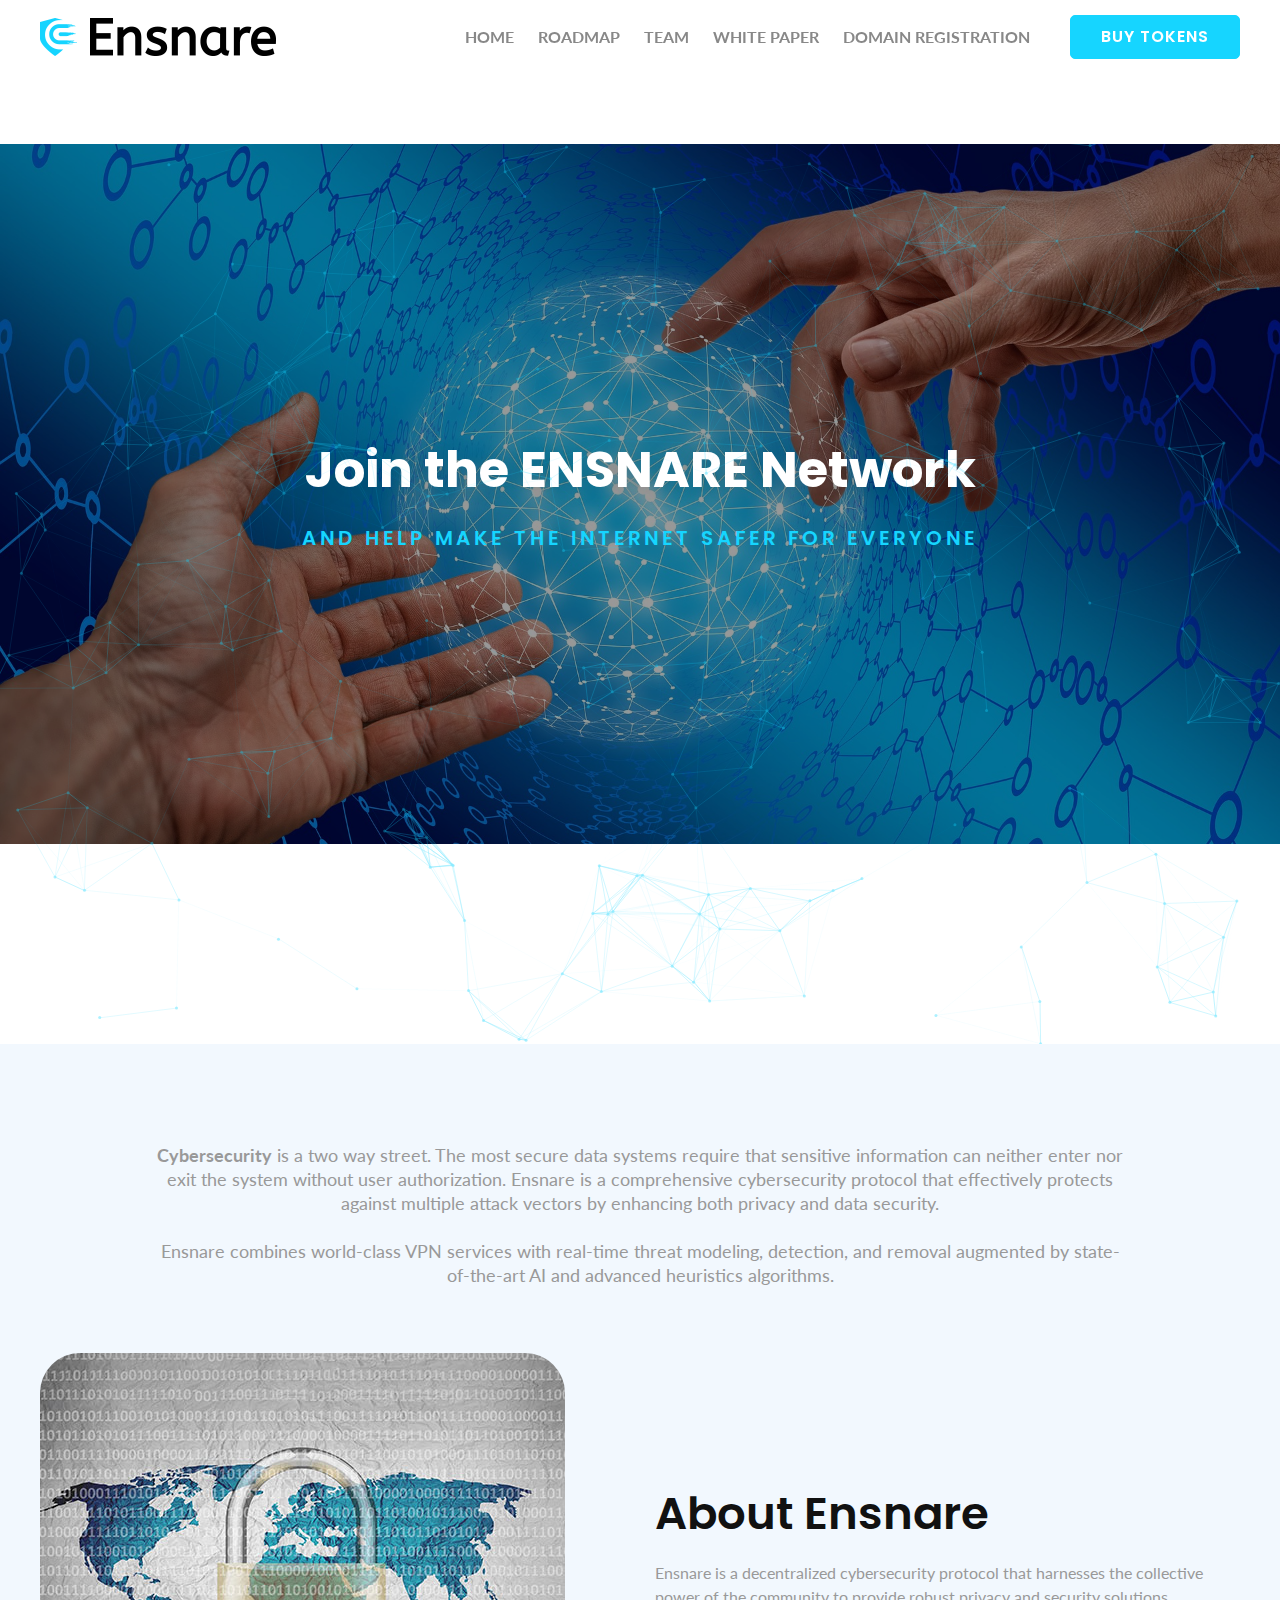
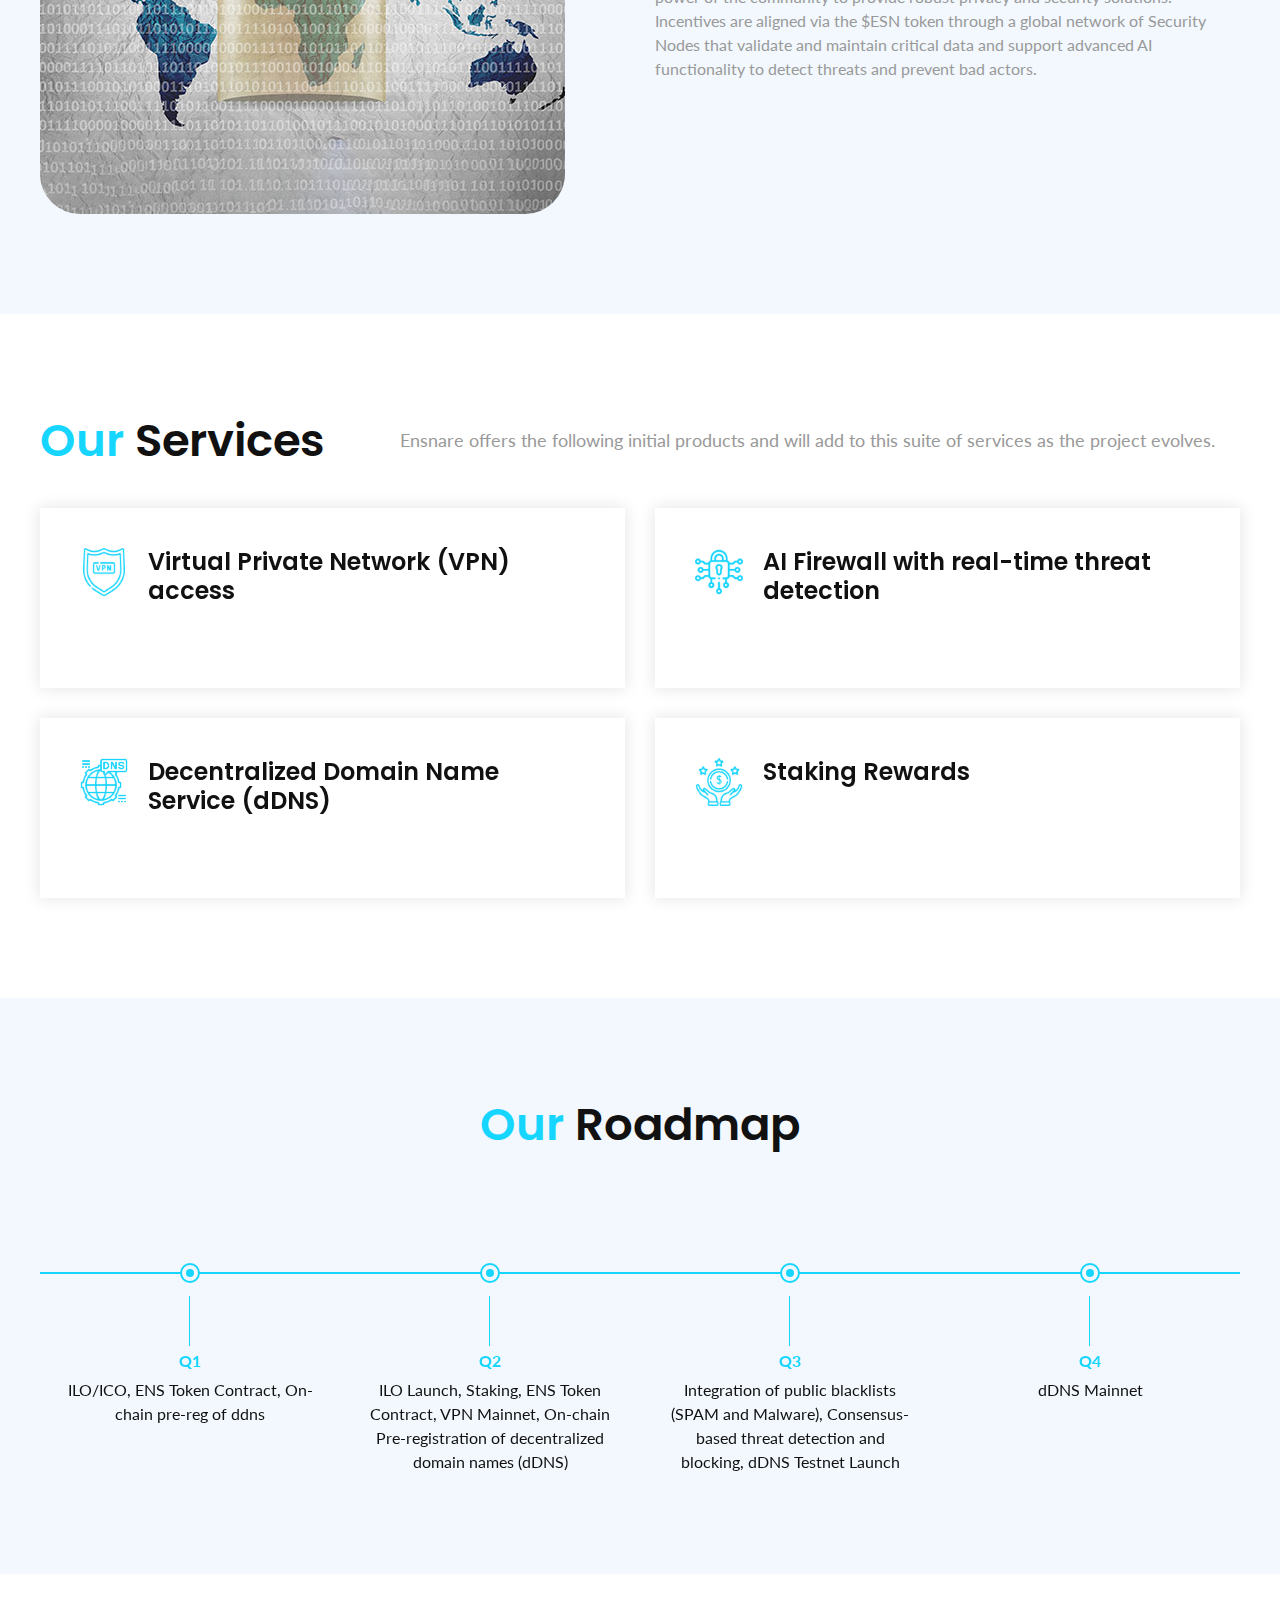
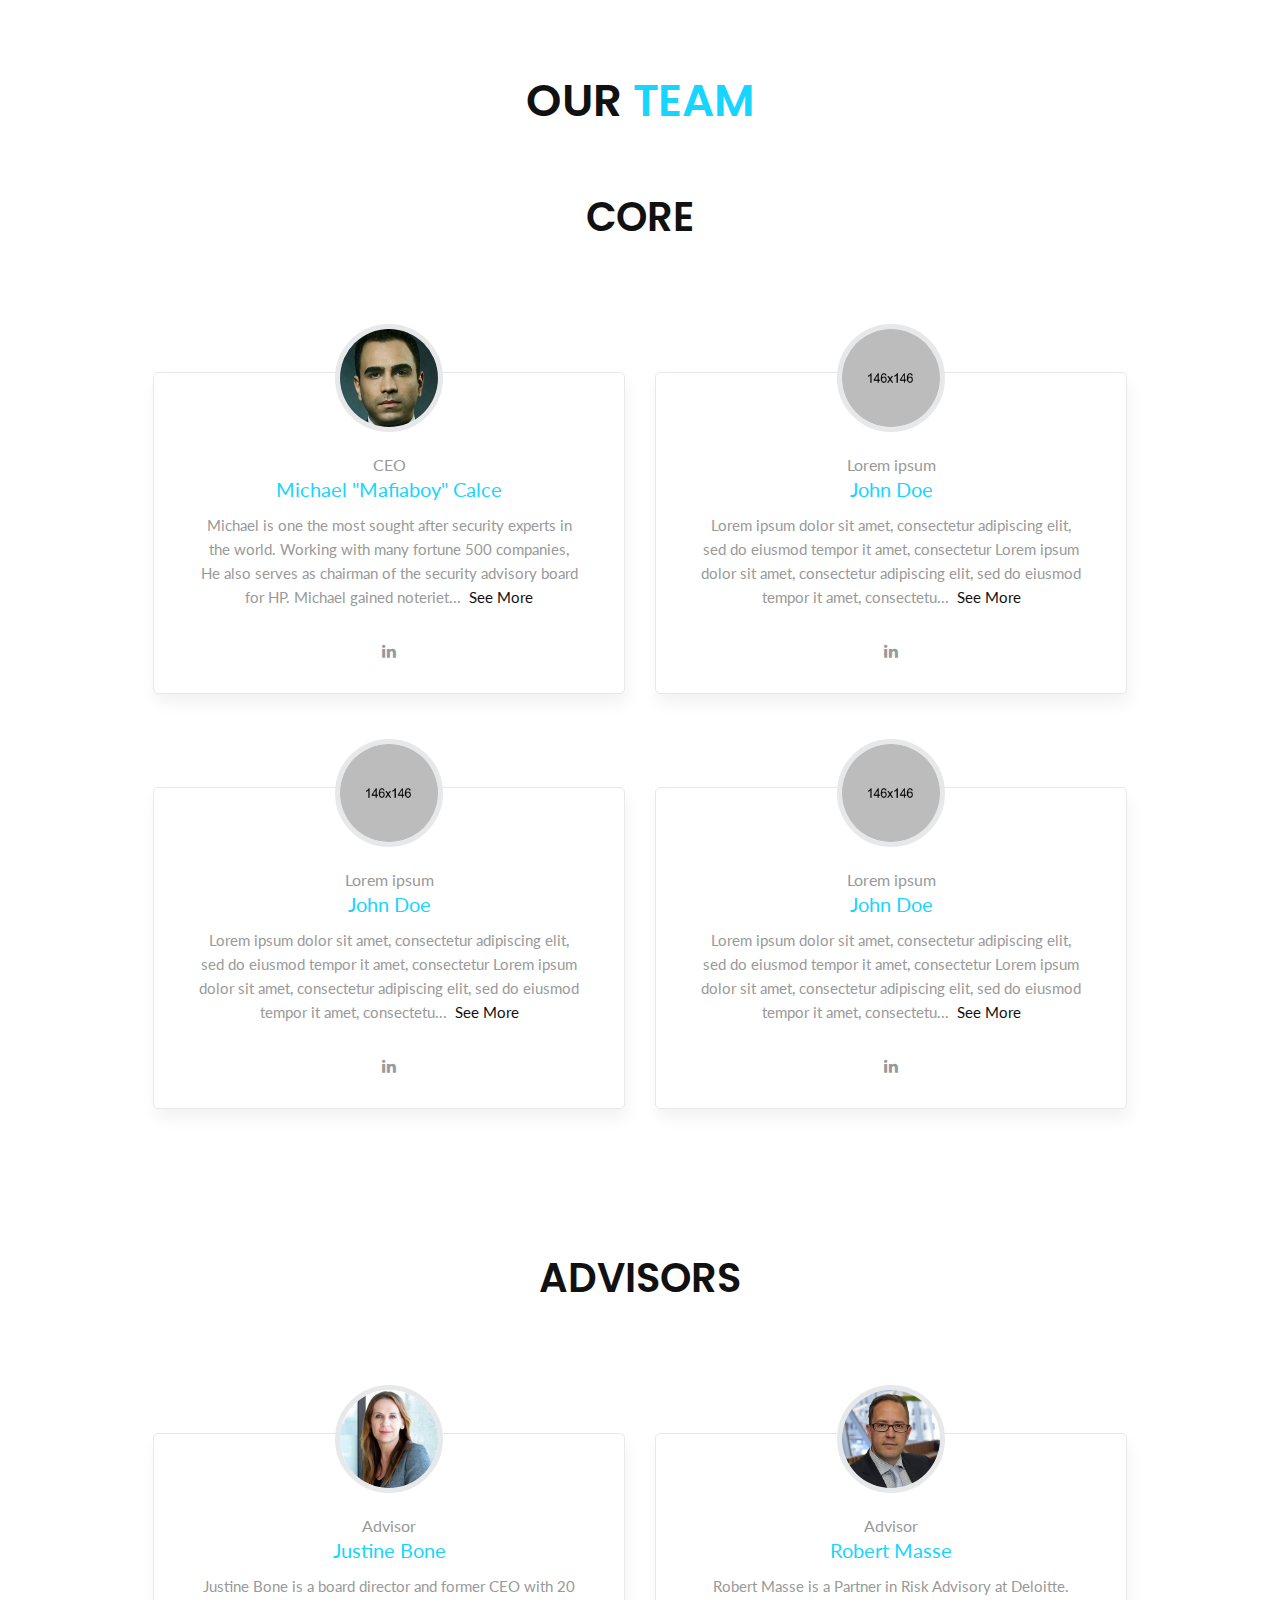
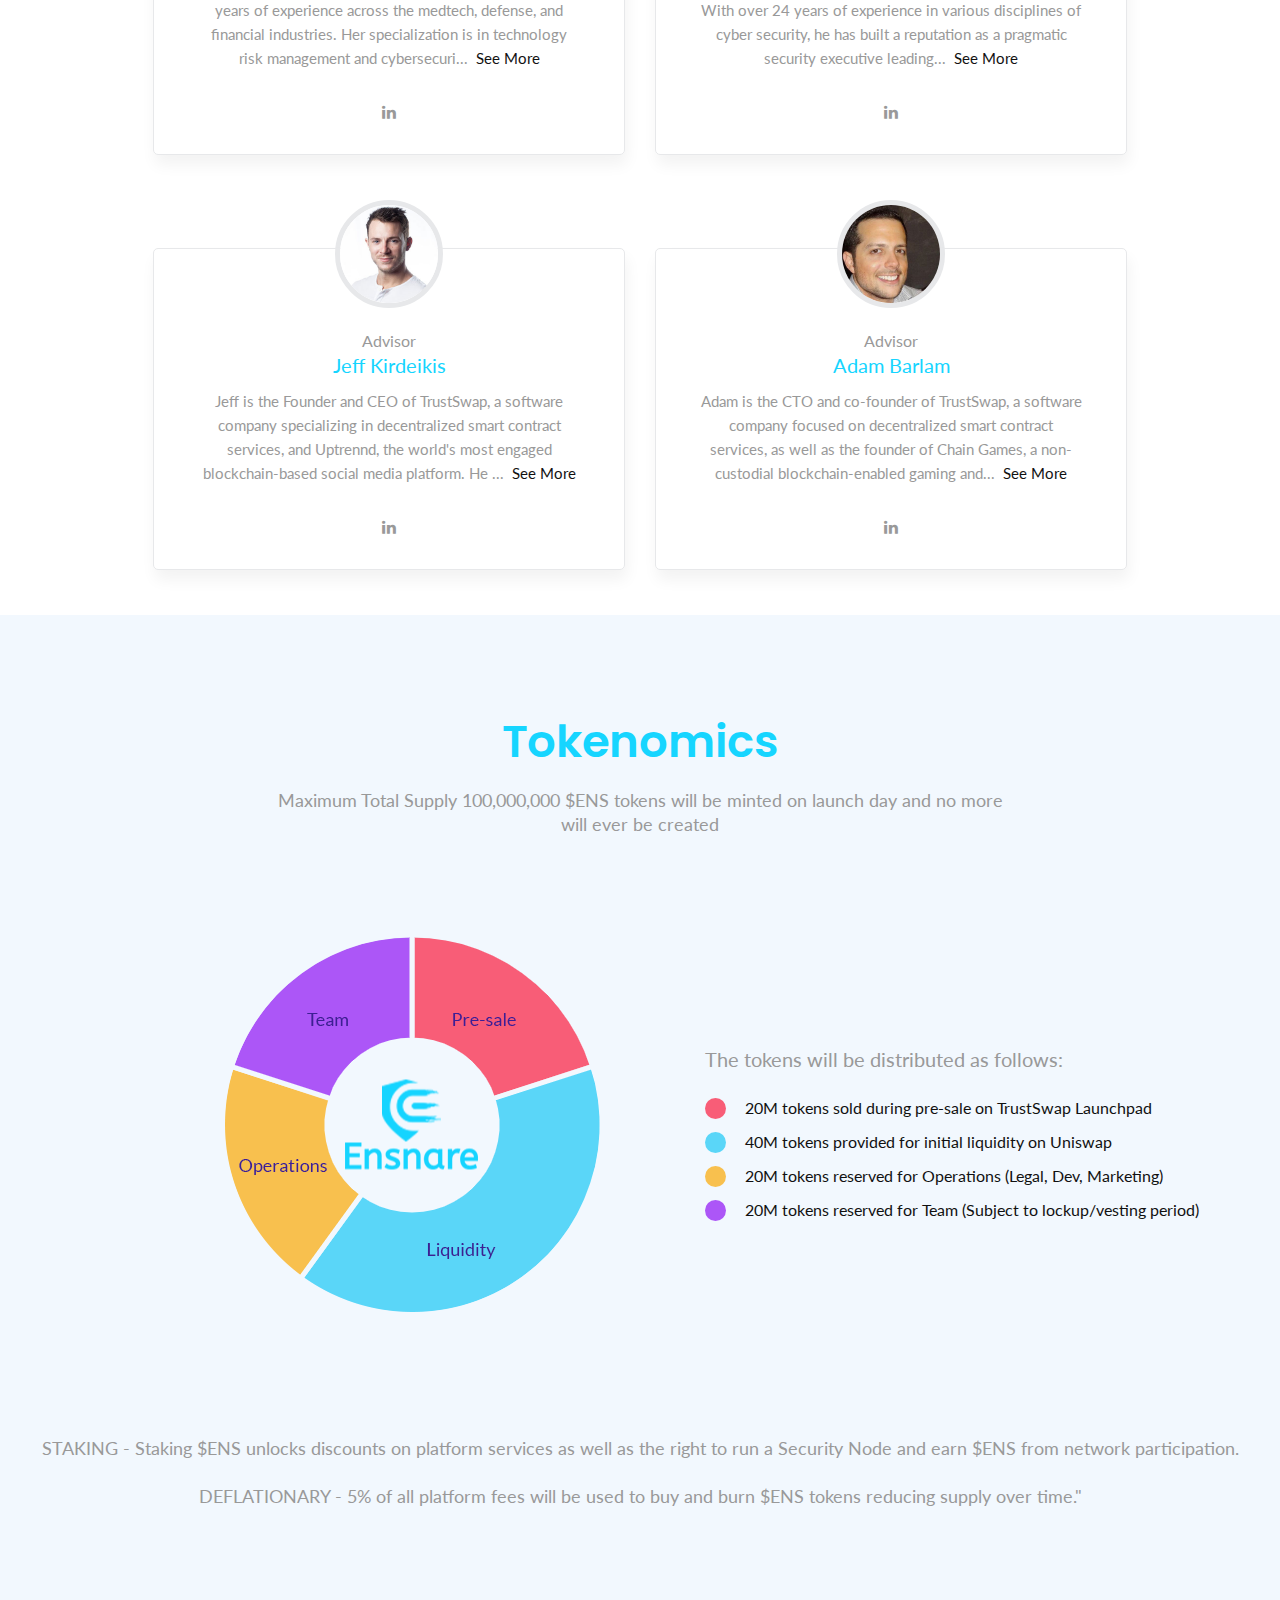
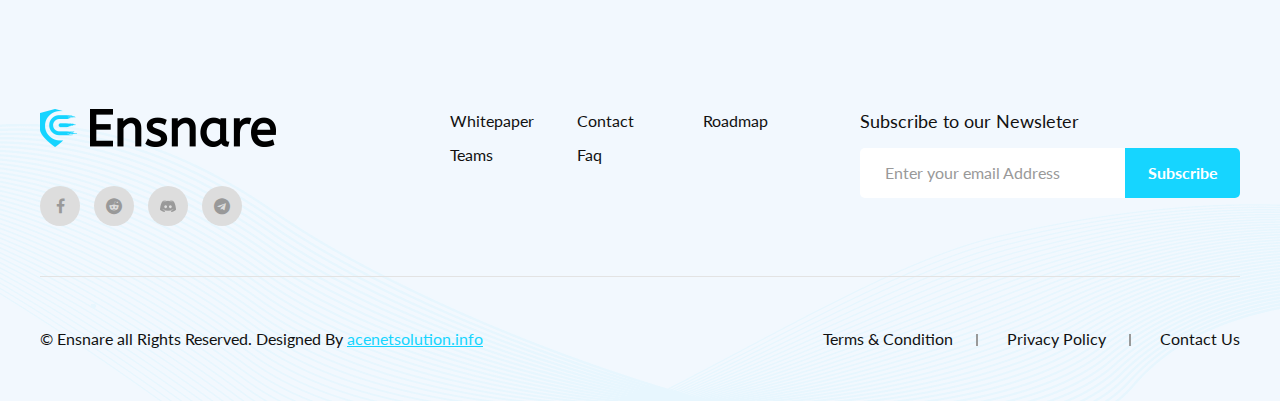
<file: index.html>
<!DOCTYPE html>
<html lang="en">
	<head>
	<!-- Basic Page Needs -->
    <meta charset="utf-8">
    <title>Ensnare</title>

	<!-- Mobile Specific Metas -->
    <meta name="viewport" content="width=device-width, initial-scale=1, maximum-scale=1">
    <link type="image/x-icon" href="images/fav-icon.png" rel="icon">
     <link rel="stylesheet" href="css/styleanimation.css">

    <!-- CSS -->
    <link rel="stylesheet" type="text/css" href="css/style.css">
    <link rel="stylesheet" type="text/css" href="css/color.css">
    <link rel="stylesheet" type="text/css" href="css/responsive.css">
	</head>
	<body>

		<!-- Start preloader -->
		<!-- <div id="preloader"></div> -->
		<!-- End preloader -->

		<!-- Top scroll -->
		<div class="top-scroll transition">
			<a href="#particle-canvas" class="scrollTo"><i class="fa fa-angle-up" aria-hidden="true"></i></a>
		</div>	
		<!-- Top scroll End -->

		<header class="transition">
			<div class="container">
				<div class="row flex-align">
					<div class="col-lg-4 col-md-3 col-8">
						<div class="logo">
							<a href="index.html"><img src="images/logo.png" class="transition" alt="Cryptcon"></a>
						</div>
					</div>
					<div class="col-lg-8 col-md-9 col-4 text-right">
						<div class="menu-toggle">
							<span></span>
						</div>
						<div class="menu">
							<ul class="d-inline-block">
								<li><a href="index.html">Home</a></li>
								<li><a href="#road-map">Roadmap</a></li>
								<li><a href="#team">Team</a></li>
								<li><a href="#">White Paper</a></li>
								<li><a href="https://domains.ensnare.org" target="_blank">Domain Registration</a></li>
							</ul>
							<div class="signin d-inline-block">
								<a href="#" class="btn">Buy Tokens</a>
							</div>
						</div>
					</div>
				</div>
			</div>
		</header>

		 <div class="hero-wrap" id="particle-canvas">
	    <div class="home-slider owl-carousel">
	      <div class="slider-item" style="background-image:url(images/bg_1.jpg);">
	      	<div class="overlay"></div>
	        <div class="container">
	          <div class="row no-gutters slider-text align-items-center justify-content-center">
		          <div class="col-md-8 ftco-animate">
		          	<div class="text w-100 text-center">
			            <h1 class="mb-4">Join the ENSNARE Network</h1>
			            <h2>AND HELP MAKE THE INTERNET SAFER FOR EVERYONE</h2>
		            </div>
		          </div>
		        </div>
	        </div>
	      </div>

	      <div class="slider-item" style="background-image:url(images/bg_2.jpg);">
	      	<div class="overlay"></div>
	        <div class="container">
	          <div class="row no-gutters slider-text align-items-center justify-content-center">
		          <div class="col-md-8 ftco-animate">
		          	<div class="text w-100 text-center">
			            <h1 class="mb-4">VPN Service</h1>
						<div>- Pay-per-use in real time</div>
						<div>- Global Network</div>
						<div>- Unlimited Devices</div>
		            </div>
		          </div>
		        </div>
	        </div>
	      </div>

	      <div class="slider-item" style="background-image:url(images/bg_3.jpg);">
	      	<div class="overlay"></div>
	        <div class="container">
	          <div class="row no-gutters slider-text align-items-center justify-content-center">
		          <div class="col-md-8 ftco-animate">
		          	<div class="text w-100 text-center">
			            <h1 class="mb-4">AI Threat Detection</h1>
						<div>- AI Threat Detection</div>
						<div>- Real-time Malware Blocker</div>
						<div>- On-chain blacklist</div>
		            </div>
		          </div>
		        </div>
	        </div>
	      </div>

	      <div class="slider-item" style="background-image:url(images/bg_4.jpg);">
	      	<div class="overlay"></div>
	        <div class="container">
	          <div class="row no-gutters slider-text align-items-center justify-content-center">
		          <div class="col-md-8 ftco-animate">
		          	<div class="text w-100 text-center">
			            <h1 class="mb-4">Decentralized DNS</h1>
						<div>- Decentralized Domains</div>
						<div>- dDNS Daemon</div>
						<div>- dDNS Domain Market</div>
						<div>- IPFS Hosting</div>
		            </div>
		          </div>
		        </div>
	        </div>
	      </div>
	    </div>
	  </div>

		<section class="about-part lightskyblue ptb-100">
			<div class="container">
				<div class="row">
					<div class="col-md-12">
						<div class="section-heading text-center pb-65">
							<p class="heading-des wow fadeInUp"><b>Cybersecurity</b> is a two way street. The most secure data systems require that sensitive information can neither enter nor exit the system without user authorization. Ensnare is a comprehensive cybersecurity protocol that effectively protects against multiple attack vectors by enhancing both privacy and data security.<br><br>

							Ensnare combines world-class VPN services with real-time threat modeling, detection, and removal augmented by state-of-the-art AI and advanced heuristics algorithms.</p>
						</div>
					</div>
				</div>
				<div class="row">
					<div class="col-md-6 wow fadeInLeft">
						<div class="about-img">
							<img src="images/about.jpg" alt="about">
						</div>
					</div>
					<div class="col-md-6 flex-align wow fadeInRight">
						<div class="about-content">
							<div class="section-heading">
								<h2 class="heading-title-2 pb-20">About Ensnare</h2>
								<p>Ensnare is a decentralized cybersecurity protocol that harnesses the collective power of the community to provide robust privacy and security solutions. Incentives are aligned via the $ESN token through a global network of Security Nodes that validate and maintain critical data and support advanced AI functionality to detect threats and prevent bad actors.</p>
							</div>
						</div>
					</div>
				</div>
			</div>
		</section>

		<section class="feature-part-2 pt-100">
			<div class="container">
				<div class="row">
					<div class="col-md-12">
						<div class="section-heading flex-align pb-40">
							<h2 class="heading-title-2 wow fadeInUp white-space pr-75"><span>Our</span> Services</h2>
							<p class="heading-des-2 wow fadeInUp">Ensnare offers the following initial products and will add to this suite of services as the project evolves.</p>
						</div>
					</div>
				</div>
				<div class="row">
					<div class="col-lg-6 col-md-6 wow fadeInUp mb-30">
						<div class="feature-box-2">
							<div class="frontend">
								<div class="feature-icon-2">
									<img src="images/vpn.png" alt="Safe & Secure">
								</div>
								<div class="feature-content">
									<h3 class="feature-title-2">Virtual Private Network (VPN) access</h3>
									
								</div>
								<div class="clear"></div>
							</div>
							<div class="backend">
								<p><b>VPN Client</b></p>
								<p>- Pay-per-use in real time</p>
								<p>- Global Network</p>
								<p>- Unlimited Devices</p>
							</div>
						</div>
					</div>
					
					<div class="col-lg-6 col-md-6 wow fadeInUp mb-30">
						<div class="feature-box-2">
							<div class="frontend">
								<div class="feature-icon-2">
									<img src="images/firewall.png" alt="Secure Storage">
								</div>
								<div class="feature-content">
									<h3 class="feature-title-2">AI Firewall with real-time threat detection</h3>
									
								</div>
								<div class="clear"></div>
							</div>
							<div class="backend">
								<p><b>AV/Firewall</b></p>
								<p>- AI Threat Detection</p>
								<p>- Real-time Malware Blocker</p>
								<p>- On-chain blacklist</p>
							</div>
						</div>
					</div>
					<div class="col-lg-6 col-md-6 wow fadeInUp mb-30">
						<div class="feature-box-2">
							<div class="frontend">
								<div class="feature-icon-2">
									<img src="images/dns.png" alt="Low Cost">
								</div>
								<div class="feature-content">
									<h3 class="feature-title-2">Decentralized Domain Name Service (dDNS)</h3>
									
								</div>
								<div class="clear"></div>
							</div>
							<div class="backend">
								<p><b>dDNS</b></p>
								<p>- Decentralized Domains</p>
								<p>- dDNS Daemon</p>
								<p>- dDNS Domain Market</p>
								<p>- IPFS Hosting</p>
							</div>
						</div>
					</div>
					<div class="col-lg-6 col-md-6 wow fadeInUp mb-30">
						<div class="feature-box-2">
							<div class="frontend">
								<div class="feature-icon-2">
									<img src="images/reward.png" alt="Several Profit">
								</div>
								<div class="feature-content">
									<h3 class="feature-title-2">Staking Rewards</h3>
									
								</div>
								<div class="clear"></div>
							</div>
							<div class="backend">
								<!--p><b>Security Node Daemon</b></p-->
								<p><b>Stake ENS to run a node earn rewards for</b></p>
								<p>- VPN Server Access</p>
								<p>- AI Threat Detection</p>
								<p>- dDNS Network Validation</p>
							</div>
						</div>
					</div>
				</div>
			</div>
		</section>

		<section class="roadmap-part lightskyblue ptb-100" id="road-map">
			<div class="container">
				<div class="row">
					<div class="col-md-12">
						<div class="section-heading text-center">
							<h2 class="heading-title-2 wow fadeInUp pb-20"><span>Our</span> Roadmap</h2>
							<!-- <p class="heading-des wow fadeInUp">Lorem Ipsum is simply dummy text of the printing and typesetting industry. Lorem Ipsum has been the industry's standard dummy text ever since the 1500s, when an unknown printer  Lorem Ipsum is simply dummy </p> -->
						</div>
					</div>
				</div>
				<div class="row">
					<div class="col-md-12">
						<div class="main-roadmap">
							<div class="row">
								<div class="col-md-12">
									<div class="h-border wow fadeInLeft"></div>
								</div>
							</div>
							<div class="row">
								<div class="col-md-12">
									<div class="roadmap-slider owl-carousel">
										<!--div class="roadmap wow fadeInLeft">
											<div class="roadmap-box text-center">
												<div class="map-graphic">
													<div class="small-round"><span></span></div>
													<div class="v-row"></div>
												</div>
												<div class="roadmap-detail-box">
													<div class="date-title">2021</div>
													<p class="roadmap-des">Lorem Ipsum has been the industry's standard dummy text </p>
												</div>
											</div>
										</div-->
										<div class="roadmap wow fadeInLeft">
											<div class="roadmap-box text-center">
												<div class="map-graphic">
													<div class="small-round"><span></span></div>
													<div class="v-row"></div>
												</div>
												<div class="roadmap-detail-box">
													<div class="date-title">Q1</div>
													<p class="roadmap-des">ILO/ICO, ENS Token Contract, On-chain pre-reg of ddns</p>
												</div>
											</div>
										</div>
										<div class="roadmap wow fadeInLeft">
											<div class="roadmap-box text-center">
												<div class="map-graphic">
													<div class="small-round"><span></span></div>
													<div class="v-row"></div>
												</div>
												<div class="roadmap-detail-box">
													<div class="date-title">Q2</div>
													<p class="roadmap-des">ILO Launch, Staking, ENS Token Contract, VPN Mainnet, On-chain Pre-registration of decentralized domain names (dDNS)</p>
												</div>
											</div>
										</div>
										<div class="roadmap wow fadeInLeft">
											<div class="roadmap-box text-center">
												<div class="map-graphic">
													<div class="small-round"><span></span></div>
													<div class="v-row"></div>
												</div>
												<div class="roadmap-detail-box">
													<div class="date-title">Q3</div>
													<p class="roadmap-des">Integration of public blacklists (SPAM and Malware), Consensus-based threat detection and blocking, dDNS Testnet Launch</p>
												</div>
											</div>
										</div>
										<div class="roadmap wow fadeInLeft">
											<div class="roadmap-box text-center">
												<div class="map-graphic">
													<div class="small-round"><span></span></div>
													<div class="v-row"></div>
												</div>
												<div class="roadmap-detail-box">
													<div class="date-title">Q4</div>
													<p class="roadmap-des">dDNS Mainnet</p>
												</div>
											</div>
										</div>
									</div>
								</div>
							</div>
						</div>
					</div>
				</div>
			</div>
		</section>

		<!-- <section class="team-part-2 ptb-100" id="team">
			<div class="container">
				<div class="row">
					<div class="col-md-12">
						<div class="section-heading flex-align pb-40">
							<h2 class="heading-title-2 wow fadeInUp white-space pr-75"><span>Our</span> Team</h2>
							<p class="heading-des-2 wow fadeInUp">Lorem Ipsum is simply dummy text of the printing and typesetting industry. Lorem Ipsum has been the industry's standard dummy text ever since the 1500s, when an unknown printer  Lorem Ipsum is simply dummy </p>
						</div>
					</div>
				</div>
				<div class="row">
					<div class="col-md-12">
						<div class="team-slider owl-carousel wow fadeInUp">
							<div class="team-slide-box">
								<div class="team-box-2">
									<div class="team-member-img">
										<a href="team.html"><img src="images/team-6.jpg" alt="John Doe"></a>
									</div>
									<div class="team-member-name">
										<a href="team.html">John Doe</a>
									</div>
								</div>
							</div>
							<div class="team-slide-box">
								<div class="team-box-2">
									<div class="team-member-img">
										<a href="team.html"><img src="images/team-6.jpg" alt="team member"></a>
									</div>
									<div class="team-member-name">
										<a href="team.html">John Doe</a>
									</div>
								</div>
							</div>
							<div class="team-slide-box">
								<div class="team-box-2">
									<div class="team-member-img">
										<a href="team.html"><img src="images/team-7.jpg" alt="team member"></a>
									</div>
									<div class="team-member-name">
										<a href="team.html">John Doe</a>
									</div>
								</div>
							</div>
							<div class="team-slide-box">
								<div class="team-box-2">
									<div class="team-member-img">
										<a href="team.html"><img src="images/team-8.jpg" alt="team member"></a>
									</div>
									<div class="team-member-name">
										<a href="team.html">John Doe</a>
									</div>
								</div>
							</div>
						</div>
					</div>
				</div>
			</div>
		</section> -->
		
		<section id="team" class="pt-100">
			<div class="container">

				<div class="row">
					<div class="col-md-12 wow fadeInUp">
						<div class="section-heading text-center pb-65">
							<!-- <label class="sub-heading">Team</label> -->
							<h2 class="heading-title-2">OUR <span>TEAM</span></h2>
						</div>
						<div class="section-heading text-center pb-65">
							<!-- <label class="sub-heading">Team</label> -->
							<h2 class="heading-title">CORE</h2>
						</div>
					</div>
				</div>
				<div class="row team-block">
					<div class="col-md-6 pb-45 wow fadeInUp">
						<div class="team-box advisors text-center">
							<div class="team-img">
								<a href="team.html"><img src="images/michael-ceo.jpg" alt="CEO"></a>
							</div>
							<div class="team-des">
								<p>CEO</p>
								<a href="team.html" class="member-name">Michael "Mafiaboy" Calce</a>
								<div class="member-des">Michael is one the most sought after security experts in the world. Working with many fortune 500 companies, He also serves as chairman of the security advisory board for HP. Michael gained noteriety in the year 2000 for launching one of the highest profile denial of services attacks in history, against e-commerce giants like Yahoo, Ebay, CNN and Dell.com. Since then Michael has made it his mission to raise awareness around cybersecurity and make the internet a safer place. President of Optimal Secure a pen testing firm and author of the award winning book "How I cracked the internet and why it's still broken".
								</div>
								<ul class="ptb-15">
									<li><a href="#"><i class="fa fa-linkedin" aria-hidden="true"></i></a></li>
								</ul>
							</div>
						</div>
					</div>
					<div class="col-md-6 pb-45 wow fadeInUp">
						<div class="team-box advisors text-center">
							<div class="team-img">
								<a href="team.html"><img src="images/team-2.jpg" alt="team member"></a>
							</div>
							<div class="team-des">
								<p>Lorem ipsum</p>
								<a href="team.html" class="member-name">John Doe</a>
								<p class="member-des">Lorem ipsum dolor sit amet, consectetur adipiscing elit, sed do eiusmod tempor it amet, consectetur Lorem ipsum dolor sit amet, consectetur adipiscing elit, sed do eiusmod tempor it amet, consectetur Lorem ipsum dolor sit amet, consectetur adipiscing elit, sed do eiusmod tempor it amet, consectetur</p>
								<ul class="ptb-15">
									<li><a href="#"><i class="fa fa-linkedin" aria-hidden="true"></i></a></li>
								</ul>
							</div>
						</div>
					</div>
					<div class="col-md-6 pb-45 wow fadeInUp">
						<div class="team-box advisors text-center">
							<div class="team-img">
								<a href="team.html"><img src="images/team-3.jpg" alt="team member"></a>
							</div>
							<div class="team-des">
								<p>Lorem ipsum</p>
								<a href="team.html" class="member-name">John Doe</a>
								<p class="member-des">Lorem ipsum dolor sit amet, consectetur adipiscing elit, sed do eiusmod tempor it amet, consectetur Lorem ipsum dolor sit amet, consectetur adipiscing elit, sed do eiusmod tempor it amet, consectetur Lorem ipsum dolor sit amet, consectetur adipiscing elit, sed do eiusmod tempor it amet, consectetur</p>
								<ul class="ptb-15">
									<li><a href="#"><i class="fa fa-linkedin" aria-hidden="true"></i></a></li>
								</ul>
							</div>
						</div>
					</div>
					<div class="col-md-6 pb-45 wow fadeInUp">
						<div class="team-box advisors text-center">
							<div class="team-img">
								<a href="team.html"><img src="images/team-3.jpg" alt="team member"></a>
							</div>
							<div class="team-des">
								<p>Lorem ipsum</p>
								<a href="team.html" class="member-name">John Doe</a>
								<p class="member-des">Lorem ipsum dolor sit amet, consectetur adipiscing elit, sed do eiusmod tempor it amet, consectetur Lorem ipsum dolor sit amet, consectetur adipiscing elit, sed do eiusmod tempor it amet, consectetur Lorem ipsum dolor sit amet, consectetur adipiscing elit, sed do eiusmod tempor it amet, consectetur</p>
								<ul class="ptb-15">
									<li><a href="#"><i class="fa fa-linkedin" aria-hidden="true"></i></a></li>
								</ul>
							</div>
						</div>
					</div>
				</div>
			</div>
			<div class="row">
					<div class="col-md-12 wow fadeInUp">
						<div class="section-heading text-center pb-65 pt-100">
							<!-- <label class="sub-heading">advisors</label> -->
							<h2 class="heading-title">ADVISORS</h2>
						</div>
					</div>
				</div>
				<div class="row team-block">
					<div class="col-md-6 pb-45 wow fadeInUp">
						<div class="team-box advisors text-center">
							<div class="team-img">
								<a href="team.html"><img src="images/justine-bone.jpg" alt=""></a>
							</div>
							<div class="team-des">
								<p>Advisor</p>
								<a href="team.html" class="member-name">Justine Bone</a>
								<p class="member-des">Justine Bone is a board director and former CEO with 20 years of experience across the medtech, defense, and financial industries. Her specialization is in technology risk management and cybersecurity. She advises companies and media organizations on various technology development and communications initiatives, helping develop new product lines and communications strategies to facilitate growth. Justine is currently Executive Chairperson of MedSec, a cybersecurity solutions provider for healthcare organizations. She is also a member of HP Inc.’s Security Advisory Board, Producer of the Pwnie Awards, a faculty member of IANS, and is Non-Executive Chairperson of the Miami Children Corporation. Justine has led as CEO of MedSec LLC and Immunity Inc, and as Chief Information Security Officer and Head of Infrastructure and Risk Management with Bloomberg L.P. and Dow Jones. Justine’s training was as a computer scientist and security researcher with New Zealand’s Government Communications Security Bureau</p>
								<ul class="ptb-15">
									<li><a href="#"><i class="fa fa-linkedin" aria-hidden="true"></i></a></li>
								</ul>
							</div>
						</div>
					</div>
					<div class="col-md-6 pb-45 wow fadeInUp">
						<div class="team-box advisors text-center">
							<div class="team-img">
								<a href="team.html"><img src="images/robert.jpg" alt=""></a>
							</div>
							<div class="team-des">
								<p>Advisor</p>
								<a href="team.html" class="member-name">Robert Masse</a>
								<p class="member-des">Robert Masse is a Partner in Risk Advisory at Deloitte. With over 24 years of experience in various disciplines of cyber security, he has built a reputation as a pragmatic security executive leading Digital transformations for his clients. Considered a thought leader in the industry, Robert has accumulated extensive experience in both strategic and operational security domains with a strong focus on incident response and advanced threat actors. Over his career, he has helped many clients with the development of various security programs such as incident response, cyber intelligence, and information security management. Robert has deep knowledge in assessing the operational security of organizations through offensive cyber security and red teaming engagements.</p>
								<ul class="ptb-15">
									<li><a href="#"><i class="fa fa-linkedin" aria-hidden="true"></i></a></li>
								</ul>
							</div>
						</div>
					</div>
					<div class="col-md-6 pb-45 wow fadeInUp">
						<div class="team-box advisors text-center">
							<div class="team-img">
								<a href="team.html"><img src="images/jeffshead.jpg" alt=""></a>
							</div>
							<div class="team-des">
								<p>Advisor</p>
								<a href="team.html" class="member-name">Jeff Kirdeikis</a>
								<p class="member-des">Jeff is the Founder and CEO of TrustSwap, a software company specializing in decentralized smart contract services, and Uptrennd, the world's most engaged blockchain-based social media platform. He is the host of The Bitcoin and Crypto Podcast and runs the world's most engaged FB crypto group.</p>
								<ul class="ptb-15">
									<li><a href="#"><i class="fa fa-linkedin" aria-hidden="true"></i></a></li>
								</ul>
							</div>
						</div>
					</div>
					<div class="col-md-6 pb-45 wow fadeInUp">
						<div class="team-box advisors text-center">
							<div class="team-img">
								<a href="team.html"><img src="images/adams-head.jpg" alt="team member"></a>
							</div>
							<div class="team-des">
								<p>Advisor</p>
								<a href="team.html" class="member-name">Adam Barlam</a>
								<p class="member-des">Adam is the CTO and co-founder of TrustSwap, a software company focused on decentralized smart contract services, as well as the founder of Chain Games, a non-custodial blockchain-enabled gaming and Esports platform. He was also the creator of decentralized social crypto apps Bravocoin and Rebuzz. Prior to jumping into the blockchain and crypto world, he worked as a Sr. Architect at GoDaddy and Intel.</p>
								<ul class="ptb-15">
									<li><a href="#"><i class="fa fa-linkedin" aria-hidden="true"></i></a></li>
								</ul>
							</div>
						</div>
					</div>
				</div>
			</div>
		</section>

		<section class="token-sale-2 lightskyblue ptb-100" id="tokensale-part">
			<div class="container">
				<div class="row">
					<div class="col-md-12">
						<div class="section-heading text-center">
							<h2 class="heading-title-2 wow fadeInUp pb-20"><span>Tokenomics</span></h2>
							<p class="heading-des wow fadeInUp">Maximum Total Supply 100,000,000 $ENS tokens will be minted on launch day and no more will ever be created</p>
						</div>
					</div>
				</div>
				<div class="row pt-100">
					<div class="col-lg-6 col-md-12 justify-center-r">
						<div class="token-graph w-100">
							<img src="images/pie.png">
							<!-- <div class='donut'>
						        <div data-lcolor="#f85d77">20M</div>
						        <div data-lcolor="#5ad6f8">40M</div>
						        <div data-lcolor="#f8c04e">20M</div>
						        <div data-lcolor="#ac56f7">20M</div>
						    </div>
					        <div class="graph-logo">
					        	<img src="images/graph-logo.png" alt="cryptoz">
					        </div> -->
						</div>
					</div>
					<div class="col-lg-6 col-md-12 flex-align">

						<div class="token-graphic-detail wow fadeInRight">
							<p class="lead pb-20"><b>The tokens will be distributed as follows:</b></p>
							<ul>
								<li class="color-code-1">20M tokens sold during pre-sale on TrustSwap Launchpad</li>
								<li class="color-code-2">40M tokens provided for initial liquidity on Uniswap</li>
								<li class="color-code-3">20M tokens reserved for Operations (Legal, Dev, Marketing)</li>
								<li class="color-code-4">20M tokens reserved for Team (Subject to lockup/vesting period)</li>
							</ul>
						</div>
					</div>
				</div>
				<div class="row pt-100">
					<div class="col-md-12">
						<div class="section-heading text-center heading-des-2">
							<p class="wow fadeInUp">STAKING - Staking $ENS unlocks discounts on platform services as well as the right to run a Security Node and earn $ENS from network participation.</p><br>
							<p class="wow fadeInUp">DEFLATIONARY - 5% of all platform fees will be used to buy and burn $ENS tokens reducing supply over time."</p>
						</div>
						<!-- <div class="section-heading text-center heading-des-2">
							<p class="wow fadeInUp">$ENS is a deflationary currency meaning that the supply will be reduced over time. 5% of all platform fees will be converted to ENS and burned.</p>
							<p class="wow fadeInUp">Staking $ENS unlocks access to discounts on platform services as well as the right to run a Security Node and earn $ENS from network participation.</p>
						</div> -->
					</div>
				</div>
			</div>
		</section>

		<footer class="bg-pattern lightskyblue ptb-100">
			<div class="container">
				<div class="footer">
					<div class="row">
						<div class="col-lg-4 col-md-6">
							<div class="footer-logo pb-25">
							<a href="index.html"><img src="images/logo.png" alt="Cryptcon"></a>
						</div>
							<div class="footer-icon">
								<ul>
									<li><a href="#"><i class="fa fa-facebook" aria-hidden="true"></i></a></li>
									<li><a href="#"><i class="fa fa-reddit" aria-hidden="true"></i></a></li>
									<li class="discord"><a href="#"><span class="discord-icon"></span></a></li>
									<li><a href="#"><i class="fa fa-telegram" aria-hidden="true"></i></a></li>
								</ul>
							</div>
						</div>
						<div class="col-lg-4 col-md-6">
							<div class="footer-link">
								<ul>
									<li><a href="#">Whitepaper</a></li>
									<li><a href="contact.html">Contact</a></li>
									<li><a href="roadmap.html">Roadmap</a></li>
									<li><a href="team.html">Teams</a></li>
									<li><a href="faq.html">Faq</a></li>
								</ul>
							</div>
						</div>
						<div class="col-lg-4 col-md-6">
							<div class="subscribe">
								<div class="form-group">
								    <label>Subscribe to our Newsleter</label>
								    <input type="email" class="form-control" placeholder="Enter your email Address">
								    <input type="submit" name="submit" value="Subscribe" class="submit">
								</div>
							</div>
						</div>
					</div>
				</div>
				<div class="copyright">
					<div class="row">
						<div class="col-lg-6">
							<p>© Ensnare all Rights Reserved. Designed By <a href="http://acenetsolution.info/">acenetsolution.info</a></p>
						</div>
						<div class="col-lg-6">
							<ul>
								<li><a href="#">Terms & Condition</a></li>
								<li><a href="#">Privacy Policy</a></li>
								<li><a href="contact.html">Contact Us</a></li>
							</ul>
						</div>
					</div>
				</div>
			</div>
		</footer>
	
    
		<script src="js/jquery-3.4.1.min.js"></script>
		<script src="js/bootstrap.min.js"></script>
		<script src="js/canvas.js"></script>
		<script src="js/owl.carousel.min.js"></script>
		<script src="js/snap.svg-min.js"></script>
		<script src="js/jquery.listtopie.min.js"></script>
		<script src="js/animation.js"></script>
		<script src="js/custom.js"></script>
		<script>
			var showChar = 198;
var ellipsestext = "...";
var moretext = "See More";
var lesstext = "See Less";
$('.member-des').each(function () {
    var content = $(this).html();
    if (content.length > showChar) {
        var show_content = content.substr(0, showChar);
        var hide_content = content.substr(showChar, content.length - showChar);
        var html = show_content + '<span class="moreelipses">' + ellipsestext + '</span><span class="remaining-content"><span>' + hide_content + '</span>&nbsp;&nbsp;<a href="" class="morelink">' + moretext + '</a></span>';
        $(this).html(html);
    }
});

$(".morelink").click(function () {
    if ($(this).hasClass("less")) {
        $(this).removeClass("less");
        $(this).html(moretext);
    } else {
        $(this).addClass("less");
        $(this).html(lesstext);
    }
    $(this).parent().prev().toggle();
    $(this).prev().toggle();
    return false;
});
		</script>
	</body>

</html>
</file>
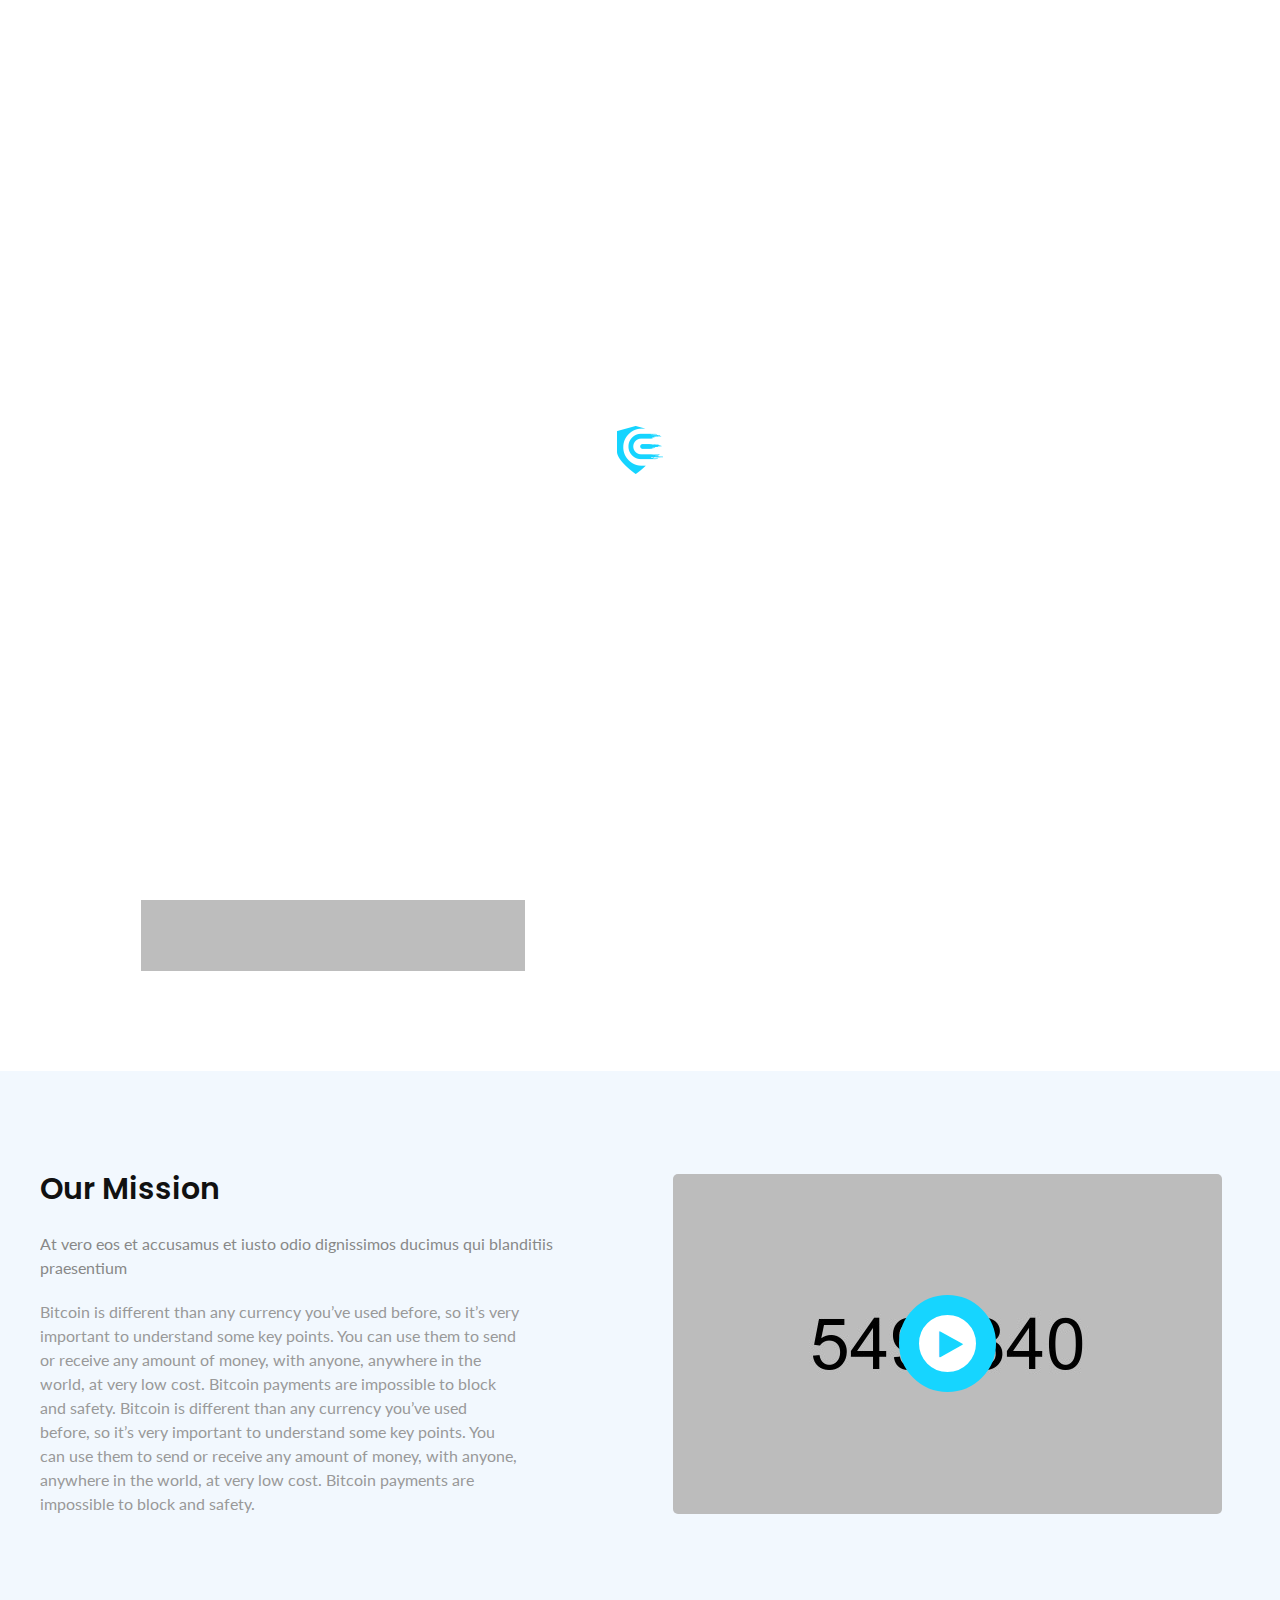
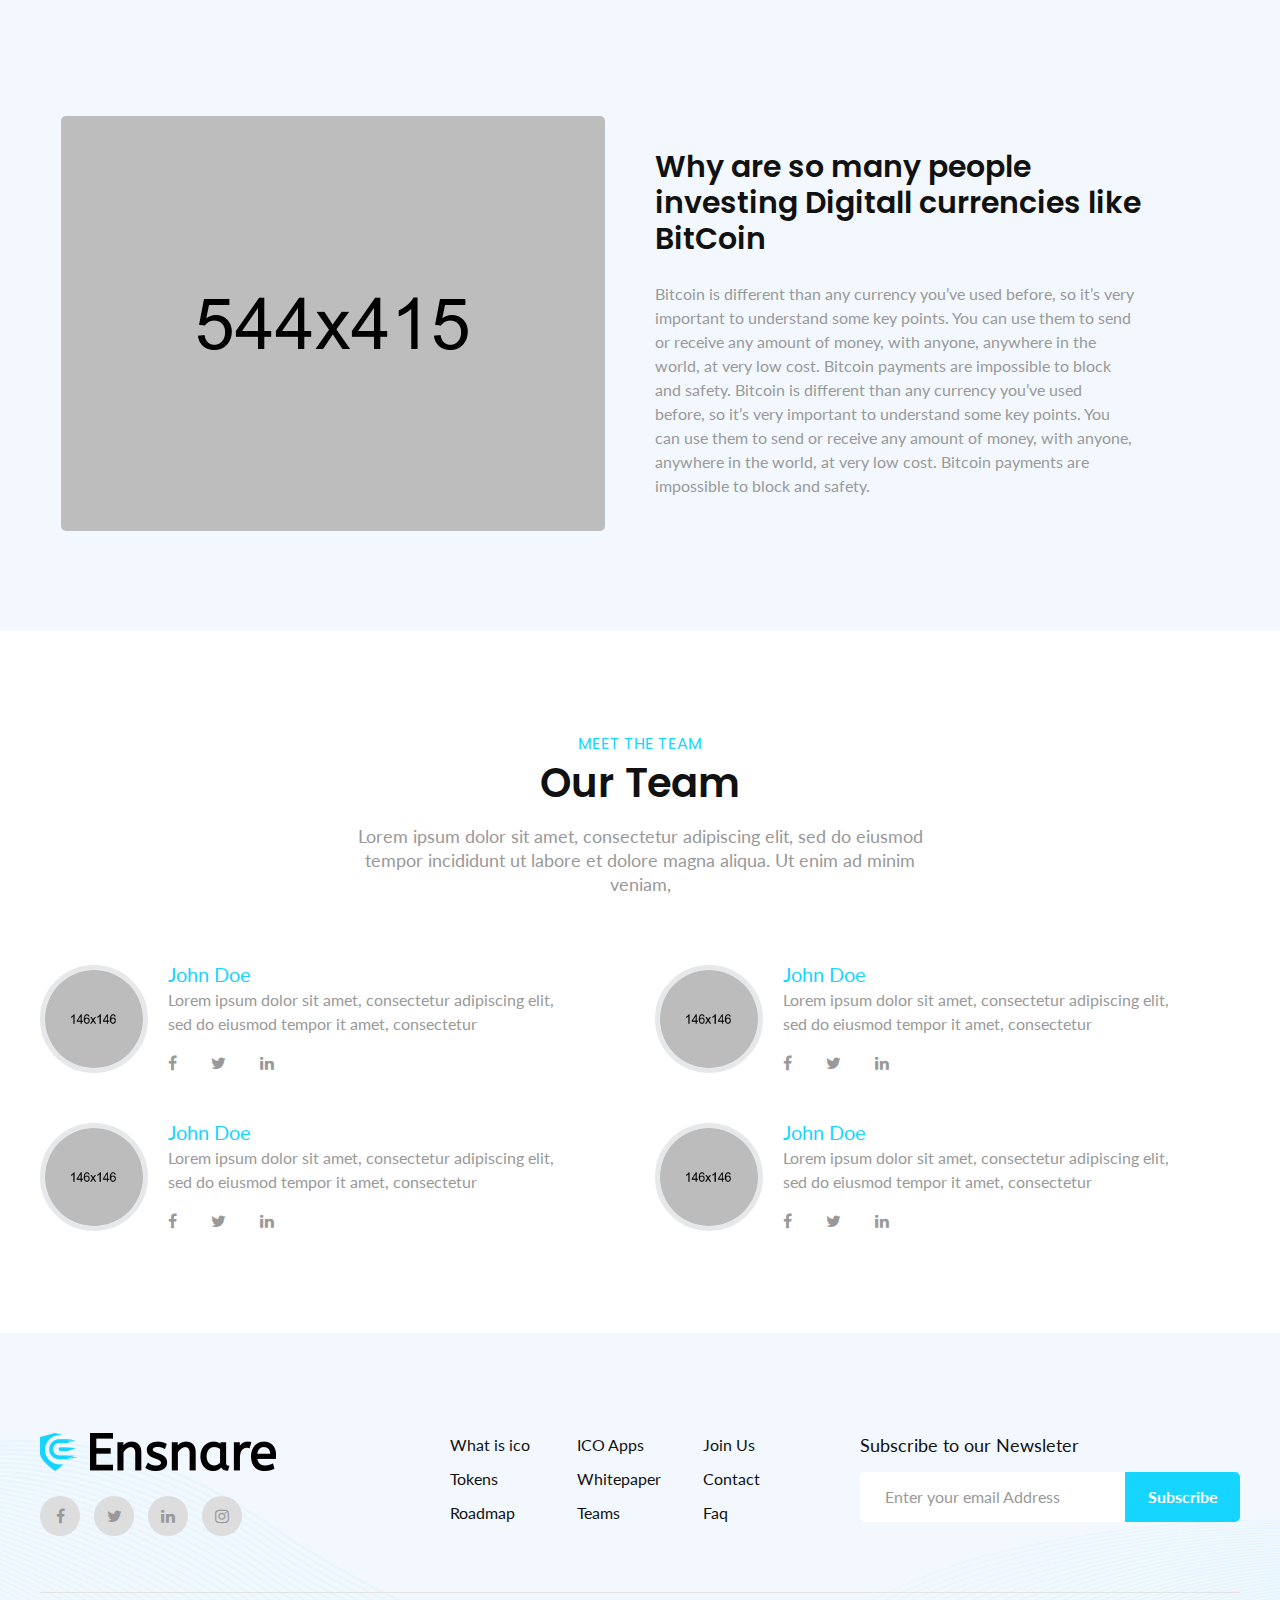
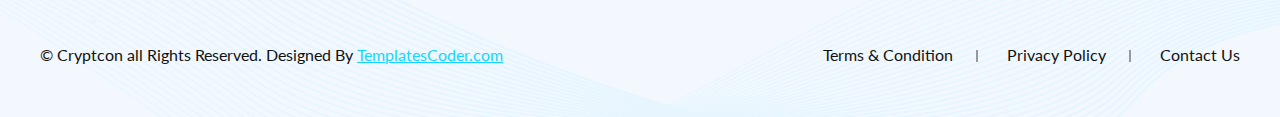
<file: about.html>
<!DOCTYPE html>
<html lang="en">
	<head>
	<!-- Basic Page Needs -->
    <meta charset="utf-8">
    <title>Cryptcon</title>

	<!-- Mobile Specific Metas -->
    <meta name="viewport" content="width=device-width, initial-scale=1, maximum-scale=1">
    <link type="image/x-icon" href="images/fav-icon.png" rel="icon">

    <!-- CSS -->
    <link rel="stylesheet" type="text/css" href="css/style.css">
    <link rel="stylesheet" type="text/css" href="css/color.css">
    <link rel="stylesheet" type="text/css" href="css/responsive.css">
	</head>
	<body>

		<!-- Start preloader -->
		<div id="preloader"></div>
		<!-- End preloader -->

		<!-- Top scroll -->
		<div class="top-scroll transition">
			<a href="#banner" class="scrollTo"><i class="fa fa-angle-up" aria-hidden="true"></i></a>
		</div>	
		<!-- Top scroll End -->

		<header class="transition">
			<div class="container">
				<div class="row flex-align">
					<div class="col-lg-4 col-md-3 col-8">
						<div class="logo">
							<a href="index.html"><img src="images/logo.png" class="transition" alt="Cryptcon"></a>
						</div>
					</div>
					<div class="col-lg-8 col-md-9 col-4 text-right">
						<div class="menu-toggle">
							<span></span>
						</div>
						<div class="menu">
							<ul class="d-inline-block">
								<li class="mega-menu">
									<span class="opener plus"></span>
									<a href="index.html">Home</a>
									<ul class="transition">
										<li><a href="index.html">Home One</a></li>
										<li><a href="index-2.html">Home Two</a></li>
									</ul>
								</li>
								<li class="mega-menu">
									<span class="opener plus"></span>
									<a href="about.html">Pages</a>
									<ul class="transition">
										<li><a href="about.html">About</a></li>
										<li><a href="blog-list.html">Blog</a></li>
										<li><a href="token-sale.html">Token Sale</a></li>
										<li><a href="contact.html">Contact</a></li>
										<li><a href="faq.html">FAQ</a></li>
										<li><a href="404.html">404 Page</a></li>
									</ul>
								</li>
								<li><a href="feature.html">Feature</a></li>
								<li><a href="roadmap.html">Roadmap</a></li>
								<li><a href="team.html">Team</a></li>
							</ul>
							<div class="signin d-inline-block">
								<a href="#" class="btn">Sign in</a>
							</div>
						</div>
					</div>
				</div>
			</div>
		</header>

		<section class="sub-page-banner parallax" id="banner">
			<div class="container">
				<div class="row">
					<div class="col-md-12">
						<div class="page-banner text-center">
							<h1 class="sub-banner-title">About us</h1>
							<ul>
								<li><a href="index.html">Home</a></li>
								<li>About us</li>
							</ul>
						</div>
					</div>
				</div>
			</div>
		</section>

		<section class="about-main ptb-100">
			<div class="container">
				<div class="row">
					<div class="col-lg-6 col-md-12 text-center flex-align justify-center order-r-2 wow fadeInLeft">
						<div class="work-box w-100">
							<div class="work-box-bg"></div>
							<img src="images/work-process.png" class="rotation-img" alt="Work Process">
						</div>
					</div>
					<div class="col-lg-6 col-md-12 flex-align order-r-1 mb-r-30 wow fadeInRight">
						<div class="work-box">
							<h3 class="work-process-title pb-25">We’ve built a platform to buy and sell shares.</h3>
							<p class="work-des pb-20">Lorem Ipsum is simply dummy text of the printing and typesetting industry. Lorem Ipsum has been the industry's standard dummy text ever since the 1500s, when an unknown printer </p>

							<ul class="check-list">
								<li><span><i class="fa fa-check" aria-hidden="true"></i></span> <p>Lorem Ipsum is simply dummy text of the printing and typesetting</p></li>
								<li><span><i class="fa fa-check" aria-hidden="true"></i></span> <p>Lorem Ipsum is simply dummy text of the printing and typesetting</p></li>
								<li><span><i class="fa fa-check" aria-hidden="true"></i></span> <p>Lorem Ipsum is simply dummy text of the printing and typesetting</p></li>
							</ul>
						</div>
					</div>
				</div>
			</div>
		</section>

		<section class="about-main lightskyblue ptb-100">
			<div class="container">
				<div class="row">
					<div class="col-lg-6 col-md-12 flex-align mb-r-30 wow fadeInLeft">
						<div class="work-box">
							<h3 class="work-process-title pb-25">Our Mission</h3>
							<p class="about-des pb-20">At vero eos et accusamus et iusto odio dignissimos ducimus qui blanditiis praesentium </p>

							<p class="work-des grey">Bitcoin is different than any currency you’ve used before, so it’s very important to understand some key points. You can use them to send or receive any amount of money, with anyone, anywhere in the world, at very low cost. Bitcoin payments are impossible to block and safety. Bitcoin is different than any currency you’ve used before, so it’s very important to understand some key points. You can use them to send or receive any amount of money, with anyone, anywhere in the world, at very low cost. Bitcoin payments are impossible to block and safety.</p>
						</div>
					</div>
					<div class="col-lg-6 col-md-12 text-center flex-align justify-center wow fadeInRight">
						<div class="work-box">
							<img src="images/about-1.jpg" alt="Work Process">
							<a href="javascript:void(0)" class="play-icon" data-toggle="modal" data-target="#form">
								<span>
									<i class="fa fa-play" aria-hidden="true"></i>
								</span>
							</a>
							<div class="modal fade" id="form" tabindex="-1" role="dialog" aria-hidden="true">
							  	<div class="modal-dialog modal-dialog-centered" role="document">
							    	<div class="modal-content">
							        	<button type="button" class="close" data-dismiss="modal" aria-label="Close">
							          		<span aria-hidden="true">&times;</span>
							        	</button>
							        	<iframe class="video-play" src="https://www.youtube.com/embed/tt7gP_IW-1w" allowfullscreen></iframe>
							    	</div>
							  	</div>
							</div>
						</div>
					</div>
				</div>
			</div>
		</section>

		<section class="about-main lightskyblue ptb-100">
			<div class="container">
				<div class="row">
					<div class="col-lg-6 col-md-12 text-center flex-align justify-center order-r-2 wow fadeInLeft">
						<div class="work-box">
							<img src="images/about-2.png" alt="Work Process">
						</div>
					</div>
					<div class="col-lg-6 col-md-12 flex-align mb-r-30 order-r-1 wow fadeInRight">
						<div class="work-box">
							<h3 class="work-process-title pb-25">Why are so many people investing Digitall currencies like BitCoin</h3>

							<p class="work-des grey">Bitcoin is different than any currency you’ve used before, so it’s very important to understand some key points. You can use them to send or receive any amount of money, with anyone, anywhere in the world, at very low cost. Bitcoin payments are impossible to block and safety. Bitcoin is different than any currency you’ve used before, so it’s very important to understand some key points. You can use them to send or receive any amount of money, with anyone, anywhere in the world, at very low cost. Bitcoin payments are impossible to block and safety.</p>
						</div>
					</div>
				</div>
			</div>
		</section>

		<section class="team-part pt-100 pb-55">
			<div class="container">
				<div class="row">
					<div class="col-md-12 wow fadeInUp">
						<div class="section-heading text-center pb-65">
							<label class="sub-heading">meet the team</label>
							<h2 class="heading-title">Our Team</h2>
							<p class="heading-des">Lorem ipsum dolor sit amet, consectetur adipiscing elit, sed do eiusmod tempor incididunt ut labore et dolore magna aliqua. Ut enim ad minim veniam,</p>
						</div>
					</div>
				</div>
				<div class="row">
					<div class="col-md-6 wow fadeInLeft pb-45">
						<div class="team-box flex-align">
							<div class="team-img">
								<a href="team.html"><img src="images/team-1.jpg" alt="team member"></a>
							</div>
							<div class="team-des">
								<a href="team.html" class="member-name">John Doe</a>
								<p class="member-des">Lorem ipsum dolor sit amet, consectetur adipiscing elit, sed do eiusmod tempor it amet, consectetur</p>
								<ul class="pt-15">
									<li><a href="#"><i class="fa fa-facebook" aria-hidden="true"></i></a></li>
									<li><a href="#"><i class="fa fa-twitter" aria-hidden="true"></i></a></li>
									<li><a href="#"><i class="fa fa-linkedin" aria-hidden="true"></i></a></li>
								</ul>
							</div>
						</div>
					</div>
					<div class="col-md-6 pb-45 wow fadeInRight">
						<div class="team-box flex-align">
							<div class="team-img">
								<a href="team.html"><img src="images/team-2.jpg" alt="team member"></a>
							</div>
							<div class="team-des">
								<a href="team.html" class="member-name">John Doe</a>
								<p class="member-des">Lorem ipsum dolor sit amet, consectetur adipiscing elit, sed do eiusmod tempor it amet, consectetur</p>
								<ul class="pt-15">
									<li><a href="#"><i class="fa fa-facebook" aria-hidden="true"></i></a></li>
									<li><a href="#"><i class="fa fa-twitter" aria-hidden="true"></i></a></li>
									<li><a href="#"><i class="fa fa-linkedin" aria-hidden="true"></i></a></li>
								</ul>
							</div>
						</div>
					</div>
					<div class="col-md-6 wow fadeInLeft pb-45">
						<div class="team-box flex-align">
							<div class="team-img">
								<a href="team.html"><img src="images/team-3.jpg" alt="team member"></a>
							</div>
							<div class="team-des">
								<a href="team.html" class="member-name">John Doe</a>
								<p class="member-des">Lorem ipsum dolor sit amet, consectetur adipiscing elit, sed do eiusmod tempor it amet, consectetur</p>
								<ul class="pt-15">
									<li><a href="#"><i class="fa fa-facebook" aria-hidden="true"></i></a></li>
									<li><a href="#"><i class="fa fa-twitter" aria-hidden="true"></i></a></li>
									<li><a href="#"><i class="fa fa-linkedin" aria-hidden="true"></i></a></li>
								</ul>
							</div>
						</div>
					</div>
					<div class="col-md-6 pb-45 wow fadeInRight">
						<div class="team-box flex-align">
							<div class="team-img">
								<a href="team.html"><img src="images/team-4.jpg" alt="team member"></a>
							</div>
							<div class="team-des">
								<a href="team.html" class="member-name">John Doe</a>
								<p class="member-des">Lorem ipsum dolor sit amet, consectetur adipiscing elit, sed do eiusmod tempor it amet, consectetur</p>
								<ul class="pt-15">
									<li><a href="#"><i class="fa fa-facebook" aria-hidden="true"></i></a></li>
									<li><a href="#"><i class="fa fa-twitter" aria-hidden="true"></i></a></li>
									<li><a href="#"><i class="fa fa-linkedin" aria-hidden="true"></i></a></li>
								</ul>
							</div>
						</div>
					</div>
				</div>
			</div>
		</section>

		<footer class="bg-pattern lightskyblue ptb-100">
			<div class="container">
				<div class="footer">
					<div class="row">
						<div class="col-lg-4 col-md-6">
							<div class="footer-logo pb-25">
							<a href="index.html"><img src="images/logo.png" alt="Cryptcon"></a>
						</div>
							<div class="footer-icon">
								<ul>
									<li><a href="#"><i class="fa fa-facebook" aria-hidden="true"></i></a></li>
									<li><a href="#"><i class="fa fa-twitter" aria-hidden="true"></i></a></li>
									<li><a href="#"><i class="fa fa-linkedin" aria-hidden="true"></i></a></li>
									<li><a href="#"><i class="fa fa-instagram" aria-hidden="true"></i></a></li>
								</ul>
							</div>
						</div>
						<div class="col-lg-4 col-md-6">
							<div class="footer-link">
								<ul>
									<li><a href="#">What is ico</a></li>
									<li><a href="#">ICO Apps</a></li>
									<li><a href="#">Join Us</a></li>
									<li><a href="token-sale.html">Tokens</a></li>
									<li><a href="#">Whitepaper</a></li>
									<li><a href="contact.html">Contact</a></li>
									<li><a href="roadmap.html">Roadmap</a></li>
									<li><a href="team.html">Teams</a></li>
									<li><a href="faq.html">Faq</a></li>
								</ul>
							</div>
						</div>
						<div class="col-lg-4 col-md-6">
							<div class="subscribe">
								<div class="form-group">
								    <label>Subscribe to our Newsleter</label>
								    <input type="email" class="form-control" placeholder="Enter your email Address">
								    <input type="submit" name="submit" value="Subscribe" class="submit">
								</div>
							</div>
						</div>
					</div>
				</div>
				<div class="copyright">
					<div class="row">
						<div class="col-lg-6">
							<p>© Cryptcon all Rights Reserved. Designed By <a href="https://templatescoder.com/">TemplatesCoder.com</a></p>
						</div>
						<div class="col-lg-6">
							<ul>
								<li><a href="#">Terms & Condition</a></li>
								<li><a href="#">Privacy Policy</a></li>
								<li><a href="contact.html">Contact Us</a></li>
							</ul>
						</div>
					</div>
				</div>
			</div>
		</footer>
	
		<script src="js/jquery-3.4.1.min.js"></script>
		<script src="js/bootstrap.min.js"></script>
		<script src="js/animation.js"></script>
		<script src="js/custom.js"></script>
		
	</body>

</html>
</file>
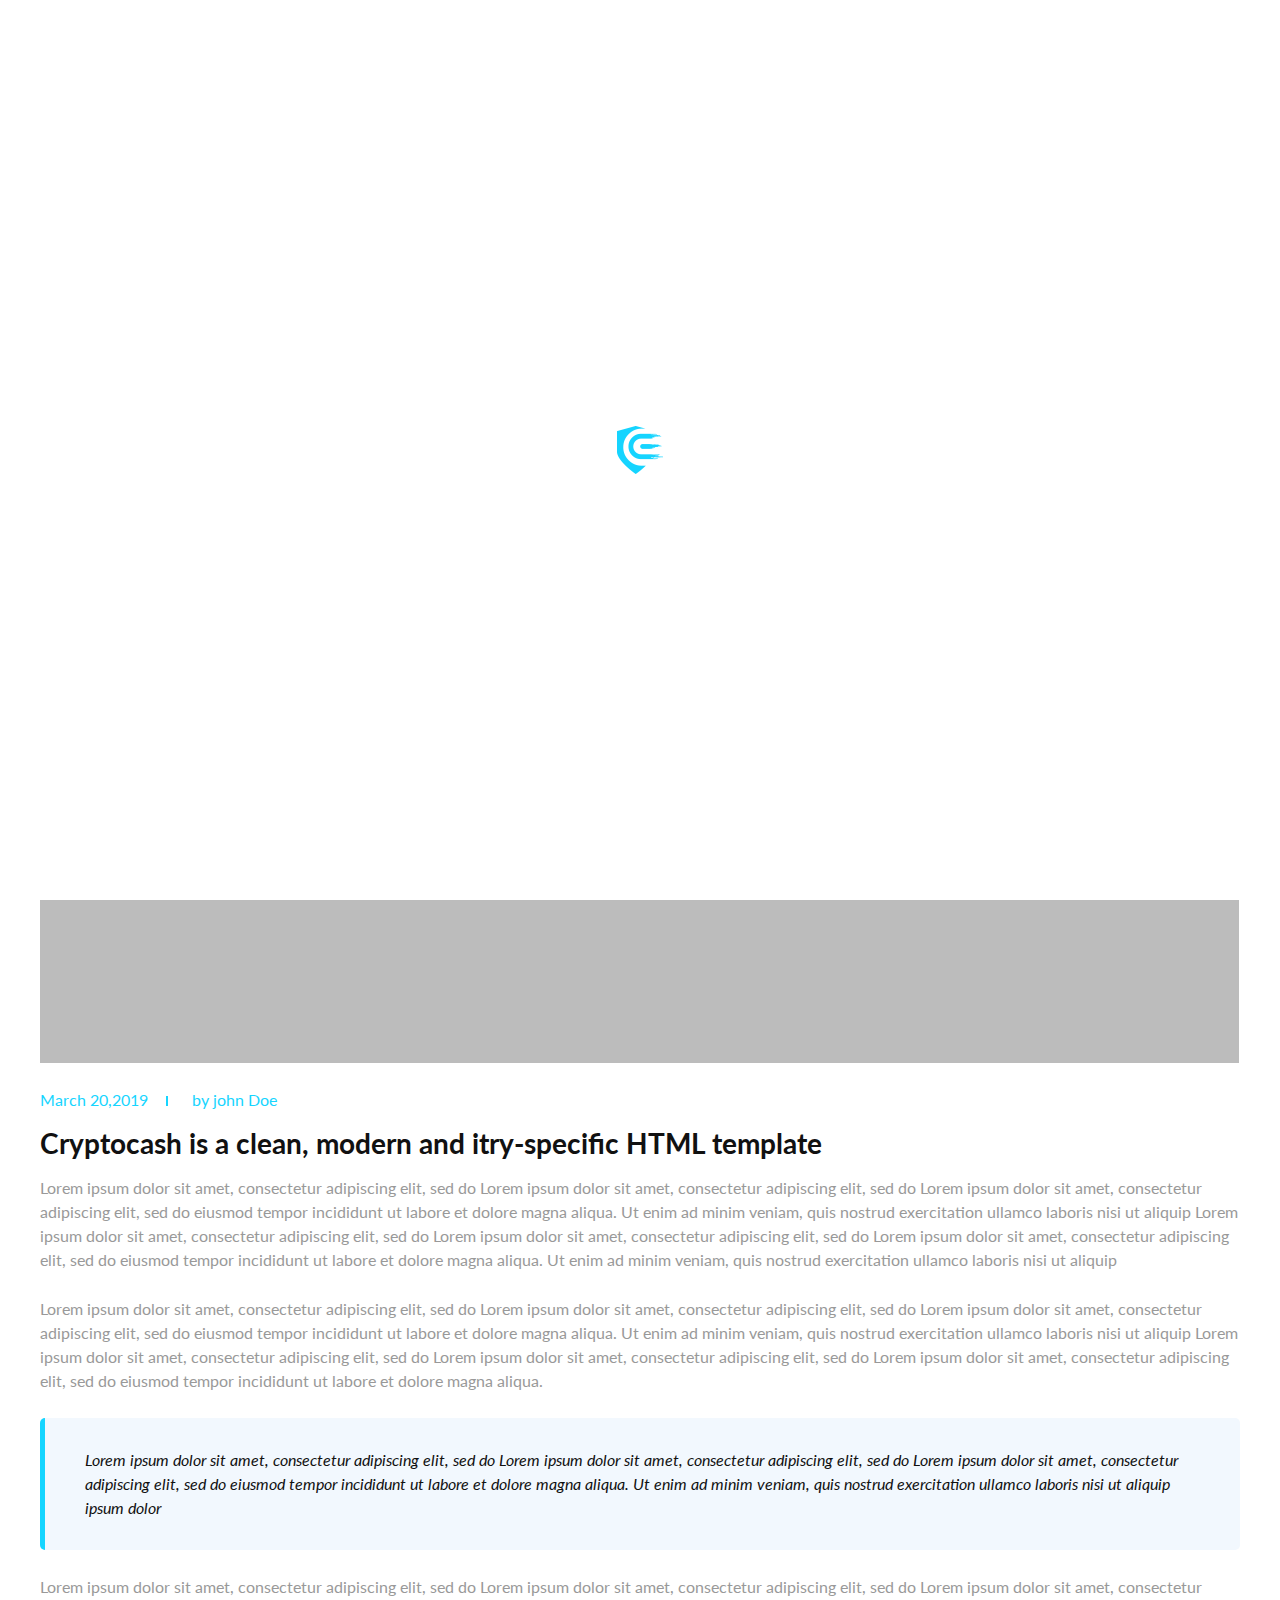
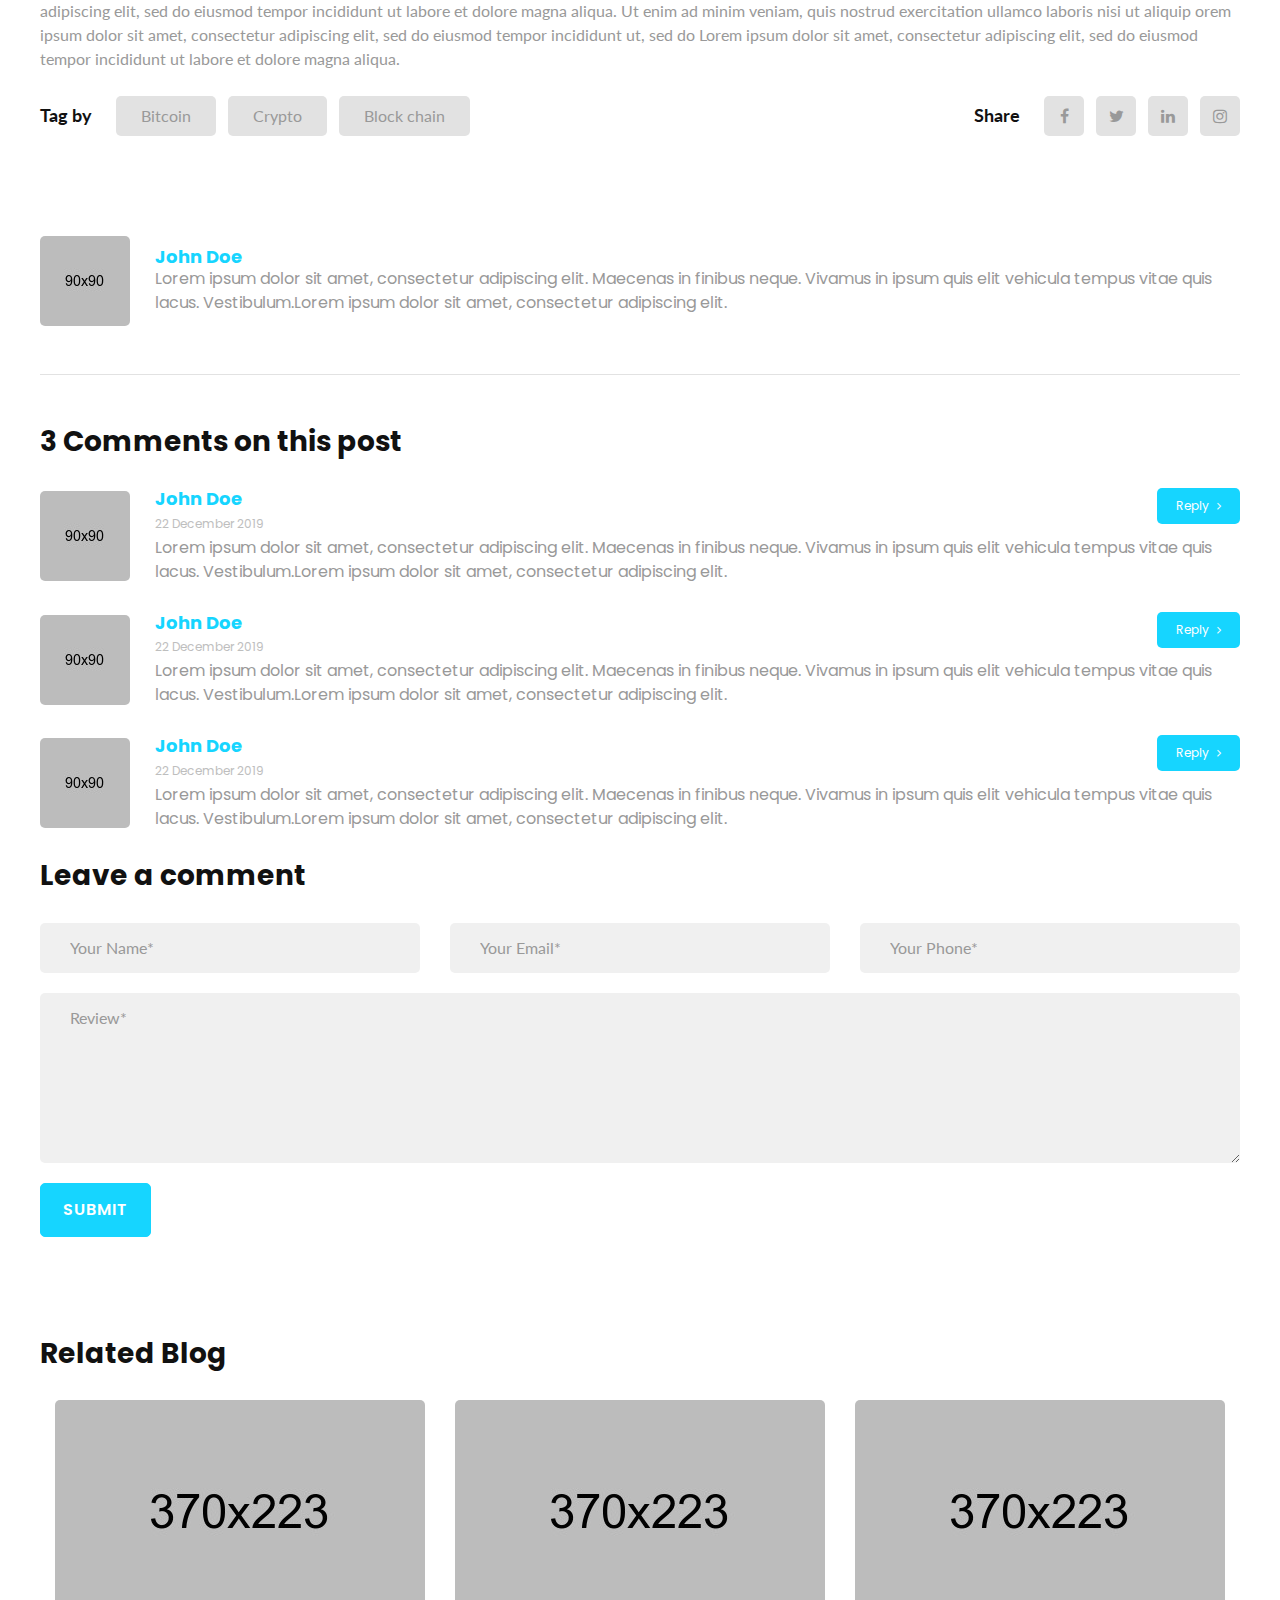
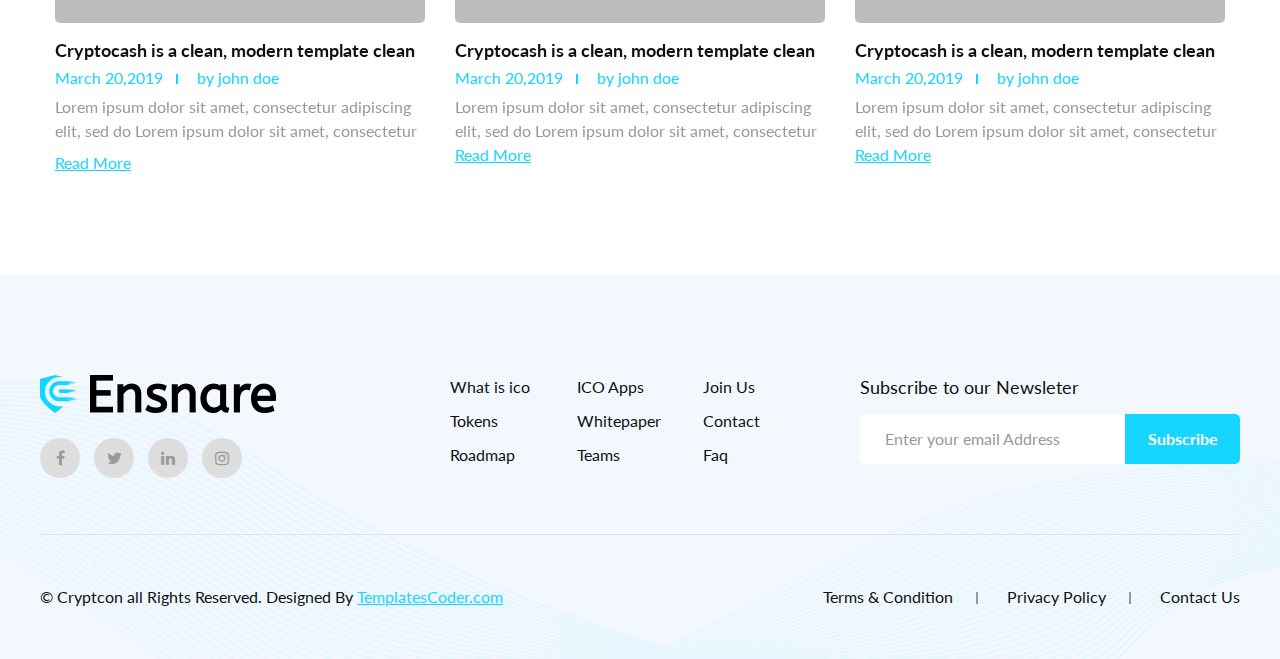
<file: blog-detail.html>
<!DOCTYPE html>
<html lang="zxx">
	<head>
	<!-- Basic Page Needs -->
    <meta charset="utf-8">
    <title>Cryptcon</title>

	<!-- Mobile Specific Metas -->
    <meta name="viewport" content="width=device-width, initial-scale=1, maximum-scale=1">
    <link type="image/x-icon" href="images/fav-icon.png" rel="icon">

    <!-- CSS -->
    <link rel="stylesheet" type="text/css" href="css/style.css">
    <link rel="stylesheet" type="text/css" href="css/color.css">
    <link rel="stylesheet" type="text/css" href="css/responsive.css">
	</head>
	<body>

		<!-- Start preloader -->
		<div id="preloader"></div>
		<!-- End preloader -->

		<!-- Top scroll -->
		<div class="top-scroll transition">
			<a href="#banner" class="scrollTo"><i class="fa fa-angle-up" aria-hidden="true"></i></a>
		</div>	
		<!-- Top scroll End -->

		<header class="transition">
			<div class="container">
				<div class="row flex-align">
					<div class="col-lg-4 col-md-3 col-8">
						<div class="logo">
							<a href="index.html"><img src="images/logo.png" class="transition" alt="Cryptcon"></a>
						</div>
					</div>
					<div class="col-lg-8 col-md-9 col-4 text-right">
						<div class="menu-toggle">
							<span></span>
						</div>
						<div class="menu">
							<ul class="d-inline-block">
								<li class="mega-menu">
									<span class="opener plus"></span>
									<a href="index.html">Home</a>
									<ul class="transition">
										<li><a href="index.html">Home One</a></li>
										<li><a href="index-2.html">Home Two</a></li>
									</ul>
								</li>
								<li class="mega-menu">
									<span class="opener plus"></span>
									<a href="about.html">Pages</a>
									<ul class="transition">
										<li><a href="about.html">About</a></li>
										<li><a href="blog-list.html">Blog</a></li>
										<li><a href="token-sale.html">Token Sale</a></li>
										<li><a href="contact.html">Contact</a></li>
										<li><a href="faq.html">FAQ</a></li>
										<li><a href="404.html">404 Page</a></li>
									</ul>
								</li>
								<li><a href="feature.html">Feature</a></li>
								<li><a href="roadmap.html">Roadmap</a></li>
								<li><a href="team.html">Team</a></li>
							</ul>
							<div class="signin d-inline-block">
								<a href="#" class="btn">Sign in</a>
							</div>
						</div>
					</div>
				</div>
			</div>
		</header>

		<section class="sub-page-banner parallax" id="banner">
			<div class="container">
				<div class="row">
					<div class="col-md-12">
						<div class="page-banner text-center">
							<h1 class="sub-banner-title">Blog</h1>
							<ul>
								<li><a href="index.html">Home</a></li>
								<li><a href="blog-list.html">Blog</a></li>
								<li>blog detail</li>
							</ul>
						</div>
					</div>
				</div>
			</div>
		</section>

		<section class="blog-detail-main ptb-100">
			<div class="container">
				<div class="row">
					<div class="col-md-12">
						<div class="blog-detail-img">
							<img src="images/blog-7.jpg" alt="blog">
						</div>
						<div class="blog-detail-content">
							<ul>
								<li>March 20,2019</li>
								<li>by john Doe</li>
							</ul>
							<h2>Cryptocash is a clean, modern and itry-specific HTML template</h2>
							<p>Lorem ipsum dolor sit amet, consectetur adipiscing elit, sed do Lorem ipsum dolor sit amet, consectetur adipiscing elit, sed do Lorem ipsum dolor sit amet, consectetur adipiscing elit, sed do eiusmod tempor incididunt ut labore et dolore magna aliqua. Ut enim ad minim veniam, quis nostrud exercitation ullamco laboris nisi ut aliquip Lorem ipsum dolor sit amet, consectetur adipiscing elit, sed do Lorem ipsum dolor sit amet, consectetur adipiscing elit, sed do Lorem ipsum dolor sit amet, consectetur adipiscing elit, sed do eiusmod tempor incididunt ut labore et dolore magna aliqua. Ut enim ad minim veniam, quis nostrud exercitation ullamco laboris nisi ut aliquip</p>

							<p>Lorem ipsum dolor sit amet, consectetur adipiscing elit, sed do Lorem ipsum dolor sit amet, consectetur adipiscing elit, sed do Lorem ipsum dolor sit amet, consectetur adipiscing elit, sed do eiusmod tempor incididunt ut labore et dolore magna aliqua. Ut enim ad minim veniam, quis nostrud exercitation ullamco laboris nisi ut aliquip Lorem ipsum dolor sit amet, consectetur adipiscing elit, sed do Lorem ipsum dolor sit amet, consectetur adipiscing elit, sed do Lorem ipsum dolor sit amet, consectetur adipiscing elit, sed do eiusmod tempor incididunt ut labore et dolore magna aliqua.</p>
							<blockquote>Lorem ipsum dolor sit amet, consectetur adipiscing elit, sed do Lorem ipsum dolor sit amet, consectetur adipiscing elit, sed do Lorem ipsum dolor sit amet, consectetur adipiscing elit, sed do eiusmod tempor incididunt ut labore et dolore magna aliqua. Ut enim ad minim veniam, quis nostrud exercitation ullamco laboris nisi ut aliquip  ipsum dolor</blockquote>
							<p>Lorem ipsum dolor sit amet, consectetur adipiscing elit, sed do Lorem ipsum dolor sit amet, consectetur adipiscing elit, sed do Lorem ipsum dolor sit amet, consectetur adipiscing elit, sed do eiusmod tempor incididunt ut labore et dolore magna aliqua. Ut enim ad minim veniam, quis nostrud exercitation ullamco laboris nisi ut aliquip orem ipsum dolor sit amet, consectetur adipiscing elit, sed do eiusmod tempor incididunt ut, sed do Lorem ipsum dolor sit amet, consectetur adipiscing elit, sed do eiusmod tempor incididunt ut labore et dolore magna aliqua. </p>
						</div>
					</div>
				</div>
				<div class="blog-detail-tag-social">
					<div class="row">
						<div class="col-md-7">
							<div class="blog-detail-tag">
								<span>Tag by</span>
								<ul>
									<li><a href="#">Bitcoin</a></li>
									<li><a href="#">Crypto</a></li>
									<li><a href="#">Block chain</a></li>
								</ul>
							</div>
						</div>
						<div class="col-md-5">
							<div class="blog-detail-social text-right">
								<span>Share</span>
								<ul>
									<li><a href="#"><i class="fa fa-facebook" aria-hidden="true"></i></a></li>
									<li><a href="#"><i class="fa fa-twitter" aria-hidden="true"></i></a></li>
									<li><a href="#"><i class="fa fa-linkedin" aria-hidden="true"></i></a></li>
									<li><a href="#"><i class="fa fa-instagram" aria-hidden="true"></i></a></li>
								</ul>
							</div>
						</div>
					</div>
				</div>
				<div class="blog-comment-post-singel">
					<ul class="blog-comment-box">
						<li>
							<div class="comment-user">
								<img src="images/comments-4.jpg" alt="user">
							</div>
							<div class="blog-comment-content">
								<h4 class="commenter">John Doe</h4>
								<p class="comment-des">Lorem ipsum dolor sit amet, consectetur adipiscing elit. Maecenas in finibus neque. Vivamus in ipsum quis elit vehicula tempus vitae quis lacus. Vestibulum.Lorem ipsum dolor sit amet, consectetur adipiscing elit.</p>
							</div>
						</li>
					</ul>
				</div>
				<div class="blog-comment-post">
					<h3 class="blog-comment-heading">3 Comments on this post</h3>
					<ul class="blog-comment-box">
						<li>
							<div class="comment-user">
								<img src="images/comments-1.jpg" alt="user">
							</div>
							<div class="blog-comment-content">
								<h4 class="commenter">John Doe</h4>
								<span class="comment-date">22 December 2019</span>
								<p class="comment-des">Lorem ipsum dolor sit amet, consectetur adipiscing elit. Maecenas in finibus neque. Vivamus in ipsum quis elit vehicula tempus vitae quis lacus. Vestibulum.Lorem ipsum dolor sit amet, consectetur adipiscing elit.</p>
								<a href="#" class="comment-reply">Reply <i class="fa fa-angle-right" aria-hidden="true"></i></a>
							</div>
						</li>
						<li>
							<div class="comment-user">
								<img src="images/comments-2.jpg" alt="user">
							</div>
							<div class="blog-comment-content">
								<h4 class="commenter">John Doe</h4>
								<span class="comment-date">22 December 2019</span>
								<p class="comment-des">Lorem ipsum dolor sit amet, consectetur adipiscing elit. Maecenas in finibus neque. Vivamus in ipsum quis elit vehicula tempus vitae quis lacus. Vestibulum.Lorem ipsum dolor sit amet, consectetur adipiscing elit.</p>
								<a href="#" class="comment-reply">Reply <i class="fa fa-angle-right" aria-hidden="true"></i></a>
							</div>
						</li>
						<li>
							<div class="comment-user">
								<img src="images/comments-3.jpg" alt="user">
							</div>
							<div class="blog-comment-content">
								<h4 class="commenter">John Doe</h4>
								<span class="comment-date">22 December 2019</span>
								<p class="comment-des">Lorem ipsum dolor sit amet, consectetur adipiscing elit. Maecenas in finibus neque. Vivamus in ipsum quis elit vehicula tempus vitae quis lacus. Vestibulum.Lorem ipsum dolor sit amet, consectetur adipiscing elit.</p>
								<a href="#" class="comment-reply">Reply <i class="fa fa-angle-right" aria-hidden="true"></i></a>
							</div>
						</li>
					</ul>
				</div>
				<div class="leave-comment">
					<h3 class="blog-comment-heading">Leave a comment</h3>
					<form>
						<div class="row">
							<div class="col-md-4">
							  	<div class="form-group">
							    	<input type="text" class="form-control" placeholder="Your Name*" required="">
							  	</div>
							</div>
							<div class="col-md-4">
							  	<div class="form-group">
							    	<input type="text" class="form-control" placeholder="Your Email*" required="">
							  	</div>
							</div>
							<div class="col-md-4">
							  	<div class="form-group">
							    	<input type="text" class="form-control" placeholder="Your Phone*" required="">
							  	</div>
							</div>
							<div class="col-md-12">
								<div class="form-group">
									<textarea class="form-control" placeholder="Review*" required=""></textarea>
								</div>
							</div>
							<div class="col-md-12">
								<button class="btn">submit</button>
							</div>
						</div>
					</form>
				</div>
				<div class="related-blog pt-100">
					<h3 class="blog-comment-heading">Related Blog</h3>
					<div class="blog-slider owl-carousel">
						<div class="blog-box">
							<div class="blog-img mb-15">
								<a href="blog-detail.html"><img src="images/blog-1.jpg" alt="blog"></a>
							</div>
							<div class="blog-des-box">
								<a href="blog-detail.html" class="blog-title">Cryptocash is a clean, modern template clean</a>
								<ul class="blog-date">
									<li>March 20,2019</li>
									<li>by john doe</li>
								</ul>
								<p class="blog-des">Lorem ipsum dolor sit amet, consectetur adipiscing elit, sed do Lorem ipsum dolor sit amet, consectetur </p>
								<a href="blog-detail.html" class="read-more">Read More</a>
							</div>
						</div>
						<div class="blog-box">
							<div class="blog-img mb-15">
								<a href="blog-detail.html"><img src="images/blog-2.jpg" alt="blog"></a>
							</div>
							<div class="blog-des-box">
								<a href="blog-detail.html" class="blog-title">Cryptocash is a clean, modern template clean</a>
								<ul class="blog-date">
									<li>March 20,2019</li>
									<li>by john doe</li>
								</ul>
								<p>Lorem ipsum dolor sit amet, consectetur adipiscing elit, sed do Lorem ipsum dolor sit amet, consectetur </p>
								<a href="blog-detail.html" class="read-more">Read More</a>
							</div>
						</div>
						<div class="blog-box">
							<div class="blog-img mb-15">
								<a href="blog-detail.html"><img src="images/blog-3.jpg" alt="blog"></a>
							</div>
							<div class="blog-des-box">
								<a href="blog-detail.html" class="blog-title">Cryptocash is a clean, modern template clean</a>
								<ul class="blog-date">
									<li>March 20,2019</li>
									<li>by john doe</li>
								</ul>
								<p>Lorem ipsum dolor sit amet, consectetur adipiscing elit, sed do Lorem ipsum dolor sit amet, consectetur </p>
								<a href="blog-detail.html" class="read-more">Read More</a>
							</div>
						</div>
					</div>
				</div>
			</div>
		</section>

		<footer class="bg-pattern lightskyblue ptb-100">
			<div class="container">
				<div class="footer">
					<div class="row">
						<div class="col-lg-4 col-md-6">
							<div class="footer-logo pb-25">
							<a href="index.html"><img src="images/logo.png" alt="Cryptcon"></a>
						</div>
							<div class="footer-icon">
								<ul>
									<li><a href="#"><i class="fa fa-facebook" aria-hidden="true"></i></a></li>
									<li><a href="#"><i class="fa fa-twitter" aria-hidden="true"></i></a></li>
									<li><a href="#"><i class="fa fa-linkedin" aria-hidden="true"></i></a></li>
									<li><a href="#"><i class="fa fa-instagram" aria-hidden="true"></i></a></li>
								</ul>
							</div>
						</div>
						<div class="col-lg-4 col-md-6">
							<div class="footer-link">
								<ul>
									<li><a href="#">What is ico</a></li>
									<li><a href="#">ICO Apps</a></li>
									<li><a href="#">Join Us</a></li>
									<li><a href="token-sale.html">Tokens</a></li>
									<li><a href="#">Whitepaper</a></li>
									<li><a href="contact.html">Contact</a></li>
									<li><a href="roadmap.html">Roadmap</a></li>
									<li><a href="team.html">Teams</a></li>
									<li><a href="faq.html">Faq</a></li>
								</ul>
							</div>
						</div>
						<div class="col-lg-4 col-md-6">
							<div class="subscribe">
								<div class="form-group">
								    <label>Subscribe to our Newsleter</label>
								    <input type="email" class="form-control" placeholder="Enter your email Address">
								    <input type="submit" name="submit" value="Subscribe" class="submit">
								</div>
							</div>
						</div>
					</div>
				</div>
				<div class="copyright">
					<div class="row">
						<div class="col-lg-6">
							<p>© Cryptcon all Rights Reserved. Designed By <a href="https://templatescoder.com/">TemplatesCoder.com</a></p>
						</div>
						<div class="col-lg-6">
							<ul>
								<li><a href="#">Terms & Condition</a></li>
								<li><a href="#">Privacy Policy</a></li>
								<li><a href="contact.html">Contact Us</a></li>
							</ul>
						</div>
					</div>
				</div>
			</div>
		</footer>
	
		<script src="js/jquery-3.4.1.min.js"></script>
		<script src="js/owl.carousel.min.js"></script>
		<script src="js/custom.js"></script>
		
	</body>

</html>
</file>
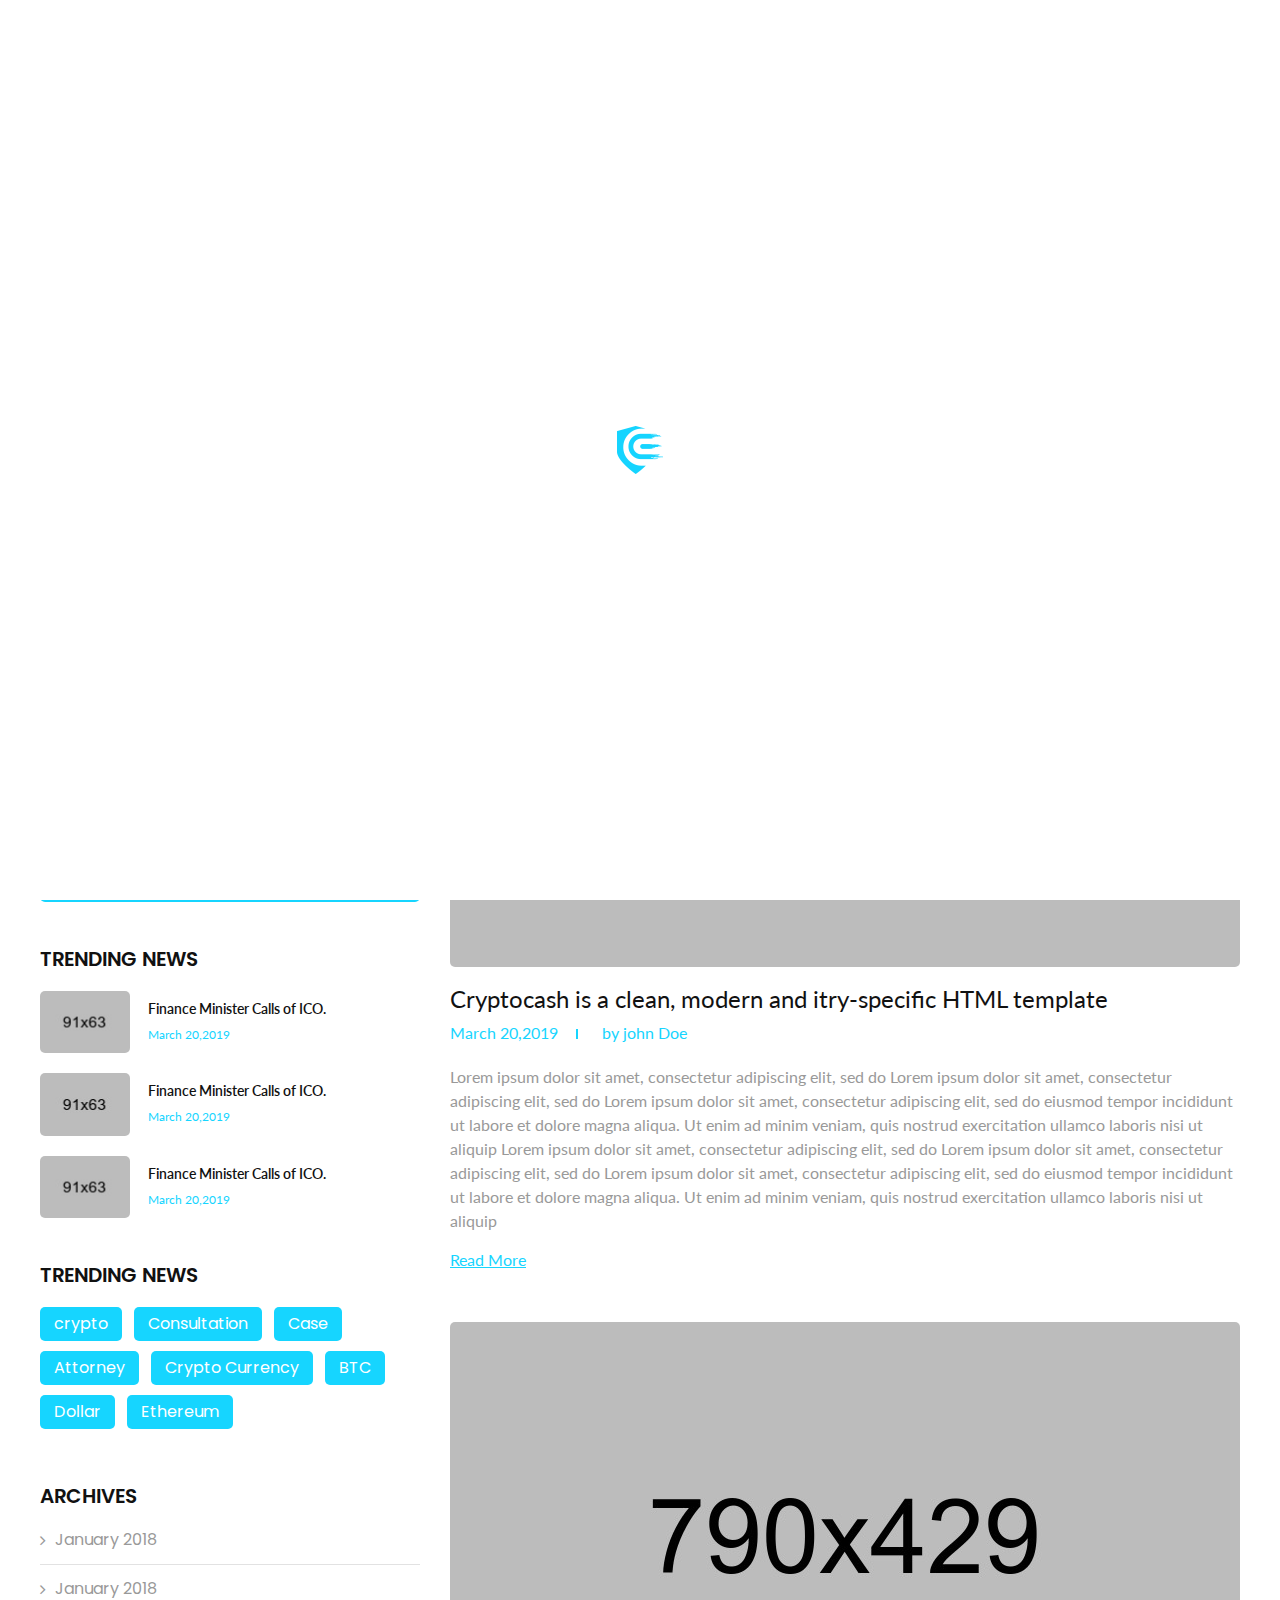
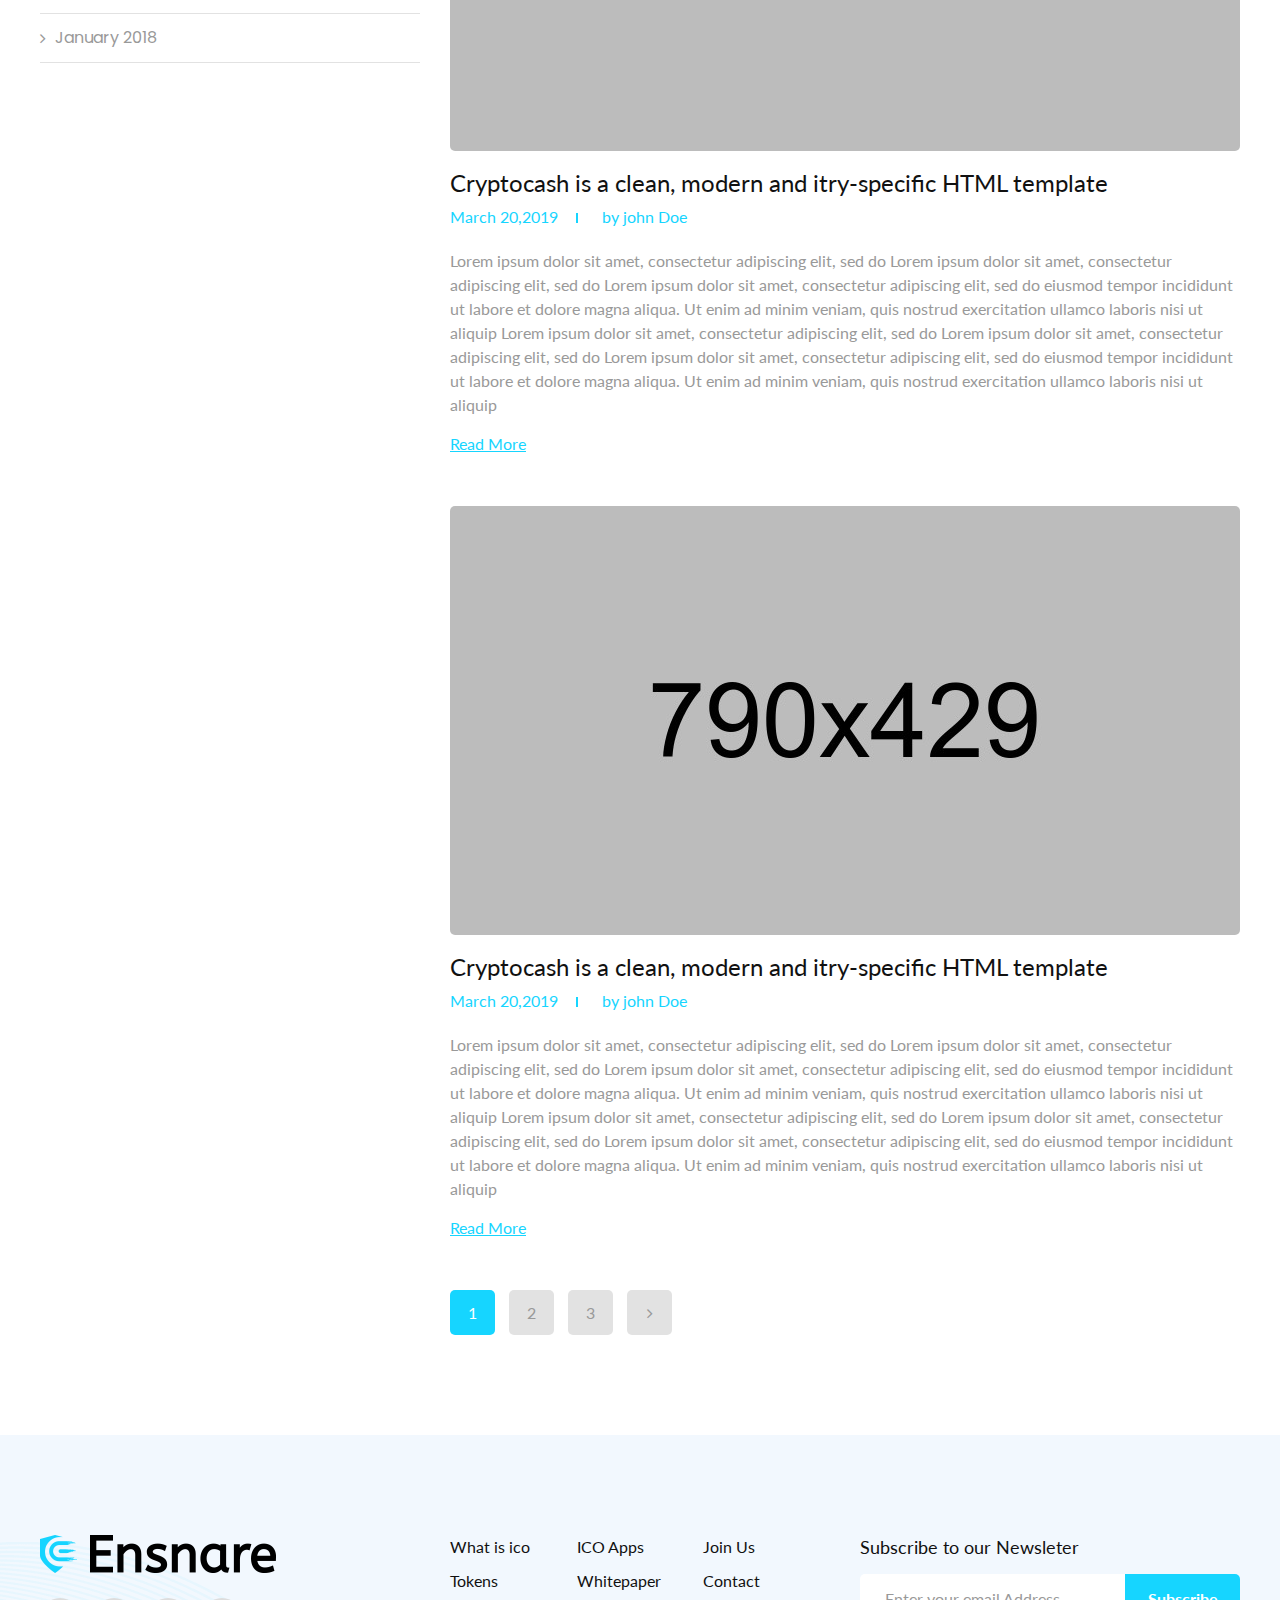
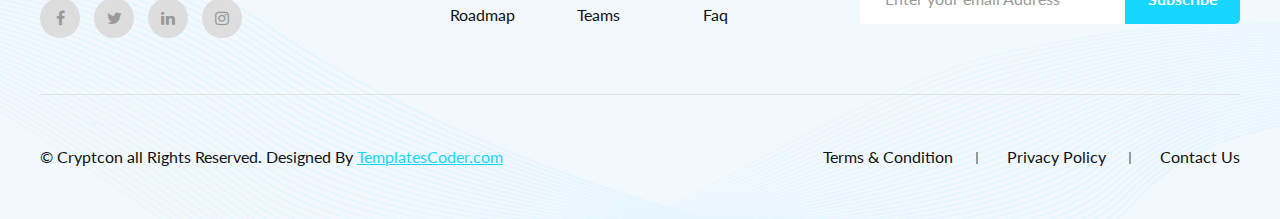
<file: blog-list.html>
<!DOCTYPE html>
<html lang="zxx">
	<head>
	<!-- Basic Page Needs -->
    <meta charset="utf-8">
    <title>Cryptcon</title>

	<!-- Mobile Specific Metas -->
    <meta name="viewport" content="width=device-width, initial-scale=1, maximum-scale=1">
    <link type="image/x-icon" href="images/fav-icon.png" rel="icon">

    <!-- CSS -->
    <link rel="stylesheet" type="text/css" href="css/style.css">
    <link rel="stylesheet" type="text/css" href="css/color.css">
    <link rel="stylesheet" type="text/css" href="css/responsive.css">
	</head>
	<body>

		<!-- Start preloader -->
		<div id="preloader"></div>
		<!-- End preloader -->

		<!-- Top scroll -->
		<div class="top-scroll transition">
			<a href="#banner" class="scrollTo"><i class="fa fa-angle-up" aria-hidden="true"></i></a>
		</div>	
		<!-- Top scroll End -->

		<header class="transition">
			<div class="container">
				<div class="row flex-align">
					<div class="col-lg-4 col-md-3 col-8">
						<div class="logo">
							<a href="index.html"><img src="images/logo.png" class="transition" alt="Cryptcon"></a>
						</div>
					</div>
					<div class="col-lg-8 col-md-9 col-4 text-right">
						<div class="menu-toggle">
							<span></span>
						</div>
						<div class="menu">
							<ul class="d-inline-block">
								<li class="mega-menu">
									<span class="opener plus"></span>
									<a href="index.html">Home</a>
									<ul class="transition">
										<li><a href="index.html">Home One</a></li>
										<li><a href="index-2.html">Home Two</a></li>
									</ul>
								</li>
								<li class="mega-menu">
									<span class="opener plus"></span>
									<a href="about.html">Pages</a>
									<ul class="transition">
										<li><a href="about.html">About</a></li>
										<li><a href="blog-list.html">Blog</a></li>
										<li><a href="token-sale.html">Token Sale</a></li>
										<li><a href="contact.html">Contact</a></li>
										<li><a href="faq.html">FAQ</a></li>
										<li><a href="404.html">404 Page</a></li>
									</ul>
								</li>
								<li><a href="feature.html">Feature</a></li>
								<li><a href="roadmap.html">Roadmap</a></li>
								<li><a href="team.html">Team</a></li>
							</ul>
							<div class="signin d-inline-block">
								<a href="#" class="btn">Sign in</a>
							</div>
						</div>
					</div>
				</div>
			</div>
		</header>

		<section class="sub-page-banner parallax" id="banner">
			<div class="container">
				<div class="row">
					<div class="col-md-12">
						<div class="page-banner text-center">
							<h1 class="sub-banner-title">Blog</h1>
							<ul>
								<li><a href="index.html">Home</a></li>
								<li>Blog</li>
							</ul>
						</div>
					</div>
				</div>
			</div>
		</section>

		<section class="blog-list-main ptb-100">
			<div class="container">
				<div class="row">
					<div class="col-xl-4 col-lg-4 col-md-12 order-r-2">
						<div class="blog-search mb-45">
							<input type="text" name="search" placeholder="Search...">
							<button class="blog-search-btn"><i class="fa fa-search" aria-hidden="true"></i></button>
						</div>
						<div class="blog-category mb-45">
							<h2 class="blog-cat-title">Category</h2>
							<ul>
								<li><a href="blog-detail.html">Blockchain</a></li>
								<li><a href="blog-detail.html">Cryptocurrency</a></li>
								<li><a href="blog-detail.html">Technology</a></li>
								<li><a href="blog-detail.html">Competitive Research</a></li>
								<li><a href="blog-detail.html">Startup</a></li>
							</ul>
						</div>
						<div class="trending-news mb-45">
							<h2 class="blog-cat-title">Trending News</h2>
							<div class="trending-news-box mb-20">
								<div class="trending-news-img">
									<a href="#"><img src="images/news-1.jpg" class="transition" alt="Trending News"></a>
								</div>
								<div class="trending-news-content">
									<a href="#" class="trending-news-title">Finance Minister Calls of ICO.</a>
									<span class="trending-news-date">March 20,2019</span>
								</div>
								<div class="clear"></div>
							</div>
							<div class="trending-news-box mb-20">
								<div class="trending-news-img">
									<a href="#"><img src="images/news-1.jpg" class="transition" alt="Trending News"></a>
								</div>
								<div class="trending-news-content">
									<a href="#" class="trending-news-title">Finance Minister Calls of ICO.</a>
									<span class="trending-news-date">March 20,2019</span>
								</div>
								<div class="clear"></div>
							</div>
							<div class="trending-news-box mb-20">
								<div class="trending-news-img">
									<a href="#"><img src="images/news-1.jpg" class="transition" alt="Trending News"></a>
								</div>
								<div class="trending-news-content">
									<a href="#" class="trending-news-title">Finance Minister Calls of ICO.</a>
									<span class="trending-news-date">March 20,2019</span>
								</div>
								<div class="clear"></div>
							</div>
						</div>
						<div class="blog-tags mb-45">
							<h2 class="blog-cat-title">Trending News</h2>
							<ul>
								<li><a href="javascript:void(0)">crypto</a></li>
								<li><a href="javascript:void(0)">Consultation</a></li>
								<li><a href="javascript:void(0)">Case</a></li>
								<li><a href="javascript:void(0)">Attorney</a></li>
								<li><a href="javascript:void(0)">Crypto Currency</a></li>
								<li><a href="javascript:void(0)">BTC</a></li>
								<li><a href="javascript:void(0)">Dollar</a></li>
								<li><a href="javascript:void(0)">Ethereum</a></li>
							</ul>
						</div>
						<div class="archives">
							<h2 class="blog-cat-title">Archives</h2>
							<ul>
								<li><a href="#">January 2018</a></li>
								<li><a href="#">January 2018</a></li>
								<li><a href="#">January 2018</a></li>
							</ul>
						</div>
					</div>
					<div class="col-xl-8 col-lg-8 col-md-12 order-r-1">
						<div class="blog-list-box">
							<div class="blog-list-img">
								<a href="blog-detail.html"><img src="images/blog-4.jpg" class="transition" alt="blog"></a>
							</div>
							<div class="blog-list-content">
								<a href="blog-detail.html" class="blog-list-title">Cryptocash is a clean, modern and itry-specific HTML template</a>
								<ul>
									<li>March 20,2019</li>
									<li>by john Doe</li>
								</ul>
								<p class="blog-list-des">Lorem ipsum dolor sit amet, consectetur adipiscing elit, sed do Lorem ipsum dolor sit amet, consectetur adipiscing elit, sed do Lorem ipsum dolor sit amet, consectetur adipiscing elit, sed do eiusmod tempor incididunt ut labore et dolore magna aliqua. Ut enim ad minim veniam, quis nostrud exercitation ullamco laboris nisi ut aliquip Lorem ipsum dolor sit amet, consectetur adipiscing elit, sed do Lorem ipsum dolor sit amet, consectetur adipiscing elit, sed do Lorem ipsum dolor sit amet, consectetur adipiscing elit, sed do eiusmod tempor incididunt ut labore et dolore magna aliqua. Ut enim ad minim veniam, quis nostrud exercitation ullamco laboris nisi ut aliquip </p>
								<a href="blog-detail.html" class="read-more">Read More</a>
							</div>
						</div>
						<div class="blog-list-box">
							<div class="blog-list-img">
								<a href="blog-detail.html"><img src="images/blog-5.jpg" class="transition" alt="blog"></a>
							</div>
							<div class="blog-list-content">
								<a href="blog-detail.html" class="blog-list-title">Cryptocash is a clean, modern and itry-specific HTML template</a>
								<ul>
									<li>March 20,2019</li>
									<li>by john Doe</li>
								</ul>
								<p class="blog-list-des">Lorem ipsum dolor sit amet, consectetur adipiscing elit, sed do Lorem ipsum dolor sit amet, consectetur adipiscing elit, sed do Lorem ipsum dolor sit amet, consectetur adipiscing elit, sed do eiusmod tempor incididunt ut labore et dolore magna aliqua. Ut enim ad minim veniam, quis nostrud exercitation ullamco laboris nisi ut aliquip Lorem ipsum dolor sit amet, consectetur adipiscing elit, sed do Lorem ipsum dolor sit amet, consectetur adipiscing elit, sed do Lorem ipsum dolor sit amet, consectetur adipiscing elit, sed do eiusmod tempor incididunt ut labore et dolore magna aliqua. Ut enim ad minim veniam, quis nostrud exercitation ullamco laboris nisi ut aliquip </p>
								<a href="blog-detail.html" class="read-more">Read More</a>
							</div>
						</div>
						<div class="blog-list-box">
							<div class="blog-list-img">
								<a href="blog-detail.html"><img src="images/blog-6.jpg" class="transition" alt="blog"></a>
							</div>
							<div class="blog-list-content">
								<a href="blog-detail.html" class="blog-list-title">Cryptocash is a clean, modern and itry-specific HTML template</a>
								<ul>
									<li>March 20,2019</li>
									<li>by john Doe</li>
								</ul>
								<p class="blog-list-des">Lorem ipsum dolor sit amet, consectetur adipiscing elit, sed do Lorem ipsum dolor sit amet, consectetur adipiscing elit, sed do Lorem ipsum dolor sit amet, consectetur adipiscing elit, sed do eiusmod tempor incididunt ut labore et dolore magna aliqua. Ut enim ad minim veniam, quis nostrud exercitation ullamco laboris nisi ut aliquip Lorem ipsum dolor sit amet, consectetur adipiscing elit, sed do Lorem ipsum dolor sit amet, consectetur adipiscing elit, sed do Lorem ipsum dolor sit amet, consectetur adipiscing elit, sed do eiusmod tempor incididunt ut labore et dolore magna aliqua. Ut enim ad minim veniam, quis nostrud exercitation ullamco laboris nisi ut aliquip </p>
								<a href="blog-detail.html" class="read-more">Read More</a>
							</div>
						</div>

						<div class="blog-list-pagination">
							<ul>
								<li><a href="#" class="active">1</a></li>
								<li><a href="#">2</a></li>
								<li><a href="#">3</a></li>
								<li><a href="#"><i class="fa fa-angle-right" aria-hidden="true"></i></a></li>
							</ul>
						</div>
					</div>
				</div>
			</div>
		</section>

		<footer class="bg-pattern lightskyblue ptb-100">
			<div class="container">
				<div class="footer">
					<div class="row">
						<div class="col-lg-4 col-md-6">
							<div class="footer-logo pb-25">
							<a href="index.html"><img src="images/logo.png" alt="Cryptcon"></a>
						</div>
							<div class="footer-icon">
								<ul>
									<li><a href="#"><i class="fa fa-facebook" aria-hidden="true"></i></a></li>
									<li><a href="#"><i class="fa fa-twitter" aria-hidden="true"></i></a></li>
									<li><a href="#"><i class="fa fa-linkedin" aria-hidden="true"></i></a></li>
									<li><a href="#"><i class="fa fa-instagram" aria-hidden="true"></i></a></li>
								</ul>
							</div>
						</div>
						<div class="col-lg-4 col-md-6">
							<div class="footer-link">
								<ul>
									<li><a href="#">What is ico</a></li>
									<li><a href="#">ICO Apps</a></li>
									<li><a href="#">Join Us</a></li>
									<li><a href="token-sale.html">Tokens</a></li>
									<li><a href="#">Whitepaper</a></li>
									<li><a href="contact.html">Contact</a></li>
									<li><a href="roadmap.html">Roadmap</a></li>
									<li><a href="team.html">Teams</a></li>
									<li><a href="faq.html">Faq</a></li>
								</ul>
							</div>
						</div>
						<div class="col-lg-4 col-md-6">
							<div class="subscribe">
								<div class="form-group">
								    <label>Subscribe to our Newsleter</label>
								    <input type="email" class="form-control" placeholder="Enter your email Address">
								    <input type="submit" name="submit" value="Subscribe" class="submit">
								</div>
							</div>
						</div>
					</div>
				</div>
				<div class="copyright">
					<div class="row">
						<div class="col-lg-6">
							<p>© Cryptcon all Rights Reserved. Designed By <a href="https://templatescoder.com/">TemplatesCoder.com</a></p>
						</div>
						<div class="col-lg-6">
							<ul>
								<li><a href="#">Terms & Condition</a></li>
								<li><a href="#">Privacy Policy</a></li>
								<li><a href="contact.html">Contact Us</a></li>
							</ul>
						</div>
					</div>
				</div>
			</div>
		</footer>
	
		<script src="js/jquery-3.4.1.min.js"></script>
		<script src="js/custom.js"></script>
		
	</body>

</html>
</file>
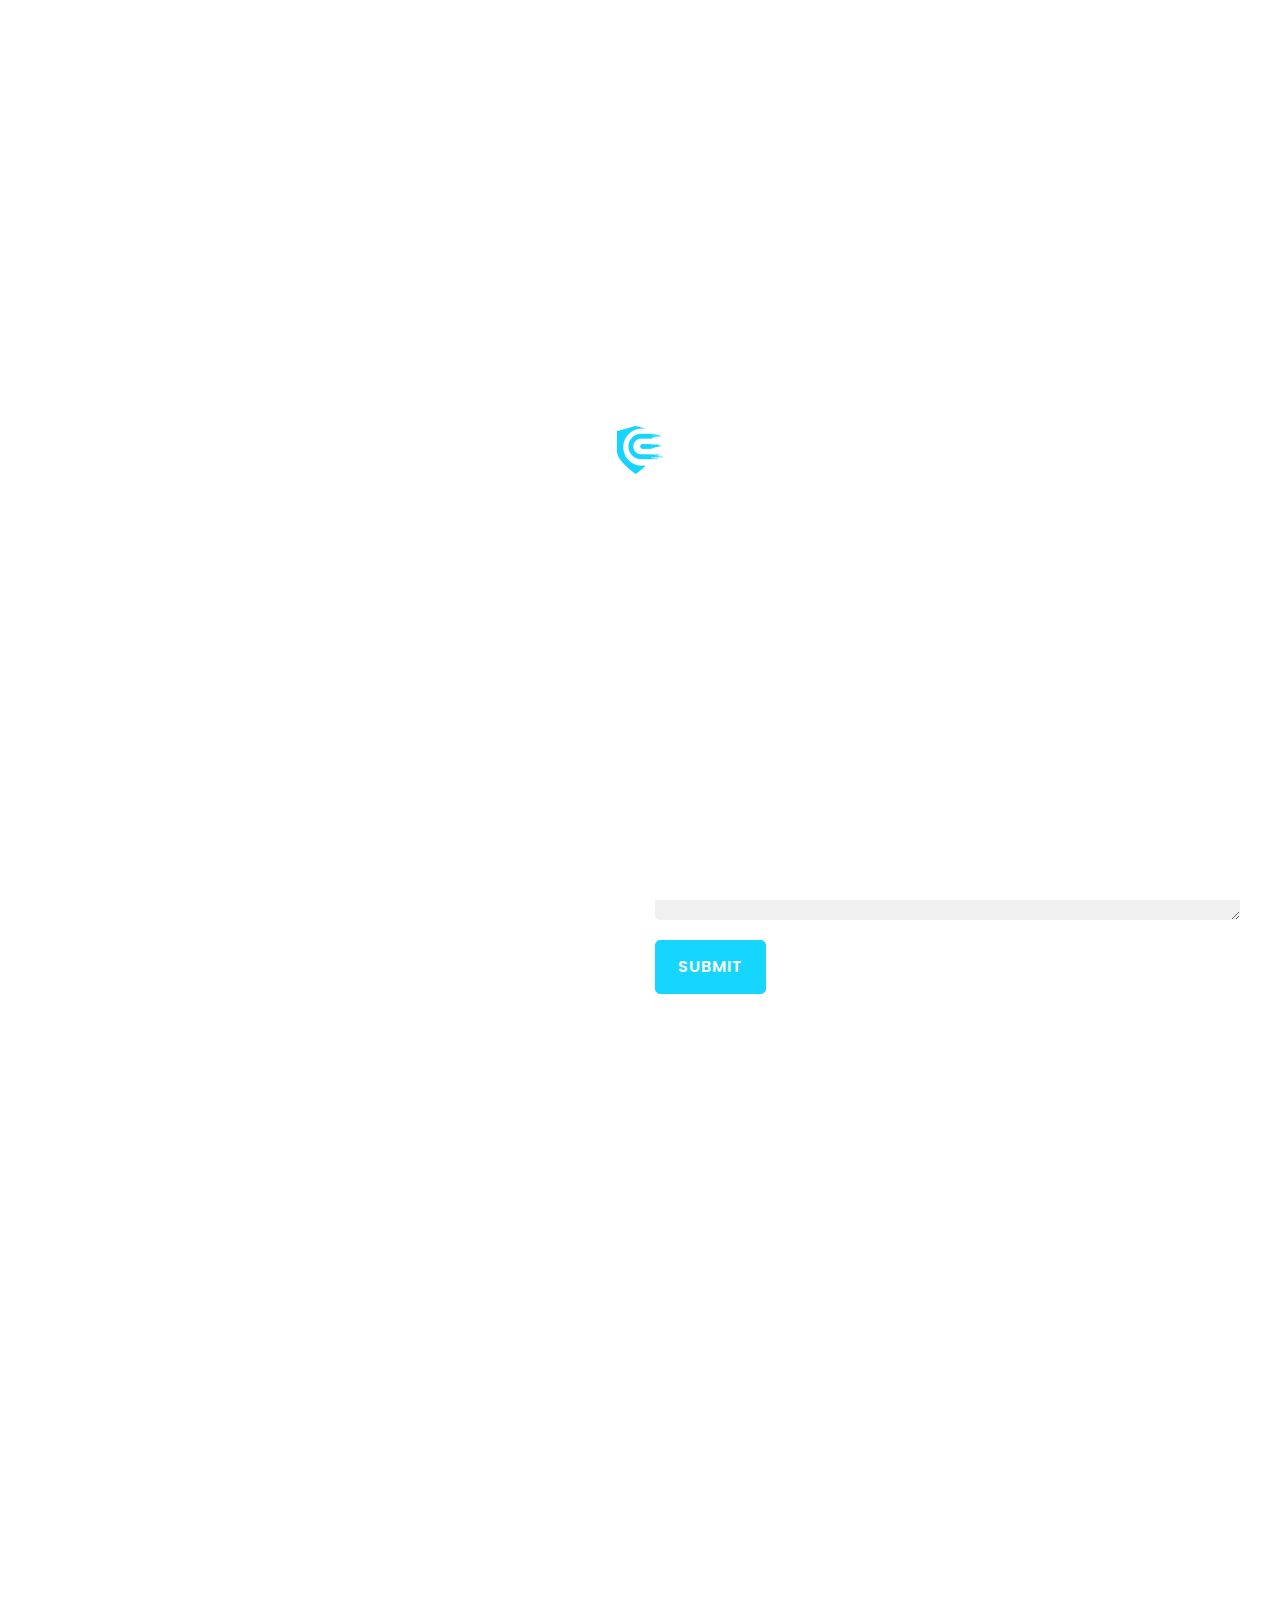
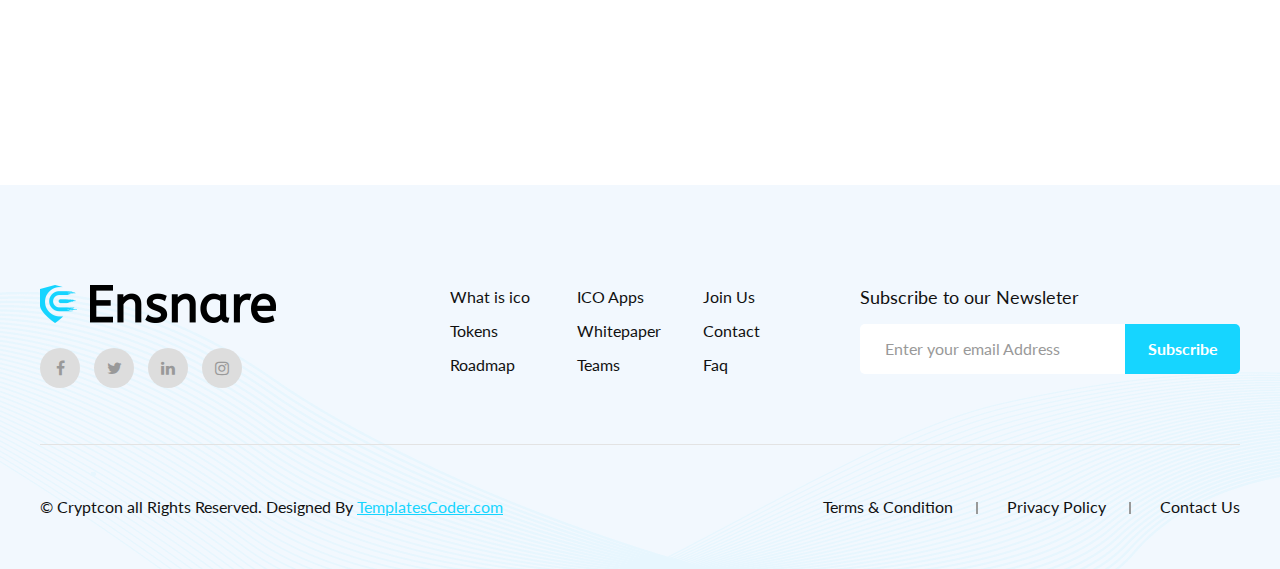
<file: contact.html>
<!DOCTYPE html>
<html lang="en">
	<head>
	<!-- Basic Page Needs -->
    <meta charset="utf-8">
    <title>Cryptcon</title>

	<!-- Mobile Specific Metas -->
    <meta name="viewport" content="width=device-width, initial-scale=1, maximum-scale=1">
    <link type="image/x-icon" href="images/fav-icon.png" rel="icon">

    <!-- CSS -->
    <link rel="stylesheet" type="text/css" href="css/style.css">
    <link rel="stylesheet" type="text/css" href="css/color.css">
    <link rel="stylesheet" type="text/css" href="css/responsive.css">
	</head>
	<body>

		<!-- Start preloader -->
		<div id="preloader"></div>
		<!-- End preloader -->

		<!-- Top scroll -->
		<div class="top-scroll transition">
			<a href="#banner" class="scrollTo"><i class="fa fa-angle-up" aria-hidden="true"></i></a>
		</div>	
		<!-- Top scroll End -->

		<header class="transition">
			<div class="container">
				<div class="row flex-align">
					<div class="col-lg-4 col-md-3 col-8">
						<div class="logo">
							<a href="index.html"><img src="images/logo.png" class="transition" alt="Cryptcon"></a>
						</div>
					</div>
					<div class="col-lg-8 col-md-9 col-4 text-right">
						<div class="menu-toggle">
							<span></span>
						</div>
						<div class="menu">
							<ul class="d-inline-block">
								<li class="mega-menu">
									<span class="opener plus"></span>
									<a href="index.html">Home</a>
									<ul class="transition">
										<li><a href="index.html">Home One</a></li>
										<li><a href="index-2.html">Home Two</a></li>
									</ul>
								</li>
								<li class="mega-menu">
									<span class="opener plus"></span>
									<a href="about.html">Pages</a>
									<ul class="transition">
										<li><a href="about.html">About</a></li>
										<li><a href="blog-list.html">Blog</a></li>
										<li><a href="token-sale.html">Token Sale</a></li>
										<li><a href="contact.html">Contact</a></li>
										<li><a href="faq.html">FAQ</a></li>
										<li><a href="404.html">404 Page</a></li>
									</ul>
								</li>
								<li><a href="feature.html">Feature</a></li>
								<li><a href="roadmap.html">Roadmap</a></li>
								<li><a href="team.html">Team</a></li>
							</ul>
							<div class="signin d-inline-block">
								<a href="#" class="btn">Sign in</a>
							</div>
						</div>
					</div>
				</div>
			</div>
		</header>

		<section class="sub-page-banner parallax" id="banner">
			<div class="container">
				<div class="row">
					<div class="col-md-12 wow fadeInUp">
						<div class="page-banner text-center">
							<h1 class="sub-banner-title">Contact</h1>
							<ul>
								<li><a href="index.html">Home</a></li>
								<li>Contact</li>
							</ul>
						</div>
					</div>
				</div>
			</div>
		</section>

		<section class="contact-form ptb-100">
			<div class="container">
				<div class="row">
					<div class="col-md-6 wow fadeInLeft">
						<div class="section-heading">
							<h2 class="heading-title-2 pb-20">Contact Us</h2>
							<p class="heading-des">Lorem ipsum dolor sit amet, consectetur adipiscing elit, sed do eiusmod tempor incididunt ut labore et dolore magna aliqua. dolore eu fugiat nulla pariatur. </p>
						</div>
						<ul class="contact-detail">
							<li><i class="fa fa-phone" aria-hidden="true"></i> <a href="tel:123456789">+91 123 456 789</a></li>
							<li><i class="fa fa-envelope" aria-hidden="true"></i> <a href="mailto:support@crypton.io">support@crypton.io</a></li>
							<li><i class="fa fa-map-marker" aria-hidden="true"></i> <span>Headley Ln, Dorking RH5 6DF, UK 7M7P+96 Leatherhead, United Kingdom</span></li>
						</ul>
					</div>
					<div class="col-md-6 wow fadeInRight">
						<h3 class="blog-comment-heading">Leave a message here</h3>
						<form>
							<div class="row">
								<div class="col-md-6">
								  	<div class="form-group">
								    	<input type="text" class="form-control" placeholder="Name*" required="">
								  	</div>
								</div>
								<div class="col-md-6">
								  	<div class="form-group">
								    	<input type="text" class="form-control" placeholder="Email*" required="">
								  	</div>
								</div>
								<div class="col-md-6">
								  	<div class="form-group">
								    	<input type="text" class="form-control" placeholder="Subject*" required="">
								  	</div>
								</div>
								<div class="col-md-6">
								  	<div class="form-group">
								    	<input type="text" class="form-control" placeholder="Phone*" required="">
								  	</div>
								</div>
								<div class="col-md-12">
									<div class="form-group">
										<textarea class="form-control" placeholder="Massage*" required></textarea>
									</div>
								</div>
								<div class="col-md-12">
									<button class="btn">submit</button>
								</div>
							</div>
						</form>
					</div>
				</div>

				<div class="row pt-100">
					<div class="col-md-12 wow fadeInUp">
						<div class="contact-map">
							<iframe src="https://www.google.com/maps/embed?pb=!1m18!1m12!1m3!1d3748.1812836849363!2d144.95343106869794!3d-37.81739907631358!2m3!1f0!2f0!3f0!3m2!1i1024!2i768!4f13.1!3m3!1m2!1s0x6ad65d4dd5a05d97%3A0x3e64f855a564844d!2s121+King+St%2C+Melbourne+VIC+3000%2C+Australia!5e0!3m2!1sen!2sin!4v1562916623921!5m2!1sen!2sin" height="585" style="border:0;width:100%;" allowfullscreen=""></iframe>
						</div>
					</div>
				</div>
			</div>
		</section>

		<footer class="bg-pattern lightskyblue ptb-100">
			<div class="container">
				<div class="footer">
					<div class="row">
						<div class="col-lg-4 col-md-6">
							<div class="footer-logo pb-25">
								<a href="index.html"><img src="images/logo.png" alt="Cryptcon"></a>
							</div>
							<div class="footer-icon">
								<ul>
									<li><a href="#"><i class="fa fa-facebook" aria-hidden="true"></i></a></li>
									<li><a href="#"><i class="fa fa-twitter" aria-hidden="true"></i></a></li>
									<li><a href="#"><i class="fa fa-linkedin" aria-hidden="true"></i></a></li>
									<li><a href="#"><i class="fa fa-instagram" aria-hidden="true"></i></a></li>
								</ul>
							</div>
						</div>
						<div class="col-lg-4 col-md-6">
							<div class="footer-link">
								<ul>
									<li><a href="#">What is ico</a></li>
									<li><a href="#">ICO Apps</a></li>
									<li><a href="#">Join Us</a></li>
									<li><a href="token-sale.html">Tokens</a></li>
									<li><a href="#">Whitepaper</a></li>
									<li><a href="contact.html">Contact</a></li>
									<li><a href="roadmap.html">Roadmap</a></li>
									<li><a href="team.html">Teams</a></li>
									<li><a href="faq.html">Faq</a></li>
								</ul>
							</div>
						</div>
						<div class="col-lg-4 col-md-6">
							<div class="subscribe">
								<div class="form-group">
								    <label>Subscribe to our Newsleter</label>
								    <input type="email" class="form-control" placeholder="Enter your email Address">
								    <input type="submit" name="submit" value="Subscribe" class="submit">
								</div>
							</div>
						</div>
					</div>
				</div>
				<div class="copyright">
					<div class="row">
						<div class="col-lg-6">
							<p>© Cryptcon all Rights Reserved. Designed By <a href="https://templatescoder.com/">TemplatesCoder.com</a></p>
						</div>
						<div class="col-lg-6">
							<ul>
								<li><a href="#">Terms & Condition</a></li>
								<li><a href="#">Privacy Policy</a></li>
								<li><a href="contact.html">Contact Us</a></li>
							</ul>
						</div>
					</div>
				</div>
			</div>
		</footer>
	
		<script src="js/jquery-3.4.1.min.js"></script>
		<script src="js/animation.js"></script>
		<script src="js/custom.js"></script>
		
	</body>

</html>
</file>
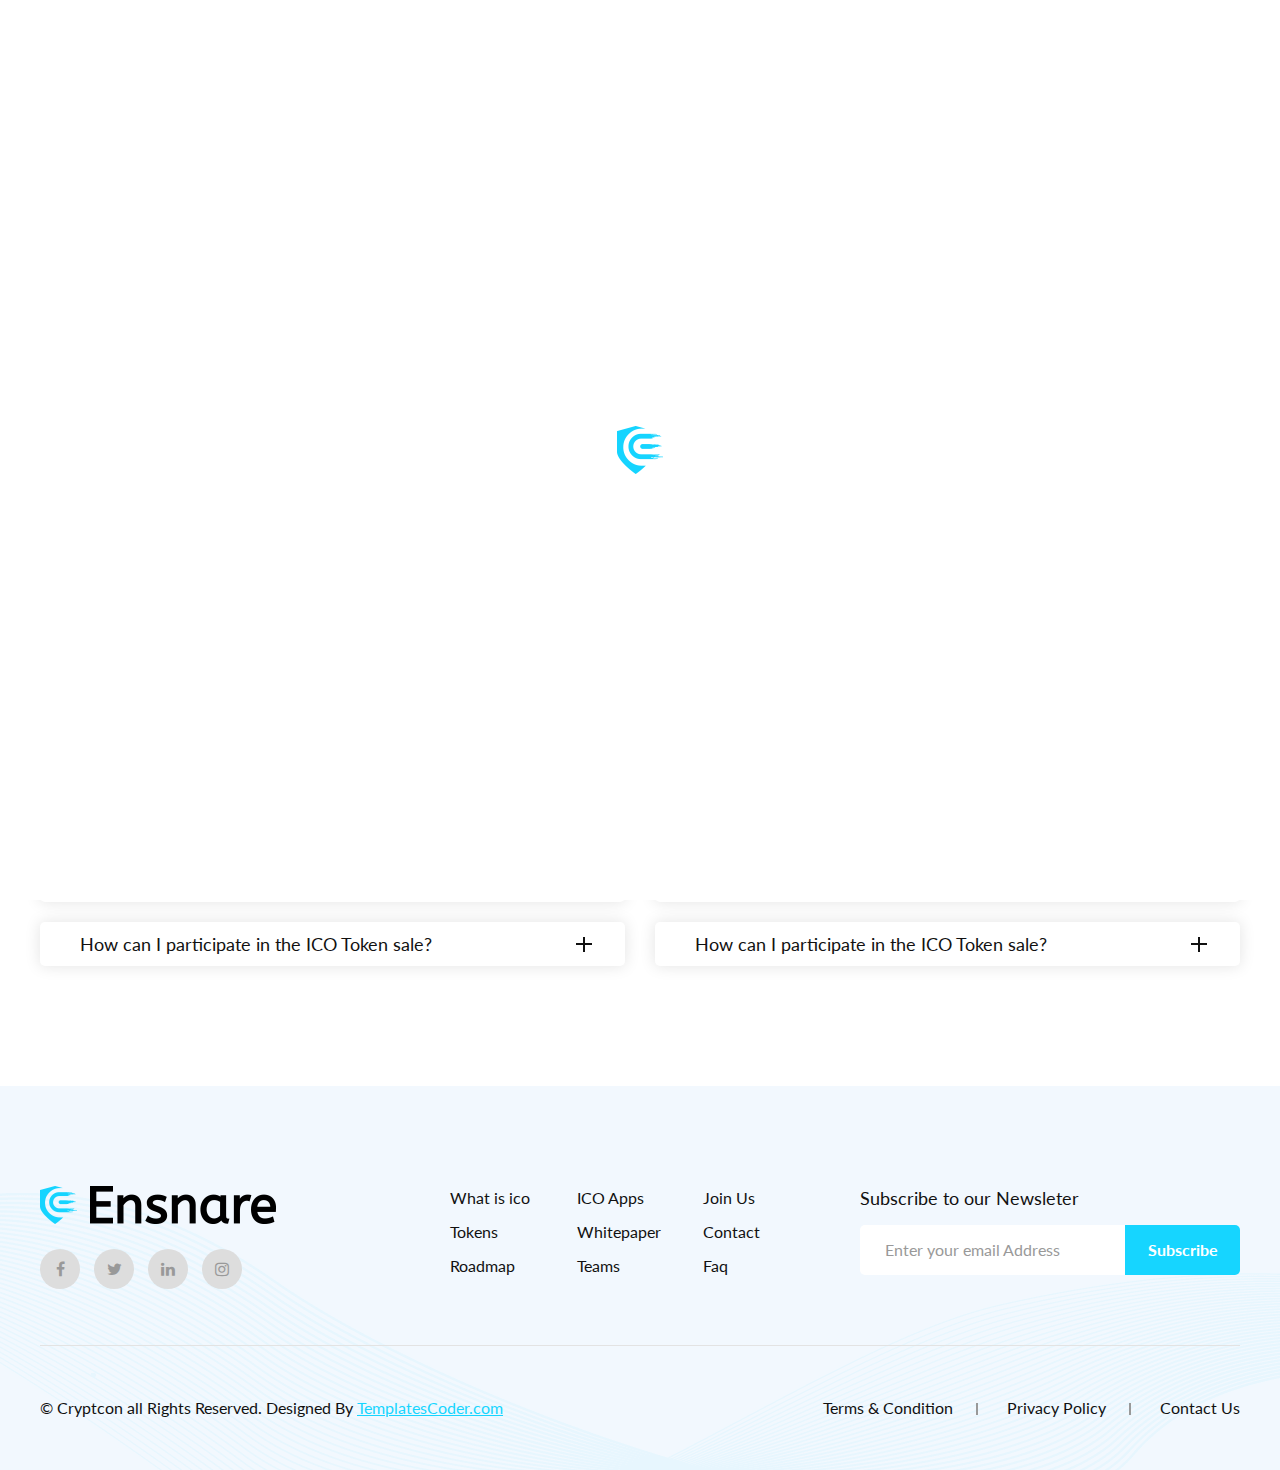
<file: faq.html>
<!DOCTYPE html>
<html lang="en">
	<head>
	<!-- Basic Page Needs -->
    <meta charset="utf-8">
    <title>Cryptcon</title>

	<!-- Mobile Specific Metas -->
    <meta name="viewport" content="width=device-width, initial-scale=1, maximum-scale=1">
    <link type="image/x-icon" href="images/fav-icon.png" rel="icon">

    <!-- CSS -->
    <link rel="stylesheet" type="text/css" href="css/style.css">
    <link rel="stylesheet" type="text/css" href="css/color.css">
    <link rel="stylesheet" type="text/css" href="css/responsive.css">
	</head>
	<body>

		<!-- Start preloader -->
		<div id="preloader"></div>
		<!-- End preloader -->

		<!-- Top scroll -->
		<div class="top-scroll transition">
			<a href="#banner" class="scrollTo"><i class="fa fa-angle-up" aria-hidden="true"></i></a>
		</div>	
		<!-- Top scroll End -->

		<header class="transition">
			<div class="container">
				<div class="row flex-align">
					<div class="col-lg-4 col-md-3 col-8">
						<div class="logo">
							<a href="index.html"><img src="images/logo.png" class="transition" alt="Cryptcon"></a>
						</div>
					</div>
					<div class="col-lg-8 col-md-9 col-4 text-right">
						<div class="menu-toggle">
							<span></span>
						</div>
						<div class="menu">
							<ul class="d-inline-block">
								<li class="mega-menu">
									<span class="opener plus"></span>
									<a href="index.html">Home</a>
									<ul class="transition">
										<li><a href="index.html">Home One</a></li>
										<li><a href="index-2.html">Home Two</a></li>
									</ul>
								</li>
								<li class="mega-menu">
									<span class="opener plus"></span>
									<a href="about.html">Pages</a>
									<ul class="transition">
										<li><a href="about.html">About</a></li>
										<li><a href="blog-list.html">Blog</a></li>
										<li><a href="token-sale.html">Token Sale</a></li>
										<li><a href="contact.html">Contact</a></li>
										<li><a href="faq.html">FAQ</a></li>
										<li><a href="404.html">404 Page</a></li>
									</ul>
								</li>
								<li><a href="feature.html">Feature</a></li>
								<li><a href="roadmap.html">Roadmap</a></li>
								<li><a href="team.html">Team</a></li>
							</ul>
							<div class="signin d-inline-block">
								<a href="#" class="btn">Sign in</a>
							</div>
						</div>
					</div>
				</div>
			</div>
		</header>

		<section class="sub-page-banner parallax" id="banner">
			<div class="container">
				<div class="row">
					<div class="col-md-12 wow fadeInUp">
						<div class="page-banner text-center">
							<h1 class="sub-banner-title">FAQ</h1>
							<ul>
								<li><a href="index.html">Home</a></li>
								<li>FAQ</li>
							</ul>
						</div>
					</div>
				</div>
			</div>
		</section>

		<div class="faq-part-2 ptb-100">
			<div class="container">
				<div class="row">
					<div class="col-md-6">
						<div class="accordion-faq-box mb-20 wow fadeInLeft">
						  	<a href="javascript:void(0)" class="accordion-faq-title">What is Ico Crypto?</a>
						  	<div class="accordion-faq-content">
						  		<p>Lorem Ipsum is simply dummy text of the printing and typesetting industry. Lorem Ipsum has been the industry's standard dummy text ever since the 1500s, when an unknown printer took a galley of type and scrambled it to make a type specimen book. remaining essentially unchanged.</p>
						  	</div>
						</div>
						<div class="accordion-faq-box mb-20 wow fadeInLeft">
						  	<a href="javascript:void(0)" class="accordion-faq-title">How can I participate in the ICO Token sale?</a>
						  	<div class="accordion-faq-content">
						  		<p>Lorem Ipsum is simply dummy text of the printing and typesetting industry. Lorem Ipsum has been the industry's standard dummy text ever since the 1500s, when an unknown printer took a galley of type and scrambled it to make a type specimen book. remaining essentially unchanged.</p>
						  	</div>
						</div>
						<div class="accordion-faq-box mb-20 wow fadeInLeft">
						  	<a href="javascript:void(0)" class="accordion-faq-title">How can I participate in the ICO Token sale?</a>
						  	<div class="accordion-faq-content">
						  		<p>Lorem Ipsum is simply dummy text of the printing and typesetting industry. Lorem Ipsum has been the industry's standard dummy text ever since the 1500s, when an unknown printer took a galley of type and scrambled it to make a type specimen book. remaining essentially unchanged.</p>
						  	</div>
						</div>
						<div class="accordion-faq-box mb-20 wow fadeInLeft">
						  	<a href="javascript:void(0)" class="accordion-faq-title">How can I participate in the ICO Token sale?</a>
						  	<div class="accordion-faq-content">
						  		<p>Lorem Ipsum is simply dummy text of the printing and typesetting industry. Lorem Ipsum has been the industry's standard dummy text ever since the 1500s, when an unknown printer took a galley of type and scrambled it to make a type specimen book. remaining essentially unchanged.</p>
						  	</div>
						</div>
						<div class="accordion-faq-box mb-20 wow fadeInLeft">
						  	<a href="javascript:void(0)" class="accordion-faq-title">How can I participate in the ICO Token sale?</a>
						  	<div class="accordion-faq-content">
						  		<p>Lorem Ipsum is simply dummy text of the printing and typesetting industry. Lorem Ipsum has been the industry's standard dummy text ever since the 1500s, when an unknown printer took a galley of type and scrambled it to make a type specimen book. remaining essentially unchanged.</p>
						  	</div>
						</div>
						<div class="accordion-faq-box mb-20 wow fadeInLeft">
						  	<a href="javascript:void(0)" class="accordion-faq-title">How can I participate in the ICO Token sale?</a>
						  	<div class="accordion-faq-content">
						  		<p>Lorem Ipsum is simply dummy text of the printing and typesetting industry. Lorem Ipsum has been the industry's standard dummy text ever since the 1500s, when an unknown printer took a galley of type and scrambled it to make a type specimen book. remaining essentially unchanged.</p>
						  	</div>
						</div>
						<div class="accordion-faq-box mb-20 wow fadeInLeft">
						  	<a href="javascript:void(0)" class="accordion-faq-title">How can I participate in the ICO Token sale?</a>
						  	<div class="accordion-faq-content">
						  		<p>Lorem Ipsum is simply dummy text of the printing and typesetting industry. Lorem Ipsum has been the industry's standard dummy text ever since the 1500s, when an unknown printer took a galley of type and scrambled it to make a type specimen book. remaining essentially unchanged.</p>
						  	</div>
						</div>
					</div>
					<div class="col-md-6">
						<div class="accordion-faq-box mb-20 wow fadeInRight">
						  	<a href="javascript:void(0)" class="accordion-faq-title">How can I participate in the ICO Token sale?</a>
						  	<div class="accordion-faq-content">
						  		<p>Lorem Ipsum is simply dummy text of the printing and typesetting industry. Lorem Ipsum has been the industry's standard dummy text ever since the 1500s, when an unknown printer took a galley of type and scrambled it to make a type specimen book. remaining essentially unchanged.</p>
						  	</div>
						</div>
						<div class="accordion-faq-box mb-20 wow fadeInRight">
						  	<a href="javascript:void(0)" class="accordion-faq-title">How can I participate in the ICO Token sale?</a>
						  	<div class="accordion-faq-content">
						  		<p>Lorem Ipsum is simply dummy text of the printing and typesetting industry. Lorem Ipsum has been the industry's standard dummy text ever since the 1500s, when an unknown printer took a galley of type and scrambled it to make a type specimen book. remaining essentially unchanged.</p>
						  	</div>
						</div>
						<div class="accordion-faq-box mb-20 wow fadeInRight">
						  	<a href="javascript:void(0)" class="accordion-faq-title">How can I participate in the ICO Token sale?</a>
						  	<div class="accordion-faq-content">
						  		<p>Lorem Ipsum is simply dummy text of the printing and typesetting industry. Lorem Ipsum has been the industry's standard dummy text ever since the 1500s, when an unknown printer took a galley of type and scrambled it to make a type specimen book. remaining essentially unchanged.</p>
						  	</div>
						</div>
						<div class="accordion-faq-box mb-20 wow fadeInRight">
						  	<a href="javascript:void(0)" class="accordion-faq-title">How can I participate in the ICO Token sale?</a>
						  	<div class="accordion-faq-content">
						  		<p>Lorem Ipsum is simply dummy text of the printing and typesetting industry. Lorem Ipsum has been the industry's standard dummy text ever since the 1500s, when an unknown printer took a galley of type and scrambled it to make a type specimen book. remaining essentially unchanged.</p>
						  	</div>
						</div>
						<div class="accordion-faq-box mb-20 wow fadeInRight">
						  	<a href="javascript:void(0)" class="accordion-faq-title">How can I participate in the ICO Token sale?</a>
						  	<div class="accordion-faq-content">
						  		<p>Lorem Ipsum is simply dummy text of the printing and typesetting industry. Lorem Ipsum has been the industry's standard dummy text ever since the 1500s, when an unknown printer took a galley of type and scrambled it to make a type specimen book. remaining essentially unchanged.</p>
						  	</div>
						</div>
						<div class="accordion-faq-box mb-20 wow fadeInRight">
						  	<a href="javascript:void(0)" class="accordion-faq-title">How can I participate in the ICO Token sale?</a>
						  	<div class="accordion-faq-content">
						  		<p>Lorem Ipsum is simply dummy text of the printing and typesetting industry. Lorem Ipsum has been the industry's standard dummy text ever since the 1500s, when an unknown printer took a galley of type and scrambled it to make a type specimen book. remaining essentially unchanged.</p>
						  	</div>
						</div>
						<div class="accordion-faq-box mb-20 wow fadeInRight">
						  	<a href="javascript:void(0)" class="accordion-faq-title">How can I participate in the ICO Token sale?</a>
						  	<div class="accordion-faq-content">
						  		<p>Lorem Ipsum is simply dummy text of the printing and typesetting industry. Lorem Ipsum has been the industry's standard dummy text ever since the 1500s, when an unknown printer took a galley of type and scrambled it to make a type specimen book. remaining essentially unchanged.</p>
						  	</div>
						</div>
					</div>
				</div>
			</div>
		</div>

		<footer class="bg-pattern lightskyblue ptb-100">
			<div class="container">
				<div class="footer">
					<div class="row">
						<div class="col-lg-4 col-md-6">
							<div class="footer-logo pb-25">
								<a href="index.html"><img src="images/logo.png" alt="Cryptcon"></a>
							</div>
							<div class="footer-icon">
								<ul>
									<li><a href="#"><i class="fa fa-facebook" aria-hidden="true"></i></a></li>
									<li><a href="#"><i class="fa fa-twitter" aria-hidden="true"></i></a></li>
									<li><a href="#"><i class="fa fa-linkedin" aria-hidden="true"></i></a></li>
									<li><a href="#"><i class="fa fa-instagram" aria-hidden="true"></i></a></li>
								</ul>
							</div>
						</div>
						<div class="col-lg-4 col-md-6">
							<div class="footer-link">
								<ul>
									<li><a href="#">What is ico</a></li>
									<li><a href="#">ICO Apps</a></li>
									<li><a href="#">Join Us</a></li>
									<li><a href="token-sale.html">Tokens</a></li>
									<li><a href="#">Whitepaper</a></li>
									<li><a href="contact.html">Contact</a></li>
									<li><a href="roadmap.html">Roadmap</a></li>
									<li><a href="team.html">Teams</a></li>
									<li><a href="faq.html">Faq</a></li>
								</ul>
							</div>
						</div>
						<div class="col-lg-4 col-md-6">
							<div class="subscribe">
								<div class="form-group">
								    <label>Subscribe to our Newsleter</label>
								    <input type="email" class="form-control" placeholder="Enter your email Address">
								    <input type="submit" name="submit" value="Subscribe" class="submit">
								</div>
							</div>
						</div>
					</div>
				</div>
				<div class="copyright">
					<div class="row">
						<div class="col-lg-6">
							<p>© Cryptcon all Rights Reserved. Designed By <a href="https://templatescoder.com/">TemplatesCoder.com</a></p>
						</div>
						<div class="col-lg-6">
							<ul>
								<li><a href="#">Terms & Condition</a></li>
								<li><a href="#">Privacy Policy</a></li>
								<li><a href="contact.html">Contact Us</a></li>
							</ul>
						</div>
					</div>
				</div>
			</div>
		</footer>
	
		<script src="js/jquery-3.4.1.min.js"></script>
		<script src="js/animation.js"></script>
		<script src="js/custom.js"></script>
		
	</body>

</html>
</file>
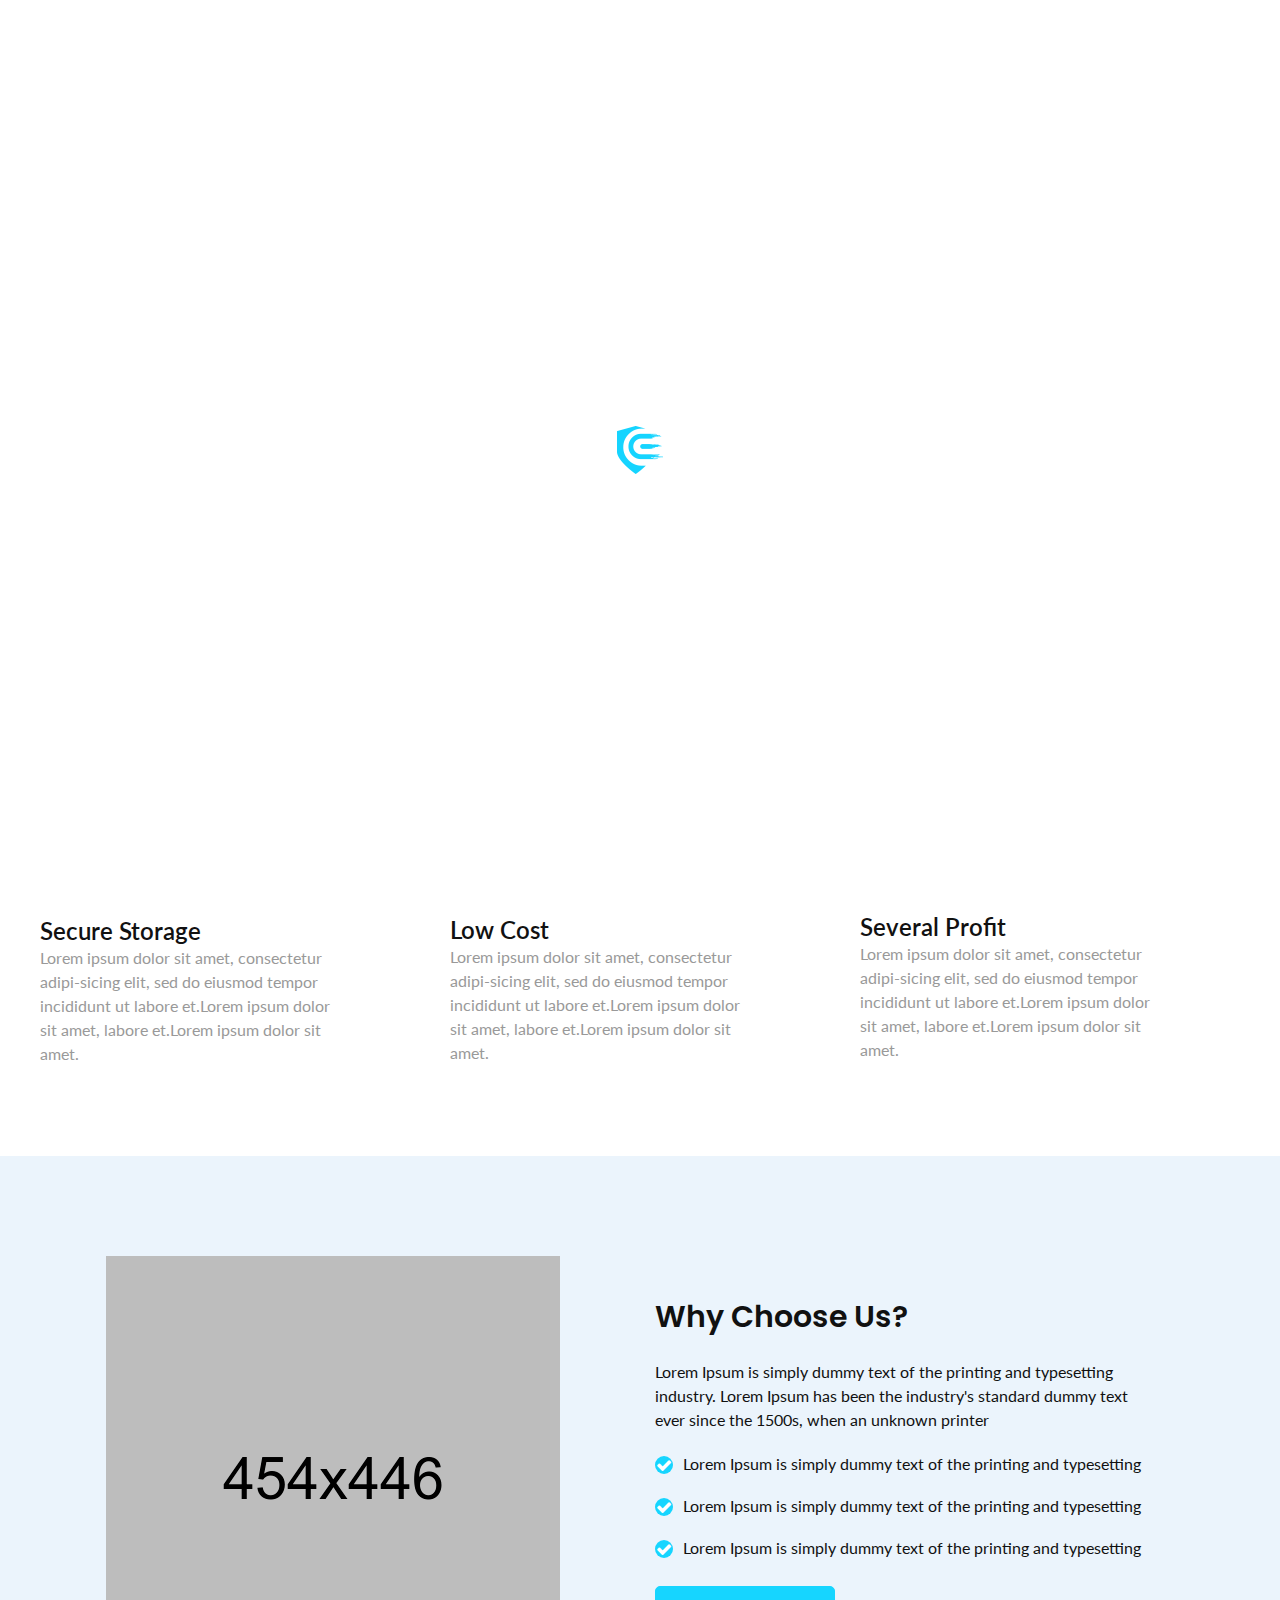
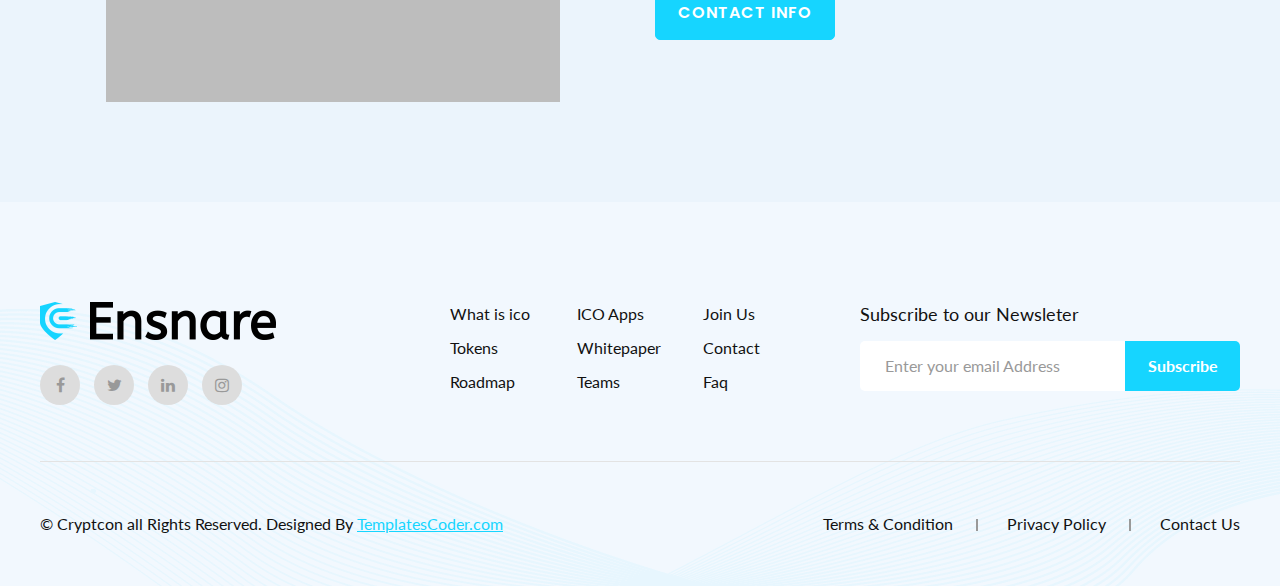
<file: feature.html>
<!DOCTYPE html>
<html lang="zxx">
	<head>
	<!-- Basic Page Needs -->
    <meta charset="utf-8">
    <title>Cryptcon</title>

	<!-- Mobile Specific Metas -->
    <meta name="viewport" content="width=device-width, initial-scale=1, maximum-scale=1">
    <link type="image/x-icon" href="images/fav-icon.png" rel="icon">

    <!-- CSS -->
    <link rel="stylesheet" type="text/css" href="css/style.css">
    <link rel="stylesheet" type="text/css" href="css/color.css">
    <link rel="stylesheet" type="text/css" href="css/responsive.css">
	</head>
	<body>

		<!-- Start preloader -->
		<div id="preloader"></div>
		<!-- End preloader -->

		<!-- Top scroll -->
		<div class="top-scroll transition">
			<a href="#banner" class="scrollTo"><i class="fa fa-angle-up" aria-hidden="true"></i></a>
		</div>	
		<!-- Top scroll End -->

		<header class="transition">
			<div class="container">
				<div class="row flex-align">
					<div class="col-lg-4 col-md-3 col-8">
						<div class="logo">
							<a href="index.html"><img src="images/logo.png" class="transition" alt="Cryptcon"></a>
						</div>
					</div>
					<div class="col-lg-8 col-md-9 col-4 text-right">
						<div class="menu-toggle">
							<span></span>
						</div>
						<div class="menu">
							<ul class="d-inline-block">
								<li class="mega-menu">
									<span class="opener plus"></span>
									<a href="index.html">Home</a>
									<ul class="transition">
										<li><a href="index.html">Home One</a></li>
										<li><a href="index-2.html">Home Two</a></li>
									</ul>
								</li>
								<li class="mega-menu">
									<span class="opener plus"></span>
									<a href="about.html">Pages</a>
									<ul class="transition">
										<li><a href="about.html">About</a></li>
										<li><a href="blog-list.html">Blog</a></li>
										<li><a href="token-sale.html">Token Sale</a></li>
										<li><a href="contact.html">Contact</a></li>
										<li><a href="faq.html">FAQ</a></li>
										<li><a href="404.html">404 Page</a></li>
									</ul>
								</li>
								<li><a href="feature.html">Feature</a></li>
								<li><a href="roadmap.html">Roadmap</a></li>
								<li><a href="team.html">Team</a></li>
							</ul>
							<div class="signin d-inline-block">
								<a href="#" class="btn">Sign in</a>
							</div>
						</div>
					</div>
				</div>
			</div>
		</header>

		<section class="sub-page-banner parallax" id="banner">
			<div class="container">
				<div class="row">
					<div class="col-md-12 wow fadeInUp">
						<div class="page-banner text-center">
							<h1 class="sub-banner-title">Feature</h1>
							<ul>
								<li><a href="index.html">Home</a></li>
								<li>Feature</li>
							</ul>
						</div>
					</div>
				</div>
			</div>
		</section>

		<div class="feature-part pt-100 pb-10">
			<div class="container">
				<div class="row">
					<div class="col-md-4 wow fadeInUp pb-80">
						<div class="feature-box">
							<div class="feature-icon">
								<img src="images/feature-1.png" alt="Safe & Secure">
							</div>
							<div class="feature-contain pt-25">
								<a href="feature.html" class="feature-title pb-15">Safe & Secure</a>
								<p class="feature-des">Lorem ipsum dolor sit amet, consectetur adipi-sicing elit, sed do eiusmod tempor incididunt ut labore et.Lorem ipsum dolor sit amet, labore et.Lorem ipsum dolor sit amet. </p>
							</div>
						</div>
					</div>
					<div class="col-md-4 wow fadeInUp pb-80">
						<div class="feature-box">
							<div class="feature-icon">
								<a href="feature.html"><img src="images/feature-2.png" alt="Early Bonus"></a>
							</div>
							<div class="feature-contain pt-25">
								<a href="feature.html" class="feature-title pb-15">Early Bonus</a>
								<p class="feature-des">Lorem ipsum dolor sit amet, consectetur adipi-sicing elit, sed do eiusmod tempor incididunt ut labore et.Lorem ipsum dolor sit amet, labore et.Lorem ipsum dolor sit amet. </p>
							</div>
						</div>
					</div>
					<div class="col-md-4 wow fadeInUp pb-80">
						<div class="feature-box">
							<div class="feature-icon">
								<a href="feature.html"><img src="images/feature-3.png" alt="Univarsal Access"></a>
							</div>
							<div class="feature-contain pt-25">
								<a href="feature.html" class="feature-title pb-15">Univarsal Access</a>
								<p class="feature-des">Lorem ipsum dolor sit amet, consectetur adipi-sicing elit, sed do eiusmod tempor incididunt ut labore et.Lorem ipsum dolor sit amet, labore et.Lorem ipsum dolor sit amet. </p>
							</div>
						</div>
					</div>
					<div class="col-md-4 wow fadeInUp pb-80">
						<div class="feature-box">
							<div class="feature-icon">
								<a href="feature.html"><img src="images/feature-4.png" alt="Secure Storage"></a>
							</div>
							<div class="feature-contain pt-25">
								<a href="feature.html" class="feature-title pb-15">Secure Storage</a>
								<p class="feature-des">Lorem ipsum dolor sit amet, consectetur adipi-sicing elit, sed do eiusmod tempor incididunt ut labore et.Lorem ipsum dolor sit amet, labore et.Lorem ipsum dolor sit amet. </p>
							</div>
						</div>
					</div>
					<div class="col-md-4 wow fadeInUp pb-80">
						<div class="feature-box">
							<div class="feature-icon">
								<a href="feature.html"><img src="images/feature-5.png" alt="Low Cost"></a>
							</div>
							<div class="feature-contain pt-25">
								<a href="feature.html" class="feature-title pb-15">Low Cost</a>
								<p class="feature-des">Lorem ipsum dolor sit amet, consectetur adipi-sicing elit, sed do eiusmod tempor incididunt ut labore et.Lorem ipsum dolor sit amet, labore et.Lorem ipsum dolor sit amet. </p>
							</div>
						</div>
					</div>
					<div class="col-md-4 wow fadeInUp pb-80">
						<div class="feature-box">
							<div class="feature-icon">
								<a href="feature.html"><img src="images/feature-6.png" alt="Several Profit"></a>
							</div>
							<div class="feature-contain pt-25">
								<a href="feature.html" class="feature-title pb-15">Several Profit</a>
								<p class="feature-des">Lorem ipsum dolor sit amet, consectetur adipi-sicing elit, sed do eiusmod tempor incididunt ut labore et.Lorem ipsum dolor sit amet, labore et.Lorem ipsum dolor sit amet. </p>
							</div>
						</div>
					</div>
				</div>
			</div>
		</div>

		<section class="feature-main lightsky ptb-100">
			<div class="container">
				<div class="row">
					<div class="col-lg-6 col-md-12 text-center flex-align justify-center order-r-2 wow fadeInLeft">
						<div class="work-box">
							<img src="images/feature-7.png" alt="Work Process">
						</div>
					</div>
					<div class="col-lg-6 col-md-12 flex-align order-r-1 mb-r-30 wow fadeInRight">
						<div class="work-box">
							<h3 class="work-process-title pb-25">Why Choose Us?</h3>
							<p class="work-des pb-20">Lorem Ipsum is simply dummy text of the printing and typesetting industry. Lorem Ipsum has been the industry's standard dummy text ever since the 1500s, when an unknown printer </p>

							<ul class="check-list">
								<li><span><i class="fa fa-check" aria-hidden="true"></i></span> <p>Lorem Ipsum is simply dummy text of the printing and typesetting</p></li>
								<li><span><i class="fa fa-check" aria-hidden="true"></i></span> <p>Lorem Ipsum is simply dummy text of the printing and typesetting</p></li>
								<li><span><i class="fa fa-check" aria-hidden="true"></i></span> <p>Lorem Ipsum is simply dummy text of the printing and typesetting</p></li>
							</ul>
							<a href="#" class="btn">contact Info</a>
						</div>
					</div>
				</div>
			</div>
		</section>

		<footer class="bg-pattern lightskyblue ptb-100">
			<div class="container">
				<div class="footer">
					<div class="row">
						<div class="col-lg-4 col-md-6">
							<div class="footer-logo pb-25">
							<a href="index.html"><img src="images/logo.png" alt="Cryptcon"></a>
						</div>
							<div class="footer-icon">
								<ul>
									<li><a href="#"><i class="fa fa-facebook" aria-hidden="true"></i></a></li>
									<li><a href="#"><i class="fa fa-twitter" aria-hidden="true"></i></a></li>
									<li><a href="#"><i class="fa fa-linkedin" aria-hidden="true"></i></a></li>
									<li><a href="#"><i class="fa fa-instagram" aria-hidden="true"></i></a></li>
								</ul>
							</div>
						</div>
						<div class="col-lg-4 col-md-6">
							<div class="footer-link">
								<ul>
									<li><a href="#">What is ico</a></li>
									<li><a href="#">ICO Apps</a></li>
									<li><a href="#">Join Us</a></li>
									<li><a href="token-sale.html">Tokens</a></li>
									<li><a href="#">Whitepaper</a></li>
									<li><a href="contact.html">Contact</a></li>
									<li><a href="roadmap.html">Roadmap</a></li>
									<li><a href="team.html">Teams</a></li>
									<li><a href="faq.html">Faq</a></li>
								</ul>
							</div>
						</div>
						<div class="col-lg-4 col-md-6">
							<div class="subscribe">
								<div class="form-group">
								    <label>Subscribe to our Newsleter</label>
								    <input type="email" class="form-control" placeholder="Enter your email Address">
								    <input type="submit" name="submit" value="Subscribe" class="submit">
								</div>
							</div>
						</div>
					</div>
				</div>
				<div class="copyright">
					<div class="row">
						<div class="col-lg-6">
							<p>© Cryptcon all Rights Reserved. Designed By <a href="https://templatescoder.com/">TemplatesCoder.com</a></p>
						</div>
						<div class="col-lg-6">
							<ul>
								<li><a href="#">Terms & Condition</a></li>
								<li><a href="#">Privacy Policy</a></li>
								<li><a href="contact.html">Contact Us</a></li>
							</ul>
						</div>
					</div>
				</div>
			</div>
		</footer>
	
		<script src="js/jquery-3.4.1.min.js"></script>
		<script src="js/animation.js"></script>
		<script src="js/custom.js"></script>
		
	</body>

</html>
</file>
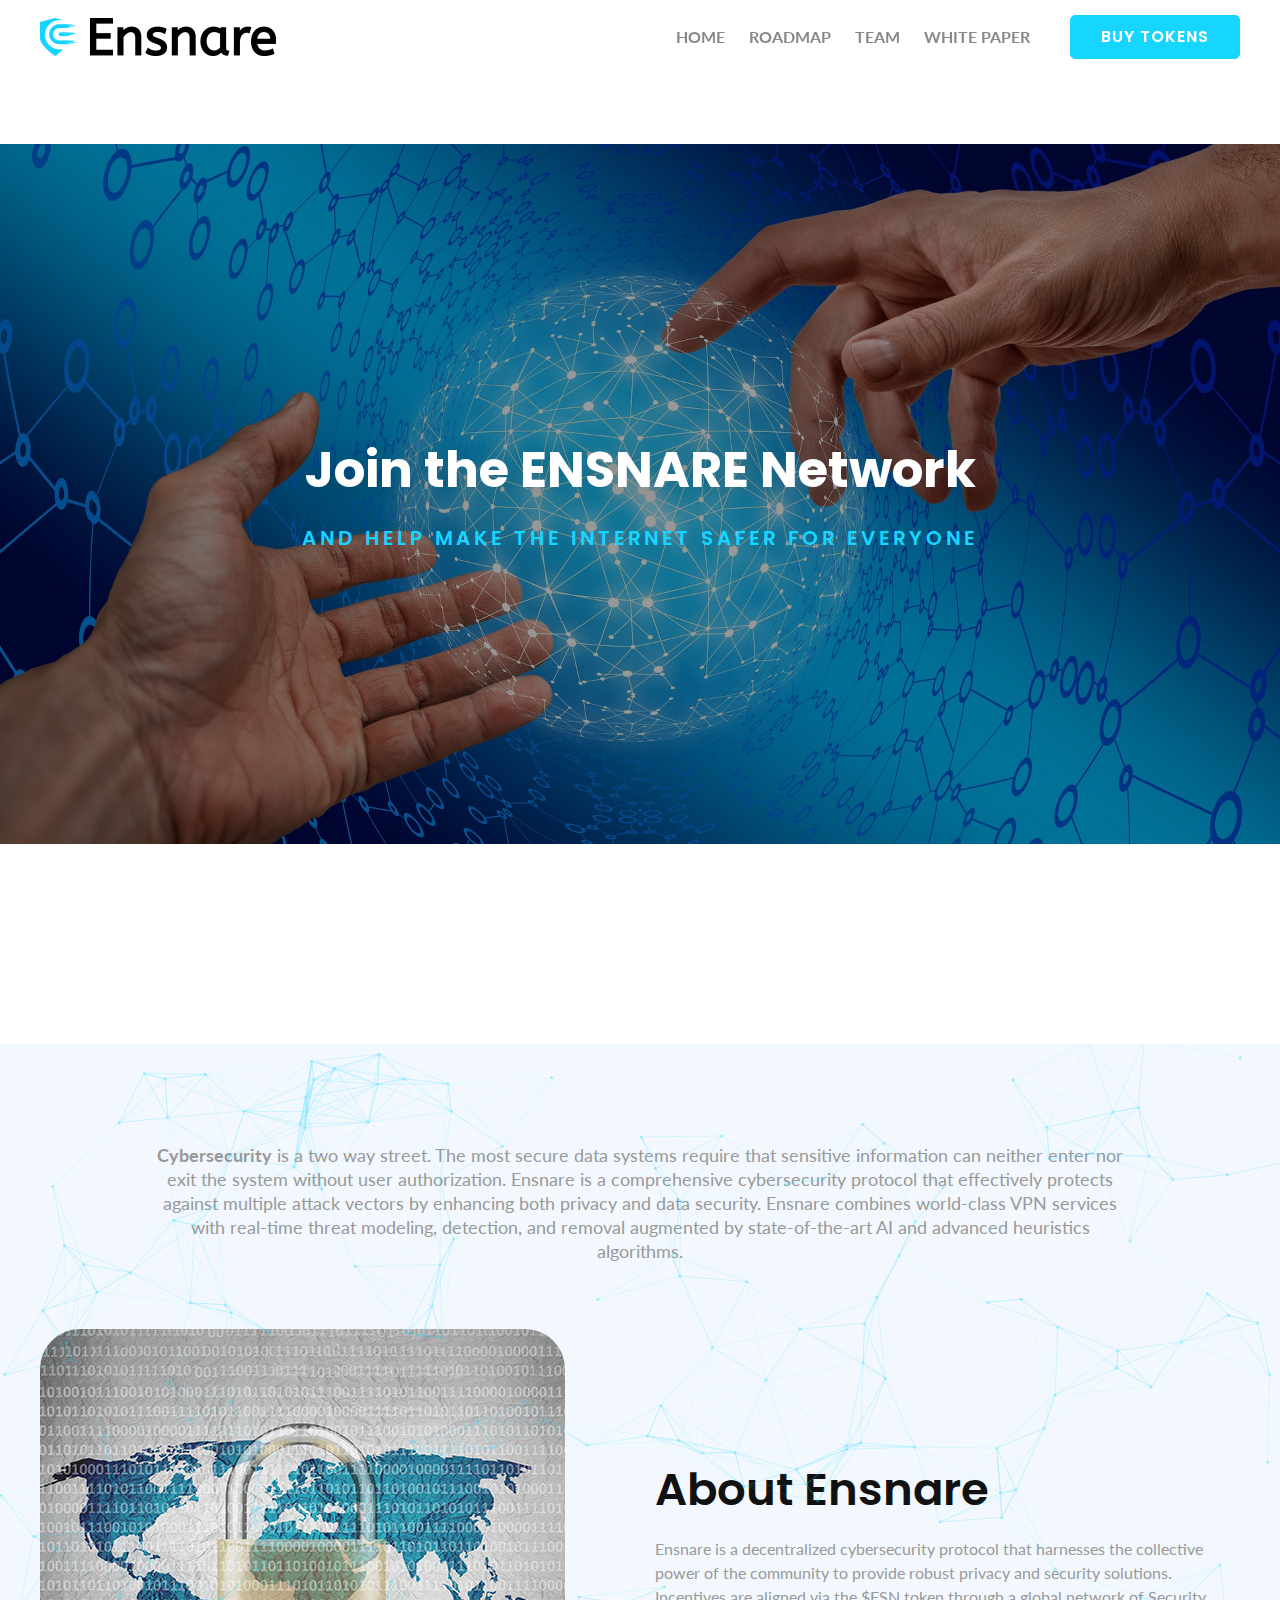
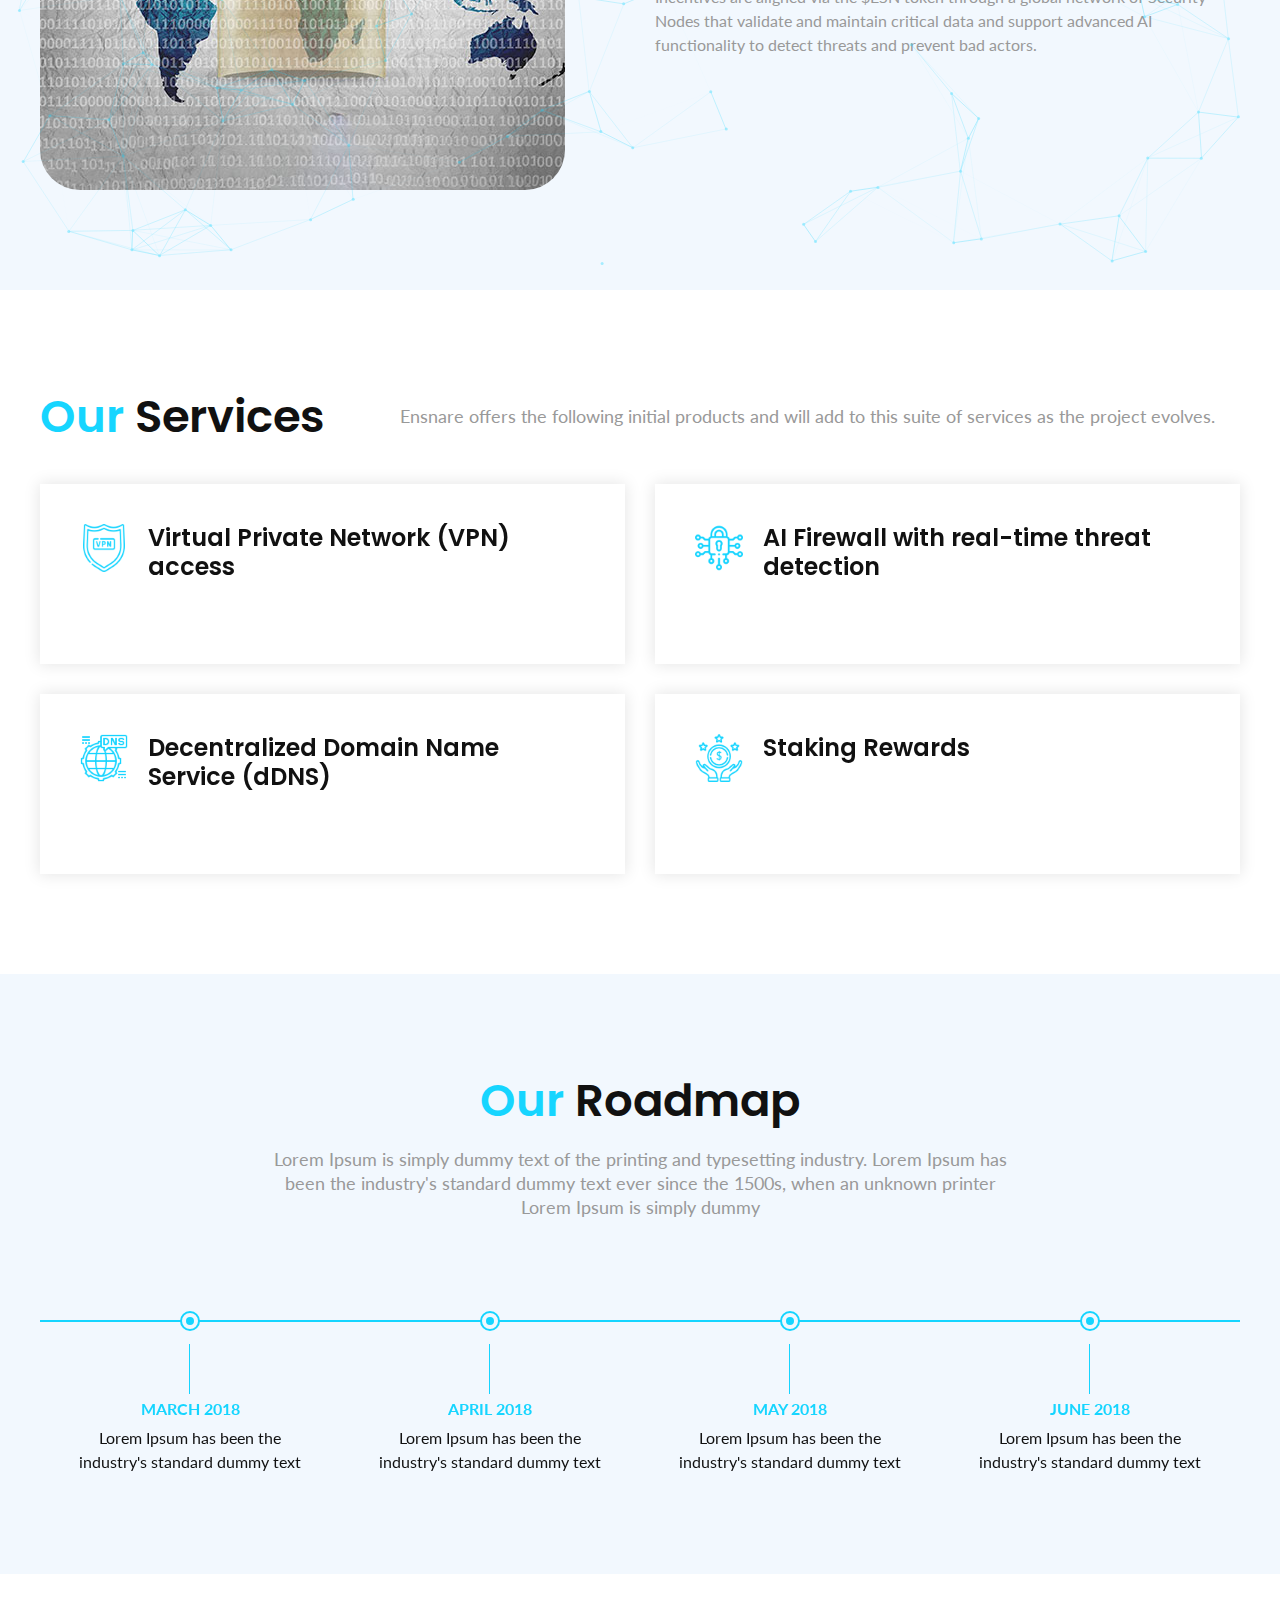
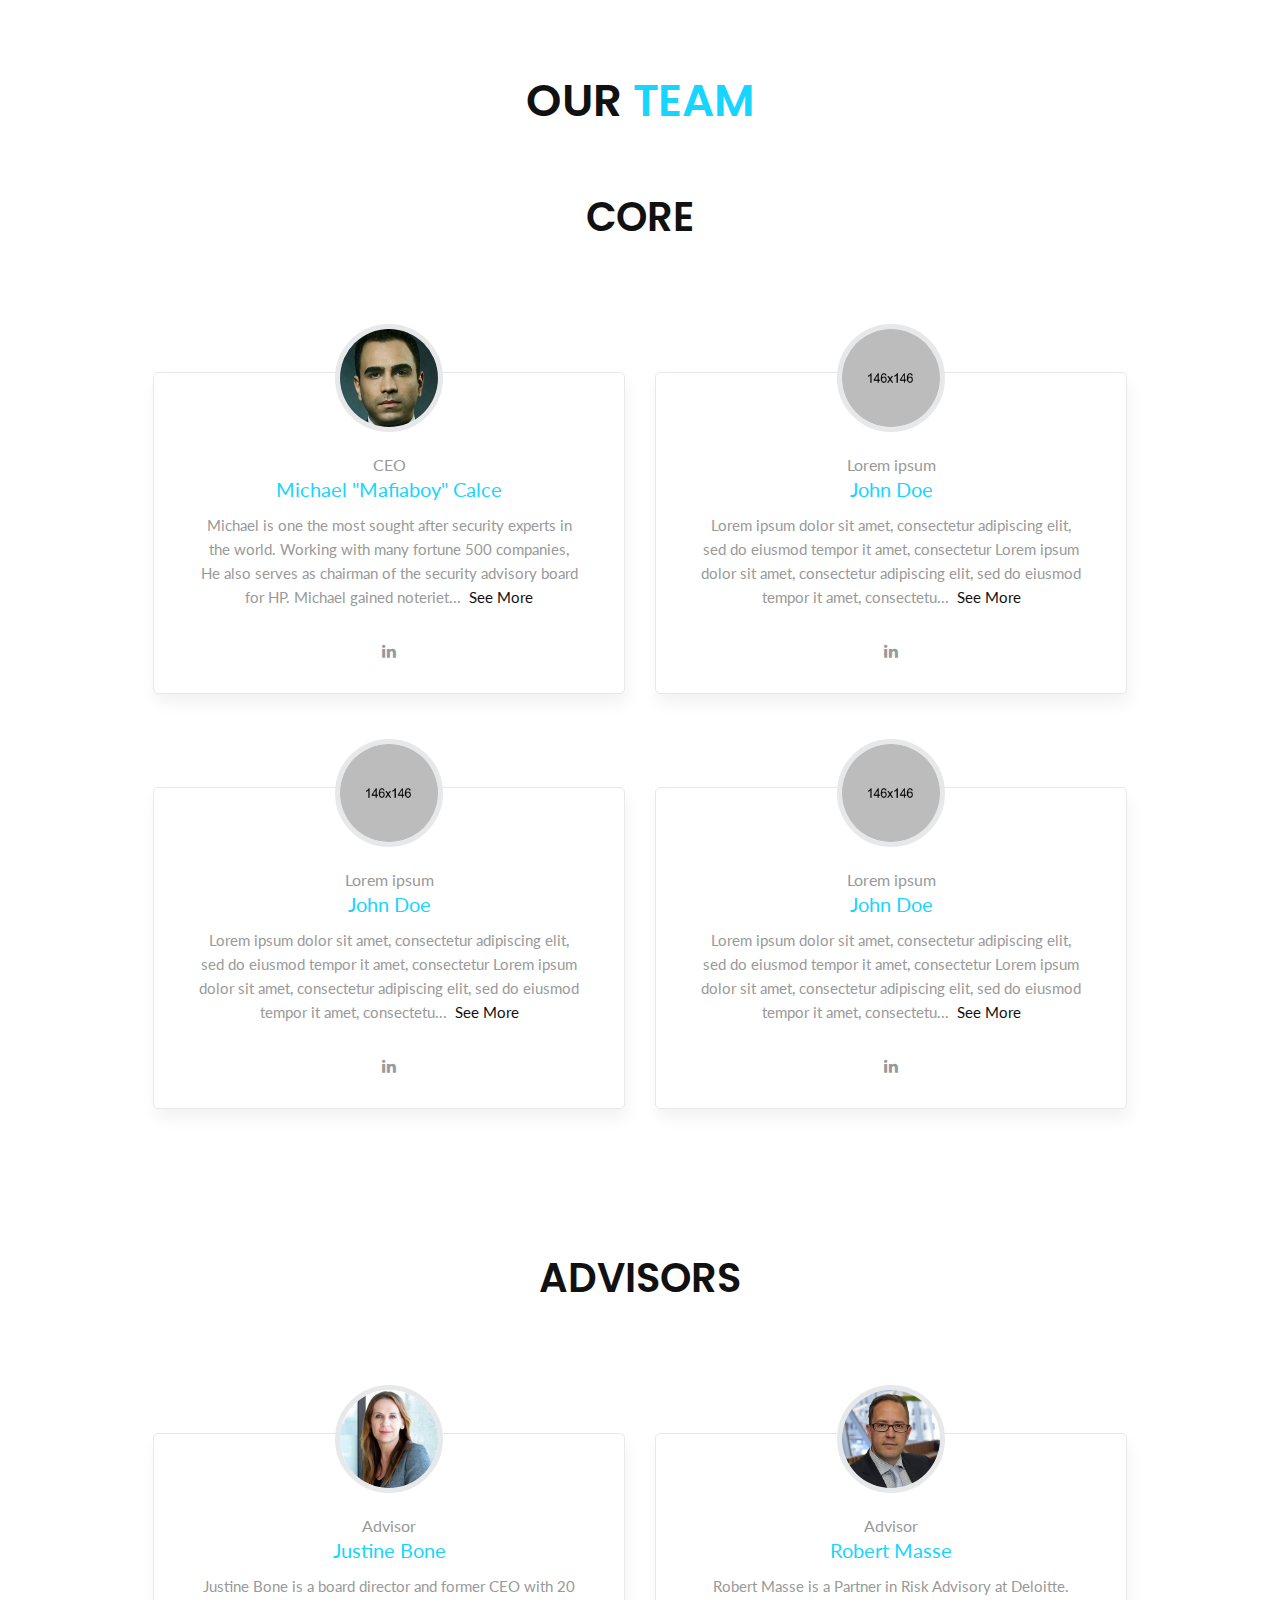
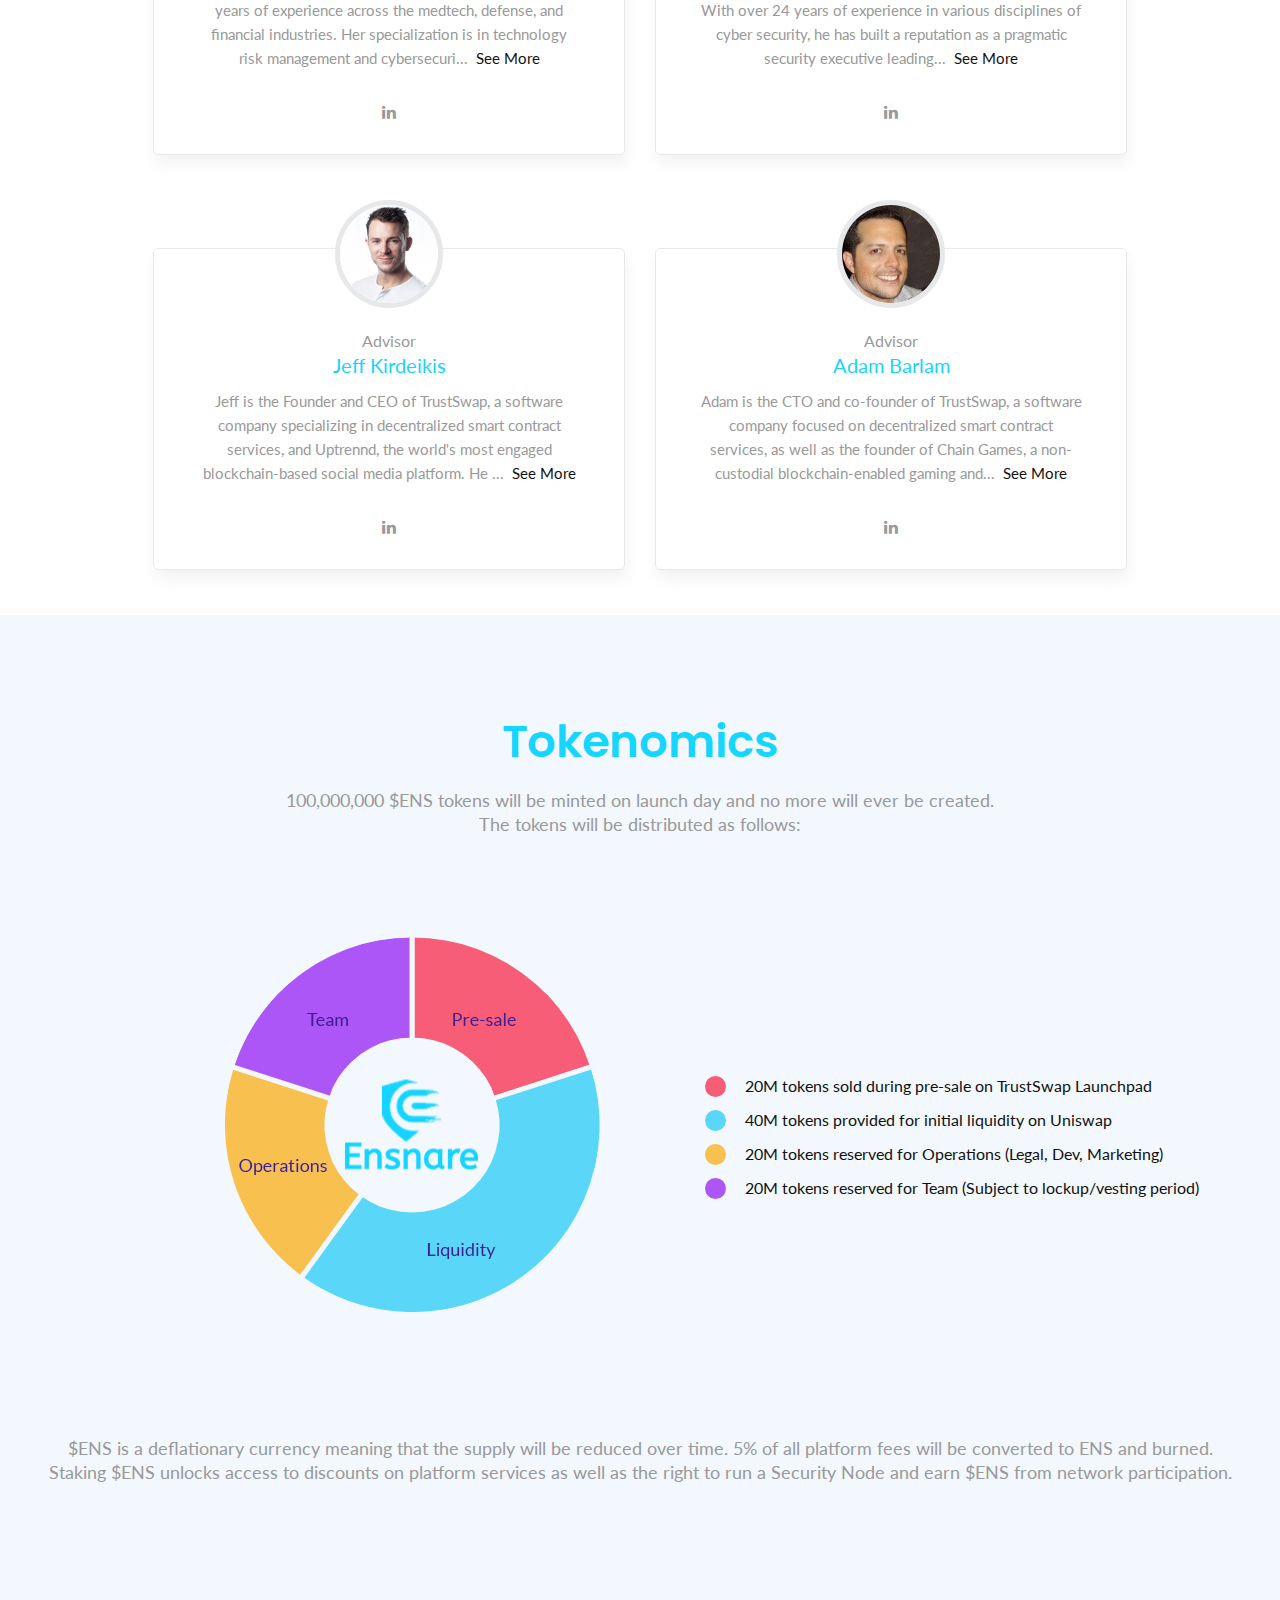
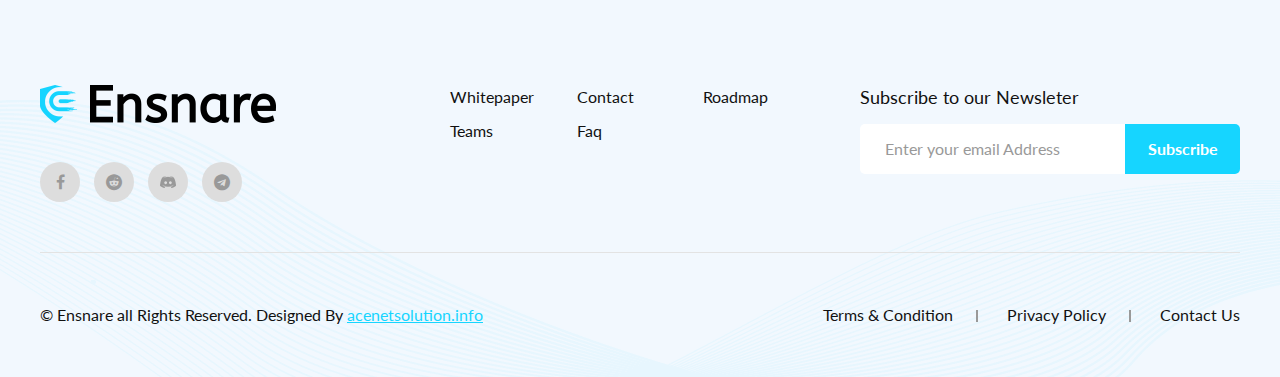
<file: index1.html>
<!DOCTYPE html>
<html lang="en">
	<head>
	<!-- Basic Page Needs -->
    <meta charset="utf-8">
    <title>Ensnare</title>

	<!-- Mobile Specific Metas -->
    <meta name="viewport" content="width=device-width, initial-scale=1, maximum-scale=1">
    <link type="image/x-icon" href="images/fav-icon.png" rel="icon">
     <link rel="stylesheet" href="css/styleanimation.css">

    <!-- CSS -->
    <link rel="stylesheet" type="text/css" href="css/style.css">
    <link rel="stylesheet" type="text/css" href="css/color.css">
    <link rel="stylesheet" type="text/css" href="css/responsive.css">
	</head>
	<body>

		<!-- Start preloader -->
		<!-- <div id="preloader"></div> -->
		<!-- End preloader -->

		<!-- Top scroll -->
		<div class="top-scroll transition">
			<a href="#particle-canvas" class="scrollTo"><i class="fa fa-angle-up" aria-hidden="true"></i></a>
		</div>	
		<!-- Top scroll End -->

		<header class="transition">
			<div class="container">
				<div class="row flex-align">
					<div class="col-lg-4 col-md-3 col-8">
						<div class="logo">
							<a href="index.html"><img src="images/logo.png" class="transition" alt="Cryptcon"></a>
						</div>
					</div>
					<div class="col-lg-8 col-md-9 col-4 text-right">
						<div class="menu-toggle">
							<span></span>
						</div>
						<div class="menu">
							<ul class="d-inline-block">
								<li>
									<a href="index.html">Home</a>
								</li>
								<li><a href="#road-map">Roadmap</a></li>
								<li><a href="#team">Team</a></li>
								<li><a href="#">White Paper</a></li>
							</ul>
							<div class="signin d-inline-block">
								<a href="#" class="btn">Buy Tokens</a>
							</div>
						</div>
					</div>
				</div>
			</div>
		</header>

		 <div class="hero-wrap">
	    <div class="home-slider owl-carousel">
	      <div class="slider-item" style="background-image:url(images/bg_1.jpg);">
	      	<div class="overlay"></div>
	        <div class="container">
	          <div class="row no-gutters slider-text align-items-center justify-content-center">
		          <div class="col-md-8 ftco-animate">
		          	<div class="text w-100 text-center">
			            <h1 class="mb-4">Join the ENSNARE Network</h1>
			            <h2>AND HELP MAKE THE INTERNET SAFER FOR EVERYONE</h2>
		            </div>
		          </div>
		        </div>
	        </div>
	      </div>

	      <div class="slider-item" style="background-image:url(images/bg_2.jpg);">
	      	<div class="overlay"></div>
	        <div class="container">
	          <div class="row no-gutters slider-text align-items-center justify-content-center">
		          <div class="col-md-8 ftco-animate">
		          	<div class="text w-100 text-center">
			            <h1 class="mb-4">VPN Service</h1>
		            </div>
		          </div>
		        </div>
	        </div>
	      </div>

	      <div class="slider-item" style="background-image:url(images/bg_3.jpg);">
	      	<div class="overlay"></div>
	        <div class="container">
	          <div class="row no-gutters slider-text align-items-center justify-content-center">
		          <div class="col-md-8 ftco-animate">
		          	<div class="text w-100 text-center">
			            <h1 class="mb-4">AI Threat Detection</h1>
		            </div>
		          </div>
		        </div>
	        </div>
	      </div>

	      <div class="slider-item" style="background-image:url(images/bg_4.jpg);">
	      	<div class="overlay"></div>
	        <div class="container">
	          <div class="row no-gutters slider-text align-items-center justify-content-center">
		          <div class="col-md-8 ftco-animate">
		          	<div class="text w-100 text-center">
			            <h1 class="mb-4">Decentralized DNS</h1>
		            </div>
		          </div>
		        </div>
	        </div>
	      </div>
	    </div>
	  </div>

		<section class="about-part lightskyblue ptb-100"  id="particle-canvas">
			<div class="container">
				<div class="row">
					<div class="col-md-12">
						<div class="section-heading text-center pb-65">
							<p class="heading-des wow fadeInUp"><b>Cybersecurity</b> is a two way street. The most secure data systems require that sensitive information can neither enter nor exit the system without user authorization. Ensnare is a comprehensive cybersecurity protocol that effectively protects against multiple attack vectors by enhancing both privacy and data security. Ensnare combines world-class VPN services with real-time threat modeling, detection, and removal augmented by state-of-the-art AI and advanced heuristics algorithms.</p>
						</div>
					</div>
				</div>
				<div class="row">
					<div class="col-md-6 wow fadeInLeft">
						<div class="about-img">
							<img src="images/about.jpg" alt="about">
						</div>
					</div>
					<div class="col-md-6 flex-align wow fadeInRight">
						<div class="about-content">
							<div class="section-heading">
								<h2 class="heading-title-2 pb-20">About Ensnare</h2>
								<p>Ensnare is a decentralized cybersecurity protocol that harnesses the collective power of the community to provide robust privacy and security solutions. Incentives are aligned via the $ESN token through a global network of Security Nodes that validate and maintain critical data and support advanced AI functionality to detect threats and prevent bad actors.</p>
							</div>
						</div>
					</div>
				</div>
			</div>
		</section>

		<section class="feature-part-2 pt-100">
			<div class="container">
				<div class="row">
					<div class="col-md-12">
						<div class="section-heading flex-align pb-40">
							<h2 class="heading-title-2 wow fadeInUp white-space pr-75"><span>Our</span> Services</h2>
							<p class="heading-des-2 wow fadeInUp">Ensnare offers the following initial products and will add to this suite of services as the project evolves.</p>
						</div>
					</div>
				</div>
				<div class="row">
					<div class="col-lg-6 col-md-6 wow fadeInUp mb-30">
						<div class="feature-box-2">
							<div class="frontend">
								<div class="feature-icon-2">
									<img src="images/vpn.png" alt="Safe & Secure">
								</div>
								<div class="feature-content">
									<h3 class="feature-title-2">Virtual Private Network (VPN) access</h3>
									
								</div>
								<div class="clear"></div>
							</div>
							<div class="backend">
								<p><b>VPN Client</b></p>
								<p>- Pay-per-use in real time</p>
								<p>- Global Network</p>
								<p>- Unlimited Devices</p>
							</div>
						</div>
					</div>
					
					<div class="col-lg-6 col-md-6 wow fadeInUp mb-30">
						<div class="feature-box-2">
							<div class="frontend">
								<div class="feature-icon-2">
									<img src="images/firewall.png" alt="Secure Storage">
								</div>
								<div class="feature-content">
									<h3 class="feature-title-2">AI Firewall with real-time threat detection</h3>
									
								</div>
								<div class="clear"></div>
							</div>
							<div class="backend">
								<p><b>AV/Firewall</b></p>
								<p>- AI Threat Detection</p>
								<p>- Real-time Malware Blocker</p>
								<p>- On-chain blacklist</p>
							</div>
						</div>
					</div>
					<div class="col-lg-6 col-md-6 wow fadeInUp mb-30">
						<div class="feature-box-2">
							<div class="frontend">
								<div class="feature-icon-2">
									<img src="images/dns.png" alt="Low Cost">
								</div>
								<div class="feature-content">
									<h3 class="feature-title-2">Decentralized Domain Name Service (dDNS)</h3>
									
								</div>
								<div class="clear"></div>
							</div>
							<div class="backend">
								<p><b>dDNS</b></p>
								<p>- Decentralized Domains</p>
								<p>- dDNS Daemon</p>
								<p>- dDNS Domain Market</p>
								<p>- IPFS Hosting</p>
							</div>
						</div>
					</div>
					<div class="col-lg-6 col-md-6 wow fadeInUp mb-30">
						<div class="feature-box-2">
							<div class="frontend">
								<div class="feature-icon-2">
									<img src="images/reward.png" alt="Several Profit">
								</div>
								<div class="feature-content">
									<h3 class="feature-title-2">Staking Rewards</h3>
									
								</div>
								<div class="clear"></div>
							</div>
							<div class="backend">
								<p><b>Security Node Daemon</b></p>
								<p>- Stake ENS to run a node earn rewards for</p>
								<p>- VPN Server Access</p>
								<p>- AI Threat Detection</p>
								<p>- dDNS Network Validation</p>
							</div>
						</div>
					</div>
				</div>
			</div>
		</section>

		<section class="roadmap-part lightskyblue ptb-100" id="road-map">
			<div class="container">
				<div class="row">
					<div class="col-md-12">
						<div class="section-heading text-center">
							<h2 class="heading-title-2 wow fadeInUp pb-20"><span>Our</span> Roadmap</h2>
							<p class="heading-des wow fadeInUp">Lorem Ipsum is simply dummy text of the printing and typesetting industry. Lorem Ipsum has been the industry's standard dummy text ever since the 1500s, when an unknown printer  Lorem Ipsum is simply dummy </p>
						</div>
					</div>
				</div>
				<div class="row">
					<div class="col-md-12">
						<div class="main-roadmap">
							<div class="row">
								<div class="col-md-12">
									<div class="h-border wow fadeInLeft"></div>
								</div>
							</div>
							<div class="row">
								<div class="col-md-12">
									<div class="roadmap-slider owl-carousel">
										<div class="roadmap wow fadeInLeft">
											<div class="roadmap-box text-center">
												<div class="map-graphic">
													<div class="small-round"><span></span></div>
													<div class="v-row"></div>
												</div>
												<div class="roadmap-detail-box">
													<div class="date-title">march 2018</div>
													<p class="roadmap-des">Lorem Ipsum has been the industry's standard dummy text </p>
												</div>
											</div>
										</div>
										<div class="roadmap wow fadeInLeft">
											<div class="roadmap-box text-center">
												<div class="map-graphic">
													<div class="small-round"><span></span></div>
													<div class="v-row"></div>
												</div>
												<div class="roadmap-detail-box">
													<div class="date-title">April 2018</div>
													<p class="roadmap-des">Lorem Ipsum has been the industry's standard dummy text </p>
												</div>
											</div>
										</div>
										<div class="roadmap wow fadeInLeft">
											<div class="roadmap-box text-center">
												<div class="map-graphic">
													<div class="small-round"><span></span></div>
													<div class="v-row"></div>
												</div>
												<div class="roadmap-detail-box">
													<div class="date-title">May 2018</div>
													<p class="roadmap-des">Lorem Ipsum has been the industry's standard dummy text </p>
												</div>
											</div>
										</div>
										<div class="roadmap wow fadeInLeft">
											<div class="roadmap-box text-center">
												<div class="map-graphic">
													<div class="small-round"><span></span></div>
													<div class="v-row"></div>
												</div>
												<div class="roadmap-detail-box">
													<div class="date-title">June 2018</div>
													<p class="roadmap-des">Lorem Ipsum has been the industry's standard dummy text </p>
												</div>
											</div>
										</div>
									</div>
								</div>
							</div>
						</div>
					</div>
				</div>
			</div>
		</section>

		<!-- <section class="team-part-2 ptb-100" id="team">
			<div class="container">
				<div class="row">
					<div class="col-md-12">
						<div class="section-heading flex-align pb-40">
							<h2 class="heading-title-2 wow fadeInUp white-space pr-75"><span>Our</span> Team</h2>
							<p class="heading-des-2 wow fadeInUp">Lorem Ipsum is simply dummy text of the printing and typesetting industry. Lorem Ipsum has been the industry's standard dummy text ever since the 1500s, when an unknown printer  Lorem Ipsum is simply dummy </p>
						</div>
					</div>
				</div>
				<div class="row">
					<div class="col-md-12">
						<div class="team-slider owl-carousel wow fadeInUp">
							<div class="team-slide-box">
								<div class="team-box-2">
									<div class="team-member-img">
										<a href="team.html"><img src="images/team-6.jpg" alt="John Doe"></a>
									</div>
									<div class="team-member-name">
										<a href="team.html">John Doe</a>
									</div>
								</div>
							</div>
							<div class="team-slide-box">
								<div class="team-box-2">
									<div class="team-member-img">
										<a href="team.html"><img src="images/team-6.jpg" alt="team member"></a>
									</div>
									<div class="team-member-name">
										<a href="team.html">John Doe</a>
									</div>
								</div>
							</div>
							<div class="team-slide-box">
								<div class="team-box-2">
									<div class="team-member-img">
										<a href="team.html"><img src="images/team-7.jpg" alt="team member"></a>
									</div>
									<div class="team-member-name">
										<a href="team.html">John Doe</a>
									</div>
								</div>
							</div>
							<div class="team-slide-box">
								<div class="team-box-2">
									<div class="team-member-img">
										<a href="team.html"><img src="images/team-8.jpg" alt="team member"></a>
									</div>
									<div class="team-member-name">
										<a href="team.html">John Doe</a>
									</div>
								</div>
							</div>
						</div>
					</div>
				</div>
			</div>
		</section> -->
		
		<section id="team" class="pt-100">
			<div class="container">

				<div class="row">
					<div class="col-md-12 wow fadeInUp">
						<div class="section-heading text-center pb-65">
							<!-- <label class="sub-heading">Team</label> -->
							<h2 class="heading-title-2">OUR <span>TEAM</span></h2>
						</div>
						<div class="section-heading text-center pb-65">
							<!-- <label class="sub-heading">Team</label> -->
							<h2 class="heading-title">CORE</h2>
						</div>
					</div>
				</div>
				<div class="row team-block">
					<div class="col-md-6 pb-45 wow fadeInUp">
						<div class="team-box advisors text-center">
							<div class="team-img">
								<a href="team.html"><img src="images/michael-ceo.jpg" alt="CEO"></a>
							</div>
							<div class="team-des">
								<p>CEO</p>
								<a href="team.html" class="member-name">Michael "Mafiaboy" Calce</a>
								<div class="member-des">Michael is one the most sought after security experts in the world. Working with many fortune 500 companies, He also serves as chairman of the security advisory board for HP. Michael gained noteriety in the year 2000 for launching one of the highest profile denial of services attacks in history, against e-commerce giants like Yahoo, Ebay, CNN and Dell.com. Since then Michael has made it his mission to raise awareness around cybersecurity and make the internet a safer place. President of Optimal Secure a pen testing firm and author of the award winning book "How I cracked the internet and why it's still broken".
								</div>
								<ul class="ptb-15">
									<li><a href="#"><i class="fa fa-linkedin" aria-hidden="true"></i></a></li>
								</ul>
							</div>
						</div>
					</div>
					<div class="col-md-6 pb-45 wow fadeInUp">
						<div class="team-box advisors text-center">
							<div class="team-img">
								<a href="team.html"><img src="images/team-2.jpg" alt="team member"></a>
							</div>
							<div class="team-des">
								<p>Lorem ipsum</p>
								<a href="team.html" class="member-name">John Doe</a>
								<p class="member-des">Lorem ipsum dolor sit amet, consectetur adipiscing elit, sed do eiusmod tempor it amet, consectetur Lorem ipsum dolor sit amet, consectetur adipiscing elit, sed do eiusmod tempor it amet, consectetur Lorem ipsum dolor sit amet, consectetur adipiscing elit, sed do eiusmod tempor it amet, consectetur</p>
								<ul class="ptb-15">
									<li><a href="#"><i class="fa fa-linkedin" aria-hidden="true"></i></a></li>
								</ul>
							</div>
						</div>
					</div>
					<div class="col-md-6 pb-45 wow fadeInUp">
						<div class="team-box advisors text-center">
							<div class="team-img">
								<a href="team.html"><img src="images/team-3.jpg" alt="team member"></a>
							</div>
							<div class="team-des">
								<p>Lorem ipsum</p>
								<a href="team.html" class="member-name">John Doe</a>
								<p class="member-des">Lorem ipsum dolor sit amet, consectetur adipiscing elit, sed do eiusmod tempor it amet, consectetur Lorem ipsum dolor sit amet, consectetur adipiscing elit, sed do eiusmod tempor it amet, consectetur Lorem ipsum dolor sit amet, consectetur adipiscing elit, sed do eiusmod tempor it amet, consectetur</p>
								<ul class="ptb-15">
									<li><a href="#"><i class="fa fa-linkedin" aria-hidden="true"></i></a></li>
								</ul>
							</div>
						</div>
					</div>
					<div class="col-md-6 pb-45 wow fadeInUp">
						<div class="team-box advisors text-center">
							<div class="team-img">
								<a href="team.html"><img src="images/team-3.jpg" alt="team member"></a>
							</div>
							<div class="team-des">
								<p>Lorem ipsum</p>
								<a href="team.html" class="member-name">John Doe</a>
								<p class="member-des">Lorem ipsum dolor sit amet, consectetur adipiscing elit, sed do eiusmod tempor it amet, consectetur Lorem ipsum dolor sit amet, consectetur adipiscing elit, sed do eiusmod tempor it amet, consectetur Lorem ipsum dolor sit amet, consectetur adipiscing elit, sed do eiusmod tempor it amet, consectetur</p>
								<ul class="ptb-15">
									<li><a href="#"><i class="fa fa-linkedin" aria-hidden="true"></i></a></li>
								</ul>
							</div>
						</div>
					</div>
				</div>
			</div>
			<div class="row">
					<div class="col-md-12 wow fadeInUp">
						<div class="section-heading text-center pb-65 pt-100">
							<!-- <label class="sub-heading">advisors</label> -->
							<h2 class="heading-title">ADVISORS</h2>
						</div>
					</div>
				</div>
				<div class="row team-block">
					<div class="col-md-6 pb-45 wow fadeInUp">
						<div class="team-box advisors text-center">
							<div class="team-img">
								<a href="team.html"><img src="images/justine-bone.jpg" alt=""></a>
							</div>
							<div class="team-des">
								<p>Advisor</p>
								<a href="team.html" class="member-name">Justine Bone</a>
								<p class="member-des">Justine Bone is a board director and former CEO with 20 years of experience across the medtech, defense, and financial industries. Her specialization is in technology risk management and cybersecurity. She advises companies and media organizations on various technology development and communications initiatives, helping develop new product lines and communications strategies to facilitate growth. Justine is currently Executive Chairperson of MedSec, a cybersecurity solutions provider for healthcare organizations. She is also a member of HP Inc.’s Security Advisory Board, Producer of the Pwnie Awards, a faculty member of IANS, and is Non-Executive Chairperson of the Miami Children Corporation. Justine has led as CEO of MedSec LLC and Immunity Inc, and as Chief Information Security Officer and Head of Infrastructure and Risk Management with Bloomberg L.P. and Dow Jones. Justine’s training was as a computer scientist and security researcher with New Zealand’s Government Communications Security Bureau</p>
								<ul class="ptb-15">
									<li><a href="#"><i class="fa fa-linkedin" aria-hidden="true"></i></a></li>
								</ul>
							</div>
						</div>
					</div>
					<div class="col-md-6 pb-45 wow fadeInUp">
						<div class="team-box advisors text-center">
							<div class="team-img">
								<a href="team.html"><img src="images/robert.jpg" alt=""></a>
							</div>
							<div class="team-des">
								<p>Advisor</p>
								<a href="team.html" class="member-name">Robert Masse</a>
								<p class="member-des">Robert Masse is a Partner in Risk Advisory at Deloitte. With over 24 years of experience in various disciplines of cyber security, he has built a reputation as a pragmatic security executive leading Digital transformations for his clients. Considered a thought leader in the industry, Robert has accumulated extensive experience in both strategic and operational security domains with a strong focus on incident response and advanced threat actors. Over his career, he has helped many clients with the development of various security programs such as incident response, cyber intelligence, and information security management. Robert has deep knowledge in assessing the operational security of organizations through offensive cyber security and red teaming engagements.</p>
								<ul class="ptb-15">
									<li><a href="#"><i class="fa fa-linkedin" aria-hidden="true"></i></a></li>
								</ul>
							</div>
						</div>
					</div>
					<div class="col-md-6 pb-45 wow fadeInUp">
						<div class="team-box advisors text-center">
							<div class="team-img">
								<a href="team.html"><img src="images/jeffshead.jpg" alt=""></a>
							</div>
							<div class="team-des">
								<p>Advisor</p>
								<a href="team.html" class="member-name">Jeff Kirdeikis</a>
								<p class="member-des">Jeff is the Founder and CEO of TrustSwap, a software company specializing in decentralized smart contract services, and Uptrennd, the world's most engaged blockchain-based social media platform. He is the host of The Bitcoin and Crypto Podcast and runs the world's most engaged FB crypto group.</p>
								<ul class="ptb-15">
									<li><a href="#"><i class="fa fa-linkedin" aria-hidden="true"></i></a></li>
								</ul>
							</div>
						</div>
					</div>
					<div class="col-md-6 pb-45 wow fadeInUp">
						<div class="team-box advisors text-center">
							<div class="team-img">
								<a href="team.html"><img src="images/adams-head.jpg" alt="team member"></a>
							</div>
							<div class="team-des">
								<p>Advisor</p>
								<a href="team.html" class="member-name">Adam Barlam</a>
								<p class="member-des">Adam is the CTO and co-founder of TrustSwap, a software company focused on decentralized smart contract services, as well as the founder of Chain Games, a non-custodial blockchain-enabled gaming and Esports platform. He was also the creator of decentralized social crypto apps Bravocoin and Rebuzz. Prior to jumping into the blockchain and crypto world, he worked as a Sr. Architect at GoDaddy and Intel.</p>
								<ul class="ptb-15">
									<li><a href="#"><i class="fa fa-linkedin" aria-hidden="true"></i></a></li>
								</ul>
							</div>
						</div>
					</div>
				</div>
			</div>
		</section>

		<section class="token-sale-2 lightskyblue ptb-100" id="tokensale-part">
			<div class="container">
				<div class="row">
					<div class="col-md-12">
						<div class="section-heading text-center">
							<h2 class="heading-title-2 wow fadeInUp pb-20"><span>Tokenomics</span></h2>
							<p class="heading-des wow fadeInUp">100,000,000 $ENS tokens will be minted on launch day and no more will ever be created. The tokens will be distributed as follows:</p>
						</div>
					</div>
				</div>
				<div class="row pt-100">
					<div class="col-lg-6 col-md-12 justify-center-r">
						<div class="token-graph w-100">
							<img src="images/pie.png">
							<!-- <div class='donut'>
						        <div data-lcolor="#f85d77">20M</div>
						        <div data-lcolor="#5ad6f8">40M</div>
						        <div data-lcolor="#f8c04e">20M</div>
						        <div data-lcolor="#ac56f7">20M</div>
						    </div>
					        <div class="graph-logo">
					        	<img src="images/graph-logo.png" alt="cryptoz">
					        </div> -->
						</div>
					</div>
					<div class="col-lg-6 col-md-12 flex-align">
						<div class="token-graphic-detail wow fadeInRight">
							<ul>
								<li class="color-code-1">20M tokens sold during pre-sale on TrustSwap Launchpad</li>
								<li class="color-code-2">40M tokens provided for initial liquidity on Uniswap</li>
								<li class="color-code-3">20M tokens reserved for Operations (Legal, Dev, Marketing)</li>
								<li class="color-code-4">20M tokens reserved for Team (Subject to lockup/vesting period)</li>
							</ul>
						</div>
					</div>
				</div>
				<div class="row pt-100">
					<div class="col-md-12">
						<div class="section-heading text-center heading-des-2">
							<p class="wow fadeInUp">$ENS is a deflationary currency meaning that the supply will be reduced over time. 5% of all platform fees will be converted to ENS and burned.</p>
							<p class="wow fadeInUp">Staking $ENS unlocks access to discounts on platform services as well as the right to run a Security Node and earn $ENS from network participation.</p>
						</div>
					</div>
				</div>
			</div>
		</section>

		<footer class="bg-pattern lightskyblue ptb-100">
			<div class="container">
				<div class="footer">
					<div class="row">
						<div class="col-lg-4 col-md-6">
							<div class="footer-logo pb-25">
							<a href="index.html"><img src="images/logo.png" alt="Cryptcon"></a>
						</div>
							<div class="footer-icon">
								<ul>
									<li><a href="#"><i class="fa fa-facebook" aria-hidden="true"></i></a></li>
									<li><a href="#"><i class="fa fa-reddit" aria-hidden="true"></i></a></li>
									<li class="discord"><a href="#"><span class="discord-icon"></span></a></li>
									<li><a href="#"><i class="fa fa-telegram" aria-hidden="true"></i></a></li>
								</ul>
							</div>
						</div>
						<div class="col-lg-4 col-md-6">
							<div class="footer-link">
								<ul>
									<li><a href="#">Whitepaper</a></li>
									<li><a href="contact.html">Contact</a></li>
									<li><a href="roadmap.html">Roadmap</a></li>
									<li><a href="team.html">Teams</a></li>
									<li><a href="faq.html">Faq</a></li>
								</ul>
							</div>
						</div>
						<div class="col-lg-4 col-md-6">
							<div class="subscribe">
								<div class="form-group">
								    <label>Subscribe to our Newsleter</label>
								    <input type="email" class="form-control" placeholder="Enter your email Address">
								    <input type="submit" name="submit" value="Subscribe" class="submit">
								</div>
							</div>
						</div>
					</div>
				</div>
				<div class="copyright">
					<div class="row">
						<div class="col-lg-6">
							<p>© Ensnare all Rights Reserved. Designed By <a href="http://acenetsolution.info/">acenetsolution.info</a></p>
						</div>
						<div class="col-lg-6">
							<ul>
								<li><a href="#">Terms & Condition</a></li>
								<li><a href="#">Privacy Policy</a></li>
								<li><a href="contact.html">Contact Us</a></li>
							</ul>
						</div>
					</div>
				</div>
			</div>
		</footer>
	
    
		<script src="js/jquery-3.4.1.min.js"></script>
		<script src="js/bootstrap.min.js"></script>
		<script src="js/canvas.js"></script>
		<script src="js/owl.carousel.min.js"></script>
		<script src="js/snap.svg-min.js"></script>
		<script src="js/jquery.listtopie.min.js"></script>
		<script src="js/animation.js"></script>
		<script src="js/custom.js"></script>
		<script>
			var showChar = 198;
var ellipsestext = "...";
var moretext = "See More";
var lesstext = "See Less";
$('.member-des').each(function () {
    var content = $(this).html();
    if (content.length > showChar) {
        var show_content = content.substr(0, showChar);
        var hide_content = content.substr(showChar, content.length - showChar);
        var html = show_content + '<span class="moreelipses">' + ellipsestext + '</span><span class="remaining-content"><span>' + hide_content + '</span>&nbsp;&nbsp;<a href="" class="morelink">' + moretext + '</a></span>';
        $(this).html(html);
    }
});

$(".morelink").click(function () {
    if ($(this).hasClass("less")) {
        $(this).removeClass("less");
        $(this).html(moretext);
    } else {
        $(this).addClass("less");
        $(this).html(lesstext);
    }
    $(this).parent().prev().toggle();
    $(this).prev().toggle();
    return false;
});
		</script>
	</body>

</html>
</file>
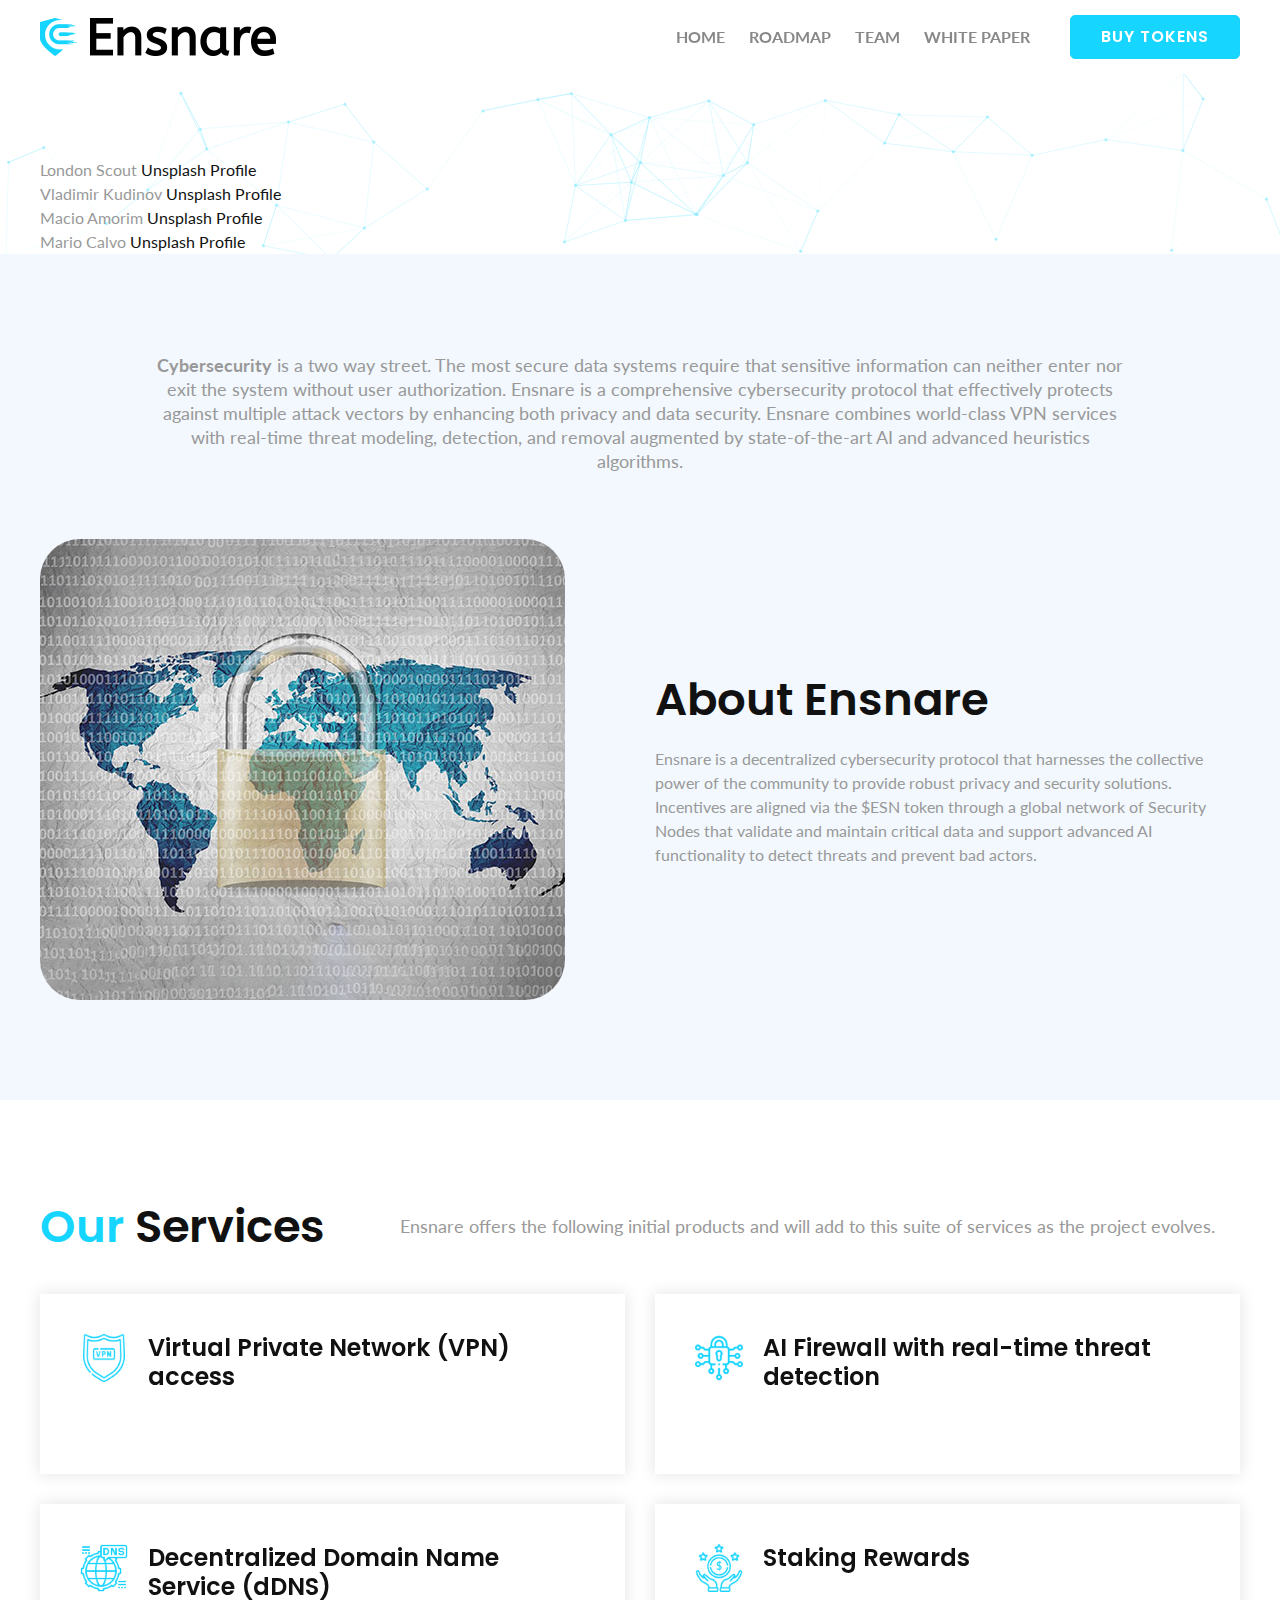
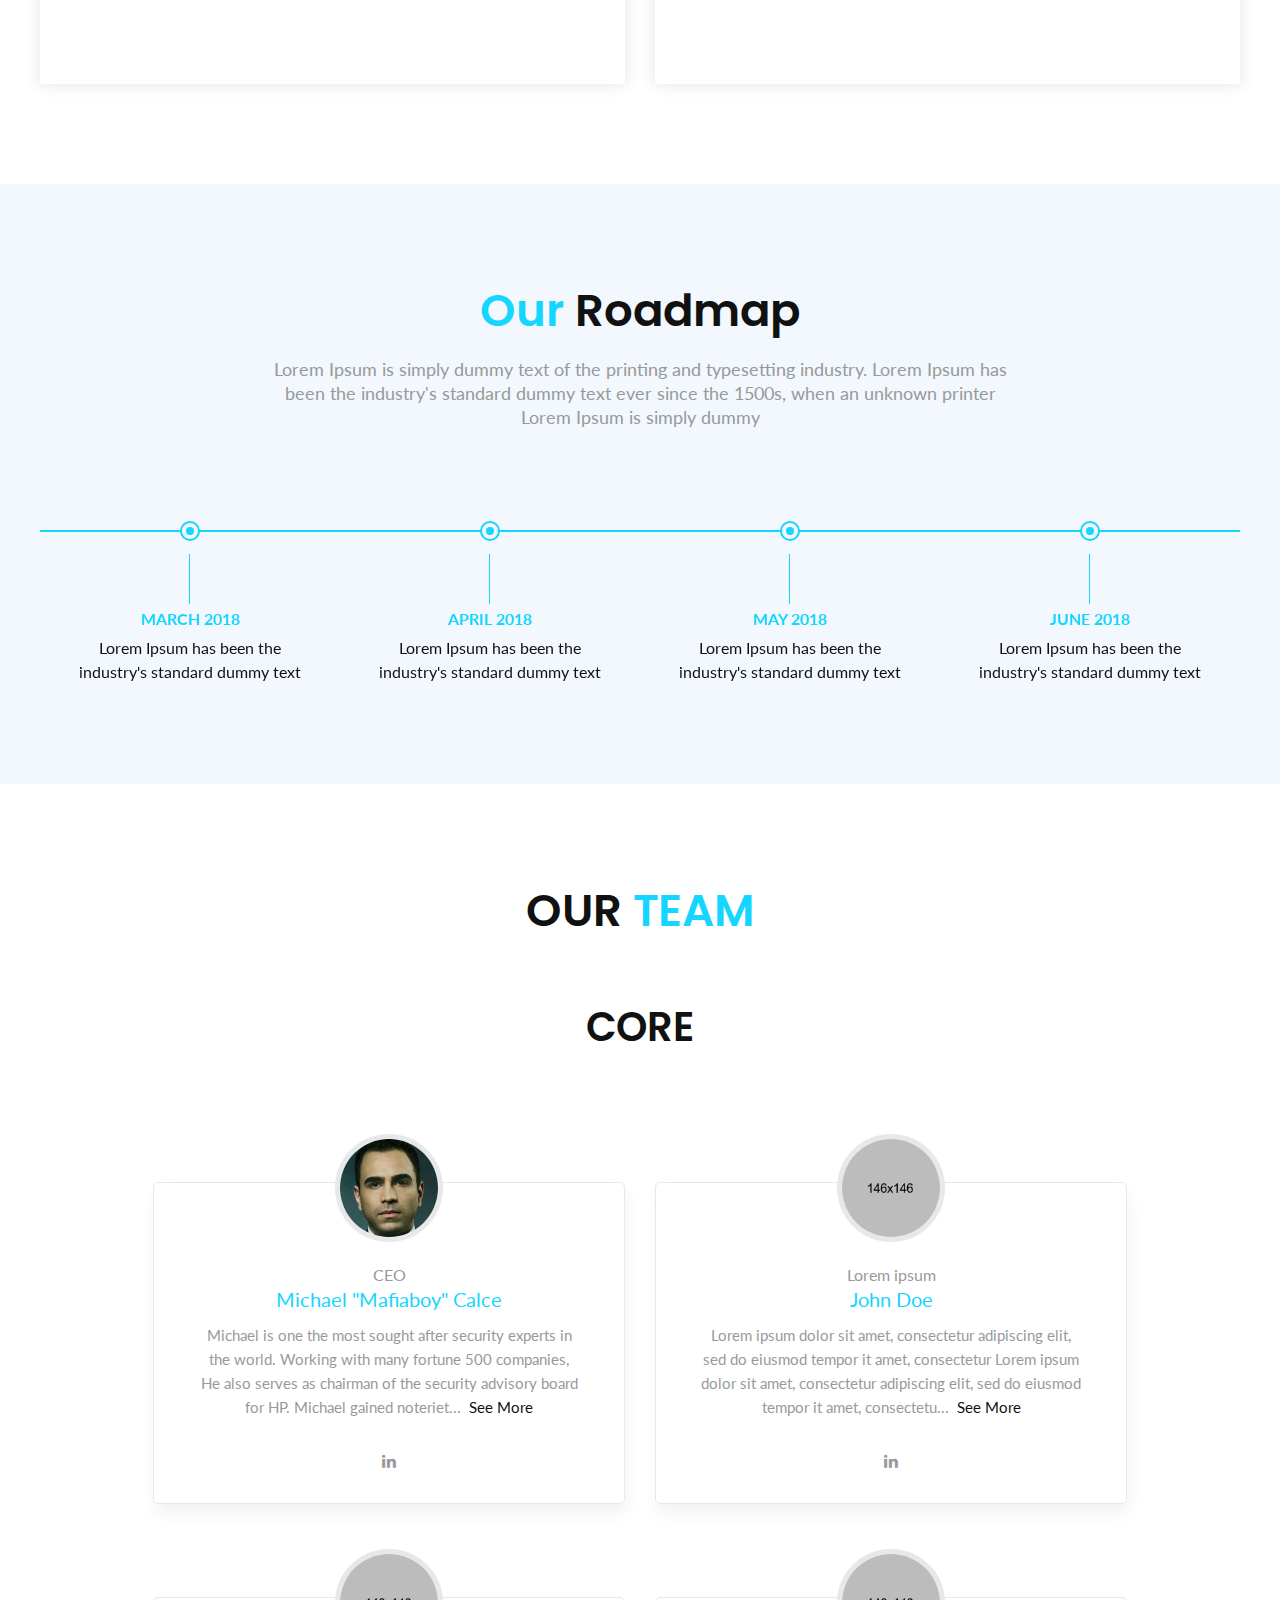
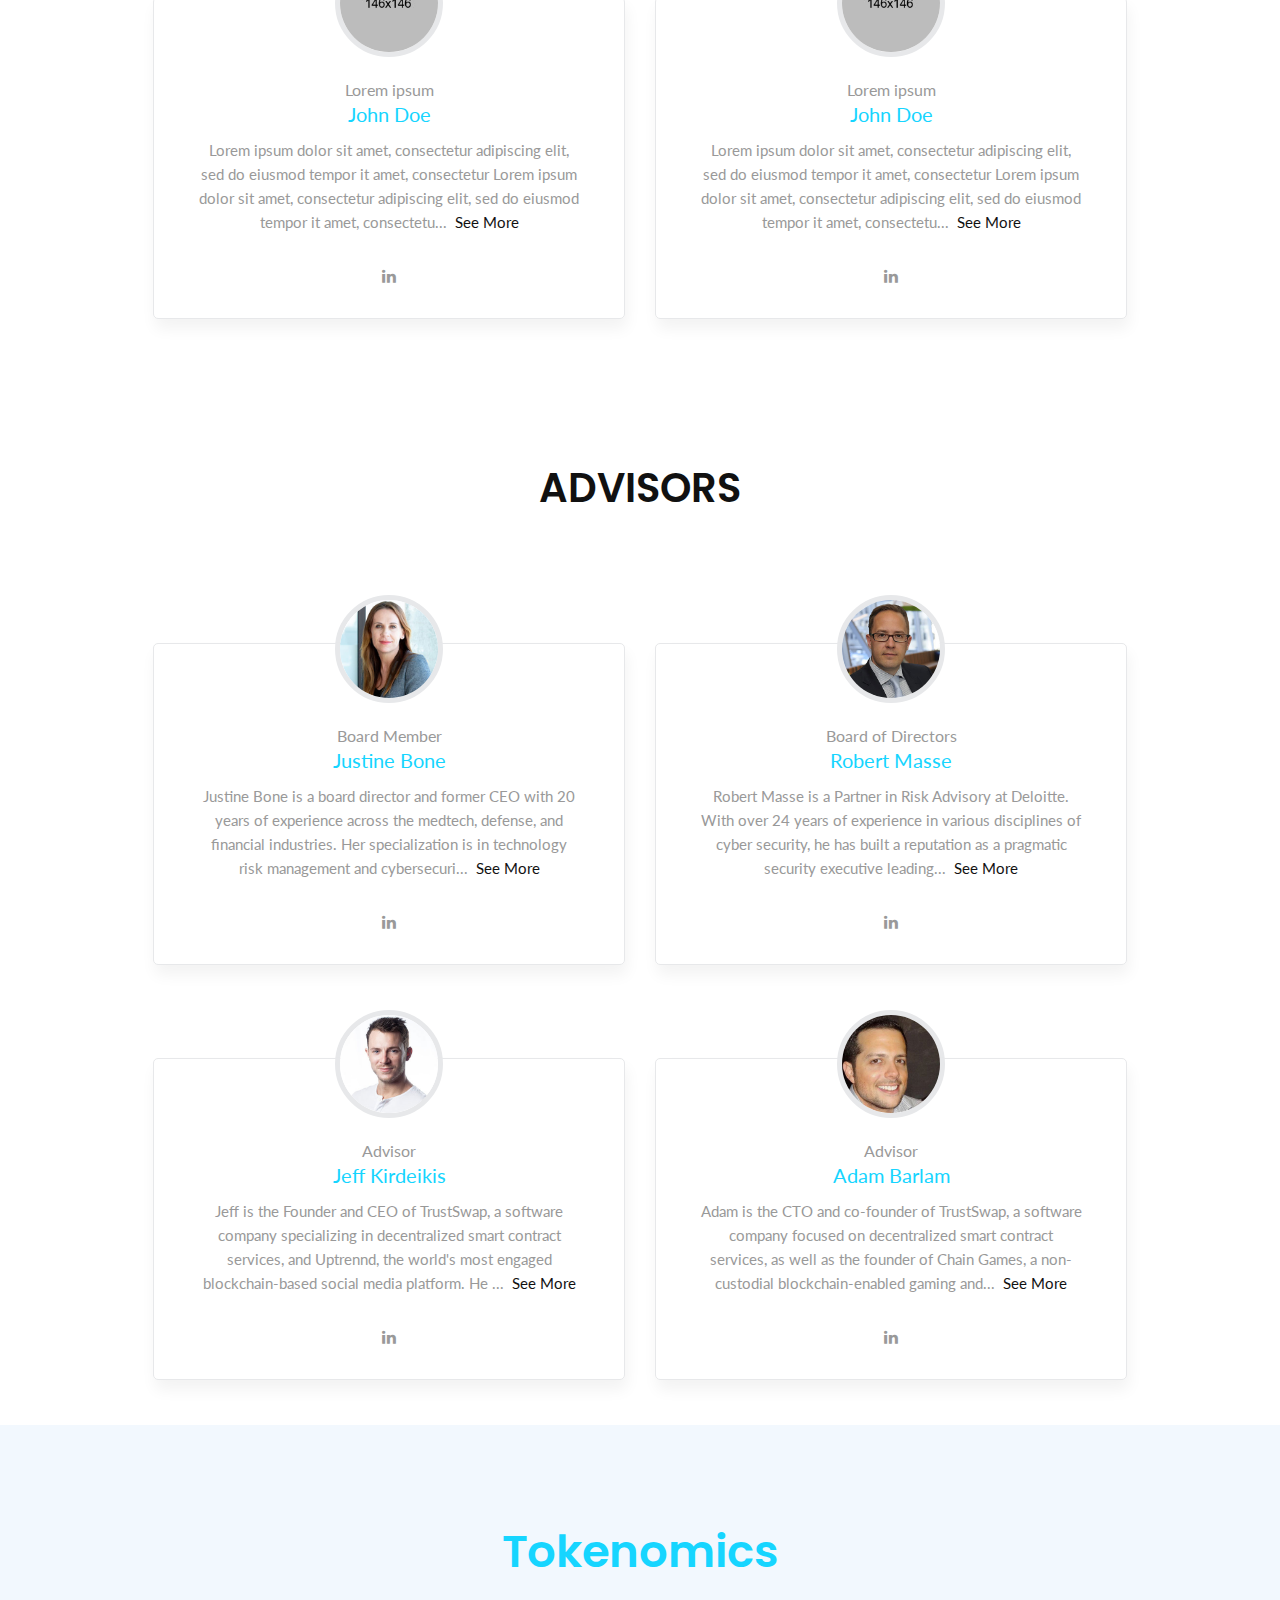
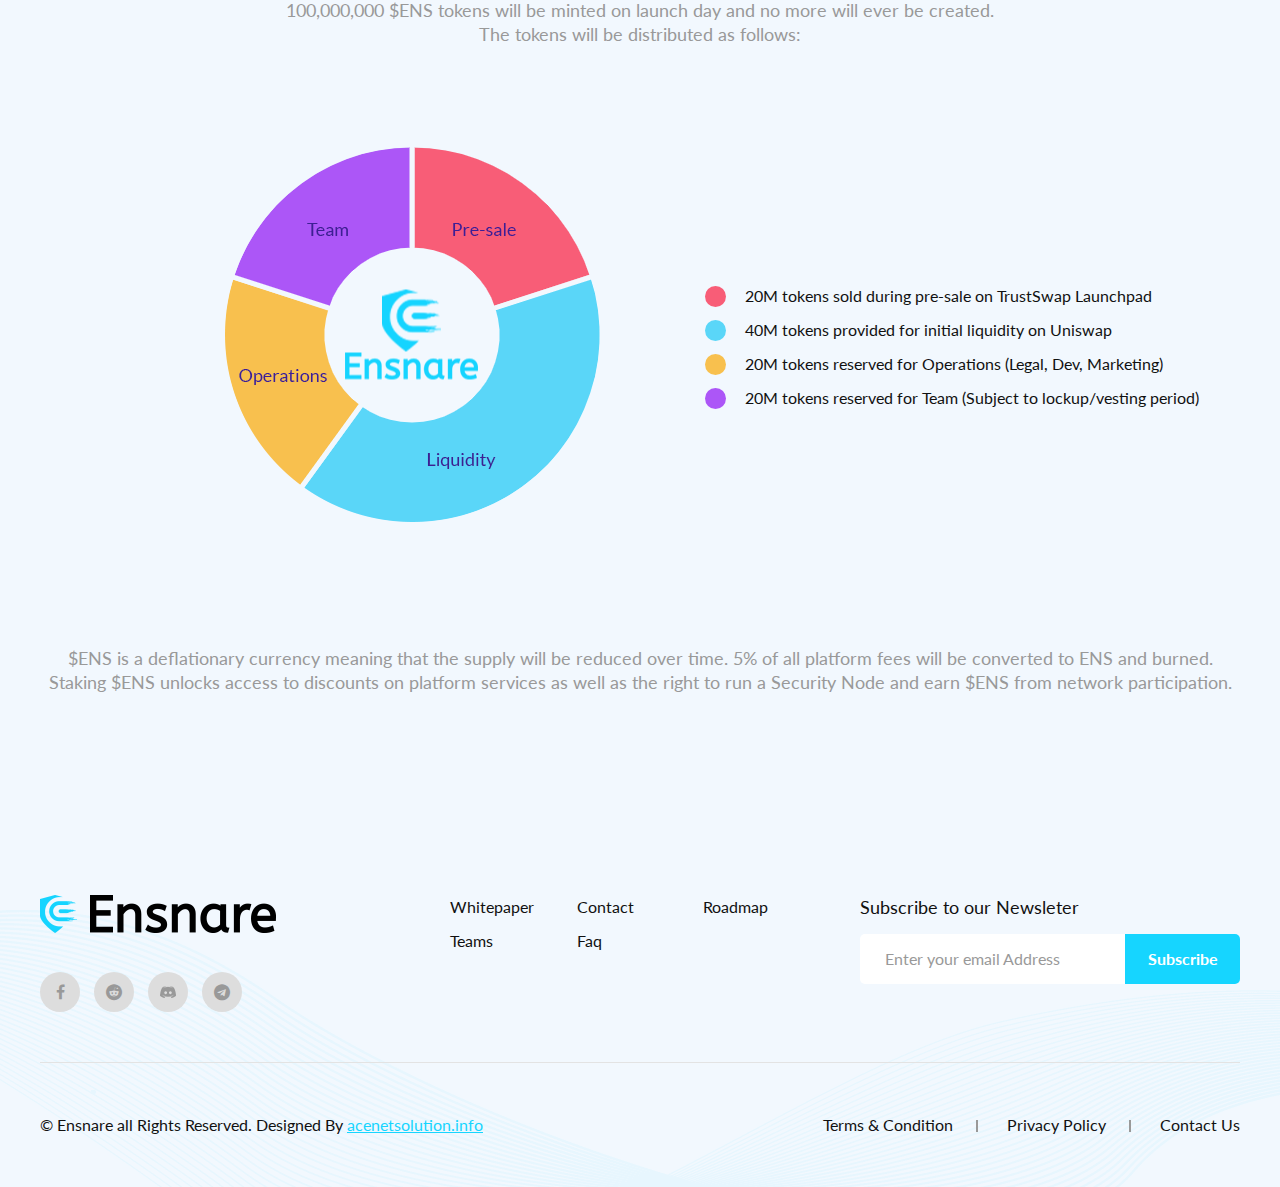
<file: indexslider.html>
<!DOCTYPE html>
<html lang="en">
	<head>
	<!-- Basic Page Needs -->
    <meta charset="utf-8">
    <title>Ensnare</title>

	<!-- Mobile Specific Metas -->
    <meta name="viewport" content="width=device-width, initial-scale=1, maximum-scale=1">
    <link type="image/x-icon" href="images/fav-icon.png" rel="icon">
     <link rel="stylesheet" href="css/styleanimation.css">
	 <link rel="stylesheet" href="css/stylebanner.scss">
	 

    <!-- CSS -->
    <link rel="stylesheet" type="text/css" href="css/style.css">
    <link rel="stylesheet" type="text/css" href="css/color.css">
    <link rel="stylesheet" type="text/css" href="css/responsive.css">
	</head>
	<body>

		<!-- Start preloader -->
		<!-- <div id="preloader"></div> -->
		<!-- End preloader -->

		<!-- Top scroll -->
		<div class="top-scroll transition">
			<a href="#particle-canvas" class="scrollTo"><i class="fa fa-angle-up" aria-hidden="true"></i></a>
		</div>	
		<!-- Top scroll End -->

		<header class="transition">
			<div class="container">
				<div class="row flex-align">
					<div class="col-lg-4 col-md-3 col-8">
						<div class="logo">
							<a href="index.html"><img src="images/logo.png" class="transition" alt="Cryptcon"></a>
						</div>
					</div>
					<div class="col-lg-8 col-md-9 col-4 text-right">
						<div class="menu-toggle">
							<span></span>
						</div>
						<div class="menu">
							<ul class="d-inline-block">
								<li>
									<a href="index.html">Home</a>
								</li>
								<li><a href="#road-map">Roadmap</a></li>
								<li><a href="#team">Team</a></li>
								<li><a href="#">White Paper</a></li>
							</ul>
							<div class="signin d-inline-block">
								<a href="#" class="btn">Buy Tokens</a>
							</div>
						</div>
					</div>
				</div>
			</div>
		</header>

		<section class="home-banner-2 flex-align" id="particle-canvas">
			<div class="container">

               
			   
<div class="untitled">
	<div class="untitled__slides">
		<div class="untitled__slide">
			<div class="untitled__slideBg"></div>
			<div class="untitled__slideContent">
				<span>London</span> 
				<span>Scout</span>
				<a class="button" href="https://unsplash.com/@scoutthecity" target="/black">Unsplash Profile</a>
			</div>
		</div>
		<div class="untitled__slide">
			<div class="untitled__slideBg"></div>
			<div class="untitled__slideContent">
				
				<span>Vladimir</span> 
				<span>Kudinov</span>
				<a class="button" href="https://unsplash.com/@madbyte" target="/black">Unsplash Profile</a>
			</div>
		</div>
		<div class="untitled__slide">
			<div class="untitled__slideBg"></div>
			<div class="untitled__slideContent">
				<span>Macio</span> 
				<span>Amorim</span>
				<a class="button" href="https://unsplash.com/@maicoamorim" target="/black">Unsplash Profile</a>
			</div>
		</div>
		<div class="untitled__slide">
			<div class="untitled__slideBg"></div>
			<div class="untitled__slideContent">
				<span>Mario</span> 
				<span>Calvo</span>
				<a class="button" href="https://unsplash.com/@mariocalvo" target="/black">Unsplash Profile</a>
			</div>
		</div>
	</div>
	<div class="untitled__shutters"></div>
</div>





			</div>
		</section>

		<section class="about-part lightskyblue ptb-100">
			<div class="container">
				<div class="row">
					<div class="col-md-12">
						<div class="section-heading text-center pb-65">
							<p class="heading-des wow fadeInUp"><b>Cybersecurity</b> is a two way street. The most secure data systems require that sensitive information can neither enter nor exit the system without user authorization. Ensnare is a comprehensive cybersecurity protocol that effectively protects against multiple attack vectors by enhancing both privacy and data security. Ensnare combines world-class VPN services with real-time threat modeling, detection, and removal augmented by state-of-the-art AI and advanced heuristics algorithms.</p>
						</div>
					</div>
				</div>
				<div class="row">
					<div class="col-md-6 wow fadeInLeft">
						<div class="about-img">
							<img src="images/about.jpg" alt="about">
						</div>
					</div>
					<div class="col-md-6 flex-align wow fadeInRight">
						<div class="about-content">
							<div class="section-heading">
								<h2 class="heading-title-2 pb-20">About Ensnare</h2>
								<p>Ensnare is a decentralized cybersecurity protocol that harnesses the collective power of the community to provide robust privacy and security solutions. Incentives are aligned via the $ESN token through a global network of Security Nodes that validate and maintain critical data and support advanced AI functionality to detect threats and prevent bad actors.</p>
							</div>
						</div>
					</div>
				</div>
			</div>
		</section>

		<section class="feature-part-2 pt-100">
			<div class="container">
				<div class="row">
					<div class="col-md-12">
						<div class="section-heading flex-align pb-40">
							<h2 class="heading-title-2 wow fadeInUp white-space pr-75"><span>Our</span> Services</h2>
							<p class="heading-des-2 wow fadeInUp">Ensnare offers the following initial products and will add to this suite of services as the project evolves.</p>
						</div>
					</div>
				</div>
				<div class="row">
					<div class="col-lg-6 col-md-6 wow fadeInUp mb-30">
						<div class="feature-box-2">
							<div class="frontend">
								<div class="feature-icon-2">
									<img src="images/vpn.png" alt="Safe & Secure">
								</div>
								<div class="feature-content">
									<h3 class="feature-title-2">Virtual Private Network (VPN) access</h3>
									
								</div>
								<div class="clear"></div>
							</div>
							<div class="backend">
								<p><b>VPN Client</b></p>
								<p>- Pay-per-use in real time</p>
								<p>- Global Network</p>
								<p>- Unlimited Devices</p>
							</div>
						</div>
					</div>
					
					<div class="col-lg-6 col-md-6 wow fadeInUp mb-30">
						<div class="feature-box-2">
							<div class="frontend">
								<div class="feature-icon-2">
									<img src="images/firewall.png" alt="Secure Storage">
								</div>
								<div class="feature-content">
									<h3 class="feature-title-2">AI Firewall with real-time threat detection</h3>
									
								</div>
								<div class="clear"></div>
							</div>
							<div class="backend">
								<p><b>AV/Firewall</b></p>
								<p>- AI Threat Detection</p>
								<p>- Real-time Malware Blocker</p>
								<p>- On-chain blacklist</p>
							</div>
						</div>
					</div>
					<div class="col-lg-6 col-md-6 wow fadeInUp mb-30">
						<div class="feature-box-2">
							<div class="frontend">
								<div class="feature-icon-2">
									<img src="images/dns.png" alt="Low Cost">
								</div>
								<div class="feature-content">
									<h3 class="feature-title-2">Decentralized Domain Name Service (dDNS)</h3>
									
								</div>
								<div class="clear"></div>
							</div>
							<div class="backend">
								<p><b>dDNS</b></p>
								<p>- Decentralized Domains</p>
								<p>- dDNS Daemon</p>
								<p>- dDNS Domain Market</p>
								<p>- IPFS Hosting</p>
							</div>
						</div>
					</div>
					<div class="col-lg-6 col-md-6 wow fadeInUp mb-30">
						<div class="feature-box-2">
							<div class="frontend">
								<div class="feature-icon-2">
									<img src="images/reward.png" alt="Several Profit">
								</div>
								<div class="feature-content">
									<h3 class="feature-title-2">Staking Rewards</h3>
									
								</div>
								<div class="clear"></div>
							</div>
							<div class="backend">
								<p><b>Security Node Daemon</b></p>
								<p>- Stake ENS to run a node earn rewards for</p>
								<p>- VPN Server Access</p>
								<p>- AI Threat Detection</p>
								<p>- dDNS Network Validation</p>
							</div>
						</div>
					</div>
				</div>
			</div>
		</section>

		<section class="roadmap-part lightskyblue ptb-100" id="road-map">
			<div class="container">
				<div class="row">
					<div class="col-md-12">
						<div class="section-heading text-center">
							<h2 class="heading-title-2 wow fadeInUp pb-20"><span>Our</span> Roadmap</h2>
							<p class="heading-des wow fadeInUp">Lorem Ipsum is simply dummy text of the printing and typesetting industry. Lorem Ipsum has been the industry's standard dummy text ever since the 1500s, when an unknown printer  Lorem Ipsum is simply dummy </p>
						</div>
					</div>
				</div>
				<div class="row">
					<div class="col-md-12">
						<div class="main-roadmap">
							<div class="row">
								<div class="col-md-12">
									<div class="h-border wow fadeInLeft"></div>
								</div>
							</div>
							<div class="row">
								<div class="col-md-12">
									<div class="roadmap-slider owl-carousel">
										<div class="roadmap wow fadeInLeft">
											<div class="roadmap-box text-center">
												<div class="map-graphic">
													<div class="small-round"><span></span></div>
													<div class="v-row"></div>
												</div>
												<div class="roadmap-detail-box">
													<div class="date-title">march 2018</div>
													<p class="roadmap-des">Lorem Ipsum has been the industry's standard dummy text </p>
												</div>
											</div>
										</div>
										<div class="roadmap wow fadeInLeft">
											<div class="roadmap-box text-center">
												<div class="map-graphic">
													<div class="small-round"><span></span></div>
													<div class="v-row"></div>
												</div>
												<div class="roadmap-detail-box">
													<div class="date-title">April 2018</div>
													<p class="roadmap-des">Lorem Ipsum has been the industry's standard dummy text </p>
												</div>
											</div>
										</div>
										<div class="roadmap wow fadeInLeft">
											<div class="roadmap-box text-center">
												<div class="map-graphic">
													<div class="small-round"><span></span></div>
													<div class="v-row"></div>
												</div>
												<div class="roadmap-detail-box">
													<div class="date-title">May 2018</div>
													<p class="roadmap-des">Lorem Ipsum has been the industry's standard dummy text </p>
												</div>
											</div>
										</div>
										<div class="roadmap wow fadeInLeft">
											<div class="roadmap-box text-center">
												<div class="map-graphic">
													<div class="small-round"><span></span></div>
													<div class="v-row"></div>
												</div>
												<div class="roadmap-detail-box">
													<div class="date-title">June 2018</div>
													<p class="roadmap-des">Lorem Ipsum has been the industry's standard dummy text </p>
												</div>
											</div>
										</div>
									</div>
								</div>
							</div>
						</div>
					</div>
				</div>
			</div>
		</section>

		<!-- <section class="team-part-2 ptb-100" id="team">
			<div class="container">
				<div class="row">
					<div class="col-md-12">
						<div class="section-heading flex-align pb-40">
							<h2 class="heading-title-2 wow fadeInUp white-space pr-75"><span>Our</span> Team</h2>
							<p class="heading-des-2 wow fadeInUp">Lorem Ipsum is simply dummy text of the printing and typesetting industry. Lorem Ipsum has been the industry's standard dummy text ever since the 1500s, when an unknown printer  Lorem Ipsum is simply dummy </p>
						</div>
					</div>
				</div>
				<div class="row">
					<div class="col-md-12">
						<div class="team-slider owl-carousel wow fadeInUp">
							<div class="team-slide-box">
								<div class="team-box-2">
									<div class="team-member-img">
										<a href="team.html"><img src="images/team-6.jpg" alt="John Doe"></a>
									</div>
									<div class="team-member-name">
										<a href="team.html">John Doe</a>
									</div>
								</div>
							</div>
							<div class="team-slide-box">
								<div class="team-box-2">
									<div class="team-member-img">
										<a href="team.html"><img src="images/team-6.jpg" alt="team member"></a>
									</div>
									<div class="team-member-name">
										<a href="team.html">John Doe</a>
									</div>
								</div>
							</div>
							<div class="team-slide-box">
								<div class="team-box-2">
									<div class="team-member-img">
										<a href="team.html"><img src="images/team-7.jpg" alt="team member"></a>
									</div>
									<div class="team-member-name">
										<a href="team.html">John Doe</a>
									</div>
								</div>
							</div>
							<div class="team-slide-box">
								<div class="team-box-2">
									<div class="team-member-img">
										<a href="team.html"><img src="images/team-8.jpg" alt="team member"></a>
									</div>
									<div class="team-member-name">
										<a href="team.html">John Doe</a>
									</div>
								</div>
							</div>
						</div>
					</div>
				</div>
			</div>
		</section> -->
		
		<section id="team" class="pt-100">
			<div class="container">

				<div class="row">
					<div class="col-md-12 wow fadeInUp">
						<div class="section-heading text-center pb-65">
							<!-- <label class="sub-heading">Team</label> -->
							<h2 class="heading-title-2">OUR <span>TEAM</span></h2>
						</div>
						<div class="section-heading text-center pb-65">
							<!-- <label class="sub-heading">Team</label> -->
							<h2 class="heading-title">CORE</h2>
						</div>
					</div>
				</div>
				<div class="row team-block">
					<div class="col-md-6 pb-45 wow fadeInUp">
						<div class="team-box advisors text-center">
							<div class="team-img">
								<a href="team.html"><img src="images/michael-ceo.jpg" alt="CEO"></a>
							</div>
							<div class="team-des">
								<p>CEO</p>
								<a href="team.html" class="member-name">Michael "Mafiaboy" Calce</a>
								<div class="member-des">Michael is one the most sought after security experts in the world. Working with many fortune 500 companies, He also serves as chairman of the security advisory board for HP. Michael gained noteriety in the year 2000 for launching one of the highest profile denial of services attacks in history, against e-commerce giants like Yahoo, Ebay, CNN and Dell.com. Since then Michael has made it his mission to raise awareness around cybersecurity and make the internet a safer place. President of Optimal Secure a pen testing firm and author of the award winning book "How I cracked the internet and why it's still broken".
								</div>
								<ul class="ptb-15">
									<li><a href="#"><i class="fa fa-linkedin" aria-hidden="true"></i></a></li>
								</ul>
							</div>
						</div>
					</div>
					<div class="col-md-6 pb-45 wow fadeInUp">
						<div class="team-box advisors text-center">
							<div class="team-img">
								<a href="team.html"><img src="images/team-2.jpg" alt="team member"></a>
							</div>
							<div class="team-des">
								<p>Lorem ipsum</p>
								<a href="team.html" class="member-name">John Doe</a>
								<p class="member-des">Lorem ipsum dolor sit amet, consectetur adipiscing elit, sed do eiusmod tempor it amet, consectetur Lorem ipsum dolor sit amet, consectetur adipiscing elit, sed do eiusmod tempor it amet, consectetur Lorem ipsum dolor sit amet, consectetur adipiscing elit, sed do eiusmod tempor it amet, consectetur</p>
								<ul class="ptb-15">
									<li><a href="#"><i class="fa fa-linkedin" aria-hidden="true"></i></a></li>
								</ul>
							</div>
						</div>
					</div>
					<div class="col-md-6 pb-45 wow fadeInUp">
						<div class="team-box advisors text-center">
							<div class="team-img">
								<a href="team.html"><img src="images/team-3.jpg" alt="team member"></a>
							</div>
							<div class="team-des">
								<p>Lorem ipsum</p>
								<a href="team.html" class="member-name">John Doe</a>
								<p class="member-des">Lorem ipsum dolor sit amet, consectetur adipiscing elit, sed do eiusmod tempor it amet, consectetur Lorem ipsum dolor sit amet, consectetur adipiscing elit, sed do eiusmod tempor it amet, consectetur Lorem ipsum dolor sit amet, consectetur adipiscing elit, sed do eiusmod tempor it amet, consectetur</p>
								<ul class="ptb-15">
									<li><a href="#"><i class="fa fa-linkedin" aria-hidden="true"></i></a></li>
								</ul>
							</div>
						</div>
					</div>
					<div class="col-md-6 pb-45 wow fadeInUp">
						<div class="team-box advisors text-center">
							<div class="team-img">
								<a href="team.html"><img src="images/team-3.jpg" alt="team member"></a>
							</div>
							<div class="team-des">
								<p>Lorem ipsum</p>
								<a href="team.html" class="member-name">John Doe</a>
								<p class="member-des">Lorem ipsum dolor sit amet, consectetur adipiscing elit, sed do eiusmod tempor it amet, consectetur Lorem ipsum dolor sit amet, consectetur adipiscing elit, sed do eiusmod tempor it amet, consectetur Lorem ipsum dolor sit amet, consectetur adipiscing elit, sed do eiusmod tempor it amet, consectetur</p>
								<ul class="ptb-15">
									<li><a href="#"><i class="fa fa-linkedin" aria-hidden="true"></i></a></li>
								</ul>
							</div>
						</div>
					</div>
				</div>
			</div>
			<div class="row">
					<div class="col-md-12 wow fadeInUp">
						<div class="section-heading text-center pb-65 pt-100">
							<!-- <label class="sub-heading">advisors</label> -->
							<h2 class="heading-title">ADVISORS</h2>
						</div>
					</div>
				</div>
				<div class="row team-block">
					<div class="col-md-6 pb-45 wow fadeInUp">
						<div class="team-box advisors text-center">
							<div class="team-img">
								<a href="team.html"><img src="images/justine-bone.jpg" alt=""></a>
							</div>
							<div class="team-des">
								<p>Board Member</p>
								<a href="team.html" class="member-name">Justine Bone</a>
								<p class="member-des">Justine Bone is a board director and former CEO with 20 years of experience across the medtech, defense, and financial industries. Her specialization is in technology risk management and cybersecurity. She advises companies and media organizations on various technology development and communications initiatives, helping develop new product lines and communications strategies to facilitate growth. Justine is currently Executive Chairperson of MedSec, a cybersecurity solutions provider for healthcare organizations. She is also a member of HP Inc.’s Security Advisory Board, Producer of the Pwnie Awards, a faculty member of IANS, and is Non-Executive Chairperson of the Miami Children Corporation. Justine has led as CEO of MedSec LLC and Immunity Inc, and as Chief Information Security Officer and Head of Infrastructure and Risk Management with Bloomberg L.P. and Dow Jones. Justine’s training was as a computer scientist and security researcher with New Zealand’s Government Communications Security Bureau</p>
								<ul class="ptb-15">
									<li><a href="#"><i class="fa fa-linkedin" aria-hidden="true"></i></a></li>
								</ul>
							</div>
						</div>
					</div>
					<div class="col-md-6 pb-45 wow fadeInUp">
						<div class="team-box advisors text-center">
							<div class="team-img">
								<a href="team.html"><img src="images/robert.jpg" alt=""></a>
							</div>
							<div class="team-des">
								<p>Board of Directors</p>
								<a href="team.html" class="member-name">Robert Masse</a>
								<p class="member-des">Robert Masse is a Partner in Risk Advisory at Deloitte. With over 24 years of experience in various disciplines of cyber security, he has built a reputation as a pragmatic security executive leading Digital transformations for his clients. Considered a thought leader in the industry, Robert has accumulated extensive experience in both strategic and operational security domains with a strong focus on incident response and advanced threat actors. Over his career, he has helped many clients with the development of various security programs such as incident response, cyber intelligence, and information security management. Robert has deep knowledge in assessing the operational security of organizations through offensive cyber security and red teaming engagements.</p>
								<ul class="ptb-15">
									<li><a href="#"><i class="fa fa-linkedin" aria-hidden="true"></i></a></li>
								</ul>
							</div>
						</div>
					</div>
					<div class="col-md-6 pb-45 wow fadeInUp">
						<div class="team-box advisors text-center">
							<div class="team-img">
								<a href="team.html"><img src="images/jeffshead.jpg" alt=""></a>
							</div>
							<div class="team-des">
								<p>Advisor</p>
								<a href="team.html" class="member-name">Jeff Kirdeikis</a>
								<p class="member-des">Jeff is the Founder and CEO of TrustSwap, a software company specializing in decentralized smart contract services, and Uptrennd, the world's most engaged blockchain-based social media platform. He is the host of The Bitcoin and Crypto Podcast and runs the world's most engaged FB crypto group.</p>
								<ul class="ptb-15">
									<li><a href="#"><i class="fa fa-linkedin" aria-hidden="true"></i></a></li>
								</ul>
							</div>
						</div>
					</div>
					<div class="col-md-6 pb-45 wow fadeInUp">
						<div class="team-box advisors text-center">
							<div class="team-img">
								<a href="team.html"><img src="images/adams-head.jpg" alt="team member"></a>
							</div>
							<div class="team-des">
								<p>Advisor</p>
								<a href="team.html" class="member-name">Adam Barlam</a>
								<p class="member-des">Adam is the CTO and co-founder of TrustSwap, a software company focused on decentralized smart contract services, as well as the founder of Chain Games, a non-custodial blockchain-enabled gaming and Esports platform. He was also the creator of decentralized social crypto apps Bravocoin and Rebuzz. Prior to jumping into the blockchain and crypto world, he worked as a Sr. Architect at GoDaddy and Intel.</p>
								<ul class="ptb-15">
									<li><a href="#"><i class="fa fa-linkedin" aria-hidden="true"></i></a></li>
								</ul>
							</div>
						</div>
					</div>
				</div>
			</div>
		</section>

		<section class="token-sale-2 lightskyblue ptb-100" id="tokensale-part">
			<div class="container">
				<div class="row">
					<div class="col-md-12">
						<div class="section-heading text-center">
							<h2 class="heading-title-2 wow fadeInUp pb-20"><span>Tokenomics</span></h2>
							<p class="heading-des wow fadeInUp">100,000,000 $ENS tokens will be minted on launch day and no more will ever be created. The tokens will be distributed as follows:</p>
						</div>
					</div>
				</div>
				<div class="row pt-100">
					<div class="col-lg-6 col-md-12 justify-center-r">
						<div class="token-graph w-100">
							<img src="images/pie.png">
							<!-- <div class='donut'>
						        <div data-lcolor="#f85d77">20M</div>
						        <div data-lcolor="#5ad6f8">40M</div>
						        <div data-lcolor="#f8c04e">20M</div>
						        <div data-lcolor="#ac56f7">20M</div>
						    </div>
					        <div class="graph-logo">
					        	<img src="images/graph-logo.png" alt="cryptoz">
					        </div> -->
						</div>
					</div>
					<div class="col-lg-6 col-md-12 flex-align">
						<div class="token-graphic-detail wow fadeInRight">
							<ul>
								<li class="color-code-1">20M tokens sold during pre-sale on TrustSwap Launchpad</li>
								<li class="color-code-2">40M tokens provided for initial liquidity on Uniswap</li>
								<li class="color-code-3">20M tokens reserved for Operations (Legal, Dev, Marketing)</li>
								<li class="color-code-4">20M tokens reserved for Team (Subject to lockup/vesting period)</li>
							</ul>
						</div>
					</div>
				</div>
				<div class="row pt-100">
					<div class="col-md-12">
						<div class="section-heading text-center heading-des-2">
							<p class="wow fadeInUp">$ENS is a deflationary currency meaning that the supply will be reduced over time. 5% of all platform fees will be converted to ENS and burned.</p>
							<p class="wow fadeInUp">Staking $ENS unlocks access to discounts on platform services as well as the right to run a Security Node and earn $ENS from network participation.</p>
						</div>
					</div>
				</div>
			</div>
		</section>

		<footer class="bg-pattern lightskyblue ptb-100">
			<div class="container">
				<div class="footer">
					<div class="row">
						<div class="col-lg-4 col-md-6">
							<div class="footer-logo pb-25">
							<a href="index.html"><img src="images/logo.png" alt="Cryptcon"></a>
						</div>
							<div class="footer-icon">
								<ul>
									<li><a href="#"><i class="fa fa-facebook" aria-hidden="true"></i></a></li>
									<li><a href="#"><i class="fa fa-reddit" aria-hidden="true"></i></a></li>
									<li class="discord"><a href="#"><span class="discord-icon"></span></a></li>
									<li><a href="#"><i class="fa fa-telegram" aria-hidden="true"></i></a></li>
								</ul>
							</div>
						</div>
						<div class="col-lg-4 col-md-6">
							<div class="footer-link">
								<ul>
									<li><a href="#">Whitepaper</a></li>
									<li><a href="contact.html">Contact</a></li>
									<li><a href="roadmap.html">Roadmap</a></li>
									<li><a href="team.html">Teams</a></li>
									<li><a href="faq.html">Faq</a></li>
								</ul>
							</div>
						</div>
						<div class="col-lg-4 col-md-6">
							<div class="subscribe">
								<div class="form-group">
								    <label>Subscribe to our Newsleter</label>
								    <input type="email" class="form-control" placeholder="Enter your email Address">
								    <input type="submit" name="submit" value="Subscribe" class="submit">
								</div>
							</div>
						</div>
					</div>
				</div>
				<div class="copyright">
					<div class="row">
						<div class="col-lg-6">
							<p>© Ensnare all Rights Reserved. Designed By <a href="http://acenetsolution.info/">acenetsolution.info</a></p>
						</div>
						<div class="col-lg-6">
							<ul>
								<li><a href="#">Terms & Condition</a></li>
								<li><a href="#">Privacy Policy</a></li>
								<li><a href="contact.html">Contact Us</a></li>
							</ul>
						</div>
					</div>
				</div>
			</div>
		</footer>
	
    
      <script src="https://code.jquery.com/jquery-3.5.1.slim.min.js" integrity="sha384-DfXdz2htPH0lsSSs5nCTpuj/zy4C+OGpamoFVy38MVBnE+IbbVYUew+OrCXaRkfj" crossorigin="anonymous"></script>
  
 

  <script src="js/AutoTyping.js"></script>

  <script>

    
    

    new AutoTyping({
      id: 'sunil',
      typeText: ['Join the ENSNARE Network','VPN Service','ALL Threat Detection','Decentralized DNS'],
      textColor: '#000',
      typeSpeed: 100,
      typeRandom: true,
      typeDelay: 200,
      cursor: '',
      cursorColor: '',
      cursorSpeed: 200,
      deleteSpeed: 50,
      deleteDelay: 2000,
      typeInfinity: true,
      callBack: {
        counter: 4,
        method: function(counter){
          switch(counter) {
            case 0:
              $('sunil').removeClass('sunil-animate1');
              $('sunil').addClass('sunil-animate0');
              break;
            case 1:
              $('sunil').removeClass('sunil-animate2');
              $('sunil').addClass('sunil-animate1');
              break;
            case 2:
              $('sunil').removeClass('sunil-animate3');
              $('sunil').addClass('sunil-animate2');
              break;
            case 3:
              $('sunil').removeClass('sunil-animate4');
              $('sunil').addClass('sunil-animate3');
              break;
            case 4:
              $('sunil').removeClass('sunil-animate0');
              $('sunil').addClass('sunil-animate4');
              break;
          }
        }
      },
      
    }).init();

   
    

  </script>


		<script src="js/jquery-3.4.1.min.js"></script>
		<script src="js/bootstrap.min.js"></script>
		<script src="js/canvas.js"></script>
		<script src="js/owl.carousel.min.js"></script>
		<script src="js/snap.svg-min.js"></script>
		<script src="js/jquery.listtopie.min.js"></script>
		<script src="js/animation.js"></script>
		<script src="js/custom.js"></script>
		<script>
			var showChar = 198;
var ellipsestext = "...";
var moretext = "See More";
var lesstext = "See Less";
$('.member-des').each(function () {
    var content = $(this).html();
    if (content.length > showChar) {
        var show_content = content.substr(0, showChar);
        var hide_content = content.substr(showChar, content.length - showChar);
        var html = show_content + '<span class="moreelipses">' + ellipsestext + '</span><span class="remaining-content"><span>' + hide_content + '</span>&nbsp;&nbsp;<a href="" class="morelink">' + moretext + '</a></span>';
        $(this).html(html);
    }
});

$(".morelink").click(function () {
    if ($(this).hasClass("less")) {
        $(this).removeClass("less");
        $(this).html(moretext);
    } else {
        $(this).addClass("less");
        $(this).html(lesstext);
    }
    $(this).parent().prev().toggle();
    $(this).prev().toggle();
    return false;
});
		</script>
	</body>

</html>
</file>
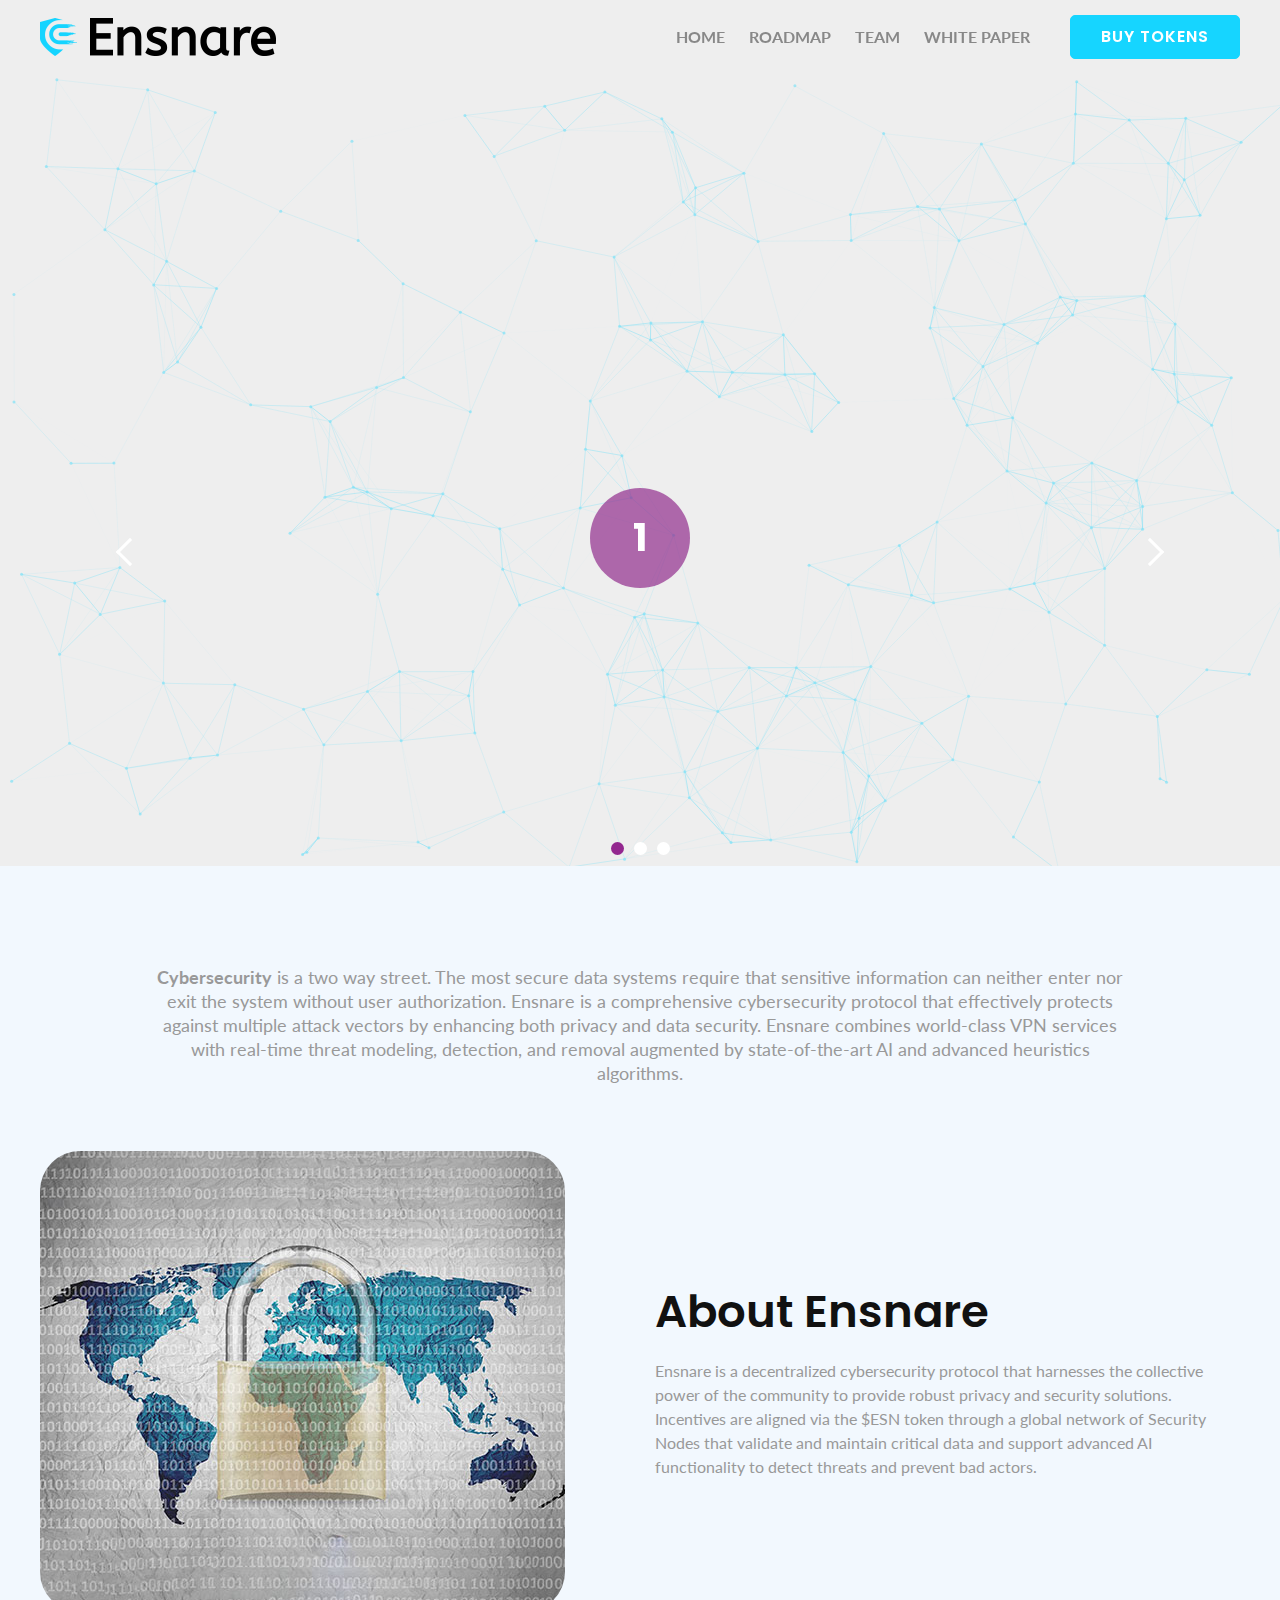
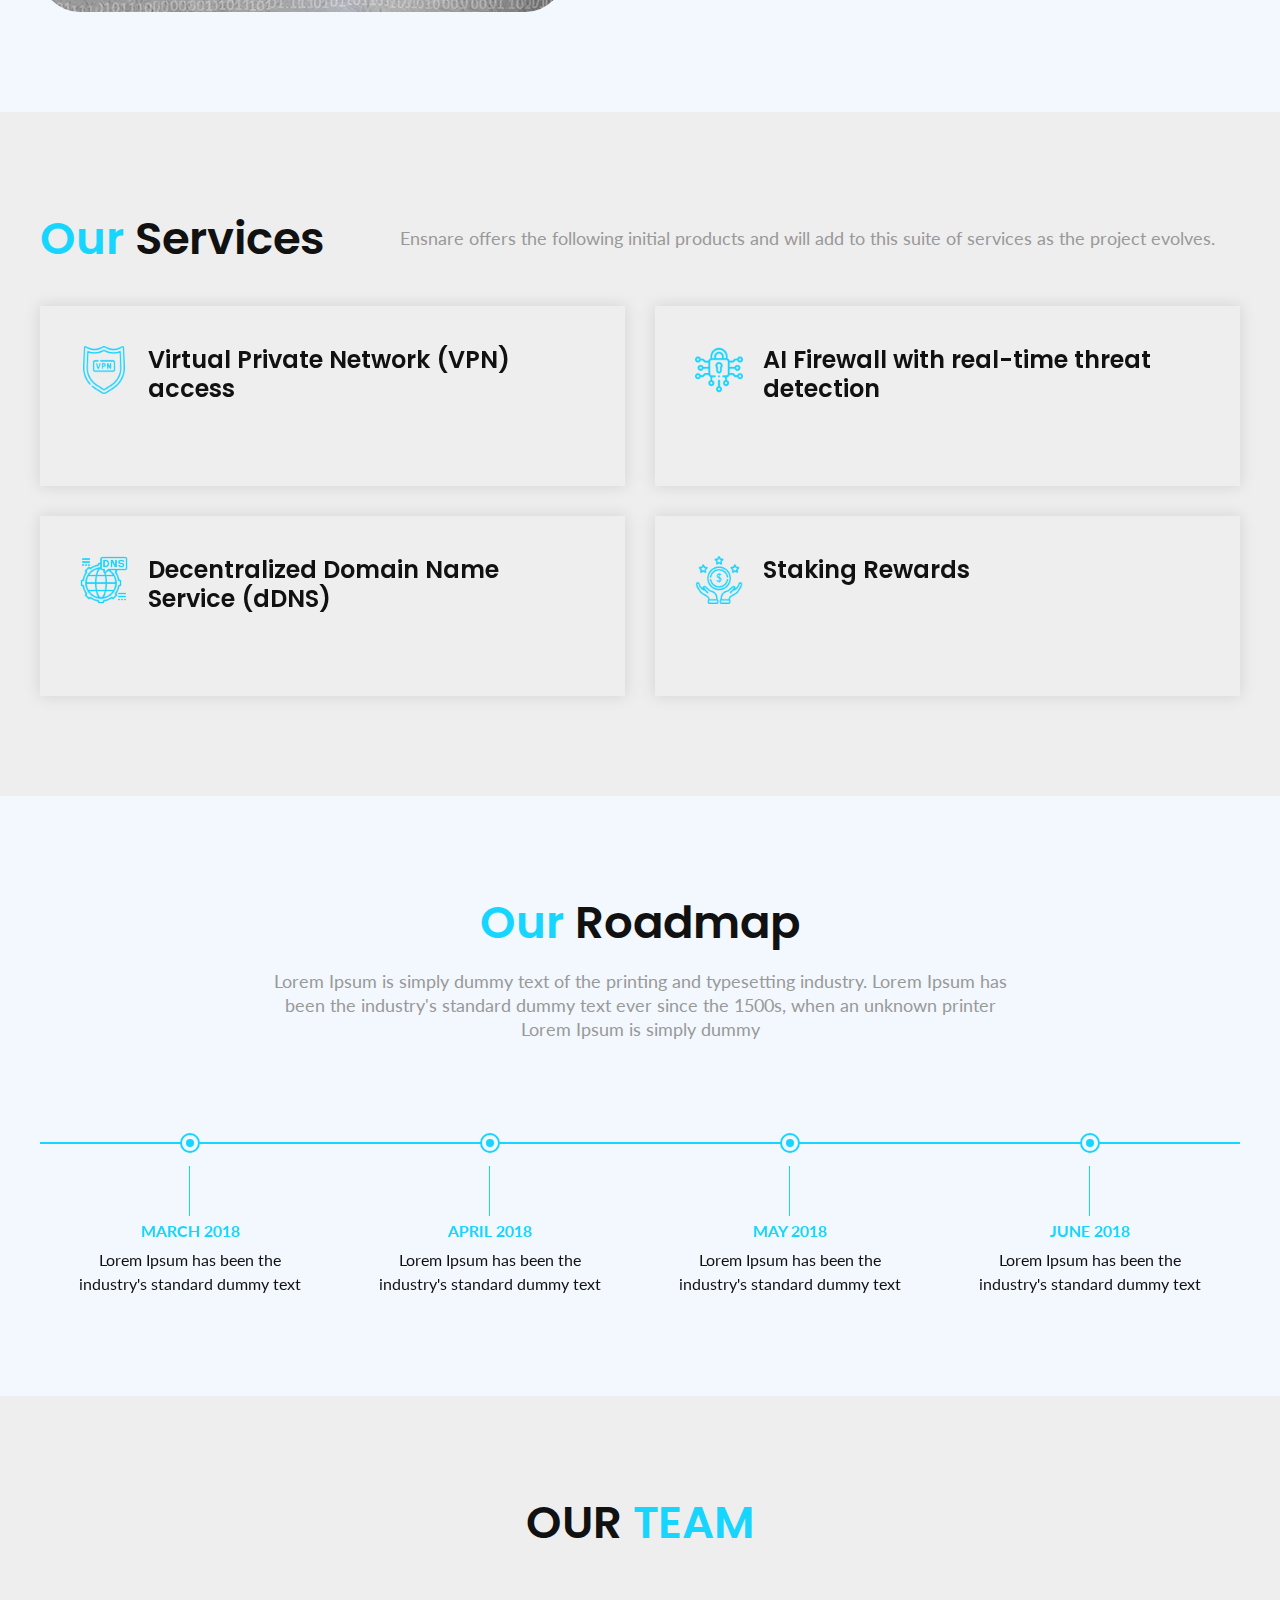
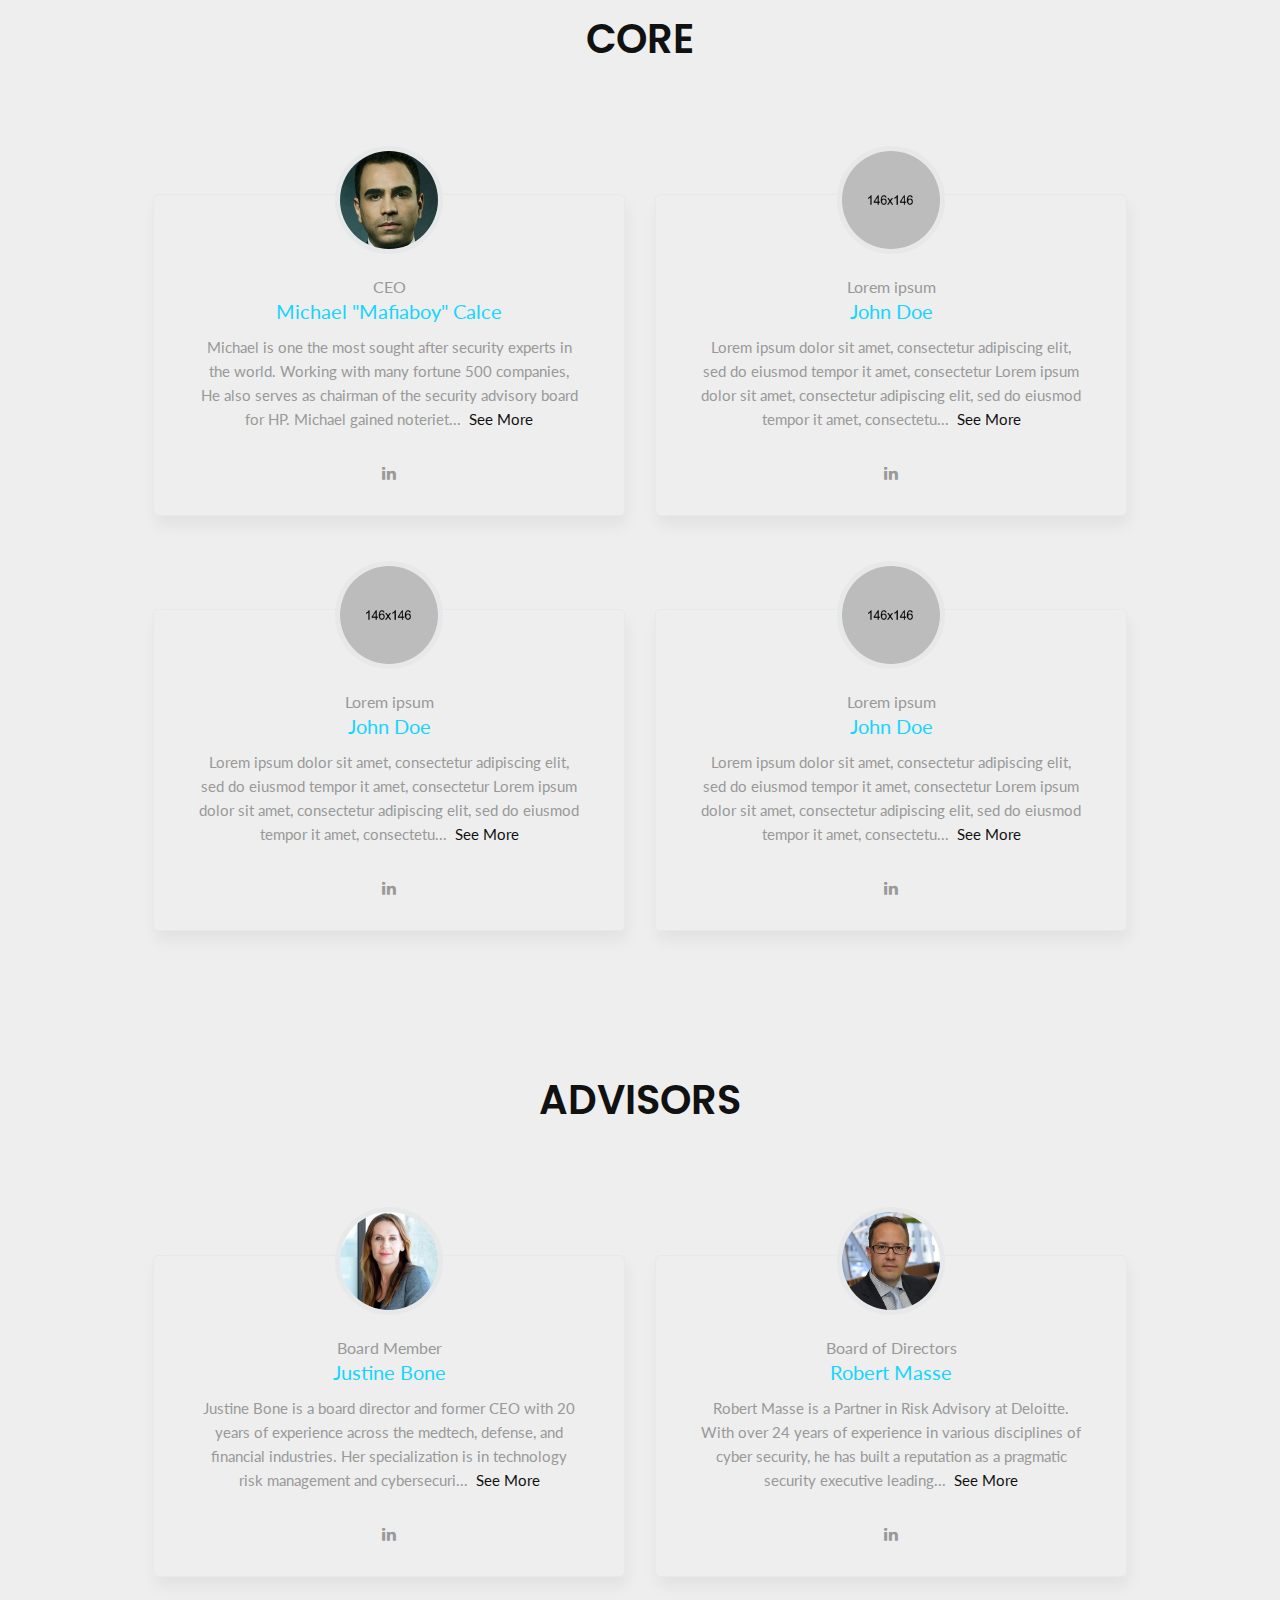
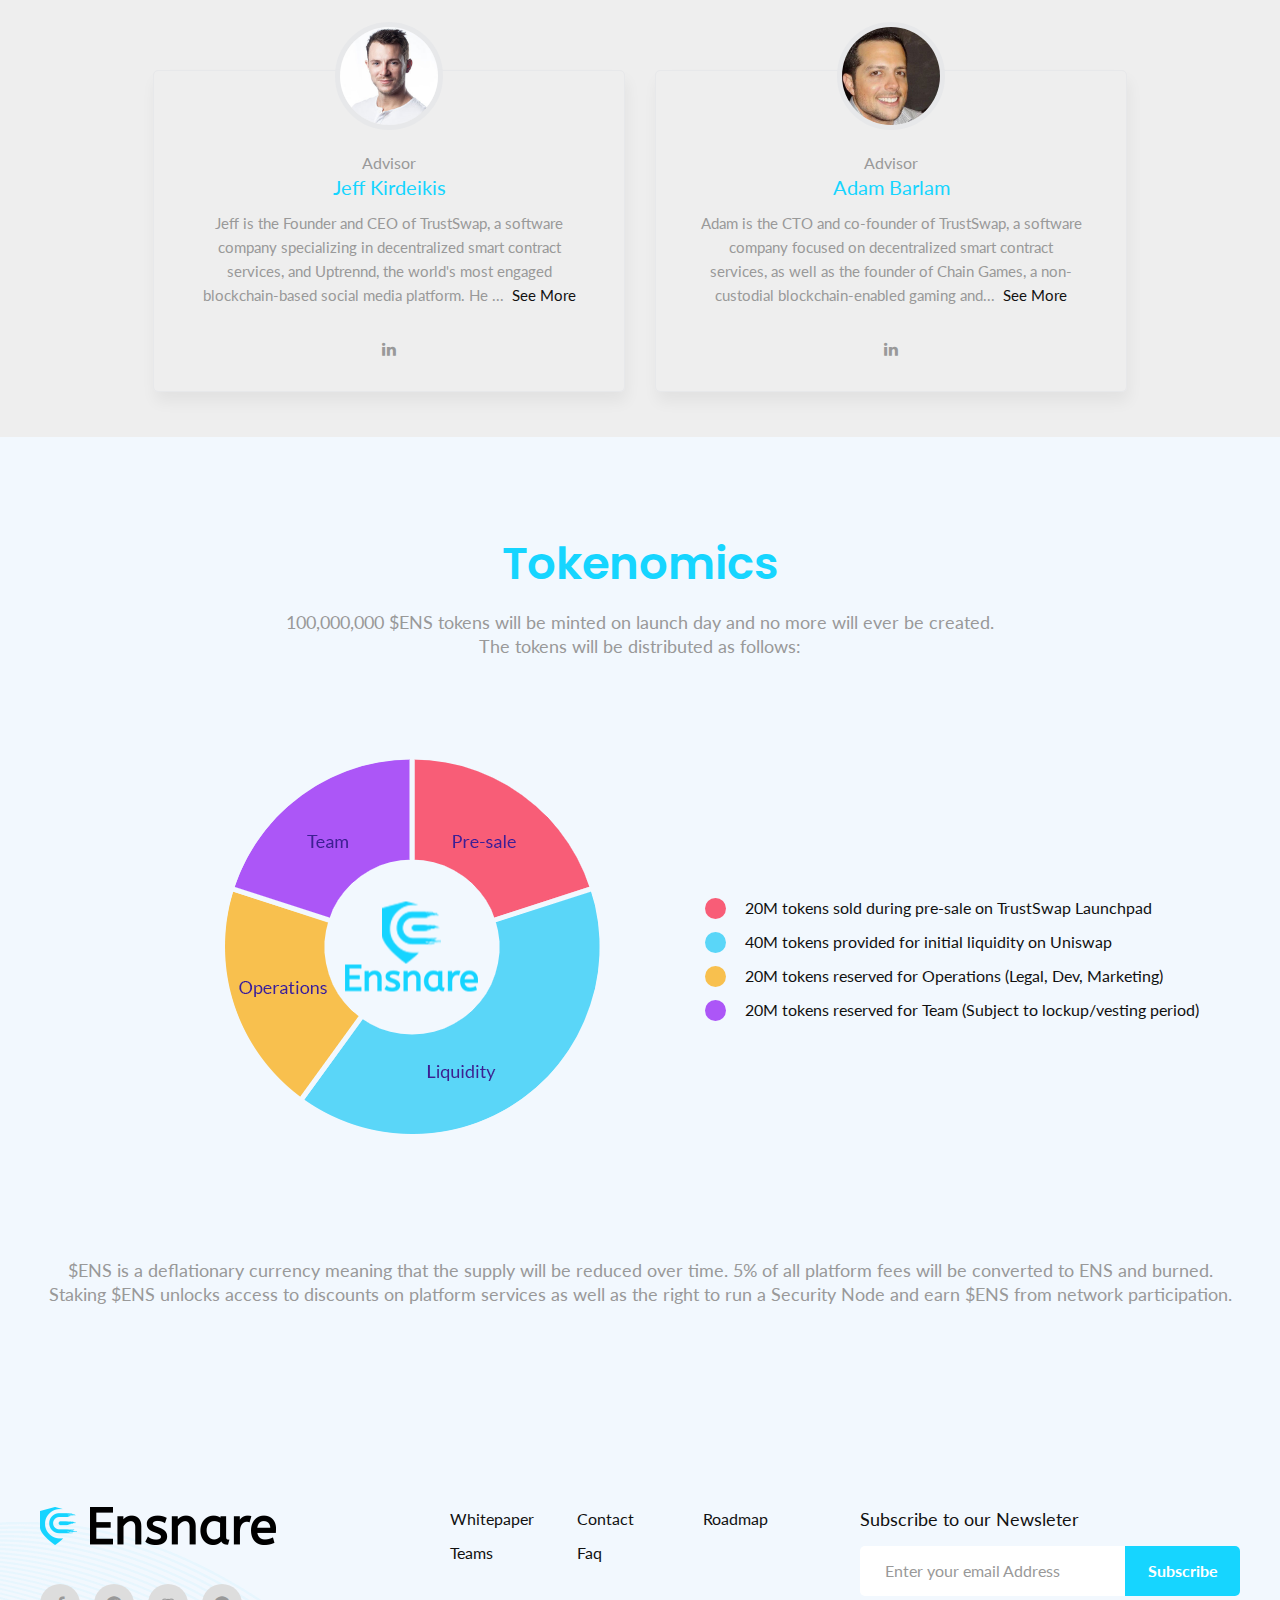
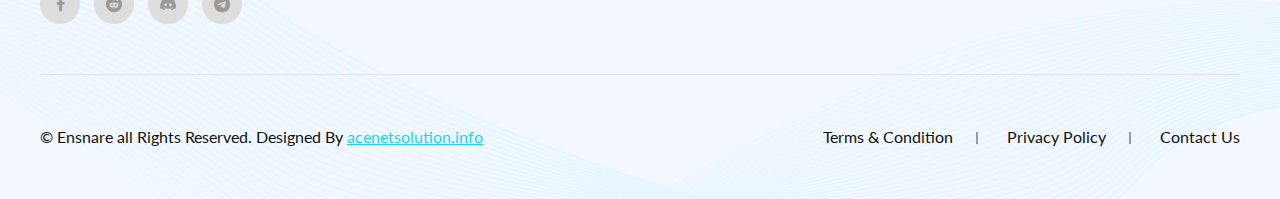
<file: indexslider2.html>
<!DOCTYPE html>
<html lang="en">
	<head>
	<!-- Basic Page Needs -->
    <meta charset="utf-8">
    <title>Ensnare</title>

	<!-- Mobile Specific Metas -->
    <meta name="viewport" content="width=device-width, initial-scale=1, maximum-scale=1">
    <link type="image/x-icon" href="images/fav-icon.png" rel="icon">
     <link rel="stylesheet" href="css/styleanimation.css">

    <!-- CSS -->
    <link rel="stylesheet" type="text/css" href="css/style.css">
    <link rel="stylesheet" type="text/css" href="css/color.css">
	<link rel="stylesheet" type="text/css" href="css/slider1.css">
    <link rel="stylesheet" type="text/css" href="css/responsive.css">
	</head>
	<body>

		<!-- Start preloader -->
		<!-- <div id="preloader"></div> -->
		<!-- End preloader -->

		<!-- Top scroll -->
		<div class="top-scroll transition">
			<a href="#particle-canvas" class="scrollTo"><i class="fa fa-angle-up" aria-hidden="true"></i></a>
		</div>	
		<!-- Top scroll End -->

		<header class="transition">
			<div class="container">
				<div class="row flex-align">
					<div class="col-lg-4 col-md-3 col-8">
						<div class="logo">
							<a href="index.html"><img src="images/logo.png" class="transition" alt="Cryptcon"></a>
						</div>
					</div>
					<div class="col-lg-8 col-md-9 col-4 text-right">
						<div class="menu-toggle">
							<span></span>
						</div>
						<div class="menu">
							<ul class="d-inline-block">
								<li>
									<a href="index.html">Home</a>
								</li>
								<li><a href="#road-map">Roadmap</a></li>
								<li><a href="#team">Team</a></li>
								<li><a href="#">White Paper</a></li>
							</ul>
							<div class="signin d-inline-block">
								<a href="#" class="btn">Buy Tokens</a>
							</div>
						</div>
					</div>
				</div>
			</div>
		</header>

		<section class="home-banner-2 flex-align" id="particle-canvas">
			<div class="container">
				<div class="wrapper">
  
  <div class="carousel">
    <div class="inner">
      <div class="slide active">
      	<h1>1</h1>
      </div>
      <div class="slide">
        <h1>2</h1>
      </div>
      <div class="slide">
      	<h1>3</h1>
      </div>
    </div>
    <div class="arrow arrow-left"></div>
    <div class="arrow arrow-right"></div>
  </div>

</div>

			</div>
		</section>

		<section class="about-part lightskyblue ptb-100">
			<div class="container">
				<div class="row">
					<div class="col-md-12">
						<div class="section-heading text-center pb-65">
							<p class="heading-des wow fadeInUp"><b>Cybersecurity</b> is a two way street. The most secure data systems require that sensitive information can neither enter nor exit the system without user authorization. Ensnare is a comprehensive cybersecurity protocol that effectively protects against multiple attack vectors by enhancing both privacy and data security. Ensnare combines world-class VPN services with real-time threat modeling, detection, and removal augmented by state-of-the-art AI and advanced heuristics algorithms.</p>
						</div>
					</div>
				</div>
				<div class="row">
					<div class="col-md-6 wow fadeInLeft">
						<div class="about-img">
							<img src="images/about.jpg" alt="about">
						</div>
					</div>
					<div class="col-md-6 flex-align wow fadeInRight">
						<div class="about-content">
							<div class="section-heading">
								<h2 class="heading-title-2 pb-20">About Ensnare</h2>
								<p>Ensnare is a decentralized cybersecurity protocol that harnesses the collective power of the community to provide robust privacy and security solutions. Incentives are aligned via the $ESN token through a global network of Security Nodes that validate and maintain critical data and support advanced AI functionality to detect threats and prevent bad actors.</p>
							</div>
						</div>
					</div>
				</div>
			</div>
		</section>

		<section class="feature-part-2 pt-100">
			<div class="container">
				<div class="row">
					<div class="col-md-12">
						<div class="section-heading flex-align pb-40">
							<h2 class="heading-title-2 wow fadeInUp white-space pr-75"><span>Our</span> Services</h2>
							<p class="heading-des-2 wow fadeInUp">Ensnare offers the following initial products and will add to this suite of services as the project evolves.</p>
						</div>
					</div>
				</div>
				<div class="row">
					<div class="col-lg-6 col-md-6 wow fadeInUp mb-30">
						<div class="feature-box-2">
							<div class="frontend">
								<div class="feature-icon-2">
									<img src="images/vpn.png" alt="Safe & Secure">
								</div>
								<div class="feature-content">
									<h3 class="feature-title-2">Virtual Private Network (VPN) access</h3>
									
								</div>
								<div class="clear"></div>
							</div>
							<div class="backend">
								<p><b>VPN Client</b></p>
								<p>- Pay-per-use in real time</p>
								<p>- Global Network</p>
								<p>- Unlimited Devices</p>
							</div>
						</div>
					</div>
					
					<div class="col-lg-6 col-md-6 wow fadeInUp mb-30">
						<div class="feature-box-2">
							<div class="frontend">
								<div class="feature-icon-2">
									<img src="images/firewall.png" alt="Secure Storage">
								</div>
								<div class="feature-content">
									<h3 class="feature-title-2">AI Firewall with real-time threat detection</h3>
									
								</div>
								<div class="clear"></div>
							</div>
							<div class="backend">
								<p><b>AV/Firewall</b></p>
								<p>- AI Threat Detection</p>
								<p>- Real-time Malware Blocker</p>
								<p>- On-chain blacklist</p>
							</div>
						</div>
					</div>
					<div class="col-lg-6 col-md-6 wow fadeInUp mb-30">
						<div class="feature-box-2">
							<div class="frontend">
								<div class="feature-icon-2">
									<img src="images/dns.png" alt="Low Cost">
								</div>
								<div class="feature-content">
									<h3 class="feature-title-2">Decentralized Domain Name Service (dDNS)</h3>
									
								</div>
								<div class="clear"></div>
							</div>
							<div class="backend">
								<p><b>dDNS</b></p>
								<p>- Decentralized Domains</p>
								<p>- dDNS Daemon</p>
								<p>- dDNS Domain Market</p>
								<p>- IPFS Hosting</p>
							</div>
						</div>
					</div>
					<div class="col-lg-6 col-md-6 wow fadeInUp mb-30">
						<div class="feature-box-2">
							<div class="frontend">
								<div class="feature-icon-2">
									<img src="images/reward.png" alt="Several Profit">
								</div>
								<div class="feature-content">
									<h3 class="feature-title-2">Staking Rewards</h3>
									
								</div>
								<div class="clear"></div>
							</div>
							<div class="backend">
								<p><b>Security Node Daemon</b></p>
								<p>- Stake ENS to run a node earn rewards for</p>
								<p>- VPN Server Access</p>
								<p>- AI Threat Detection</p>
								<p>- dDNS Network Validation</p>
							</div>
						</div>
					</div>
				</div>
			</div>
		</section>

		<section class="roadmap-part lightskyblue ptb-100" id="road-map">
			<div class="container">
				<div class="row">
					<div class="col-md-12">
						<div class="section-heading text-center">
							<h2 class="heading-title-2 wow fadeInUp pb-20"><span>Our</span> Roadmap</h2>
							<p class="heading-des wow fadeInUp">Lorem Ipsum is simply dummy text of the printing and typesetting industry. Lorem Ipsum has been the industry's standard dummy text ever since the 1500s, when an unknown printer  Lorem Ipsum is simply dummy </p>
						</div>
					</div>
				</div>
				<div class="row">
					<div class="col-md-12">
						<div class="main-roadmap">
							<div class="row">
								<div class="col-md-12">
									<div class="h-border wow fadeInLeft"></div>
								</div>
							</div>
							<div class="row">
								<div class="col-md-12">
									<div class="roadmap-slider owl-carousel">
										<div class="roadmap wow fadeInLeft">
											<div class="roadmap-box text-center">
												<div class="map-graphic">
													<div class="small-round"><span></span></div>
													<div class="v-row"></div>
												</div>
												<div class="roadmap-detail-box">
													<div class="date-title">march 2018</div>
													<p class="roadmap-des">Lorem Ipsum has been the industry's standard dummy text </p>
												</div>
											</div>
										</div>
										<div class="roadmap wow fadeInLeft">
											<div class="roadmap-box text-center">
												<div class="map-graphic">
													<div class="small-round"><span></span></div>
													<div class="v-row"></div>
												</div>
												<div class="roadmap-detail-box">
													<div class="date-title">April 2018</div>
													<p class="roadmap-des">Lorem Ipsum has been the industry's standard dummy text </p>
												</div>
											</div>
										</div>
										<div class="roadmap wow fadeInLeft">
											<div class="roadmap-box text-center">
												<div class="map-graphic">
													<div class="small-round"><span></span></div>
													<div class="v-row"></div>
												</div>
												<div class="roadmap-detail-box">
													<div class="date-title">May 2018</div>
													<p class="roadmap-des">Lorem Ipsum has been the industry's standard dummy text </p>
												</div>
											</div>
										</div>
										<div class="roadmap wow fadeInLeft">
											<div class="roadmap-box text-center">
												<div class="map-graphic">
													<div class="small-round"><span></span></div>
													<div class="v-row"></div>
												</div>
												<div class="roadmap-detail-box">
													<div class="date-title">June 2018</div>
													<p class="roadmap-des">Lorem Ipsum has been the industry's standard dummy text </p>
												</div>
											</div>
										</div>
									</div>
								</div>
							</div>
						</div>
					</div>
				</div>
			</div>
		</section>

		<!-- <section class="team-part-2 ptb-100" id="team">
			<div class="container">
				<div class="row">
					<div class="col-md-12">
						<div class="section-heading flex-align pb-40">
							<h2 class="heading-title-2 wow fadeInUp white-space pr-75"><span>Our</span> Team</h2>
							<p class="heading-des-2 wow fadeInUp">Lorem Ipsum is simply dummy text of the printing and typesetting industry. Lorem Ipsum has been the industry's standard dummy text ever since the 1500s, when an unknown printer  Lorem Ipsum is simply dummy </p>
						</div>
					</div>
				</div>
				<div class="row">
					<div class="col-md-12">
						<div class="team-slider owl-carousel wow fadeInUp">
							<div class="team-slide-box">
								<div class="team-box-2">
									<div class="team-member-img">
										<a href="team.html"><img src="images/team-6.jpg" alt="John Doe"></a>
									</div>
									<div class="team-member-name">
										<a href="team.html">John Doe</a>
									</div>
								</div>
							</div>
							<div class="team-slide-box">
								<div class="team-box-2">
									<div class="team-member-img">
										<a href="team.html"><img src="images/team-6.jpg" alt="team member"></a>
									</div>
									<div class="team-member-name">
										<a href="team.html">John Doe</a>
									</div>
								</div>
							</div>
							<div class="team-slide-box">
								<div class="team-box-2">
									<div class="team-member-img">
										<a href="team.html"><img src="images/team-7.jpg" alt="team member"></a>
									</div>
									<div class="team-member-name">
										<a href="team.html">John Doe</a>
									</div>
								</div>
							</div>
							<div class="team-slide-box">
								<div class="team-box-2">
									<div class="team-member-img">
										<a href="team.html"><img src="images/team-8.jpg" alt="team member"></a>
									</div>
									<div class="team-member-name">
										<a href="team.html">John Doe</a>
									</div>
								</div>
							</div>
						</div>
					</div>
				</div>
			</div>
		</section> -->
		
		<section id="team" class="pt-100">
			<div class="container">

				<div class="row">
					<div class="col-md-12 wow fadeInUp">
						<div class="section-heading text-center pb-65">
							<!-- <label class="sub-heading">Team</label> -->
							<h2 class="heading-title-2">OUR <span>TEAM</span></h2>
						</div>
						<div class="section-heading text-center pb-65">
							<!-- <label class="sub-heading">Team</label> -->
							<h2 class="heading-title">CORE</h2>
						</div>
					</div>
				</div>
				<div class="row team-block">
					<div class="col-md-6 pb-45 wow fadeInUp">
						<div class="team-box advisors text-center">
							<div class="team-img">
								<a href="team.html"><img src="images/michael-ceo.jpg" alt="CEO"></a>
							</div>
							<div class="team-des">
								<p>CEO</p>
								<a href="team.html" class="member-name">Michael "Mafiaboy" Calce</a>
								<div class="member-des">Michael is one the most sought after security experts in the world. Working with many fortune 500 companies, He also serves as chairman of the security advisory board for HP. Michael gained noteriety in the year 2000 for launching one of the highest profile denial of services attacks in history, against e-commerce giants like Yahoo, Ebay, CNN and Dell.com. Since then Michael has made it his mission to raise awareness around cybersecurity and make the internet a safer place. President of Optimal Secure a pen testing firm and author of the award winning book "How I cracked the internet and why it's still broken".
								</div>
								<ul class="ptb-15">
									<li><a href="#"><i class="fa fa-linkedin" aria-hidden="true"></i></a></li>
								</ul>
							</div>
						</div>
					</div>
					<div class="col-md-6 pb-45 wow fadeInUp">
						<div class="team-box advisors text-center">
							<div class="team-img">
								<a href="team.html"><img src="images/team-2.jpg" alt="team member"></a>
							</div>
							<div class="team-des">
								<p>Lorem ipsum</p>
								<a href="team.html" class="member-name">John Doe</a>
								<p class="member-des">Lorem ipsum dolor sit amet, consectetur adipiscing elit, sed do eiusmod tempor it amet, consectetur Lorem ipsum dolor sit amet, consectetur adipiscing elit, sed do eiusmod tempor it amet, consectetur Lorem ipsum dolor sit amet, consectetur adipiscing elit, sed do eiusmod tempor it amet, consectetur</p>
								<ul class="ptb-15">
									<li><a href="#"><i class="fa fa-linkedin" aria-hidden="true"></i></a></li>
								</ul>
							</div>
						</div>
					</div>
					<div class="col-md-6 pb-45 wow fadeInUp">
						<div class="team-box advisors text-center">
							<div class="team-img">
								<a href="team.html"><img src="images/team-3.jpg" alt="team member"></a>
							</div>
							<div class="team-des">
								<p>Lorem ipsum</p>
								<a href="team.html" class="member-name">John Doe</a>
								<p class="member-des">Lorem ipsum dolor sit amet, consectetur adipiscing elit, sed do eiusmod tempor it amet, consectetur Lorem ipsum dolor sit amet, consectetur adipiscing elit, sed do eiusmod tempor it amet, consectetur Lorem ipsum dolor sit amet, consectetur adipiscing elit, sed do eiusmod tempor it amet, consectetur</p>
								<ul class="ptb-15">
									<li><a href="#"><i class="fa fa-linkedin" aria-hidden="true"></i></a></li>
								</ul>
							</div>
						</div>
					</div>
					<div class="col-md-6 pb-45 wow fadeInUp">
						<div class="team-box advisors text-center">
							<div class="team-img">
								<a href="team.html"><img src="images/team-3.jpg" alt="team member"></a>
							</div>
							<div class="team-des">
								<p>Lorem ipsum</p>
								<a href="team.html" class="member-name">John Doe</a>
								<p class="member-des">Lorem ipsum dolor sit amet, consectetur adipiscing elit, sed do eiusmod tempor it amet, consectetur Lorem ipsum dolor sit amet, consectetur adipiscing elit, sed do eiusmod tempor it amet, consectetur Lorem ipsum dolor sit amet, consectetur adipiscing elit, sed do eiusmod tempor it amet, consectetur</p>
								<ul class="ptb-15">
									<li><a href="#"><i class="fa fa-linkedin" aria-hidden="true"></i></a></li>
								</ul>
							</div>
						</div>
					</div>
				</div>
			</div>
			<div class="row">
					<div class="col-md-12 wow fadeInUp">
						<div class="section-heading text-center pb-65 pt-100">
							<!-- <label class="sub-heading">advisors</label> -->
							<h2 class="heading-title">ADVISORS</h2>
						</div>
					</div>
				</div>
				<div class="row team-block">
					<div class="col-md-6 pb-45 wow fadeInUp">
						<div class="team-box advisors text-center">
							<div class="team-img">
								<a href="team.html"><img src="images/justine-bone.jpg" alt=""></a>
							</div>
							<div class="team-des">
								<p>Board Member</p>
								<a href="team.html" class="member-name">Justine Bone</a>
								<p class="member-des">Justine Bone is a board director and former CEO with 20 years of experience across the medtech, defense, and financial industries. Her specialization is in technology risk management and cybersecurity. She advises companies and media organizations on various technology development and communications initiatives, helping develop new product lines and communications strategies to facilitate growth. Justine is currently Executive Chairperson of MedSec, a cybersecurity solutions provider for healthcare organizations. She is also a member of HP Inc.’s Security Advisory Board, Producer of the Pwnie Awards, a faculty member of IANS, and is Non-Executive Chairperson of the Miami Children Corporation. Justine has led as CEO of MedSec LLC and Immunity Inc, and as Chief Information Security Officer and Head of Infrastructure and Risk Management with Bloomberg L.P. and Dow Jones. Justine’s training was as a computer scientist and security researcher with New Zealand’s Government Communications Security Bureau</p>
								<ul class="ptb-15">
									<li><a href="#"><i class="fa fa-linkedin" aria-hidden="true"></i></a></li>
								</ul>
							</div>
						</div>
					</div>
					<div class="col-md-6 pb-45 wow fadeInUp">
						<div class="team-box advisors text-center">
							<div class="team-img">
								<a href="team.html"><img src="images/robert.jpg" alt=""></a>
							</div>
							<div class="team-des">
								<p>Board of Directors</p>
								<a href="team.html" class="member-name">Robert Masse</a>
								<p class="member-des">Robert Masse is a Partner in Risk Advisory at Deloitte. With over 24 years of experience in various disciplines of cyber security, he has built a reputation as a pragmatic security executive leading Digital transformations for his clients. Considered a thought leader in the industry, Robert has accumulated extensive experience in both strategic and operational security domains with a strong focus on incident response and advanced threat actors. Over his career, he has helped many clients with the development of various security programs such as incident response, cyber intelligence, and information security management. Robert has deep knowledge in assessing the operational security of organizations through offensive cyber security and red teaming engagements.</p>
								<ul class="ptb-15">
									<li><a href="#"><i class="fa fa-linkedin" aria-hidden="true"></i></a></li>
								</ul>
							</div>
						</div>
					</div>
					<div class="col-md-6 pb-45 wow fadeInUp">
						<div class="team-box advisors text-center">
							<div class="team-img">
								<a href="team.html"><img src="images/jeffshead.jpg" alt=""></a>
							</div>
							<div class="team-des">
								<p>Advisor</p>
								<a href="team.html" class="member-name">Jeff Kirdeikis</a>
								<p class="member-des">Jeff is the Founder and CEO of TrustSwap, a software company specializing in decentralized smart contract services, and Uptrennd, the world's most engaged blockchain-based social media platform. He is the host of The Bitcoin and Crypto Podcast and runs the world's most engaged FB crypto group.</p>
								<ul class="ptb-15">
									<li><a href="#"><i class="fa fa-linkedin" aria-hidden="true"></i></a></li>
								</ul>
							</div>
						</div>
					</div>
					<div class="col-md-6 pb-45 wow fadeInUp">
						<div class="team-box advisors text-center">
							<div class="team-img">
								<a href="team.html"><img src="images/adams-head.jpg" alt="team member"></a>
							</div>
							<div class="team-des">
								<p>Advisor</p>
								<a href="team.html" class="member-name">Adam Barlam</a>
								<p class="member-des">Adam is the CTO and co-founder of TrustSwap, a software company focused on decentralized smart contract services, as well as the founder of Chain Games, a non-custodial blockchain-enabled gaming and Esports platform. He was also the creator of decentralized social crypto apps Bravocoin and Rebuzz. Prior to jumping into the blockchain and crypto world, he worked as a Sr. Architect at GoDaddy and Intel.</p>
								<ul class="ptb-15">
									<li><a href="#"><i class="fa fa-linkedin" aria-hidden="true"></i></a></li>
								</ul>
							</div>
						</div>
					</div>
				</div>
			</div>
		</section>

		<section class="token-sale-2 lightskyblue ptb-100" id="tokensale-part">
			<div class="container">
				<div class="row">
					<div class="col-md-12">
						<div class="section-heading text-center">
							<h2 class="heading-title-2 wow fadeInUp pb-20"><span>Tokenomics</span></h2>
							<p class="heading-des wow fadeInUp">100,000,000 $ENS tokens will be minted on launch day and no more will ever be created. The tokens will be distributed as follows:</p>
						</div>
					</div>
				</div>
				<div class="row pt-100">
					<div class="col-lg-6 col-md-12 justify-center-r">
						<div class="token-graph w-100">
							<img src="images/pie.png">
							<!-- <div class='donut'>
						        <div data-lcolor="#f85d77">20M</div>
						        <div data-lcolor="#5ad6f8">40M</div>
						        <div data-lcolor="#f8c04e">20M</div>
						        <div data-lcolor="#ac56f7">20M</div>
						    </div>
					        <div class="graph-logo">
					        	<img src="images/graph-logo.png" alt="cryptoz">
					        </div> -->
						</div>
					</div>
					<div class="col-lg-6 col-md-12 flex-align">
						<div class="token-graphic-detail wow fadeInRight">
							<ul>
								<li class="color-code-1">20M tokens sold during pre-sale on TrustSwap Launchpad</li>
								<li class="color-code-2">40M tokens provided for initial liquidity on Uniswap</li>
								<li class="color-code-3">20M tokens reserved for Operations (Legal, Dev, Marketing)</li>
								<li class="color-code-4">20M tokens reserved for Team (Subject to lockup/vesting period)</li>
							</ul>
						</div>
					</div>
				</div>
				<div class="row pt-100">
					<div class="col-md-12">
						<div class="section-heading text-center heading-des-2">
							<p class="wow fadeInUp">$ENS is a deflationary currency meaning that the supply will be reduced over time. 5% of all platform fees will be converted to ENS and burned.</p>
							<p class="wow fadeInUp">Staking $ENS unlocks access to discounts on platform services as well as the right to run a Security Node and earn $ENS from network participation.</p>
						</div>
					</div>
				</div>
			</div>
		</section>

		<footer class="bg-pattern lightskyblue ptb-100">
			<div class="container">
				<div class="footer">
					<div class="row">
						<div class="col-lg-4 col-md-6">
							<div class="footer-logo pb-25">
							<a href="index.html"><img src="images/logo.png" alt="Cryptcon"></a>
						</div>
							<div class="footer-icon">
								<ul>
									<li><a href="#"><i class="fa fa-facebook" aria-hidden="true"></i></a></li>
									<li><a href="#"><i class="fa fa-reddit" aria-hidden="true"></i></a></li>
									<li class="discord"><a href="#"><span class="discord-icon"></span></a></li>
									<li><a href="#"><i class="fa fa-telegram" aria-hidden="true"></i></a></li>
								</ul>
							</div>
						</div>
						<div class="col-lg-4 col-md-6">
							<div class="footer-link">
								<ul>
									<li><a href="#">Whitepaper</a></li>
									<li><a href="contact.html">Contact</a></li>
									<li><a href="roadmap.html">Roadmap</a></li>
									<li><a href="team.html">Teams</a></li>
									<li><a href="faq.html">Faq</a></li>
								</ul>
							</div>
						</div>
						<div class="col-lg-4 col-md-6">
							<div class="subscribe">
								<div class="form-group">
								    <label>Subscribe to our Newsleter</label>
								    <input type="email" class="form-control" placeholder="Enter your email Address">
								    <input type="submit" name="submit" value="Subscribe" class="submit">
								</div>
							</div>
						</div>
					</div>
				</div>
				<div class="copyright">
					<div class="row">
						<div class="col-lg-6">
							<p>© Ensnare all Rights Reserved. Designed By <a href="http://acenetsolution.info/">acenetsolution.info</a></p>
						</div>
						<div class="col-lg-6">
							<ul>
								<li><a href="#">Terms & Condition</a></li>
								<li><a href="#">Privacy Policy</a></li>
								<li><a href="contact.html">Contact Us</a></li>
							</ul>
						</div>
					</div>
				</div>
			</div>
		</footer>
	
    
      <script src="https://code.jquery.com/jquery-3.5.1.slim.min.js" integrity="sha384-DfXdz2htPH0lsSSs5nCTpuj/zy4C+OGpamoFVy38MVBnE+IbbVYUew+OrCXaRkfj" crossorigin="anonymous"></script>
  
 

  <script src="js/AutoTyping.js"></script>

  <script>

    
    

    new AutoTyping({
      id: 'sunil',
      typeText: ['Join the ENSNARE Network','VPN Service','ALL Threat Detection','Decentralized DNS'],
      textColor: '#000',
      typeSpeed: 100,
      typeRandom: true,
      typeDelay: 200,
      cursor: '',
      cursorColor: '',
      cursorSpeed: 200,
      deleteSpeed: 50,
      deleteDelay: 2000,
      typeInfinity: true,
      callBack: {
        counter: 4,
        method: function(counter){
          switch(counter) {
            case 0:
              $('sunil').removeClass('sunil-animate1');
              $('sunil').addClass('sunil-animate0');
              break;
            case 1:
              $('sunil').removeClass('sunil-animate2');
              $('sunil').addClass('sunil-animate1');
              break;
            case 2:
              $('sunil').removeClass('sunil-animate3');
              $('sunil').addClass('sunil-animate2');
              break;
            case 3:
              $('sunil').removeClass('sunil-animate4');
              $('sunil').addClass('sunil-animate3');
              break;
            case 4:
              $('sunil').removeClass('sunil-animate0');
              $('sunil').addClass('sunil-animate4');
              break;
          }
        }
      },
      
    }).init();

   
    

  </script>


		<script src="js/jquery-3.4.1.min.js"></script>
		<script src="js/bootstrap.min.js"></script>
		<script src="js/slider1.js"></script>
		<script src="js/canvas.js"></script>
		<script src="js/owl.carousel.min.js"></script>
		<script src="js/snap.svg-min.js"></script>
		<script src="js/jquery.listtopie.min.js"></script>
		<script src="js/animation.js"></script>
		<script src="js/custom.js"></script>
		<script>
			var showChar = 198;
var ellipsestext = "...";
var moretext = "See More";
var lesstext = "See Less";
$('.member-des').each(function () {
    var content = $(this).html();
    if (content.length > showChar) {
        var show_content = content.substr(0, showChar);
        var hide_content = content.substr(showChar, content.length - showChar);
        var html = show_content + '<span class="moreelipses">' + ellipsestext + '</span><span class="remaining-content"><span>' + hide_content + '</span>&nbsp;&nbsp;<a href="" class="morelink">' + moretext + '</a></span>';
        $(this).html(html);
    }
});

$(".morelink").click(function () {
    if ($(this).hasClass("less")) {
        $(this).removeClass("less");
        $(this).html(moretext);
    } else {
        $(this).addClass("less");
        $(this).html(lesstext);
    }
    $(this).parent().prev().toggle();
    $(this).prev().toggle();
    return false;
});
		</script>
	</body>

</html>
</file>
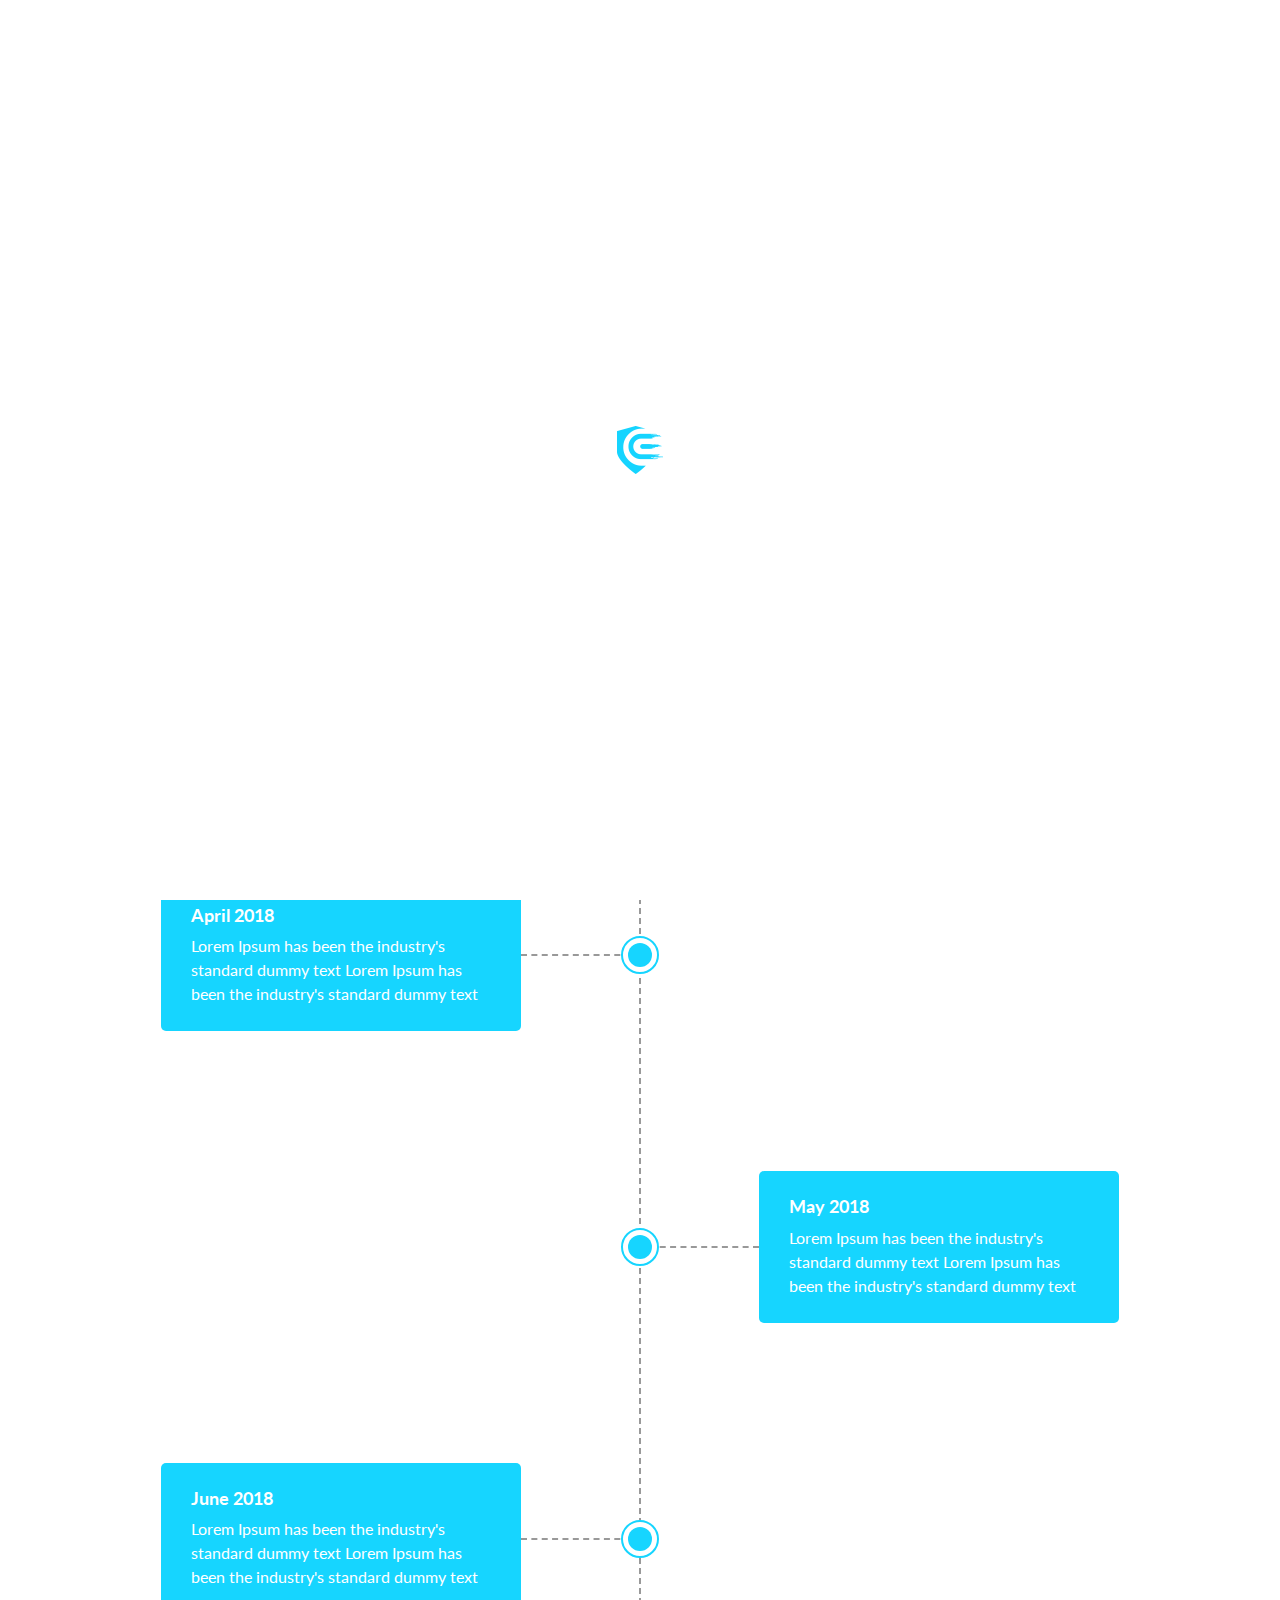
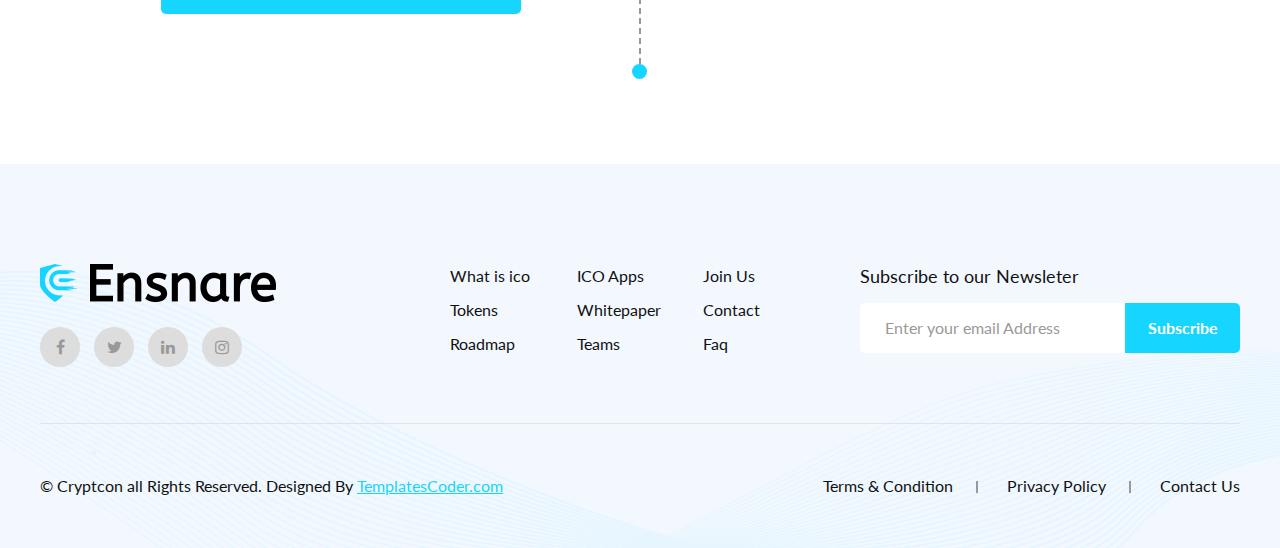
<file: roadmap.html>
<!DOCTYPE html>
<html lang="en">
	<head>
	<!-- Basic Page Needs -->
    <meta charset="utf-8">
    <title>Cryptcon</title>

	<!-- Mobile Specific Metas -->
    <meta name="viewport" content="width=device-width, initial-scale=1, maximum-scale=1">
    <link type="image/x-icon" href="images/fav-icon.png" rel="icon">

    <!-- CSS -->
    <link rel="stylesheet" type="text/css" href="css/style.css">
    <link rel="stylesheet" type="text/css" href="css/color.css">
    <link rel="stylesheet" type="text/css" href="css/responsive.css">
	</head>
	<body>

		<!-- Start preloader -->
		<div id="preloader"></div>
		<!-- End preloader -->

		<!-- Top scroll -->
		<div class="top-scroll transition">
			<a href="#banner" class="scrollTo"><i class="fa fa-angle-up" aria-hidden="true"></i></a>
		</div>	
		<!-- Top scroll End -->

		<header class="transition">
			<div class="container">
				<div class="row flex-align">
					<div class="col-lg-4 col-md-3 col-8">
						<div class="logo">
							<a href="index.html"><img src="images/logo.png" class="transition" alt="Cryptcon"></a>
						</div>
					</div>
					<div class="col-lg-8 col-md-9 col-4 text-right">
						<div class="menu-toggle">
							<span></span>
						</div>
						<div class="menu">
							<ul class="d-inline-block">
								<li class="mega-menu">
									<span class="opener plus"></span>
									<a href="index.html">Home</a>
									<ul class="transition">
										<li><a href="index.html">Home One</a></li>
										<li><a href="index-2.html">Home Two</a></li>
									</ul>
								</li>
								<li class="mega-menu">
									<span class="opener plus"></span>
									<a href="about.html">Pages</a>
									<ul class="transition">
										<li><a href="about.html">About</a></li>
										<li><a href="blog-list.html">Blog</a></li>
										<li><a href="token-sale.html">Token Sale</a></li>
										<li><a href="contact.html">Contact</a></li>
										<li><a href="faq.html">FAQ</a></li>
										<li><a href="404.html">404 Page</a></li>
									</ul>
								</li>
								<li><a href="feature.html">Feature</a></li>
								<li><a href="roadmap.html">Roadmap</a></li>
								<li><a href="team.html">Team</a></li>
							</ul>
							<div class="signin d-inline-block">
								<a href="#" class="btn">Sign in</a>
							</div>
						</div>
					</div>
				</div>
			</div>
		</header>

		<section class="sub-page-banner parallax" id="banner">
			<div class="container">
				<div class="row">
					<div class="col-md-12 wow fadeInUp">
						<div class="page-banner text-center">
							<h1 class="sub-banner-title">Roadmap</h1>
							<ul>
								<li><a href="index.html">Home</a></li>
								<li>Roadmap</li>
							</ul>
						</div>
					</div>
				</div>
			</div>
		</section>

		<section class="roadmap-main ptb-100">
			<div class="container">
				<div class="row">
					<div class="col-md-12">
						<div class="roadmap-main-graph">
							<div class="roadmap-center-line"></div>
							<div class="roadmap-chart">
								<div class="roadmap-content-box">
									<div class="roadmap-main-content">
										<div class="roadmap-small-round"></div>
										<div class="roadmap-animated wow fadeInLeft">
											<h2 class="roadmap-date">March 2018</h2>
											<p class="roadmap-box-detail">Lorem Ipsum has been the industry's standard dummy text Lorem Ipsum has been the industry's standard dummy text </p>
										</div>
									</div>
									<div class="clear"></div>
								</div>
								<div class="roadmap-content-box">
									<div class="roadmap-main-content">
										<div class="roadmap-small-round"></div>
										<div class="roadmap-animated wow fadeInRight">
											<h2 class="roadmap-date">April 2018</h2>
											<p class="roadmap-box-detail">Lorem Ipsum has been the industry's standard dummy text Lorem Ipsum has been the industry's standard dummy text </p>
										</div>
									</div>
									<div class="clear"></div>
								</div>
								<div class="roadmap-content-box">
									<div class="roadmap-main-content">
										<div class="roadmap-small-round"></div>
										<div class="roadmap-animated wow fadeInLeft">
											<h2 class="roadmap-date">May 2018</h2>
											<p class="roadmap-box-detail">Lorem Ipsum has been the industry's standard dummy text Lorem Ipsum has been the industry's standard dummy text </p>
										</div>
									</div>
									<div class="clear"></div>
								</div>
								<div class="roadmap-content-box">
									<div class="roadmap-main-content">
										<div class="roadmap-small-round"></div>
										<div class="roadmap-animated wow fadeInRight">
											<h2 class="roadmap-date">June 2018</h2>
											<p class="roadmap-box-detail">Lorem Ipsum has been the industry's standard dummy text Lorem Ipsum has been the industry's standard dummy text </p>
										</div>
									</div>
									<div class="clear"></div>
								</div>
							</div>
						</div>
						
						<div class="main-roadmap">
							<div class="row">
								<div class="col-md-12">
									<div class="h-border wow fadeInLeft"></div>
								</div>
							</div>
							<div class="row">
								<div class="col-md-12">
									<div class="roadmap-slider owl-carousel">
										<div class="roadmap wow fadeInLeft">
											<div class="roadmap-box text-center">
												<div class="map-graphic">
													<div class="small-round"><span></span></div>
													<div class="v-row"></div>
												</div>
												<div class="roadmap-detail-box">
													<div class="date-title">march 2018</div>
													<p class="roadmap-des">Lorem Ipsum has been the industry's standard dummy text </p>
												</div>
											</div>
										</div>
										<div class="roadmap wow fadeInLeft">
											<div class="roadmap-box text-center">
												<div class="map-graphic">
													<div class="small-round"><span></span></div>
													<div class="v-row"></div>
												</div>
												<div class="roadmap-detail-box">
													<div class="date-title">April 2018</div>
													<p class="roadmap-des">Lorem Ipsum has been the industry's standard dummy text </p>
												</div>
											</div>
										</div>
										<div class="roadmap wow fadeInLeft">
											<div class="roadmap-box text-center">
												<div class="map-graphic">
													<div class="small-round"><span></span></div>
													<div class="v-row"></div>
												</div>
												<div class="roadmap-detail-box">
													<div class="date-title">May 2018</div>
													<p class="roadmap-des">Lorem Ipsum has been the industry's standard dummy text </p>
												</div>
											</div>
										</div>
										<div class="roadmap wow fadeInLeft">
											<div class="roadmap-box text-center">
												<div class="map-graphic">
													<div class="small-round"><span></span></div>
													<div class="v-row"></div>
												</div>
												<div class="roadmap-detail-box">
													<div class="date-title">June 2018</div>
													<p class="roadmap-des">Lorem Ipsum has been the industry's standard dummy text </p>
												</div>
											</div>
										</div>
									</div>
								</div>
							</div>
						</div>
					</div>
				</div>
			</div>
		</section>

		<footer class="bg-pattern lightskyblue ptb-100">
			<div class="container">
				<div class="footer">
					<div class="row">
						<div class="col-lg-4 col-md-6">
							<div class="footer-logo pb-25">
								<a href="index.html"><img src="images/logo.png" alt="Cryptcon"></a>
							</div>
							<div class="footer-icon">
								<ul>
									<li><a href="#"><i class="fa fa-facebook" aria-hidden="true"></i></a></li>
									<li><a href="#"><i class="fa fa-twitter" aria-hidden="true"></i></a></li>
									<li><a href="#"><i class="fa fa-linkedin" aria-hidden="true"></i></a></li>
									<li><a href="#"><i class="fa fa-instagram" aria-hidden="true"></i></a></li>
								</ul>
							</div>
						</div>
						<div class="col-lg-4 col-md-6">
							<div class="footer-link">
								<ul>
									<li><a href="#">What is ico</a></li>
									<li><a href="#">ICO Apps</a></li>
									<li><a href="#">Join Us</a></li>
									<li><a href="token-sale.html">Tokens</a></li>
									<li><a href="#">Whitepaper</a></li>
									<li><a href="contact.html">Contact</a></li>
									<li><a href="roadmap.html">Roadmap</a></li>
									<li><a href="team.html">Teams</a></li>
									<li><a href="faq.html">Faq</a></li>
								</ul>
							</div>
						</div>
						<div class="col-lg-4 col-md-6">
							<div class="subscribe">
								<div class="form-group">
								    <label>Subscribe to our Newsleter</label>
								    <input type="email" class="form-control" placeholder="Enter your email Address">
								    <input type="submit" name="submit" value="Subscribe" class="submit">
								</div>
							</div>
						</div>
					</div>
				</div>
				<div class="copyright">
					<div class="row">
						<div class="col-lg-6">
							<p>© Cryptcon all Rights Reserved. Designed By <a href="https://templatescoder.com/">TemplatesCoder.com</a></p>
						</div>
						<div class="col-lg-6">
							<ul>
								<li><a href="#">Terms & Condition</a></li>
								<li><a href="#">Privacy Policy</a></li>
								<li><a href="contact.html">Contact Us</a></li>
							</ul>
						</div>
					</div>
				</div>
			</div>
		</footer>
	
		<script src="js/jquery-3.4.1.min.js"></script>
		<script src="js/animation.js"></script>
		<script src="js/owl.carousel.min.js"></script>
		<script src="js/custom.js"></script>
		
	</body>

</html>
</file>
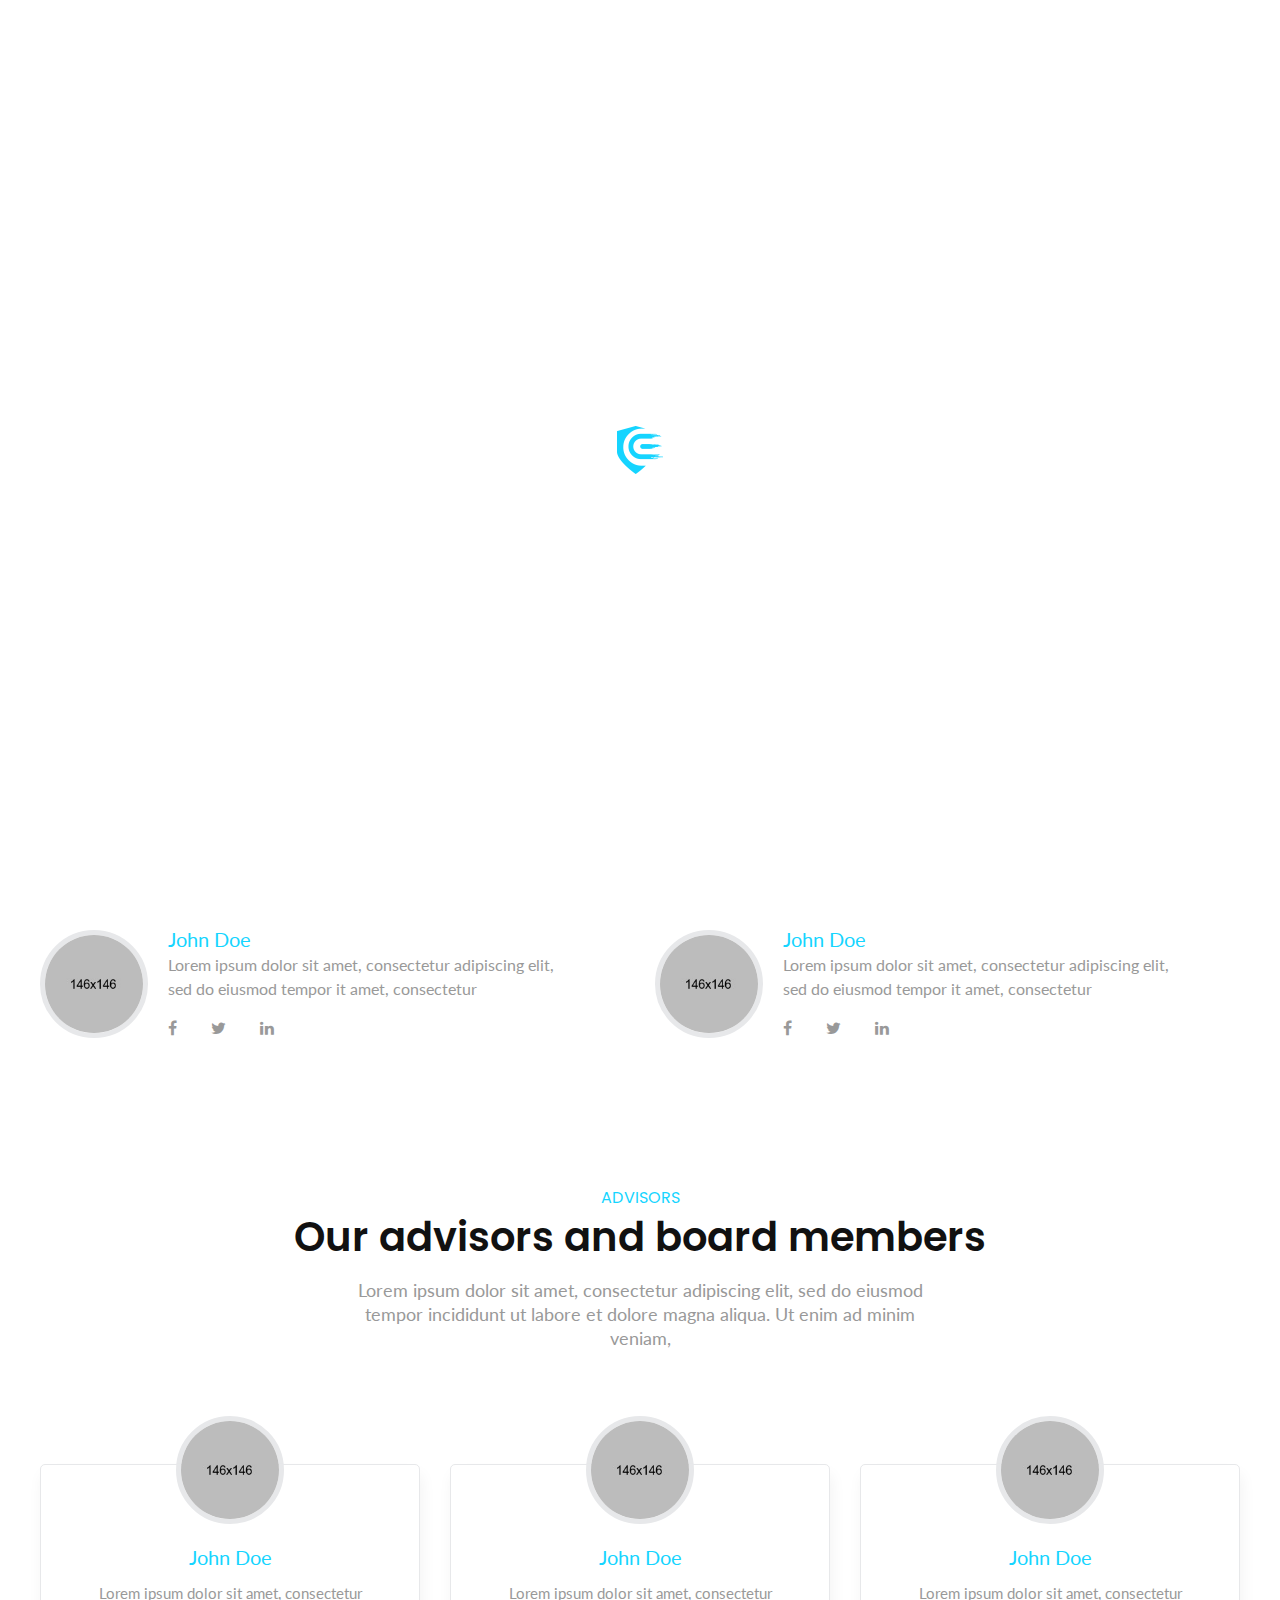
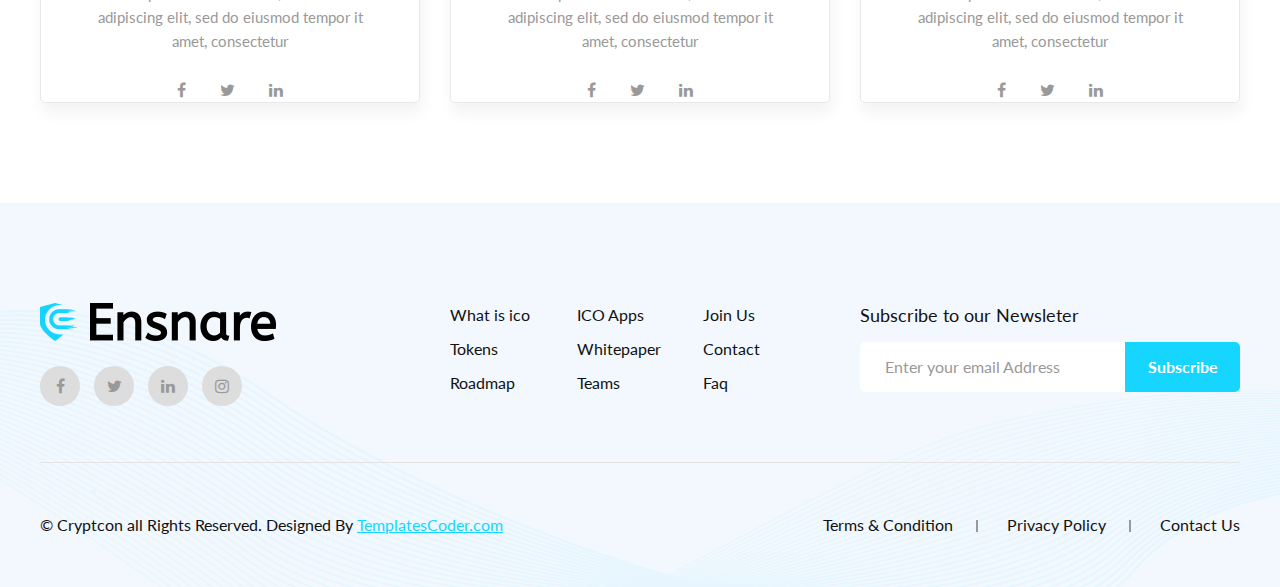
<file: team.html>
<!DOCTYPE html>
<html lang="en">
	<head>
	<!-- Basic Page Needs -->
    <meta charset="utf-8">
    <title>Cryptcon</title>

	<!-- Mobile Specific Metas -->
    <meta name="viewport" content="width=device-width, initial-scale=1, maximum-scale=1">
    <link type="image/x-icon" href="images/fav-icon.png" rel="icon">

    <!-- CSS -->
    <link rel="stylesheet" type="text/css" href="css/style.css">
    <link rel="stylesheet" type="text/css" href="css/color.css">
    <link rel="stylesheet" type="text/css" href="css/responsive.css">
	</head>
	<body>

		<!-- Start preloader -->
		<div id="preloader"></div>
		<!-- End preloader -->

		<!-- Top scroll -->
		<div class="top-scroll transition">
			<a href="#banner" class="scrollTo"><i class="fa fa-angle-up" aria-hidden="true"></i></a>
		</div>	
		<!-- Top scroll End -->

		<header class="transition">
			<div class="container">
				<div class="row flex-align">
					<div class="col-lg-4 col-md-3 col-8">
						<div class="logo">
							<a href="index.html"><img src="images/logo.png" class="transition" alt="Cryptcon"></a>
						</div>
					</div>
					<div class="col-lg-8 col-md-9 col-4 text-right">
						<div class="menu-toggle">
							<span></span>
						</div>
						<div class="menu">
							<ul class="d-inline-block">
								<li class="mega-menu">
									<span class="opener plus"></span>
									<a href="index.html">Home</a>
									<ul class="transition">
										<li><a href="index.html">Home One</a></li>
										<li><a href="index-2.html">Home Two</a></li>
									</ul>
								</li>
								<li class="mega-menu">
									<span class="opener plus"></span>
									<a href="about.html">Pages</a>
									<ul class="transition">
										<li><a href="about.html">About</a></li>
										<li><a href="blog-list.html">Blog</a></li>
										<li><a href="token-sale.html">Token Sale</a></li>
										<li><a href="contact.html">Contact</a></li>
										<li><a href="faq.html">FAQ</a></li>
										<li><a href="404.html">404 Page</a></li>
									</ul>
								</li>
								<li><a href="feature.html">Feature</a></li>
								<li><a href="roadmap.html">Roadmap</a></li>
								<li><a href="team.html">Team</a></li>
							</ul>
							<div class="signin d-inline-block">
								<a href="#" class="btn">Sign in</a>
							</div>
						</div>
					</div>
				</div>
			</div>
		</header>

		<section class="sub-page-banner parallax" id="banner">
			<div class="container">
				<div class="row">
					<div class="col-md-12 wow fadeInUp">
						<div class="page-banner text-center">
							<h1 class="sub-banner-title">Team</h1>
							<ul>
								<li><a href="index.html">Home</a></li>
								<li>Team</li>
							</ul>
						</div>
					</div>
				</div>
			</div>
		</section>

		<section class="team-part skyblue bg-pattern pt-100 pb-55">
			<div class="container">
				<div class="row">
					<div class="col-md-12 wow fadeInUp">
						<div class="section-heading text-center pb-65">
							<label class="sub-heading">meet the team</label>
							<h2 class="heading-title">Our Team</h2>
							<p class="heading-des">Lorem ipsum dolor sit amet, consectetur adipiscing elit, sed do eiusmod tempor incididunt ut labore et dolore magna aliqua. Ut enim ad minim veniam,</p>
						</div>
					</div>
				</div>
				<div class="row">
					<div class="col-md-6 pb-45 wow fadeInLeft">
						<div class="team-box flex-align">
							<div class="team-img">
								<a href="team.html"><img src="images/team-1.jpg" alt="team member"></a>
							</div>
							<div class="team-des">
								<a href="team.html" class="member-name">John Doe</a>
								<p class="member-des">Lorem ipsum dolor sit amet, consectetur adipiscing elit, sed do eiusmod tempor it amet, consectetur</p>
								<ul class="pt-15">
									<li><a href="#"><i class="fa fa-facebook" aria-hidden="true"></i></a></li>
									<li><a href="#"><i class="fa fa-twitter" aria-hidden="true"></i></a></li>
									<li><a href="#"><i class="fa fa-linkedin" aria-hidden="true"></i></a></li>
								</ul>
							</div>
						</div>
					</div>
					<div class="col-md-6 pb-45 wow fadeInRight">
						<div class="team-box flex-align">
							<div class="team-img">
								<a href="team.html"><img src="images/team-2.jpg" alt="team member"></a>
							</div>
							<div class="team-des">
								<a href="team.html" class="member-name">John Doe</a>
								<p class="member-des">Lorem ipsum dolor sit amet, consectetur adipiscing elit, sed do eiusmod tempor it amet, consectetur</p>
								<ul class="pt-15">
									<li><a href="#"><i class="fa fa-facebook" aria-hidden="true"></i></a></li>
									<li><a href="#"><i class="fa fa-twitter" aria-hidden="true"></i></a></li>
									<li><a href="#"><i class="fa fa-linkedin" aria-hidden="true"></i></a></li>
								</ul>
							</div>
						</div>
					</div>
					<div class="col-md-6 pb-45 wow fadeInLeft">
						<div class="team-box flex-align">
							<div class="team-img">
								<a href="team.html"><img src="images/team-3.jpg" alt="team member"></a>
							</div>
							<div class="team-des">
								<a href="team.html" class="member-name">John Doe</a>
								<p class="member-des">Lorem ipsum dolor sit amet, consectetur adipiscing elit, sed do eiusmod tempor it amet, consectetur</p>
								<ul class="pt-15">
									<li><a href="#"><i class="fa fa-facebook" aria-hidden="true"></i></a></li>
									<li><a href="#"><i class="fa fa-twitter" aria-hidden="true"></i></a></li>
									<li><a href="#"><i class="fa fa-linkedin" aria-hidden="true"></i></a></li>
								</ul>
							</div>
						</div>
					</div>
					<div class="col-md-6 pb-45 wow fadeInRight">
						<div class="team-box flex-align">
							<div class="team-img">
								<a href="team.html"><img src="images/team-4.jpg" alt="team member"></a>
							</div>
							<div class="team-des">
								<a href="team.html" class="member-name">John Doe</a>
								<p class="member-des">Lorem ipsum dolor sit amet, consectetur adipiscing elit, sed do eiusmod tempor it amet, consectetur</p>
								<ul class="pt-15">
									<li><a href="#"><i class="fa fa-facebook" aria-hidden="true"></i></a></li>
									<li><a href="#"><i class="fa fa-twitter" aria-hidden="true"></i></a></li>
									<li><a href="#"><i class="fa fa-linkedin" aria-hidden="true"></i></a></li>
								</ul>
							</div>
						</div>
					</div>
				</div>
				<div class="row pt-100">
					<div class="col-md-12 wow fadeInUp">
						<div class="section-heading text-center pb-65">
							<label class="sub-heading">advisors</label>
							<h2 class="heading-title">Our advisors and board members</h2>
							<p class="heading-des">Lorem ipsum dolor sit amet, consectetur adipiscing elit, sed do eiusmod tempor incididunt ut labore et dolore magna aliqua. Ut enim ad minim veniam,</p>
						</div>
					</div>
				</div>
				<div class="row">
					<div class="col-md-4 pb-45 wow fadeInUp">
						<div class="team-box advisors text-center">
							<div class="team-img">
								<a href="team.html"><img src="images/team-1.jpg" alt="team member"></a>
							</div>
							<div class="team-des">
								<a href="team.html" class="member-name">John Doe</a>
								<p class="member-des">Lorem ipsum dolor sit amet, consectetur adipiscing elit, sed do eiusmod tempor it amet, consectetur</p>
								<ul class="pt-15">
									<li><a href="#"><i class="fa fa-facebook" aria-hidden="true"></i></a></li>
									<li><a href="#"><i class="fa fa-twitter" aria-hidden="true"></i></a></li>
									<li><a href="#"><i class="fa fa-linkedin" aria-hidden="true"></i></a></li>
								</ul>
							</div>
						</div>
					</div>
					<div class="col-md-4 pb-45 wow fadeInUp">
						<div class="team-box advisors text-center">
							<div class="team-img">
								<a href="team.html"><img src="images/team-2.jpg" alt="team member"></a>
							</div>
							<div class="team-des">
								<a href="team.html" class="member-name">John Doe</a>
								<p class="member-des">Lorem ipsum dolor sit amet, consectetur adipiscing elit, sed do eiusmod tempor it amet, consectetur</p>
								<ul class="pt-15">
									<li><a href="#"><i class="fa fa-facebook" aria-hidden="true"></i></a></li>
									<li><a href="#"><i class="fa fa-twitter" aria-hidden="true"></i></a></li>
									<li><a href="#"><i class="fa fa-linkedin" aria-hidden="true"></i></a></li>
								</ul>
							</div>
						</div>
					</div>
					<div class="col-md-4 pb-45 wow fadeInUp">
						<div class="team-box advisors text-center">
							<div class="team-img">
								<a href="team.html"><img src="images/team-3.jpg" alt="team member"></a>
							</div>
							<div class="team-des">
								<a href="team.html" class="member-name">John Doe</a>
								<p class="member-des">Lorem ipsum dolor sit amet, consectetur adipiscing elit, sed do eiusmod tempor it amet, consectetur</p>
								<ul class="pt-15">
									<li><a href="#"><i class="fa fa-facebook" aria-hidden="true"></i></a></li>
									<li><a href="#"><i class="fa fa-twitter" aria-hidden="true"></i></a></li>
									<li><a href="#"><i class="fa fa-linkedin" aria-hidden="true"></i></a></li>
								</ul>
							</div>
						</div>
					</div>
				</div>
			</div>
		</section>

		<footer class="bg-pattern darkblue ptb-100">
			<div class="container">
				<div class="footer">
					<div class="row">
						<div class="col-lg-4 col-md-6">
							<div class="footer-logo pb-25">
								<a href="index.html"><img src="images/logo.png" alt="Cryptcon"></a>
							</div>
							<div class="footer-icon">
								<ul>
									<li><a href="#"><i class="fa fa-facebook" aria-hidden="true"></i></a></li>
									<li><a href="#"><i class="fa fa-twitter" aria-hidden="true"></i></a></li>
									<li><a href="#"><i class="fa fa-linkedin" aria-hidden="true"></i></a></li>
									<li><a href="#"><i class="fa fa-instagram" aria-hidden="true"></i></a></li>
								</ul>
							</div>
						</div>
						<div class="col-lg-4 col-md-6">
							<div class="footer-link">
								<ul>
									<li><a href="#">What is ico</a></li>
									<li><a href="#">ICO Apps</a></li>
									<li><a href="#">Join Us</a></li>
									<li><a href="token-sale.html">Tokens</a></li>
									<li><a href="#">Whitepaper</a></li>
									<li><a href="contact.html">Contact</a></li>
									<li><a href="roadmap.html">Roadmap</a></li>
									<li><a href="team.html">Teams</a></li>
									<li><a href="faq.html">Faq</a></li>
								</ul>
							</div>
						</div>
						<div class="col-lg-4 col-md-6">
							<div class="subscribe">
								<div class="form-group">
								    <label>Subscribe to our Newsleter</label>
								    <input type="email" class="form-control" placeholder="Enter your email Address">
								    <input type="submit" name="submit" value="Subscribe" class="submit">
								</div>
							</div>
						</div>
					</div>
				</div>
				<div class="copyright">
					<div class="row">
						<div class="col-lg-6">
							<p>© Cryptcon all Rights Reserved. Designed By <a href="https://templatescoder.com/">TemplatesCoder.com</a></p>
						</div>
						<div class="col-lg-6">
							<ul>
								<li><a href="#">Terms & Condition</a></li>
								<li><a href="#">Privacy Policy</a></li>
								<li><a href="contact.html">Contact Us</a></li>
							</ul>
						</div>
					</div>
				</div>
			</div>
		</footer>
	
		<script src="js/jquery-3.4.1.min.js"></script>
		<script src="js/animation.js"></script>
		<script src="js/custom.js"></script>
		
	</body>

</html>
</file>
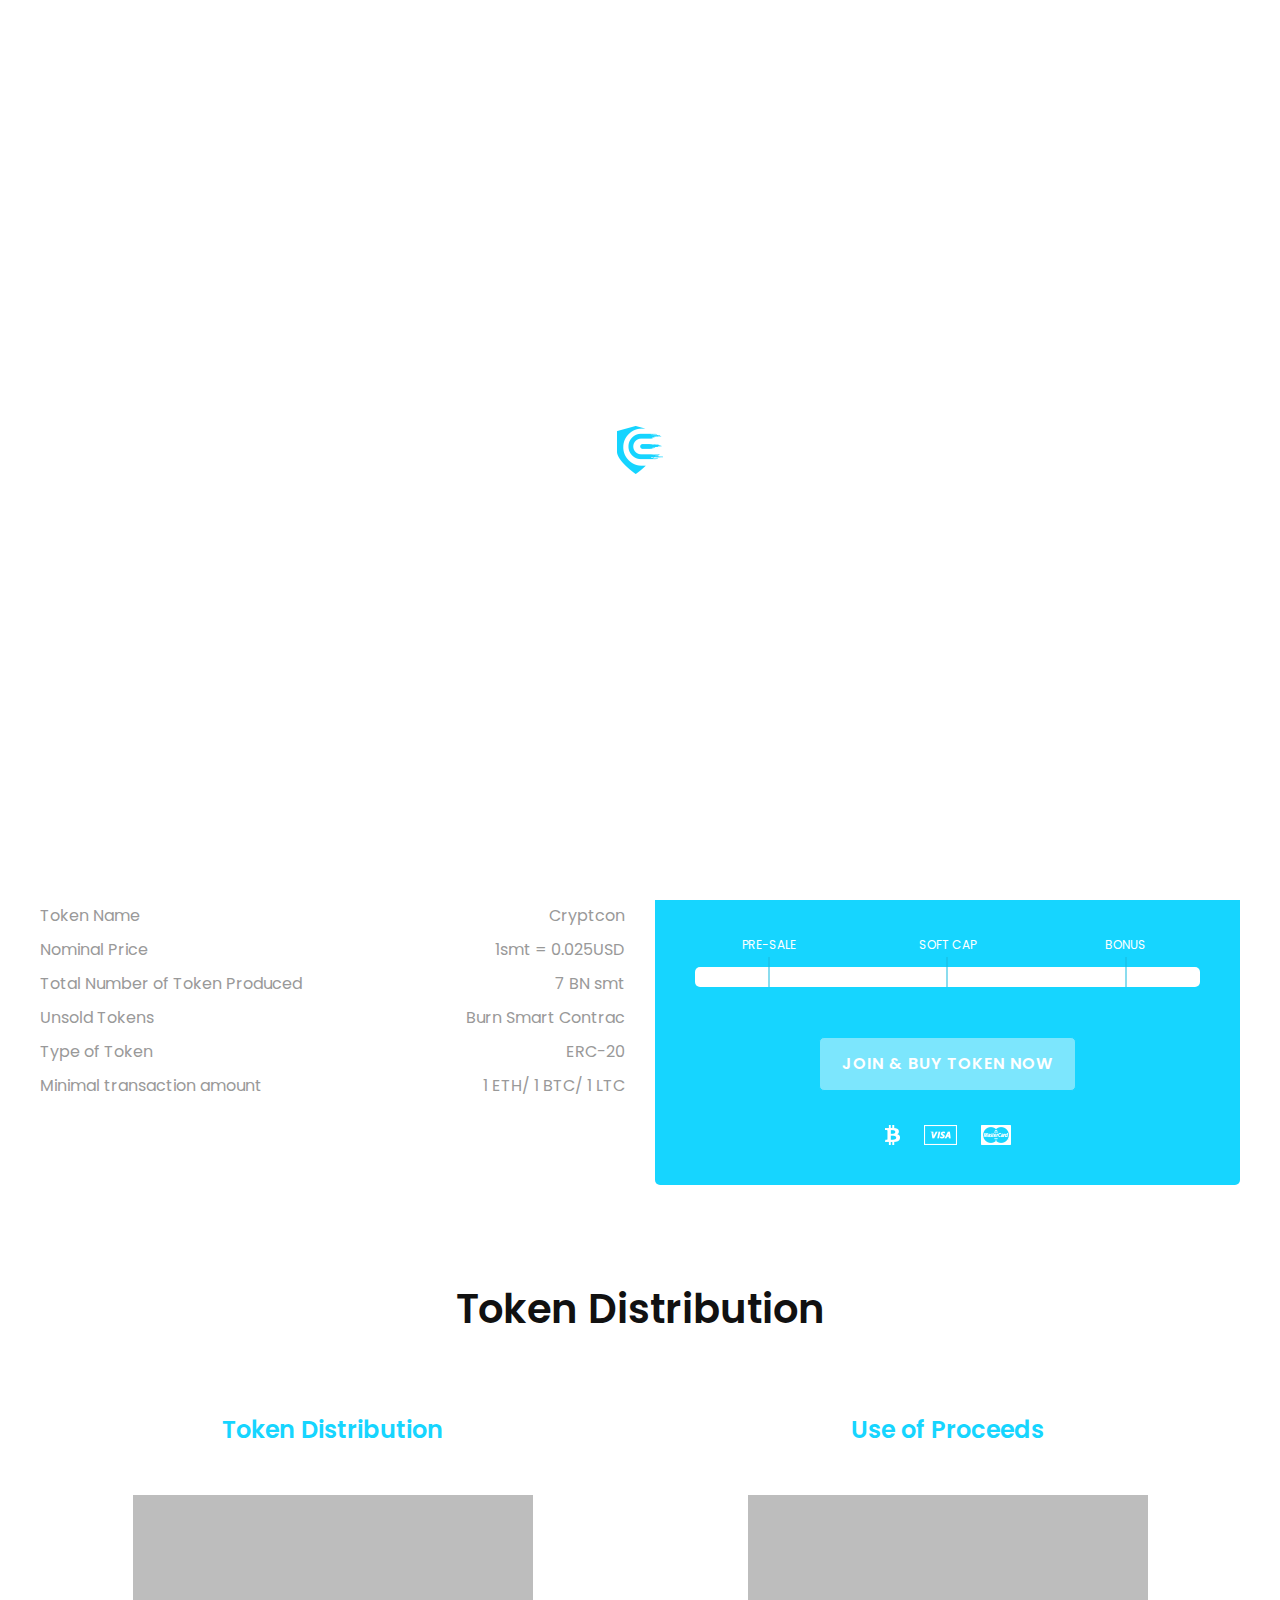
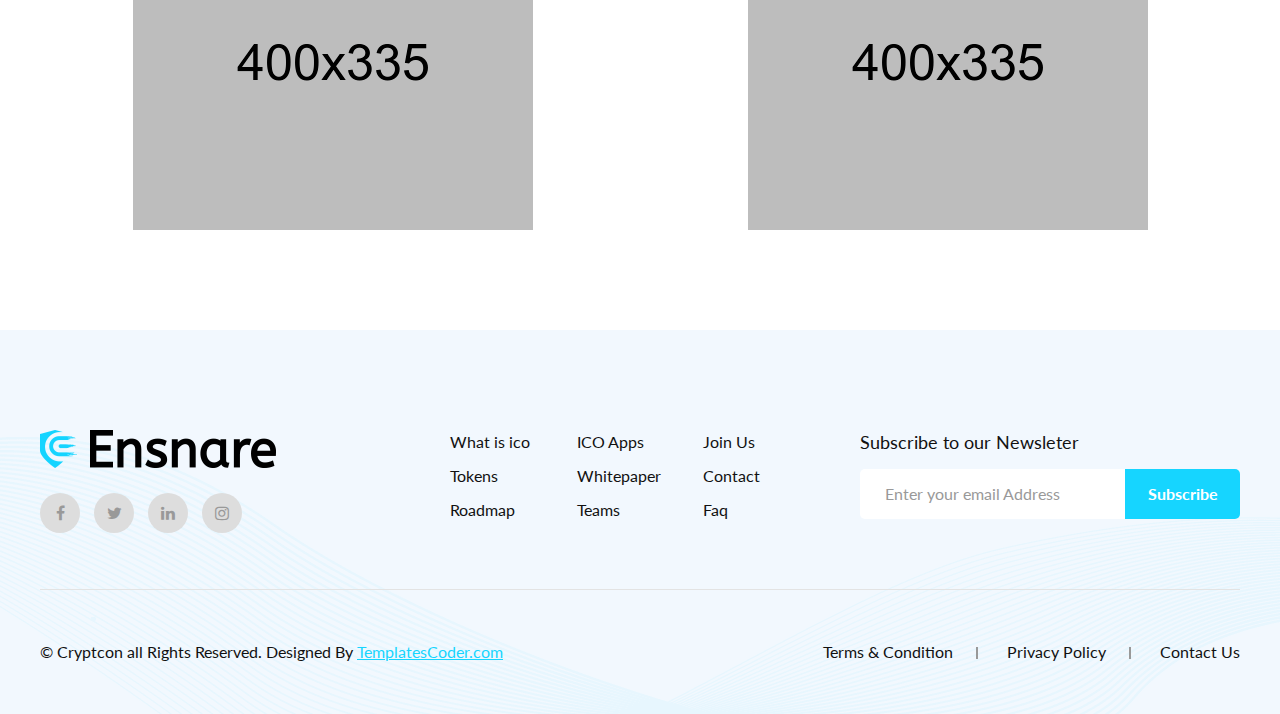
<file: token-sale.html>
<!DOCTYPE html>
<html lang="en">
	<head>
	<!-- Basic Page Needs -->
    <meta charset="utf-8">
    <title>Cryptcon</title>

	<!-- Mobile Specific Metas -->
    <meta name="viewport" content="width=device-width, initial-scale=1, maximum-scale=1">
    <link type="image/x-icon" href="images/fav-icon.png" rel="icon">

    <!-- CSS -->
    <link rel="stylesheet" type="text/css" href="css/style.css">
    <link rel="stylesheet" type="text/css" href="css/color.css">
    <link rel="stylesheet" type="text/css" href="css/responsive.css">
	</head>
	<body>

		<!-- Start preloader -->
		<div id="preloader"></div>
		<!-- End preloader -->

		<!-- Top scroll -->
		<div class="top-scroll transition">
			<a href="#banner" class="scrollTo"><i class="fa fa-angle-up" aria-hidden="true"></i></a>
		</div>	
		<!-- Top scroll End -->

		<header class="transition">
			<div class="container">
				<div class="row flex-align">
					<div class="col-lg-4 col-md-3 col-8">
						<div class="logo">
							<a href="index.html"><img src="images/logo.png" class="transition" alt="Cryptcon"></a>
						</div>
					</div>
					<div class="col-lg-8 col-md-9 col-4 text-right">
						<div class="menu-toggle">
							<span></span>
						</div>
						<div class="menu">
							<ul class="d-inline-block">
								<li class="mega-menu">
									<span class="opener plus"></span>
									<a href="index.html">Home</a>
									<ul class="transition">
										<li><a href="index.html">Home One</a></li>
										<li><a href="index-2.html">Home Two</a></li>
									</ul>
								</li>
								<li class="mega-menu">
									<span class="opener plus"></span>
									<a href="about.html">Pages</a>
									<ul class="transition">
										<li><a href="about.html">About</a></li>
										<li><a href="blog-list.html">Blog</a></li>
										<li><a href="token-sale.html">Token Sale</a></li>
										<li><a href="contact.html">Contact</a></li>
										<li><a href="faq.html">FAQ</a></li>
										<li><a href="404.html">404 Page</a></li>
									</ul>
								</li>
								<li><a href="feature.html">Feature</a></li>
								<li><a href="roadmap.html">Roadmap</a></li>
								<li><a href="team.html">Team</a></li>
							</ul>
							<div class="signin d-inline-block">
								<a href="#" class="btn">Sign in</a>
							</div>
						</div>
					</div>
				</div>
			</div>
		</header>

		<section class="sub-page-banner parallax" id="banner">
			<div class="container">
				<div class="row">
					<div class="col-md-12">
						<div class="page-banner text-center wow fadeInUp">
							<h1 class="sub-banner-title">Token Sale</h1>
							<ul>
								<li><a href="index.html">Home</a></li>
								<li>Token Sale</li>
							</ul>
						</div>
					</div>
				</div>
			</div>
		</section>

		<section class="token-sele ptb-100">
			<div class="container">
				<div class="row">
					<div class="col-md-12">
						<div class="section-heading text-center pb-65 wow fadeInUp">
							<label class="sub-heading">token</label>
							<h2 class="heading-title">Token Sale</h2>
							<p class="heading-des">Lorem ipsum dolor sit amet, consectetur adipiscing elit, sed do eiusmod tempor incididunt ut labore et dolore magna aliqua. Ut enim ad minim veniam,</p>
						</div>
					</div>
				</div>
				<div class="row">
					<div class="col-lg-6 col-md-12 flex-align order-r-2 wow fadeInLeft">
						<div class="information-token w-100">
							<h2 class="information-token-head">Information About Tokens</h2>
							<ul>
								<li><label>Token Name</label> <span>Cryptcon</span></li>
								<li><label>Nominal Price</label> <span>1smt = 0.025USD</span></li>
								<li><label>Total Number of Token Produced</label> <span>7 BN smt</span></li>
								<li><label>Unsold Tokens</label> <span>Burn Smart Contrac</span></li>
								<li><label>Type of Token</label> <span>ERC-20</span></li>
								<li><label>Minimal transaction amount</label> <span>1 ETH/ 1 BTC/ 1 LTC</span></li>
							</ul>
							<div class="clear"></div>
						</div>
					</div>
					<div class="col-lg-6 col-md-12 order-r-1 wow fadeInRight">
						<div class="token-sale-counter text-center">
							<ul class="coins-counter-loop">
								<li>
									<span id="days">00</span>
									<label class="coin-day">Days</label>
								</li>
								<li>
									<span id="hours">00</span>
									<label class="coin-day">hours</label>
								</li>
								<li>
									<span id="minutes">00</span>
									<label class="coin-day">minutes</label>
								</li>
								<li>
									<span id="seconds">00</span>
									<label class="coin-day">seconds</label>
								</li>
							</ul>
							<div class="row">
								<div class="col-4 text-center">
									<span class="token-slide-info">PRE-SALE</span>
								</div>
								<div class="col-4 text-center">
									<span class="token-slide-info">SOFT CAP</span>
								</div>
								<div class="col-4 text-center">
									<span class="token-slide-info">BONUS</span>
								</div>
							</div>
							<div class="coins-progress">
						        <span data-progress="70"></span>
						    </div>
						    <a href="token-sale.html" class="btn">Join &amp; Buy Token Now</a>
						    <ul class="currency-card">
						    	<li><a href="#"><img src="images/bitcoin.png" alt="bitcoin"></a></li>
						    	<li><a href="#"><img src="images/visa.png" alt="visa"></a></li>
						    	<li><a href="#"><img src="images/master-card.png" alt="master card"></a></li>
						    </ul>
						</div>
					</div>
				</div>
				<div class="row pt-100">
					<div class="col-md-12 wow fadeInUp">
						<div class="section-heading text-center pb-65">
							<h2 class="heading-title">Token Distribution</h2>
						</div>
					</div>
				</div>
				<div class="row">
					<div class="col-md-6 wow fadeInLeft">
						<div class="token-distribut text-center">
							<h2 class="distribution-title">Token Distribution</h2>
							<div class="token-graph w-100">
								<img src="images/token-chart.png" alt="Token Distribution">
							</div>
						</div>
					</div>
					<div class="col-md-6 wow fadeInRight">
						<div class="token-distribut text-center">
							<h2 class="distribution-title">Use of Proceeds</h2>
							<div class="token-graph w-100">
								<img src="images/token-chart-2.png" alt="Use of Proceeds">
							</div>
						</div>
					</div>
				</div>
			</div>
		</section>

		<footer class="bg-pattern lightskyblue ptb-100">
			<div class="container">
				<div class="footer">
					<div class="row">
						<div class="col-lg-4 col-md-6">
							<div class="footer-logo pb-25">
								<a href="index.html"><img src="images/logo.png" alt="Cryptcon"></a>
							</div>
							<div class="footer-icon">
								<ul>
									<li><a href="#"><i class="fa fa-facebook" aria-hidden="true"></i></a></li>
									<li><a href="#"><i class="fa fa-twitter" aria-hidden="true"></i></a></li>
									<li><a href="#"><i class="fa fa-linkedin" aria-hidden="true"></i></a></li>
									<li><a href="#"><i class="fa fa-instagram" aria-hidden="true"></i></a></li>
								</ul>
							</div>
						</div>
						<div class="col-lg-4 col-md-6">
							<div class="footer-link">
								<ul>
									<li><a href="#">What is ico</a></li>
									<li><a href="#">ICO Apps</a></li>
									<li><a href="#">Join Us</a></li>
									<li><a href="token-sale.html">Tokens</a></li>
									<li><a href="#">Whitepaper</a></li>
									<li><a href="contact.html">Contact</a></li>
									<li><a href="roadmap.html">Roadmap</a></li>
									<li><a href="team.html">Teams</a></li>
									<li><a href="faq.html">Faq</a></li>
								</ul>
							</div>
						</div>
						<div class="col-lg-4 col-md-6">
							<div class="subscribe">
								<div class="form-group">
								    <label>Subscribe to our Newsleter</label>
								    <input type="email" class="form-control" placeholder="Enter your email Address">
								    <input type="submit" name="submit" value="Subscribe" class="submit">
								</div>
							</div>
						</div>
					</div>
				</div>
				<div class="copyright">
					<div class="row">
						<div class="col-lg-6">
							<p>© Cryptcon all Rights Reserved. Designed By <a href="https://templatescoder.com/">TemplatesCoder.com</a></p>
						</div>
						<div class="col-lg-6">
							<ul>
								<li><a href="#">Terms & Condition</a></li>
								<li><a href="#">Privacy Policy</a></li>
								<li><a href="contact.html">Contact Us</a></li>
							</ul>
						</div>
					</div>
				</div>
			</div>
		</footer>
	
		<script src="js/jquery-3.4.1.min.js"></script>
		<script src="js/animation.js"></script>
		<script src="js/custom.js"></script>
	</body>

</html>
</file>
<file: css/styleanimation.css>
.banner-heading-tow-sunil {
    font-size: 45px;
    text-transform: uppercase;
    margin-bottom: 1px;
}
</file>
<file: css/color.css>
/*_______________________________________________________
// BASIC STYLE  //----------------------------
_______________________________________________________*/
/*---------- General Style ------------*/
body, html {color: #999999;}
a, a:focus, a:hover, a.active { color: #111111; }

.btn {color: #ffffff;  background: #16d5ff; border: 1px solid #16d5ff; border-color: #16d5ff;}
.btn:hover {color: #ffffff;}
.btn:before{background: -webkit-radial-gradient(center, ellipse, rgb(22, 213, 255, .5) 0%, rgba(0, 0, 0, 0) 80%); background: radial-gradient(ellipse at center, rgb(22, 213, 255, .5) 0%, rgba(0, 0, 0, 0) 80%);}
.owl-dot{background: #999999 !important;}
.owl-dot.active {background: #16d5ff !important;}

#preloader{background: url(../images/loader.png) center no-repeat #fff;}

.form-control, .form-control:focus{background: #f0f0f0; color: #111111;}
.form-control::-webkit-input-placeholder {color: #999999;}
.form-control::-moz-placeholder {color: #999999;}
.form-control:-ms-input-placeholder {color: #999999;}
.form-control:-moz-placeholder {color: #999999;}
.heading-title, .heading-title-2, .sub-banner-title{color: #111111; }
.sub-heading, .heading-title-2 span, .sub-heading-2, .sub-page-banner ul li a:hover {color: #16d5ff;}
.heading-des, .sub-page-banner ul li a{color: #999999;}
.lightsky{background-color: #ebf4fc;}
.lightskyblue, .sub-page-banner{background-color: #f2f8fe;}
.grey{color: #999999 !important;}
.top-scroll {background: #16d5ff; color: #fff;}
.top-scroll:hover {opacity: 0.6;}
.top-scroll a{color: #fff;}

/*----- Menu -----*/
.menu ul li a, .mega-menu:before{color: #888888;}
.menu ul li a:before{background: #16d5ff;}
header.fixed{background: #fff; box-shadow: 0px 0px 10px 1px rgb(0, 0, 0, 0.2);position: fixed;}
.opener:before, .opener:after, header.fixed .menu-toggle span, header.fixed .menu-toggle span:before, header.fixed .menu-toggle span:after{background: #fff;}
.menu-toggle span, .menu-toggle span:before, .menu-toggle span:after{background: #16d5ff;}
.menu-toggle.active span{background: transparent;}

/*----- Home Banner -----*/
.banner-heading{color: #111111; }
.banner-heading span{color: #16d5ff;}
.banner-des{color: #888888;}

/*----- Work Section -----*/
.work-des, ul.check-list li p, .work-process-title{color: #111111;}
ul.check-list li span{background: #16d5ff; color: #fff;}

/*----- Feature Section -----*/
.feature-title:hover {color: #16d5ff;}
.feature-box:hover path.hover {fill: #16d5ff;}

/*----- Timeline Section -----*/
.h-border, .v-row{border-color: #c5c8cb;}
.small-round{border-color: #16d5ff; background: #f2f8fe;}
.v-row:before{background: #16d5ff;}
.small-round span{background: #16d5ff;}
.date-title{color: #16d5ff;}
.roadmap-detail-box{color: #111111;}

/*----- Team Section -----*/
.team-img{border-color: #16d5ff;}
.team-box:hover .team-img {border-color: #999999;}
.member-name, .team-box ul li a:hover{color: #16d5ff;}
.member-name:hover{color: #111111;}
.member-des, .team-box ul li a{color: #999999;}

/*----- Token Sale Section -----*/
.token-graphic-detail ul li:before{background: #f85d77;}
.token-graphic-detail ul li.color-code-2:before{background: #5ad6f8;}
.token-graphic-detail ul li.color-code-3:before{background: #f8c04e;}
.token-graphic-detail ul li.color-code-4:before{background: #ac56f7;}
.token-graphic-detail ul li.color-code-5:before{background: #61f89f;}
.donut {color: #3d1f94;}
.token-graphic-detail ul li{color: #999999;}

/*----- Blog Section -----*/
.blog-date li:before{background: #16d5ff;}
.read-more:hover{color: #111111;}
.blog-img a:before{background: rgb(0, 0, 0, 0.5);}
.blog-date li, .blog-title:hover, .read-more{color: #16d5ff;}
.ico-apps ul.check-list li p, .ico-apps-2 ul.check-list li p{color: #999999;}

/*----- FAQ Section -----*/
.Frequently-tabs li a, .qus-des{color: #999999;}
.Frequently-tabs li a.active, .qus-title{color: #16d5ff;}
.Frequently-tabs li a:before{background: #16d5ff;}

/*----- Home Page Tow -----*/
.banner-heading-tow, .coins-counter-loop li .coin-day, .coin-slide-text, .coin-head{color: #111111;}
.banner-heading-tow span, .coin-start{color: #16d5ff;}
.coin-counter{background: #d7f8ff;}
.coins-counter-loop li:before, .coins-counter-loop li:after, .coins-progress span{background: #16d5ff;}
.coins-counter-loop li span{background: #fff; color: #16d5ff;}
.coins-progress{background: #fff;}

/*----- Feature tow -----*/
.feature-des {color: #999999;}
.feature-title-2, .token-sale-2 .token-graphic-detail ul li{color: #111111;}

/*----- Roadmap Section -----*/
.roadmap-part .v-row, .roadmap-part .h-border, .roadmap-des {border-color: #16d5ff;}
.roadmap-part .small-round {background: #f2f8fe;}

/*----- team Tow Section -----*/
.team-box-2{background: #fff;}
.team-member-name {background: #16d5ff;}
.team-member-name a{color: #fff;}
.team-member-name a:hover{color: #111111;}
.team-member-img {background-color: #111111;}
.team-member-img:after{background-color: rgba(255, 255, 255, .4);}

/*----- Blog Tow Section -----*/
.blog-part-2 .read-more:hover {color: #111111;}

/*----- FAQ tow Section -----*/
.accordion-faq-box {box-shadow: 0px 0px 15px 1px rgb(0 0 0 / 0.1);}
.faq-part-2 .Frequently-tabs li a, .faq-part-2 .faq-tab, {color: #999999; background: #f2f8fe;}
.faq-part-2 .Frequently-tabs li a{background: #f2f8fe;}
.faq-part-2 .Frequently-tabs li a.active{background: #16d5ff; color: #fff;}
.faq-part-2 .qus-des, .accordion-faq-title.active, .accordion-faq-title:hover{color: #111111;}
.accordion-faq-title:before, .accordion-faq-title:after{background: #111111;}

/*----- About Page -----*/
.sub-page-banner ul li:before{background: #999999;}
.play-icon span{border-color: #16d5ff; background: #fff; color: #16d5ff;}
.play-icon:hover span{border-color: #fff; background: #16d5ff; color: #fff;}
.work-part button.close{color: #111111;}
.about-des{color: #888888;}

/*----- blog List Page -----*/
.blog-search input{border-color: #16d5ff; color: #111111;}
.blog-search input::-webkit-input-placeholder, .blog-search input::-moz-placeholder, .blog-search input:-ms-input-placeholder, .blog-search input:-moz-placeholder {color: #999999;}
.blog-search-btn:hover {background: #999999; color: #dddddd;}
.blog-category, .blog-category ul li:before{background: #16d5ff;}
.blog-tags ul li a{background: #16d5ff; color: #fff;}
.blog-tags ul li a:hover{background: #f2f8fe; color: #111111;}
.archives ul li{border-color: #e2e2e2;}
.blog-list-content ul li:before{background: #16d5ff;}
.blog-list-pagination ul li a{background: #e2e2e2; color: #999999;}
.blog-list-pagination ul li a:hover, .blog-list-pagination ul li a.active, .blog-search-btn{background: #16d5ff; color: #fff;}
.blog-category .blog-cat-title, .blog-category ul li a{color: #fff;}
.blog-category ul li a:hover, .blog-cat-title{color: #111111;}
.blog-category ul li:before{background: #fff;}
.archives ul li a{color: #999999;}
.trending-news-title:hover, .archives ul li a:hover, .blog-list-title:hover, .trending-news-date, .blog-list-content ul li{color: #16d5ff;}

/*----- blog Detail Page -----*/
.blog-detail-content ul li:before{background: #16d5ff;}
.blog-detail-content blockquote{background: #f2f8fe; border-color: #16d5ff; color: #111111;}
.blog-detail-tag ul li a, .blog-detail-social ul li a{background: #e2e2e2; color: #999999;}
.blog-detail-tag ul li a:hover, .blog-detail-social ul li a:hover{background: #16d5ff; color: #fff;}
.blog-comment-post-singel{border-color: #e2e2e2;}
.comment-date{color: #bebebe;}
.comment-reply{background: #16d5ff; color: #fff;}
.comment-reply:hover{background: #e2e2e2; color: #999999;}
.blog-detail-content ul li, .commenter{color: #16d5ff;}
.blog-detail-content h2, .blog-detail-tag span, .blog-detail-social span, .blog-comment-heading{color: #111111;}

/*----- Roadmap Page -----*/
.roadmap-center-line, .roadmap-main-content:before{border-color: #999999;}
.roadmap-center-line:before, .roadmap-center-line:after{background: #16d5ff;}
.roadmap-animated{background: #16d5ff; color: #fff;}
.roadmap-small-round{border-color: #16d5ff; background: #fff;}
.roadmap-small-round:before{background: #16d5ff;}
.roadmap-main .roadmap-detail-box{background: #5d19db;}
.roadmap-main .roadmap-des{color: #111111; padding: 0;}

/*----- Token Sale Page -----*/
.information-token-head{color: #16d5ff;}
.token-sale-counter{background: #16d5ff;}
.token-sale-counter .coins-counter-loop li span{background: transparent; color: #fff;}
.token-sale-counter .coins-counter-loop li:before, .token-sale-counter .coins-counter-loop li:after{background: #fff;}
.token-sale-counter .coins-counter-loop li .coin-day, .token-slide-info{color: #fff;}
.token-sale-counter .coins-progress span{background: rgb(170,237,252); background: -moz-linear-gradient(left,  rgba(170,237,252,1) 0%, rgba(49,188,219,1) 100%); background: -webkit-linear-gradient(left,  rgba(170,237,252,1) 0%,rgba(49,188,219,1) 100%); background: linear-gradient(to right,  rgba(170,237,252,1) 0%,rgba(49,188,219,1) 100%); filter: progid:DXImageTransform.Microsoft.gradient( startColorstr='#aaedfc', endColorstr='#31bcdb',GradientType=1 );}
.token-slide-info:before{background: #17b9dd;}
.token-sale-counter .coins-progress{background: #fff;}
.distribution-title { color: #16d5ff;}
.token-sale-counter .btn{background: #7ce6fd;}
.token-sale-counter .btn:hover:before{background: -webkit-radial-gradient(center, ellipse, rgb(124, 230, 253, 0.5) 0%, rgba(0, 0, 0, 0) 80%);  background: radial-gradient(ellipse at center, rgb(124, 230, 253, 0.5) 0%, rgba(0, 0, 0, 0) 80%);}

/*----- Contact Page -----*/
.contact-detail li i{background: #16d5ff; color: #fff;}
.contact-detail li{color: #111111;}

/*----- Footer Section -----*/
.footer-icon ul li a, .subscribe .submit:hover{background: #dddddd; color: #999999;}
.footer-icon ul li a:hover{color: #fff;}
.footer-icon ul li a:hover{background: #16d5ff;}
.footer-link ul li a:hover, .copyright ul li a:hover, .copyright p a{color: #16d5ff;}
.subscribe .form-control{background: #fff; color: #111111;}
.subscribe label, .copyright, .copyright p a:hover{color: #111111;}
.subscribe .submit{color: #fff; background: #16d5ff;}
.subscribe .form-control::-webkit-input-placeholder, .subscribe .form-control::-moz-placeholder, .subscribe .form-control:-ms-input-placeholder, .subscribe .form-control:-ms-input-placeholder, .subscribe .form-control:-moz-placeholder {color: #999999;}
.copyright ul li:before{background: #999999;}
.footer{border-color: #e3e3e3;}

@media(min-width: 992px){
	.menu ul li:hover a, .mega-menu:hover:before, .menu ul ul li.mega-menu:before, .menu ul ul li:hover > a{color: #16d5ff;}
	.menu ul ul li a{border-color: rgb(136 136 136 / .3) !important; color: #888888 !important;}
	.menu ul ul{background: #fff;}
	.menu ul ul li a:before{background: #16d5ff;}
}
@media(max-width: 991px){
	.menu{background: #16d5ff;}
	.menu ul li a{color: #fff;}
	.signin .btn{background: transparent;}
	header.fixed .menu-toggle span, header.fixed .menu-toggle span:before, header.fixed .menu-toggle span:after{background: #16d5ff;}
	header.fixed .menu-toggle.active span{background: transparent;}
}
</file>
<file: css/responsive.css>
@media(max-width: 1200px){
	.container{max-width: 1140px;}
}

@media(max-width: 1199px){
	.container{max-width: 960px;}
	.ptb-100 {padding-top: 80px; padding-bottom: 80px;}
	.pb-65 {padding-bottom: 50px;}
	.pb-80 {padding-bottom: 50px;}
	.pt-100 {padding-top: 80px;}
	.pb-55 {padding-bottom: 35px;}
	.pb-100 {padding-bottom: 60px;}

	/*----- Home Page -----*/
	.menu ul li{padding: 0px 20px;}
	.menu ul li a{font-size: 14px;}
	.signin {margin-left: 20px;}
	.signin .btn {padding: 9px 20px;}
	.home-banner {padding: 190px 0px 110px 0px;}

	/*----- Home Page Tow -----*/
	.coins-counter-loop li{padding: 0px 15px;}
	.coins-counter-loop li span {width: 65px; height: 65px; line-height: 65px; font-size: 30px;}
	.coins-counter-loop li:before {top: 25px;}
	.coins-counter-loop li:after {top: 37px;}
	.feature-part-2 {padding-bottom: 50px;}
	.feature-box-2 .frontend, .feature-box-2 .backend {padding: 30px;}
	.faq-part-2 .faq-tab {padding: 30px 30px;}
	.accordion-faq-title {padding: 10px 30px;}
	.accordion-faq-title:before{right: 30px;}
	.accordion-faq-title:after {right: 23px;}

	/*----- Roadmap Page -----*/
	.roadmap-main-content{max-width: 347px;}
	.roadmap-content-box {margin-bottom: 100px;}

	/*----- Token Sale Page -----*/
	.token-sale-counter .coins-counter-loop li {padding: 0px 15px;}
	.token-sale-counter .coins-counter-loop li span {font-size: 40px; line-height: 40px;}
	.token-sale-counter .coins-counter-loop li:after{top: 25px;}

}
@media(min-width: 992px){
	/*----- Menu Hover -----*/
	.menu > ul > li:hover > a:before {width: 100%;}
	.menu ul li:hover.mega-menu:before{transform: rotate(180deg);}
	.menu ul li:hover > ul {top: 48px; visibility: visible; opacity: 1;}
	.menu ul li:hover > ul ul {top: 31px; visibility: hidden; opacity: 0;}
	.menu ul ul li:hover ul {top: 0px; visibility: visible; opacity: 1;}
	.menu ul ul li:hover > a {padding-left: 30px;}
	.menu ul ul li:hover > a:before{width: 5px;}
	/*----- Menu Hover End-----*/

	/*----- Mega Menu -----*/
	.menu ul ul{position: absolute; left: 6px; min-width: 250px; text-align: left; z-index: 1; top: 70px; visibility: hidden; opacity: 0; box-shadow: 0px 0px 10px 1px rgb(0, 0, 0, .1); border-radius: 5px;}
	.menu ul ul li{display: block; padding: 0;}
	.menu ul ul li a{display: block; padding: 8px 20px; border-bottom: 1px solid; text-transform: unset; font-size: 15px;}
	.menu ul ul li a:before{content: ""; position: absolute; top: 0; left: 0; width: 0px; height: 100%; transition: all 400ms ease;}
	.menu ul li:last-child a {border-bottom: 0;}
	.menu ul ul ul{left: 100%; top: 0;}
	.mega-menu:before{content: "\f107"; font-family: fontawesome; position: absolute; right: 5px; transition: all 400ms ease; font-size: 20px;}
	.menu ul ul li.mega-menu:before{top: 8px;}
	/*----- Mega Menu End-----*/
}
@media(max-width: 991px){
	.container{max-width: 720px;}
	.ptb-100 {padding-top: 60px; padding-bottom: 60px;}
	.pb-65 {padding-bottom: 35px;}
	.pt-100 {padding-top: 60px;}
	.pb-80 {padding-bottom: 30px;}
	.pr-75 {padding-right: 25px;}
	.mb-r-30{margin-bottom: 30px;}
	.justify-center-r{justify-content: center; display: flex;}
	.owl-dots {padding-top: 30px;}
	.order-r-1{order: 1;}
	.order-r-2{order: 2;}
	.heading-title {font-size: 35px; padding-bottom: 10px;}
	.heading-title-2 {font-size: 35px;}
	.sub-heading-2 {font-size: 20px;}

	/*----- Home Page -----*/
	header {padding: 20px 0px;}
	.menu {display: none; position: fixed; top: 65px; left: 0; width: 100%; height: 100%; box-shadow: 0px 0px 10px 1px rgb(0 0 0 / 30%);}
	header.fixed .menu{top: 54px;}
	.menu > ul {display: block !important; text-align: left; padding-top: 10px;}
	.menu ul li{display: block; padding: 0; border-bottom: 1px solid #f2f8fe;}
	.opener{display: block;}
	.menu-toggle{display: block;}
	.mega-menu:before{content: unset;}
	.menu ul li a{padding: 8px 15px; display: block;}
	.signin {display: block !important; text-align: left; margin: 0;}
	.signin .btn {border: 0; padding: 8px 15px; border-bottom: 1px solid #f2f8fe; display: block; text-align: left; border-radius: 0; font-size: 14px;}
	.menu ul ul {padding-top: 0; padding-left: 20px; display: none; transition: unset;}
	.menu ul ul li{border: 0;}
	.menu ul ul li a{border-bottom: 0 !important; text-transform: unset;}
	.home-banner {padding: 160px 0px 100px 0px;}
	.banner-heading {font-size: 35px;}
	.work-process-title {font-size: 25px;}
	.feature-part {padding-bottom: 30px;}
	.feature-contain {padding-top: 10px;}
	.feature-title {font-size: 20px;}
	.team-part {padding-bottom: 15px;}
	.team-img {width: 125px; height: 125px;}
	.team-des {width: calc(100% - 125px);}
	.token-sale .heading-des {max-width: unset;}
	.ico-apps .heading-des{max-width: 100%;}

	/*----- Home Page Tow -----*/
	.banner-heading-tow {font-size: 35px;}
	.coin-counter {border-radius: 40px; padding: 20px;}
	.coins-counter-loop li {padding: 0px 12px;}
	.coins-counter-loop li span {width: 48px; height: 48px; line-height: 48px; font-size: 24px;}
	.coins-counter-loop li .coin-day{font-size: 12px;}
	.coins-counter-loop li:before {top: 17px;}
	.coins-counter-loop li:after {top: 27px;}
	.coins-counter-loop {padding-bottom: 20px;}
	.coins-progress{margin-bottom: 30px;}
	.roadmap-des{padding: 0px 10px;}
	.ico-apps-2 .heading-des{max-width: 100%;}
	.ico-apps-2 .ico-apps-img {margin-top: 30px;}
	.accordion-faq-title:before {right: 20px;}
	.accordion-faq-title:after {right: 13px;}

	/*----- About Page -----*/
	.sub-page-banner {padding-top: 120px; padding-bottom: 80px;}
	.about-main .work-process-title{max-width: 100%;}
	.about-main .work-des{max-width: 100%;}

	/*----- Blog List Page -----*/
	.blog-search {margin-top: 50px;}

	/*----- Blog Detail Page -----*/
	.blog-detail-tag ul li a {padding: 8px 20px;}

	/*----- Roadmap Page -----*/
	.roadmap-main-content {max-width: 300px; padding: 10px 15px;}
	.roadmap-main-content:before{width: 45px; left: -45px;}
	.roadmap-content-box:nth-child(2n + 0) .roadmap-main-content:before {right: -45px;}
	.roadmap-small-round{width: 24px; height: 24px; left: -57px;}
	.roadmap-small-round:before{width: 13px; height: 13px;}
	.roadmap-content-box:nth-child(2n + 0) .roadmap-small-round {right: -57px;}

	/*----- Contact Page -----*/
	.contact-form .blog-comment-heading {font-size: 25px;}
	.contact-map #map {width: 100%; height: 350px;}

	/*----- Token Sale Page -----*/
	.token-sale-counter{margin-bottom: 30px;}

	/*----- Footer -----*/
	footer.bg-pattern{padding-bottom: 30px;}
	.footer {padding-bottom: 30px;}
	.subscribe {padding-top: 30px;}
	.copyright {padding-top: 30px;}
	.copyright p {text-align: center;}
	.copyright ul {text-align: center; margin-top: 20px;}
}

@media(max-width: 767px){
	.btn {padding: 6px 15px;}
	.ptb-100 {padding-top: 40px; padding-bottom: 40px;}
	.pt-100 {padding-top: 40px;}
	.pb-45 {padding-bottom: 40px;}
	.heading-title {font-size: 25px;}
	.section-heading {display: block;}
	.heading-title-2 {font-size: 30px; padding-bottom: 10px;}
	.sub-heading-2 {font-size: 18px;}

	/*----- Home Page -----*/
	.logo{max-width: 120px;}
	.menu-toggle{right: 15px;}
	.home-banner {padding: 120px 0px 50px 0px;}
	.banner-contain {text-align: center; margin-bottom: 30px;}
	.banner-heading {font-size: 30px;}
	.work-process-title {font-size: 20px;}
	.work-process-title {margin-top: 30px;}
	.feature-part {padding-bottom: 10px;}
	.feature-box {max-width: 100%; text-align: center;}
	.team-part {padding-bottom: 0px;}
	.team-box {display: inline-block; width: 100%; text-align: center;}
	.team-img {margin: 0 auto; float: unset; margin-bottom: 10px;}
	.team-des {width: 100%; padding-left: 0;}
	.faq-part .nav-tabs li{margin-bottom: 20px;}
	.work-box img{max-width: 90%;}
	.work-box-bg{max-width: 90%;}

	/*----- Home Page Tow -----*/
	.home-banner-2 {padding-top: 30px; min-height: 710px;}
	.banner-tow-content {text-align: center; margin-bottom: 30px;}
	.coin-counter{float: unset;}
	.banner-heading-tow {font-size: 30px;}
	.coins-counter-loop li {padding: 0px 9px;}
	.coins-counter-loop li span {width: 45px; height: 45px; line-height: 45px; font-size: 20px;}
	.coins-counter-loop li .coin-day {font-size: 11px;}
	.coin-start {font-size: 18px; padding-bottom: 10px;}
	.coin-head {margin-bottom: 15px;}
	.coins-progress {height: 10px;}
	.about-img {margin-bottom: 15px;}
	.feature-box-2 .frontend, .feature-box-2 .backend {padding: 15px;}
	.feature-part-2 {padding-bottom: 10px;}
	.roadmap-part .main-roadmap {margin-top: 40px;}
	.token-sale-2 .token-graphic-detail {padding-left: 0;}
	.graph-logo img{max-width: 120px;}
	.faq-part-2 .Frequently-tabs li {padding: 0px 5px; margin-bottom: 10px;}
	.faq-part-2 .Frequently-tabs li a {padding: 5px 10px;}
	.Frequently-tabs{padding-bottom: 20px;}
	.faq-part-2 .faq-tab {padding: 15px 15px;}
	.accordion-faq-title {padding: 10px 30px 10px 15px; white-space: nowrap; overflow: hidden; text-overflow: ellipsis; font-size: 16px;}
	.accordion-faq-title:before {right: 17px;}
	.accordion-faq-title:after {right: 10px;}

	/*----- About Page -----*/
	.sub-page-banner {padding-top: 100px; padding-bottom: 60px;}
	.sub-banner-title {font-size: 30px;}
	.sub-page-banner ul li {font-size: 14px; padding: 0px 15px;}
	.play-icon span {width: 70px; height: 70px; line-height: 50px; border: 10px solid; font-size: 25px; padding-left: 4px;}
	.about-main .work-process-title {margin-top: 0;}

	/*----- Blog List Page -----*/
	.blog-list-title {font-size: 20px;}

	/*----- Blog Detail Page -----*/
	.blog-detail-content h2 {font-size: 22px;}
	.blog-detail-content blockquote {padding: 20px 20px;}
	.blog-detail-tag ul { display: block; padding-left: 0; margin-top: 5px;}
	.blog-detail-tag ul li a {padding: 8px 18px;}
	.blog-detail-social {text-align: left !important; margin-top: 20px;}
	.blog-comment-box li {display: inline-block;}
	.comment-user {width: 50px;}
	.blog-comment-content {width: calc(100% - 50px);}
	.blog-detail-tag-social {padding-bottom: 20px; margin-bottom: 20px;}
	.blog-comment-post-singel {padding-bottom: 0px; margin-bottom: 20px;}
	.blog-comment-post-singel .blog-comment-box li{margin-bottom: 20px;}
	.blog-comment-heading {font-size: 20px;}
	.commenter {font-size: 16px;}
	.comment-reply {position: unset; margin-top: 10px;}

	/*----- Roadmap Page -----*/
	.roadmap-main-graph{display: none;}
	.roadmap-main .main-roadmap{display: block;}

	/*----- Contact Page -----*/
	.contact-form .blog-comment-heading{padding-top: 30px;}

	/*----- Token Sale Page -----*/
	.distribution-title{padding-bottom: 20px;}
	.token-distribut {padding-bottom: 40px;}
	.col-md-6:last-child .token-distribut{padding-bottom: 0;}
	.token-sale-counter{padding: 15px;}

	/*----- Footer -----*/
	.footer-icon {margin-bottom: 30px;}
	.footer-link {margin-bottom: 20px;}
	.subscribe {padding-top: 0;}
	.footer-link ul li {width: 50%;}
}

@media(max-width: 480px){
	/*----- Token Sale Page -----*/
	.token-sale-counter .coins-counter-loop li {padding: 0px 6px;}
	.token-sale-counter .coins-counter-loop li span {font-size: 20px; line-height: 20px;}
	.token-sale-counter .coins-counter-loop li .coin-day {font-size: 14px; padding-top: 3px;}
	.information-token li{margin: 15px 0px; text-align: center;}
	.information-token li label{width: 100%;}
	.information-token li span {float: unset; width: 100%;}

}

@media(max-width: 374px){
	/*----- Home Page -----*/
	.listtopie-svg {width: 280px; height: 280px;}
	.token-graph-right{height: 300px;}
	.listtopie-initialized {display: flex; justify-content: center;
}
</file>
<file: css/slider1.css>
html, body{
	background: #eee;
	width: 100%;
}

.wrapper{
  width:90%;
  position:relative;
  margin:5% auto 0;
}

/**
 * Padding is set relative to the width
 * of the element, so here padding-top:60% is
 * a percentage of the width. This allows us 
 * to set the height as a ratio of the width
 *
 */
.carousel{
	width: 100%;
	position: relative;
	padding-top: 60%;
	overflow: hidden;
}

.inner{
	width: 100%;
	height: 100%;
	position: absolute;
	top:0;
	left: 0;
}

/**
 * ==========================
 * Animation styles
 * 
 * Notes:
 * 1. We use z-index to position active slides in-front 
 * of non-active slides
 * 2. We set right:0 and left:0 on .slide to provide us with
 * a default positioning on both sides of the slide. This allows 
 * us to trigger JS and CSS3 animations easily
 *
 */
.slide{
	width: 100%;
	height: 100%;
	position: absolute;
	top:0;
	right:0;
	left:0;
	z-index: 1;
	opacity: 0;
}

.slide.active,
.slide.left,
.slide.right{
	z-index: 2;
	opacity: 1;
}

/**
 * ==========================
 * JS animation styles
 * 
 * We use jQuery.animate to control the sliding animations
 * when CSS3 animations are not available. In order for
 * the next slide to slide in from the right, we need
 * to change the left:0 property of the slide to left:auto
 *
 */

.js-reset-left{left:auto}

/**
 * ==========================
 * CSS animation styles
 * 
 * .slide.left and .slide.right set-up
 * the to-be-animated slide so that it can slide
 * into view. For example, a slide that is about 
 * to slide in from the right will:
 * 1. Be positioned to the right of the viewport (right:-100%)
 * 2. Slide in when the style is superseded with a more specific style (right:0%)
 *
 */
.slide.left{
	left:-100%;
	right:0;
}

.slide.right{
	right:-100%;
	left: auto;
}

.transition .slide.left{left:0%}
.transition .slide.right{right:0%}

/**
 * The following classes slide the previously active
 * slide out of view before positioning behind the 
 * currently active slide
 *
 */
.transition .slide.shift-right{right: 100%;left:auto}
.transition .slide.shift-left{left: 100%;right:auto}

/**
 * This sets the CSS properties that will animate. We set the
 * transition-duration property dynamically via JS.
 * We use the browser's default transition-timing-function
 * for simplicity's sake
 * 
 * It is important to note that we are using CodePen's inbuilt
 * CSS3 property prefixer. For your own projects, you will need
 * to prefix the transition and transform properties here to ensure
 * reliable support across browsers
 *
 */
.transition .slide{
	transition-property: right, left, margin;
}

/**
 * ==========================
 * Indicators
 *
 */
.indicators{
  width:100%;
  position: absolute;
  bottom:0;
  z-index: 4;
  padding:0;
  text-align: center;
}

.indicators li{
	width: 13px;
	height: 13px;
	display: inline-block;
	margin: 5px;
	background: #fff;
	list-style-type: none;
	border-radius: 50%;
  cursor:pointer;
  transition:background 0.3s ease-out;
}

.indicators li.active{background:#93278f}

.indicators li:hover{background-color:#2b2b2b}

/**
 * ==========================
 * Arrows 
 *
 */
.arrow{
  width: 20px;
  height: 20px;
  position:absolute;
  top:50%;
  z-index:5;
  border-top:3px solid #fff;
  border-right:3px solid #fff;
  cursor:pointer;
  transition:border-color 0.3s ease-out;
}

.arrow:hover{border-color:#93278f}

.arrow-left{
  left:20px;
  transform:rotate(225deg);
}

.arrow-right{
  right:20px;
  transform:rotate(45deg);
}

/**
 * ==========================
 * For demo purposes only
 * 
 * Please note that the styles below are used
 * for the purposes of this demo only. There is no need
 * to use these in any of your own projects
 *
 */
.slide{
	text-align:center;
  padding-top:25%;
  background-size:cover;
}

h1{
	width:100px;
  height:100px;
  background-color:rgba(146, 45, 141,0.7);
	margin:auto;
  line-height:100px;
	color:#fff;
	font-size:2.4em;
  border-radius:50%;
}

.slide:nth-child(1){
	background-image:url(https://s3-us-west-2.amazonaws.com/s.cdpn.io/163697/slide-1.jpg);
 }

.slide:nth-child(2){
	background-image:url(https://s3-us-west-2.amazonaws.com/s.cdpn.io/163697/slide-2.jpg);
}

.slide:nth-child(3){
	background-image:url(https://s3-us-west-2.amazonaws.com/s.cdpn.io/163697/slide-3.jpg);
 }
</file>
<file: css/style.css>
@import url('../css/font-awesome.min.css');
@import url('../css/bootstrap.min.css');
@import url('../css/owl.carousel.css');
@import url('../css/jquery.listtopie.css');
@import url('../css/animations.css');

/* 
* Google Fonts

* BASIC STYLE
  - General Style    
  - Headings Style    
  - Button Style    
  - Form Style   

* HEADER

* CONTANT
  - Banner Section
  - Work Section
  - Feature Section
  - Timeline Section
  - Team Section
  - Token Sale Section
  - Blog Section
  - Ico Apps
  - FAQ Section
  - Home Tow Page
  - About Page
  - Blog List Page
  - Blog Detail Page
  - Team Page
  - Feature Page
  - Roadmap Page
  - Contact Page
  - Token Sale Page

* FOOTER
*/

@import url('https://fonts.googleapis.com/css2?family=Lato:wght@300;400;700&family=Poppins:wght@300;400;500;600;700&display=swap');

/*_______________________________________________________
// BASIC STYLE  //----------------------------
_______________________________________________________*/

/*---------- General Style ------------*/
*{box-sizing: border-box;}
body, html {height: 100%; margin: 0; padding: 0;}
body{line-height: 24px; font-size: 16px; font-family: 'Lato', sans-serif; font-weight: 400; letter-spacing: 0px;overflow-x: hidden;}
img {height: auto; max-width: 100%;}
a, a:focus, button:focus {outline: none !important;  text-decoration: none; box-shadow: unset !important;}
a:hover { text-decoration: none;}
ul, li, label, span {list-style: none; padding: 0; margin: 0;}
p{padding: 0; margin: 0;}
input:focus {outline: unset; box-shadow: 0px 0px 10px 1px rgb(0, 0, 0, 0.5);}
.transition, .btn, .form-control, a, input, button{transition: all 0.4s ease 0s; -moz-transition: all 0.4s ease 0s; -webkit-transition: all 0.4s ease 0s; -o-transition: all 0.4s ease 0s;}
.container{max-width: 1230px;}
.position-u{position: unset;}
.position-r{position: relative;}
.flex-align{display: flex; align-items: center;}
.flex-bottom{display: flex; align-items: flex-end;}
.justify-center{justify-content: center; display: flex;}
.sub-heading {text-transform: uppercase; font-family: 'Poppins', sans-serif; padding-bottom: 3px;}
.heading-title {font-size: 40px; font-weight: 600; padding-bottom: 18px;}
.heading-des {max-width: 580px; margin: 0 auto;}
.heading-title-2 {font-size: 45px; font-weight: 600;}
.sub-heading-2 {font-size: 30px; font-weight: 600;}
.z-index-2{z-index: 2;}
.white-space{white-space: nowrap;}
.clear{clear: both;}
.top-scroll {position: fixed; visibility: hidden; opacity: 0; border-radius: 5px; z-index: 999; bottom: 15px; right: 15px; width: 35px; height: 35px; text-align: center; line-height: 32px; font-size: 26px;}
.top-scroll.fixed{visibility: visible; opacity: 1;}

.ptb-100{padding-top: 100px; padding-bottom: 100px;}

.pt-10{padding-top: 10px;}
.pt-15{padding-top: 15px;}
.pt-25{padding-top: 25px;}
.pt-100{padding-top: 100px;}
.pb-100{padding-bottom: 100px;}

.pr-75{padding-right: 75px;}

.pb-10{padding-bottom: 10px;}
.pb-15{padding-bottom: 15px;}
.pb-20{padding-bottom: 20px;}
.pb-25{padding-bottom: 25px;}
.pb-40{padding-bottom: 40px;}
.pb-45{padding-bottom: 45px;}
.pb-55{padding-bottom: 55px;}
.pb-65{padding-bottom: 65px;}
.pb-80{padding-bottom: 80px;}
.pb-100{padding-bottom: 100px;}

.mb-15{margin-bottom: 15px;}
.mb-20{margin-bottom: 20px;}
.mb-30{margin-bottom: 30px;}
.mb-45{margin-bottom: 45px;}

/* - Headings Style   //---------------- */
h1, h2, h3, h4, h5, h6 {margin: 0; padding: 0; font-family: 'Poppins', sans-serif; font-weight: 700}

/*----- Button Style -----*/
.btn { font-family: 'Poppins', sans-serif; font-weight: 600; text-transform: uppercase; letter-spacing: 1px; border: 1px solid; padding: 14px 22px; border-radius: 5px; position: relative; -webkit-transform: translateY(0px); transform: translateY(0px);}
.btn:hover{-webkit-transform: translateY(-5px); transform: translateY(-5px);}
.btn:before { content: ""; pointer-events: none; position: absolute; z-index: -1; top: 100%; left: 5%; height: 10px; width: 90%; opacity: 0; -webkit-transition-property: transform, opacity; transition-property: transform, opacity; transition: all 400ms ease;}
.btn.btn-2 {border-radius: 50px;}
.btn:hover:before {opacity: 1; -webkit-transform: translateY(5px); transform: translateY(5px);}
.owl-dots {padding-top: 50px; text-align: center;}
.owl-dot {width: 12px; height: 12px; margin: 0px 5px; border-radius: 100%;}

/*----- Form Style -----*/
.form-group {margin-bottom: 20px;}
.form-control { border-radius: 5px; border: 0; height: unset; padding: 13px 30px;}
textarea.form-control {min-height: 170px;}
.form-control:focus{ outline: none; box-shadow: 0px 0px 10px 1px rgb(0, 0, 0, .3);}

/* preloader */
#preloader {position: fixed; left: 0px; top: 0px; width: 100%; height: 100%; z-index: 9999; background-size: 80px;}

/*----- Header -----*/
header {padding: 15px 0px; position: sticky; width: 100%; top: 0; left: 0; z-index: 999;}
.logo img:hover {opacity: 0.5;}
.menu {display: flex; align-items: center; justify-content: flex-end;}
.menu ul li{display: inline-block; padding: 0px 10px; position: relative;}    
.menu ul li a{font-weight: 700; text-transform: uppercase; font-size: 16px; position: relative; padding: 10px 0px 30px 0px;}
.signin {margin-left: 30px;}
.signin .btn{padding: 9px 30px;}
.menu > ul > li > a:before { content: ""; position: absolute; bottom: 20px; left: 0; width: 0; height: 2px; transition: all 400ms ease;}
.opener{display: none; position: absolute; top: 20px; right: 15px; width: 18px; height: 18px; transform: translateY(-50%); z-index: 1;}
.opener:before{content: ""; position: absolute; top: 50%; right: 1px; width: 16px; height: 2px; transform: translateY(-50%);}
.opener:after{content: ""; position: absolute; top: 50%; right: 8px; width: 2px; height: 16px; transform: translateY(-50%); transition: all 400ms ease;}
.menu-toggle{display: none; width: 26px; height: 18px; position: absolute; top: 50%; right: 0; transform: translateY(-50%);}
.menu-toggle span, .menu-toggle span:before, .menu-toggle span:after{position: absolute; left: 50%; width: 100%; height: 2px; content: ""; transition: all 400ms ease;}
.menu-toggle span{top: 50%; transform: translate(-50%, -50%);}
.menu-toggle span:before{top: -8px; transform: translate(-50%);}
.menu-toggle span:after{top: 8px; transform: translate(-50%);}
.menu-toggle.active span:before{top: 0px; transform: translate(-50%) rotate(-45deg)}
.menu-toggle.active span:after{top: 0px; transform: translate(-50%) rotate(45deg);}
.opener.active:after {transform: rotate(90deg); top: 1px;}

/*----- Sticky Header -----*/
header.fixed {padding: 15px 0px;}
/*----- Sticky Header End -----*/
/*----- Header End -----*/

/*_______________________________________________________
// Home Page Style  //----------------------------
_______________________________________________________*/
/*----- Home Banner -----*/
.home-banner {padding: 220px 0px 140px 0px; overflow: hidden; background: url(../images/banner-bg.svg) no-repeat center / cover; background-attachment: fixed;}
.banner-heading {font-size: 50px; padding-bottom: 10px;}
.banner-des {font-size: 16px; margin-bottom: 30px;}
.banner-img {animation: MoveUpDown 2s linear infinite;}
@keyframes MoveUpDown{0%{position: relative; top:0;}50%{position: relative; top:10px;} 100%{position: relative; top:0;}}
/*----- Home Banner End -----*/

/*----- Work Section -----*/
.work-part {overflow: hidden;}
.work-process-title {font-size: 30px; max-width: 500px; font-weight: 600;}
.work-des {max-width: 480px;}
ul.check-list {max-width: 500px;}
ul.check-list li{padding-bottom: 12px; display: inline-block; width: 100%;}
ul.check-list li:last-child{padding-bottom: 0;}
ul.check-list li span{width: 18px; height: 18px; line-height: 18px; border-radius: 100%; display: block; text-align: center; float: left; position: relative; top: 4px;}
ul.check-list li p{padding-left: 10px; width: calc(100% - 18px); float: left;}
.work-box-bg{background: url(../images/work-petern.png); background-position: center; background-repeat: no-repeat; position: absolute; top: 0; left: 0; width: 100%; height: 100%; animation: ripple 5s infinite; transition: all 400ms ease;}
.work-box img{position: relative;}
.rotation-img{-webkit-animation: rotation 15s infinite linear;}
@keyframes ripple{0%{transform: scale(0.8);}50%{transform: scale(1.2);}100%{transform: scale(0.8);}}
@-webkit-keyframes rotation {from {-webkit-transform: rotate(0deg);} to {-webkit-transform: rotate(359deg);}}
/*----- Work Section End -----*/

/*----- Feature Section -----*/
.feature-box {max-width: 300px;}
.feature-icon img{transition: all 400ms ease;}
.feature-box:hover .feature-icon img {    filter: grayscale(100%);}
.feature-title {font-size: 24px; font-weight: 600;}
.feature-box-2 .frontend, .feature-box-2 .backend {box-shadow: 0px 0px 15px 1px rgb(0 0 0 / 0.1);}
/*----- Feature Section End -----*/

/*----- Timeline Section -----*/
.main-roadmap{overflow: hidden;}
.main-roadmap .owl-carousel .owl-stage-outer {overflow: unset;}
.h-border {border-bottom: 2px dashed; margin-top: 175px;}
.date-title { font-size: 18px; font-weight: 700; position: absolute; top: -60px; width: 100%; left: 0;}
.small-round {width: 38px; height: 38px; border: 2px solid; border-radius: 100%; position: absolute; top: -20px; left: 50%; transform: translate(-50%); z-index: 1;}
.small-round span {width: 24px; height: 24px; border-radius: 100%; position: absolute; left: 50%; top: 50%; transform: translate(-50%, -50%); z-index: 1;}
.v-row {border-left: 2px dashed; height: 96px; position: relative; left: 50%; margin-left: -1px;}
.v-row:before {content: ""; width: 15px; height: 15px; border-radius: 100%; position: absolute; bottom: -15px; left: -9px;}
.roadmap-detail-box {max-width: 250px; margin: 0 auto; padding-top: 25px; width: 100%;}
.roadmap-slider .owl-item:nth-child(2n+0) .date-title{top: 35px;}
.roadmap-slider .owl-item:nth-child(2n+0) .v-row{top: -110px; position: absolute;}
.roadmap-slider .owl-item:nth-child(2n+0) .v-row:before{top: -5px;}
.roadmap-slider .owl-item:nth-child(2n+0) .roadmap-detail-box{position: absolute; bottom: 130px; left: 50%; transform: translate(-50%);;}
/*----- Timeline Section End -----*/

/*----- Team Section -----*/
.team-part {overflow: hidden;}
.team-img {width: 156px; height: 156px; border-radius: 100%; overflow: hidden; border: 5px solid; float: left; transition: all 400ms ease;}
.team-des {width: calc(100% - 156px); float: left; padding-left: 20px;}
.member-name {font-size: 20px; padding-bottom: 5px;}
.team-box ul li {display: inline-block; padding: 0px 15px;}
.team-box ul li:first-child{padding-left: 0;}
.team-box ul li:last-child{padding-right: 0;}
.team-part{overflow: hidden;}
/*----- Team Section End -----*/

/*----- Token Sale Section -----*/
.token-sale {background: url(../images/tokensale.svg) no-repeat; background-attachment: fixed;}
.token-graphic-detail ul li{position: relative; padding: 5px 0px; padding-left: 40px;}
.token-graphic-detail ul li:before{content: ""; position: absolute; top: 4px; left: 0; width: 27px; height: 27px; border-radius: 100%}
.token-graph {max-width: 400px; position: relative; margin: 0 auto;}
.token-graph-right {width: 400px; height: 400px; float: right;}
.graph-logo {position: absolute; left: 50%; top: 50%; transform: translate(-50%, -50%);}
/*----- Token Sale Section End -----*/

/*----- Blog Section -----*/
.blog-box{padding: 0px 15px;}
.blog-img{border-radius: 5px; overflow: hidden; margin-bottom: 15px; position: relative;}
.blog-img a:before {content: ""; position: absolute; top: 0; left: 0; width: 100%; height: 100%; transition: all 400ms ease; z-index: 1; opacity: 0;}
.blog-box:hover .blog-img a:before{opacity: 1;}
.blog-img img{transition: all 400ms ease;}
.blog-box:hover .blog-img img{transform: scale(1.1);}
.blog-title{font-size: 18px; font-weight: 700;}
.blog-date{padding-top: 3px; padding-bottom: 5px;}
.blog-date li{display: inline-block; padding: 0px 15px; position: relative;}
.blog-date li:first-child {padding-left: 0;}
.blog-date li:before{content: ""; position: absolute; top: 8px; right: 0; width: 2px; height: 10px;}
.blog-date li:last-child:before{width: 0;}
.blog-des{padding-bottom: 8px;}
.read-more{text-decoration: underline;}
.read-more:hover{text-decoration: underline;}
/*----- Blog Section End -----*/

/*----- FAQ Section -----*/
.ico-apps {background: url(../images/ico-apps-bg.svg) no-repeat; background-attachment: fixed; overflow: hidden;}
.faq-part {padding-bottom: 30px;}
.Frequently-tabs{display: block; text-align: center; border: 0;}
.Frequently-tabs li{padding: 0px 20px; display: inline-block;}
.Frequently-tabs li:first-child{padding-left: 0;}
.Frequently-tabs li:last-child{padding-right: 0;}
.Frequently-tabs li a{font-size: 16px; text-transform: uppercase; position: relative; display: block;}
.Frequently-tabs li a:before{content: ""; position: absolute; bottom: -10px; left: 50%; transform: translate(-50%); width: 0; height: 2px; transition: all 400ms ease;}
.Frequently-tabs li a.active:before{width: 80%;}
.faq-tab {max-width: 540px;}
.qus-title {font-size: 20px; font-family: 'Lato', sans-serif; font-weight: 700;}
/*----- FAQ Section End -----*/

/*_______________________________________________________
// Home Page Tow Style  //----------------------------
_______________________________________________________*/
/*----- Home Banner -----*/
.home-banner-2{overflow: hidden;}
#particle-canvas {width: 100%;}
#particle-canvas canvas{position: absolute !important; width: 100% !important; height: 100% !important; top: 0px; left: 0;     z-index: 0 !important; opacity: .5;}
.home-banner-2 {padding-top: 84px;}
.banner-heading-tow{font-size: 45px; text-transform: uppercase; margin-bottom: 15px;}
.home-banner-2 .banner-des{margin-bottom: 0;}
.coin-counter{border-radius: 40px; padding: 40px; text-align: center; max-width: 492px; float: right;}
.coin-start{font-size: 20px; font-family: 'Poppins', sans-serif; padding-bottom: 20px;}
.coin-head{font-size: 20px; font-weight: 600; margin-bottom: 25px;}
.coins-counter-loop{padding-bottom: 35px;}
.coins-counter-loop li{display: inline-block; padding: 0px 17px; position: relative;}
.coins-counter-loop li:first-child{padding-left: 0;}
.coins-counter-loop li:last-child{padding-right: 0;}
.coins-counter-loop li:before, .coins-counter-loop li:after{content: ""; position: absolute; right: -4px; width: 5px; height: 5px;}
.coins-counter-loop li:before{top: 29px;}
.coins-counter-loop li:after{top: 41px;}
.coins-counter-loop li:last-child:before, .coins-counter-loop li:last-child:after {content: unset;}
.coins-counter-loop li span{width: 75px; height: 75px; line-height: 75px; font-size: 35px; font-weight: 700; font-family: 'Poppins', sans-serif; display: block; border-radius: 5px;}
.coins-counter-loop li .coin-day{font-family: 'Poppins', sans-serif; text-transform: uppercase; padding-top: 8px; display: block;}
.coin-slide-text {text-align: left; font-weight: 700; padding-bottom: 10px;}
.coin-max {float: right;}
.coins-progress {width: 100%; height: 18px; border-radius: 20px; overflow: hidden; position: relative; margin-bottom: 50px;}
.coins-progress span {height: 100%; display: block; width: 0; position: absolute; font-size: 0; border-radius: 50px;}
/*----- Home Banner End -----*/

/*----- About Section -----*/
.about-part{overflow: hidden;}
/*----- About Section End -----*/

/*----- Feature tow -----*/
.feature-part-2 {padding-bottom: 70px;}
.feature-box-2{position: relative;     height: 100%;}
.feature-box-2 .frontend, .feature-box-2 .backend {padding: 40px;     height: 100%;}
.feature-box-2 .frontend {-webkit-transform: rotateY(0deg); -moz-transform: rotateY(0deg); -o-transform: rotateY(0deg); transform: rotateY(0deg);}
.feature-icon-2 {width: 48px; float: left;}
.feature-content {width: calc(100% - 48px); float: left; padding-left: 20px;}
.feature-title-2 {font-size: 24px; font-weight: 600; padding-bottom: 10px;}
.feature-part-2 .backend { position: absolute; top: 0; left: 0; width: 100%; height: 100%; -webkit-transform: rotateY(180deg); -moz-transform: rotateY(180deg); -o-transform: rotateY(180deg); transform: rotateY(180deg);}
.feature-box-2 .frontend, .feature-box-2 .backend { z-index: 1; border-radius: inherit; -webkit-transform-style: preserve-3d; -moz-transform-style: preserve-3d; -o-transform-style: preserve-3d; transform-style: preserve-3d; -webkit-backface-visibility: hidden; -moz-backface-visibility: hidden; -o-backface-visibility: hidden; -ms-backface-visibility: hidden; backface-visibility: hidden; -webkit-perspective: inherit; perspective: inherit; -webkit-transition: transform 0.8s cubic-bezier(0.5,0.2,0.2,0.8); -moz-transition: transform 0.8s cubic-bezier(0.5,0.2,0.2,0.8); transition: transform 0.8s cubic-bezier(0.5,0.2,0.2,0.8);}
.feature-box-2:hover .backend{-webkit-transform: rotateY(0); -moz-transform: rotateY(0); -o-transform: rotateY(0); transform: rotateY(0); -webkit-transform-style: preserve-3d; -moz-transform-style: preserve-3d; -o-transform-style: preserve-3d; transform-style: preserve-3d; -webkit-transition: transform 1.5s cubic-bezier(0.3,1,0.6,1); -moz-transition: transform 1.5s cubic-bezier(0.3,1,0.6,1); transition: transform 1.5s cubic-bezier(0.3,1,0.6,1);}
.feature-box-2:hover .frontend { -webkit-transform: rotateY(-180deg); -moz-transform: rotateY(-180deg); -o-transform: rotateY(-180deg); transform: rotateY(-180deg); -webkit-transform-style: preserve-3d; -moz-transform-style: preserve-3d; -o-transform-style: preserve-3d; transform-style: preserve-3d; -webkit-transition: transform 1.5s cubic-bezier(0.3,1,0.6,1); -moz-transition: transform 1.5s cubic-bezier(0.3,1,0.6,1); transition: transform 1.5s cubic-bezier(0.3,1,0.6,1);}
/*----- Feature tow End -----*/

/*----- Roadmap Section -----*/
.roadmap-part .heading-des{max-width: 740px;}
.roadmap-part .main-roadmap {margin-top: 80px;}
.roadmap-part .date-title {position: unset; font-size: 16px; text-transform: uppercase; padding-bottom: 5px;}
.roadmap-part .v-row:before{content: unset;}
.roadmap-part .small-round {width: 20px; height: 20px; top: -11px;}
.roadmap-part .small-round span {width: 8px; height: 8px;}
.roadmap-part .v-row {border-left: 1px solid; height: 50px; top: 22px;}
.roadmap-part .h-border {border-bottom: 2px solid; margin-top: 20px;}
.roadmap-part .roadmap-slider .owl-item:nth-child(2n+0) .roadmap-detail-box{position: unset; transform: unset;}
.roadmap-part .roadmap-slider .owl-item:nth-child(2n+0) .v-row{position: relative; top: 22px;}
/*----- Roadmap Section End -----*/

/*----- Team tow Section -----*/
.team-slide-box {padding: 0px 15px;}
.team-box-2 {border-radius: 5px; overflow: hidden;}
.team-member-name {text-align: center; padding: 25px 10px;}
.team-member-name a {font-size: 20px; font-weight: 700;}
.team-member-img {position: relative; overflow: hidden;}
.team-member-img img {transition: all .35s; -webkit-transition: all .35s; }
.team-box-2:hover .team-member-img img {opacity: .4;}
.team-member-img:after { transform: scale3d(1.9, 1.4, 1) rotate3d(0, 0, 1, 45deg) translate3d(0, -101%, 0); transition: all .6s; -webkit-transform: scale3d(1.9, 1.4, 1) rotate3d(0, 0, 1, 45deg) translate3d(0, -101%, 0); -webkit-transition: all .6s}
.team-box-2:hover .team-member-img:after {transform: scale3d(1.9, 1.4, 1) rotate3d(0, 0, 1, 45deg) translate3d(0, 101%, 0); -webkit-transform: scale3d(1.9, 1.4, 1) rotate3d(0, 0, 1, 45deg) translate3d(0, 101%, 0)}
.team-member-img:after {height: 100%; left: 0; top: 0; position: absolute; width: 100%; content: "";}
/*----- Team tow Section End -----*/

/*----- Token Sale tow Section -----*/
.token-sale-2{overflow: hidden;}
.token-sale-2 .heading-des{max-width: 740px;}
.token-sale-2 .token-graphic-detail {padding-left: 50px;}
.token-sale-2 .token-graphic-detail ul li{font-size: 16px;}
.token-sale-2 .token-graphic-detail ul li:before {top: 7px; width: 21px; height: 21px;}
/*----- Token Sale tow Section End -----*/

.ico-apps-2{overflow: hidden;}

/*----- FAQ tow Section -----*/
.faq-part-2 {overflow: hidden;}
.faq-part-2 .heading-des{max-width: 740px;}
.faq-part-2 .Frequently-tabs li a{padding: 15px 26px; border-radius: 5px;}
.faq-part-2 .Frequently-tabs li {padding: 0px 10px;}
.faq-part-2 .Frequently-tabs li a:before{content: unset;}
.faq-part-2 .faq-tab {padding: 45px 40px; border-radius: 5px; max-width: unset;}
.faq-part-2 .qus-title {font-size: 18px; font-weight: 400;}
.accordion-faq-box{border-radius: 5px;}
.accordion-faq-title {font-size: 18px; border-radius: 5px; padding: 10px 40px; display: block; position: relative; white-space: nowrap;
    overflow: hidden; text-overflow: ellipsis;}
.accordion-faq-title.active{border-bottom-left-radius: 0px; border-bottom-right-radius: 0px;}
.accordion-faq-title:before, .accordion-faq-title:after {content: ""; position: absolute; top: 15px; right: 40px; width: 2px; height: 15px; transition: all 400ms ease;}
.accordion-faq-title:after{width: 16px; height: 2px; right: 33px; top: 21px;}
.accordion-faq-title.active:before {transform: rotate(-90deg); top: 15px;}
.accordion-faq-content {display: none; padding: 10px 40px; border-bottom-left-radius: 5px; border-bottom-right-radius: 5px; padding-top: 0;}
/*----- FAQ tow Section End -----*/

/*_______________________________________________________
// About Page Style  //----------------------------
_______________________________________________________*/
.sub-page-banner {padding-top: 180px; padding-bottom: 90px; background: url(../images/sub-page-banner.svg); background-attachment: fixed; background-repeat: no-repeat;}
.sub-banner-title {font-size: 50px; font-weight: 600; padding-bottom: 10px;}
.sub-page-banner ul li {font-size: 16px; position: relative; display: inline-block; font-weight: 700; text-transform: uppercase; padding: 0px 30px;}
.sub-page-banner ul li:before{content: ""; position: absolute; top: 6px; right: -2px; width: 2px; height: 15px; transform: rotate(20deg);}
.sub-page-banner ul li:last-child:before{content: unset;}
.about-des {font-size: 16px;}
.about-main .work-box {position: relative; border-radius: 5px; overflow: hidden;}
.video-play {height: 300px;}
button.close {position: absolute; right: 0px; top: -35px; opacity: 1; font-size: 30px; z-index: 2;}
.play-icon {position: absolute; top: 0; left: 0; width: 100%; height: 100%; display: flex; align-items: center; justify-content: center;}
.play-icon span {width: 97px; height: 97px; border-radius: 100%; line-height: 56px; border: 20px solid; font-size: 30px; padding-left: 6px; transition: all 400ms ease;}
.modal-open .modal {z-index: 999999; background: #0000006b;}
.modal-backdrop.show{display: none;}
.about-main {overflow: hidden;}
/*_______________________________________________________
// Blog List Page Style  //----------------------------
_______________________________________________________*/
.blog-search {position: relative;}
.blog-search input { width: 100%; background: transparent; border: 1px solid; padding: 12px 60px 12px 30px;     border-radius: 5px;}
.blog-search-btn { border: 0; position: absolute; top: 0; right: 0; padding: 13px 16px; font-size: 20px; border-top-right-radius: 5px; border-bottom-right-radius: 5px;}
.blog-category {padding: 25px 30px; border-radius: 5px;}
.blog-cat-title { font-size: 20px; font-weight: 600; text-transform: uppercase; padding-bottom: 20px;}
.blog-category ul li {padding: 5px 0px 5px 40px; position: relative;}
.blog-category ul li:before {content: ""; position: absolute; top: 17px; left: 0px; width: 20px; height: 1px;}
.blog-category ul li a {font-family: 'Poppins', sans-serif;}
.trending-news-box {display: flex; align-items: center; width: 100%;}
.trending-news-img {width: 90px; float: left; border-radius: 5px; overflow: hidden;}
.trending-news-content {width: calc(100% - 90px); float: left; padding-left: 18px;}
.trending-news-title {font-size: 14px; font-weight: 600; display: block;}
.trending-news-date {font-size: 12px;}
.trending-news-box:hover .trending-news-img img{transform: scale(1.1);}
.blog-tags ul {margin: 0px -4px;}
.blog-tags ul li {display: inline-block; margin-bottom: 10px; padding: 0px 4px;}
.blog-tags ul li a {font-family: 'Poppins', sans-serif; display: block; padding: 5px 14px; border-radius: 5px;}
.archives ul{}
.archives ul li{border-bottom: 1px solid;}
.archives ul li a{font-family: 'Poppins', sans-serif; display: block; padding: 12px 15px; position: relative;}
.archives ul li:first-child a{padding-top: 0;}
.archives ul li a:before{content: "\f105"; font-family: fontawesome; position: absolute; left: 0;}
.blog-list-box {padding-bottom: 50px;}
.blog-list-img {border-radius: 5px; overflow: hidden; margin-bottom: 20px;}
.blog-list-title {font-size: 24px; font-family: 'Lato', sans-serif; padding-bottom: 10px; display: inline-block;}
.blog-list-content ul{padding-bottom: 20px;}
.blog-list-content ul li{display: inline-block; padding: 0px 20px; position: relative;}
.blog-list-content ul li:first-child {padding-left: 0;}
.blog-list-content ul li:before{content: ""; position: absolute; top: 8px; right: 0; width: 2px; height: 10px;}
.blog-list-content ul li:last-child:before{content: unset;}
.blog-list-des {padding-bottom: 15px;}
.blog-list-img img:hover{transform: scale(1.1);}
.blog-list-pagination ul li{display: inline-block; padding: 0px 5px;}
.blog-list-pagination ul li:first-child{padding-left: 0;}
.blog-list-pagination ul li a{display: block; width: 45px; height: 45px; border-radius: 5px; text-align: center; line-height: 45px; font-size: 16px;}

/*_______________________________________________________
// Blog Detail Page Style  //----------------------------
_______________________________________________________*/
.blog-detail-img {margin-bottom: 25px;}
.blog-detail-content ul{padding-bottom: 15px;}
.blog-detail-content ul li{display: inline-block; padding: 0px 20px; position: relative; font-size: 16px;}
.blog-detail-content ul li:first-child{padding-left: 0;}
.blog-detail-content ul li:before{content: ""; position: absolute; top: 8px; right: 0; width: 2px; height: 10px;}
.blog-detail-content ul li:last-child:before{content: unset;}
.blog-detail-content h2{font-size: 28px; font-family: 'Lato', sans-serif; padding-bottom: 15px;}
.blog-detail-content p{padding-bottom: 25px;}
.blog-detail-content blockquote{padding: 30px 40px; font-size: 16px; font-style: italic; border-left: 5px solid; border-radius: 5px; margin: 0; margin-bottom: 25px;}
.blog-detail-tag span{font-size: 18px; font-weight: 700;}
.blog-detail-tag ul{display: inline-block; padding-left: 20px;}
.blog-detail-tag ul li{display: inline-block; padding-right: 8px;}
.blog-detail-tag ul li:last-child{padding-right: 0;}
.blog-detail-tag ul li a{ display: block; padding: 8px 25px; border-radius: 5px;}
.blog-detail-social span{font-size: 18px; font-weight: 700;}
.blog-detail-social ul{display: inline-block; padding-left: 20px;}
.blog-detail-social ul li{display: inline-block; padding-right: 8px;}
.blog-detail-social ul li:last-child{padding-right: 0;}
.blog-detail-social ul li a{;display: list-item; width: 40px; height: 40px; text-align: center; line-height: 40px; border-radius: 5px;}
.blog-detail-tag-social { padding-bottom: 50px; margin-bottom: 50px;}
.blog-comment-heading {font-size: 28px; padding-bottom: 30px;}
.blog-comment-box li {display: flex; width: 100%; position: relative; margin-bottom: 28px; align-items: center;}
.comment-user {width: 90px; border-radius: 5px; overflow: hidden; float: left;}
.blog-comment-content {width: calc(100% - 90px); float: left; padding-left: 25px;}
.commenter {font-size: 18px;}
.comment-date {font-size: 12px; font-family: 'Poppins', sans-serif;}
.comment-des {font-family: 'Poppins', sans-serif;}
.comment-reply {font-size: 12px; font-family: 'Poppins', sans-serif; display: inline-block; padding: 6px 19px; border-radius: 5px; position: absolute; top: 0; right: 0;}
.comment-reply i {padding-left: 5px;}
.blog-comment-post-singel {border-bottom: 1px solid; padding-bottom: 20px; margin-bottom: 50px;}

/*_______________________________________________________
// Team Page Style  //----------------------------
_______________________________________________________*/
.advisors .team-img{float: unset; margin: 0 auto; margin-bottom: 20px;}
.advisors .team-des {width: 100%; float: unset; padding-left: 0;}
.advisors .member-des {max-width: 350px; margin: auto;}

/*_______________________________________________________
// Feature Page Style  //----------------------------
_______________________________________________________*/
.feature-main .work-box .btn{margin-bottom: 20px; margin-top: 20px;}

/*_______________________________________________________
// Roadmap Page Style  //----------------------------
_______________________________________________________*/
.roadmap-main-graph {padding: 50px 0px;}
.roadmap-chart {max-width: 958px; margin: 0 auto;}
.roadmap-center-line {position: absolute; top: 0; left: 50%; transform: translate(-50%); border-right: 2px dashed; height: 100%;}
.roadmap-center-line:before, .roadmap-center-line:after {content: ""; position: absolute; top: -15px; left: -7px; width: 15px; height: 15px; border-radius: 100%;}
.roadmap-center-line:after {bottom: -15px; top: unset;}
.roadmap-content-box {margin-bottom: 140px;}
.roadmap-content-box:last-child{margin-bottom: 0;}
.roadmap-main-content { max-width: 360px; position: relative; margin-left: 105px; float: right;}
.roadmap-animated{padding: 25px 30px; border-radius: 5px;}
.roadmap-date {font-size: 18px; font-family: 'Lato', sans-serif; padding-bottom: 8px;}
.roadmap-content-box:nth-child(2n + 0) .roadmap-main-content {margin-right: 105px; float: unset; margin-left: 0;}
.roadmap-main-content:before {content: ""; position: absolute; top: 50%; left: -120px; transform: translateY(-50%); width: 120px; border-bottom: 2px dashed;}
.roadmap-small-round {position: absolute; top: 50%; left: -138px; transform: translateY(-50%); width: 38px; height: 38px; border: 2px solid; border-radius: 100%; }
.roadmap-small-round:before {content: ""; position: absolute; top: 50%; left: 50%; transform: translate(-50%, -50%); width: 24px; height: 24px; border-radius: 100%;}
.roadmap-content-box:nth-child(2n + 0) .roadmap-main-content:before{right: -120px; left: unset;}
.roadmap-content-box:nth-child(2n + 0) .roadmap-small-round{right: -138px; left: unset;}
.roadmap-main .main-roadmap{display: none;}
.roadmap-main .roadmap-detail-box{ padding: 10px 15px; border-radius: 5px;}
.roadmap-main .date-title{position: unset; margin-bottom: 10px;}
.roadmap-main .v-row:before{content: unset;}
.roadmap-main .roadmap-slider .owl-item:nth-child(2n+0) .roadmap-detail-box{bottom: 110px;}
.roadmap-main .main-roadmap {padding-top: 50px;}

/*_______________________________________________________
// Contact Page Style  //----------------------------
_______________________________________________________*/
.contact-form .heading-des{font-size: 16px;}
.contact-detail{padding-top: 40px;}
.contact-detail li{font-family: 'Poppins', sans-serif; font-size: 16px; display: flex; width: 100%; padding-bottom: 25px; align-items: center;}
.contact-detail li:last-child{padding-bottom: 0;}
.contact-detail li a, .contact-detail li span{width: calc(100% - 44px); float: left; padding-left: 15px;}
.contact-detail li i{width: 44px; height: 44px; line-height: 44px; border-radius: 100%; text-align: center; font-size: 20px; float: left;}
.contact-form .blog-comment-heading{font-size: 35px;}
.contact-map #map{width: 100%; height: 500px;}

/*_______________________________________________________
// Token Sale Page Style  //----------------------------
_______________________________________________________*/
.token-sele {overflow: hidden;}
.information-token-head {font-size: 24px; font-weight: 600; padding-bottom: 20px;}
.information-token li{font-family: 'Poppins', sans-serif; margin: 10px 0px; position: relative;}
.information-token li:first-child{margin-top: 0;}
.information-token li:last-child{margin-bottom: 0;}
.information-token li label{position: relative;}
.information-token li span{float: right; position: relative;}
.token-sale-counter {float: unset; max-width: 100%; border-radius: 5px; padding: 40px;}
.token-sale-counter .coins-counter-loop li span{font-size: 50px; font-weight: 400; width: unset; height: unset; line-height: 50px;}
.token-sale-counter .coins-counter-loop li .coin-day {font-size: 16px; padding-top: 15px;}
.token-sale-counter .coins-counter-loop li:before, .token-sale-counter .coins-counter-loop li:after {border-radius: 100%;}
.token-sale-counter .coins-counter-loop li:before {top: 10px;}
.token-sale-counter .coins-counter-loop li:after {top: 30px;}
.token-sale-counter .coins-counter-loop li {padding: 0px 25px;}
.token-sale-counter .coins-counter-loop li:first-child{padding-left: 0;}
.token-sale-counter .coins-counter-loop li:last-child{padding-right: 0;}
.token-slide-info{font-size: 12px; font-family: 'Poppins', sans-serif; text-transform: uppercase; padding-bottom: 10px; display: block; position: relative;}
.token-slide-info:before{content: ""; position: absolute; bottom: -20px; left: 50%; transform: translate(-50%); width: 1px; height: 30px; z-index: 1;}
.token-sale-counter .coins-progress {height: 20px; border-radius: 5px;}
.token-sale-counter .coins-progress span{border-radius: 0px;}
.currency-card{margin-top: 30px;}
.currency-card li{display: inline-block; padding: 0px 10px;}
.currency-card li a:hover{opacity: 0.5;}
.distribution-title { font-size: 24px; font-weight: 600; padding-bottom: 50px;}
.token-distribut .token-graph-right{float: unset; margin: auto; height: unset;}

/*----- Footer Section -----*/
footer.bg-pattern{background-position: center 125px; background: #f2f8fe url(../images/footer-petrn.png) no-repeat bottom; padding-bottom: 50px;}
.footer-logo img{transition: all 400ms ease;}
.footer-logo img:hover {opacity: 0.5;}
.footer {border-bottom: 1px solid; padding-bottom: 50px;}
.footer-icon ul li{display: inline-block; padding: 0px 5px;}
.footer-icon ul li:first-child{padding-left: 0;}
.footer-icon ul li a{display: list-item; width: 40px; height: 40px; line-height: 40px; text-align: center; border-radius: 100%; font-size: 16px;}
.footer-link ul{display: inline-block; width: 100%;}
.footer-link ul li{width: 33.33%; float: left; padding-bottom: 10px;}
.subscribe{position: relative;}
.subscribe label{font-size: 18px; padding-bottom: 15px;}
.subscribe .form-control{border: 0; border-radius: 5px; padding-left: 25px; padding-right: 125px;}
.subscribe .submit{font-size: 16px; font-weight: 700; position: absolute; bottom: 0; right: 0; height: 50px; border: 0; width: 115px; border-top-right-radius: 5px; border-bottom-right-radius: 5px;} 
.copyright{padding-top: 50px;}
.copyright p a{text-decoration: underline;}
.copyright ul{text-align: right;}
.copyright ul li{display: inline-block; padding: 0px 25px; position: relative;}
.copyright ul li:first-child{padding-left: 0;}
.copyright ul li:last-child{padding-right: 0;}
.copyright ul li:before{content: ""; position: absolute; top: 7px; right: 0; width: 2px; height: 12px;}
.copyright ul li:last-child:before{width: 0;}
/*----- Footer Section End -----*/




/*------------Surendra Changes ------------*/
.about-part .heading-des{
max-width: 980px;
}
.feature-box-2 .frontend, .feature-box-2 .backend{
  min-height: 180px;
}
.heading-des, .heading-des-2{font-size: 1.1rem;}
.discord{position: relative;top:14px;}
.discord-icon{
  position: absolute;
  top:50%;
  left: 50%;
  transform: translate(-50%, -50%);
  width: 16px;
  height: 16px;
  display: block;
  background-image: url(../images/discord-grey.png);
}
.discord:hover .discord-icon{
  background-image: url(../images/discord-white.png);
}
.about-img img{border-radius: 40px;}

/*@media (min-width: 950px){
  .team-card {
    margin-bottom: 0px;
  }
}

.team-outer-container {
    display: flex;
    justify-content: center;
    width: 100%;
    margin-top: 102px;
}
.team-container {
    display: flex;
    justify-content: space-around;
    flex-wrap: wrap;
    width: 555px;
}
.team-card {
    margin-bottom: 80px;
}
.team-text {
    background: #FFFFFF;
    border: 1px solid #E7E8EA;
    box-sizing: border-box;
    box-shadow: 2px 10px 15px rgb(0 0 0 / 5%);
    border-radius: 5px;
    width: 290px;
    height: 396px;
    display: flex;
    justify-content: center;
    flex-direction: column;
    align-items: center;
}
.team-text-heading {
    font-style: normal;
    font-weight: 300;
    font-size: 15px;
    line-height: 29px;
    text-align: center;
    color: #939599;
    width: 200px;
    height: 29px;
    margin-top: 44px;
    margin-bottom: 0px;
}
.team-text-name {
    font-style: normal;
    font-weight: 300;
    font-size: 22px;
    line-height: 29px;
    text-align: center;
    color: #16d5ff;
    margin-top: 8px;
    margin-bottom: 0px;
}
.team-text-text {
    font-style: normal;
    font-weight: 400;
    font-size: 14px;
    line-height: 24px;
    text-align: center;
    color: #999;
    margin-left: 24px;
    margin-right: 24px;
    margin-top: 16px;
    margin-bottom: 0px;
}
.team-pro-circle {
    background: #FFFFFF;
    border: 1px solid #E7E8EA;
    box-sizing: border-box;
    box-shadow: 2px 10px 15px rgb(0 0 0 / 5%);
    position: absolute;
    margin-top: -60px;
    border-radius: 60px;
    width: 120px;
    height: 120px;
    display: flex;
    justify-content: center;
    align-items: center;
}
.team-pro-img {
    width: 108px;
    height: 108px;
    border-radius: 100%;
}

@media (min-width: 700px){
  .team-outer-container {
    display: flex;
    justify-content: center;
    width: 100%;
    margin-top: 112px;
  }
  .team-container {
      display: flex;
      justify-content: space-around;
      flex-wrap: wrap;
      width: 1003px;
  }
  .team-card {
    margin-bottom: 100px;
  }
  .team-pro-container {
    display: flex;
    justify-content: center;
  }
  .team-text {
    background: #FFFFFF;
    border: 1px solid #E7E8EA;
    box-sizing: border-box;
    box-shadow: 2px 10px 15px rgb(0 0 0 / 5%);
    border-radius: 5px;
    width: 475px;
    height: 460px;
    display: flex;
    justify-content: center;
    flex-direction: column;
    align-items: center;
  }
  .team-text-heading {
    font-style: normal;
    font-weight: 600;
    font-size: 15px;
    line-height: 29px;
    text-align: center;
    color: #939599;
    width: 200px;
    height: 29px;
    margin-top: 54px;
    margin-bottom: 0px;
  }
  .team-text-name {
    font-style: normal;
    font-weight: 500;
    font-size: 18px;
    line-height: 29px;
    text-align: center;
    color: #16d5ff;
    margin-top: 8px;
    margin-bottom: 0px;
  }
  .team-text-text {
    font-style: normal;
    font-weight: 400;
    font-size: 14px;
    line-height: 24px;
    text-align: center;
    color: #999;
    margin-left: 24px;
    margin-right: 24px;
    margin-top: 16px;
    margin-bottom: 0px;
  }
  .team-pro-circle {
    background: #FFFFFF;
    border: 1px solid #E7E8EA;
    box-sizing: border-box;
    box-shadow: 2px 10px 15px rgb(0 0 0 / 5%);
    position: absolute;
    margin-top: -60px;
    border-radius: 60px;
    width: 120px;
    height: 120px;
    display: flex;
    justify-content: center;
    align-items: center;
  }
}
*/
.team-block{max-width: 1004px;margin: 0 auto;}
.team-block i{font-size: 16px;}
.advisors .team-des{
  border: 1px solid #E7E8EA;
    z-index: -1;
    padding-top: 80px;
    margin-top: -80px;
    box-sizing: border-box;
    box-shadow: 2px 10px 15px rgb(0 0 0 / 5%);
    border-radius: 5px;
}
.advisors .member-des{margin-top: 10px; height: auto;font-size: 15px;line-height: 24px; margin: 10px 24px;}

.team-img {
    border-color: #E7E8EA!important;
}
.advisors .member-des{max-width: inherit!important;padding: 0 20px;}
.remaining-content span {
    display:none;
}
.ptb-15{margin:30px auto;}
.team-img{
  width: 108px;
  height: 108px;
}
.morelink{font-size: 15px;}

.hero-wrap {
  margin-top: 70px;
  width: 100%;
  height: 100%;
  position: inherit;
  background-size: cover;
  background-repeat: no-repeat;
  background-position: top center;
  position: relative; }
  @media (max-width: 1199.98px) {
    .hero-wrap {
      background-position: center center !important; } }
  .hero-wrap .overlay {
    position: absolute;
    top: 0;
    left: 0;
    right: 0;
    bottom: 0;
    content: '';
    opacity: .4;
    background: #000000; }
  .hero-wrap.hero-wrap-2 {
    height: 400px; }
    .hero-wrap.hero-wrap-2 .overlay {
      opacity: .6;
      background: #1ba12d; }
    .hero-wrap.hero-wrap-2 .slider-text {
      height: 400px; }
      .hero-wrap.hero-wrap-2 .slider-text h1 {
        font-weight: 400;
        font-size: 40px; }
  .hero-wrap .slider-text h1 {
    color: #fff;
    line-height: 1.2;}
    @media (max-width: 991.98px) {
      .hero-wrap .slider-text h1 {
        font-size: 40px; } }
    .hero-wrap .slider-text h1 span {
      color: #1ba12d; }
  .hero-wrap .slider-text .subheading {
    font-size: 15px;
    color: #1ba12d;
    text-transform: uppercase;
    font-weight: 700;
    letter-spacing: 2px; }
  .hero-wrap .slider-text p {
    font-size: 18px;
    line-height: 1.5;
    color: rgba(255, 255, 255, 0.7); }
    .hero-wrap .slider-text p strong {
      font-weight: 700; }
      .hero-wrap .slider-text p strong a {
        color: #000000; }
  .hero-wrap .slider-text .breadcrumbs {
    font-size: 16px;
    font-weight: 400;
    margin-bottom: 20px;
    z-index: 99; }
    .hero-wrap .slider-text .breadcrumbs span {
      color: rgba(255, 255, 255, 0.5); }
      .hero-wrap .slider-text .breadcrumbs span i {
        color: rgba(255, 255, 255, 0.3); }
      .hero-wrap .slider-text .breadcrumbs span a {
        color: rgba(255, 255, 255, 0.7); }
        .hero-wrap .slider-text .breadcrumbs span a:hover, .hero-wrap .slider-text .breadcrumbs span a:focus {
          color: #1ba12d; }
          .hero-wrap .slider-text .breadcrumbs span a:hover i, .hero-wrap .slider-text .breadcrumbs span a:focus i {
            color: #1ba12d; }

.owl-carousel {
  position: relative; }
  .owl-carousel .owl-item {
    opacity: 1; }
    .owl-carousel .owl-item.active {
      opacity: 1; }
  .owl-carousel .owl-dots {
    text-align: center; }
    .owl-carousel .owl-dots .owl-dot {
      width: 10px;
      height: 10px;
      margin: 5px;
      border-radius: 50%;
      background: #e6e6e6;
      position: relative; }
      .owl-carousel .owl-dots .owl-dot:after {
        position: absolute;
        top: -2px;
        left: -2px;
        right: 0;
        bottom: 0;
        width: 14px;
        height: 14px;
        content: '';
        border: 1px solid #4d4d4d;
        -webkit-border-radius: 50%;
        -moz-border-radius: 50%;
        -ms-border-radius: 50%;
        border-radius: 50%; }
      .owl-carousel .owl-dots .owl-dot:hover, .owl-carousel .owl-dots .owl-dot:focus {
        outline: none !important; }
      .owl-carousel .owl-dots .owl-dot.active {
        background: #b3b3b3; }
        .owl-carousel .owl-dots .owl-dot.active:after {
          border-color: #fff; }
  .owl-carousel.home-slider {
    position: relative;
    height: 700px;
    z-index: 0; }
    .owl-carousel.home-slider .slider-item {
      background-size: cover;
      background-repeat: no-repeat;
      background-position: center center;
      height: 700px;
      position: relative;
      z-index: 0;
      overflow: hidden; }
      .owl-carousel.home-slider .slider-item .overlay {
        position: absolute;
        top: 0;
        bottom: 0;
        right: 0;
        background: #000000;
        opacity: .4;
        width: 100%;
        padding: 0;
        z-index: 0; }
      @media (max-width: 1199.98px) {
        .owl-carousel.home-slider .slider-item {
          background-position: center center !important; } }
      .owl-carousel.home-slider .slider-item .slider-text {
        height: 700px;
        position: relative; }
        .owl-carousel.home-slider .slider-item .slider-text .text {
          z-index: 0;
          color: rgba(255, 255, 255, 0.9); }
        .owl-carousel.home-slider .slider-item .slider-text h1 {
          font-size: 50px;
          font-weight: 700;
          color: #fff;
          line-height: 1.3;
          text-shadow: 0px 3px 25px rgba(0, 0, 0, 0.1); }
          @media (max-width: 991.98px) {
            .owl-carousel.home-slider .slider-item .slider-text h1 {
              font-size: 40px;
              letter-spacing: 3px; } }
        .owl-carousel.home-slider .slider-item .slider-text h2 {
          font-size: 20px;
          text-transform: uppercase;
          letter-spacing: 2px;
          font-weight: 600;
          color: #16d5ff;
          display: inline-block;
          position: relative;
          letter-spacing: 4px; }
    .owl-carousel.home-slider .owl-nav {
      position: absolute;
      top: 50%;
      width: 100%; }
      .owl-carousel.home-slider .owl-nav .owl-prev,
      .owl-carousel.home-slider .owl-nav .owl-next {
        position: absolute;
        -webkit-transform: translateY(-50%);
        -ms-transform: translateY(-50%);
        transform: translateY(-50%);
        outline: none !important;
        -moz-transition: all 0.3s ease;
        -o-transition: all 0.3s ease;
        -webkit-transition: all 0.3s ease;
        -ms-transition: all 0.3s ease;
        transition: all 0.3s ease;
        opacity: 0; }
        .owl-carousel.home-slider .owl-nav .owl-prev span:before,
        .owl-carousel.home-slider .owl-nav .owl-next span:before {
          font-size: 30px;
          color: rgba(255, 255, 255, 0.5);
          -moz-transition: all 0.3s ease;
          -o-transition: all 0.3s ease;
          -webkit-transition: all 0.3s ease;
          -ms-transition: all 0.3s ease;
          transition: all 0.3s ease; }
        .owl-carousel.home-slider .owl-nav .owl-prev:hover span:before, .owl-carousel.home-slider .owl-nav .owl-prev:focus span:before,
        .owl-carousel.home-slider .owl-nav .owl-next:hover span:before,
        .owl-carousel.home-slider .owl-nav .owl-next:focus span:before {
          color: #fff; }
      .owl-carousel.home-slider .owl-nav .owl-prev {
        left: 0;
        margin-left: 0; }
      .owl-carousel.home-slider .owl-nav .owl-next {
        right: 0;
        margin-right: 0; }
    .owl-carousel.home-slider:hover .owl-nav .owl-prev,
    .owl-carousel.home-slider:hover .owl-nav .owl-next {
      opacity: 1; }
    .owl-carousel.home-slider:hover .owl-nav .owl-prev {
      margin-left: 50px; }
    .owl-carousel.home-slider:hover .owl-nav .owl-next {
      margin-right: 50px; }
    .owl-carousel.home-slider .owl-dots {
      position: absolute;
      left: 0;
      right: 0;
      bottom: 40px;
      width: 100%;
      text-align: center; }
      @media (max-width: 767.98px) {
        .owl-carousel.home-slider .owl-dots {
          bottom: 5px; } }
      .owl-carousel.home-slider .owl-dots .owl-dot {
        width: 10px;
        height: 10px;
        margin: 5px;
        border-radius: 50%;
        background: rgba(255, 255, 255, 0.4); }
        .owl-carousel.home-slider .owl-dots .owl-dot.active {
          background: #fff; }

.owl-carousel.owl-drag .owl-item {
  -ms-touch-action: pan-y;
  touch-action: pan-y; }

.owl-carousel {
  position: relative; }
  .owl-carousel .owl-item {
    opacity: .4; }
    .owl-carousel .owl-item.active {
      opacity: 1; }
  .owl-carousel .owl-nav {
    position: absolute;
    top: 50%;
    width: 100%; }
    .owl-carousel .owl-nav .owl-prev,
    .owl-carousel .owl-nav .owl-next {
      position: absolute;
      -webkit-transform: translateY(-50%);
      -ms-transform: translateY(-50%);
      transform: translateY(-50%);
      margin-top: -10px;
      color: #1ba12d !important;
      -moz-transition: all 0.7s ease;
      -o-transition: all 0.7s ease;
      -webkit-transition: all 0.7s ease;
      -ms-transition: all 0.7s ease;
      transition: all 0.7s ease;
      opacity: 0; }
      .owl-carousel .owl-nav .owl-prev span:before,
      .owl-carousel .owl-nav .owl-next span:before {
        font-size: 30px; }
    .owl-carousel .owl-nav .owl-prev {
      left: 0; }
    .owl-carousel .owl-nav .owl-next {
      right: 0; }
  .owl-carousel .owl-dots {
    text-align: center; }
    .owl-carousel .owl-dots .owl-dot {
      width: 10px;
      height: 10px;
      margin: 5px;
      border-radius: 50%;
      background: #e6e6e6;
      position: relative; }
      .owl-carousel .owl-dots .owl-dot:after {
        position: absolute;
        top: -2px;
        left: -2px;
        right: 0;
        bottom: 0;
        width: 14px;
        height: 14px;
        content: '';
        border: 1px solid #e6e6e6;
        -webkit-border-radius: 50%;
        -moz-border-radius: 50%;
        -ms-border-radius: 50%;
        border-radius: 50%; }
      .owl-carousel .owl-dots .owl-dot.active {
        background: #b3b3b3; }
  .owl-carousel:hover .owl-nav .owl-prev,
  .owl-carousel:hover .owl-nav .owl-next {
    opacity: 1; }
  .owl-carousel:hover .owl-nav .owl-prev {
    left: -25px; }
  .owl-carousel:hover .owl-nav .owl-next {
    right: -25px; }
	
	.sub-heading-banner{text-align:left;}
</file>
